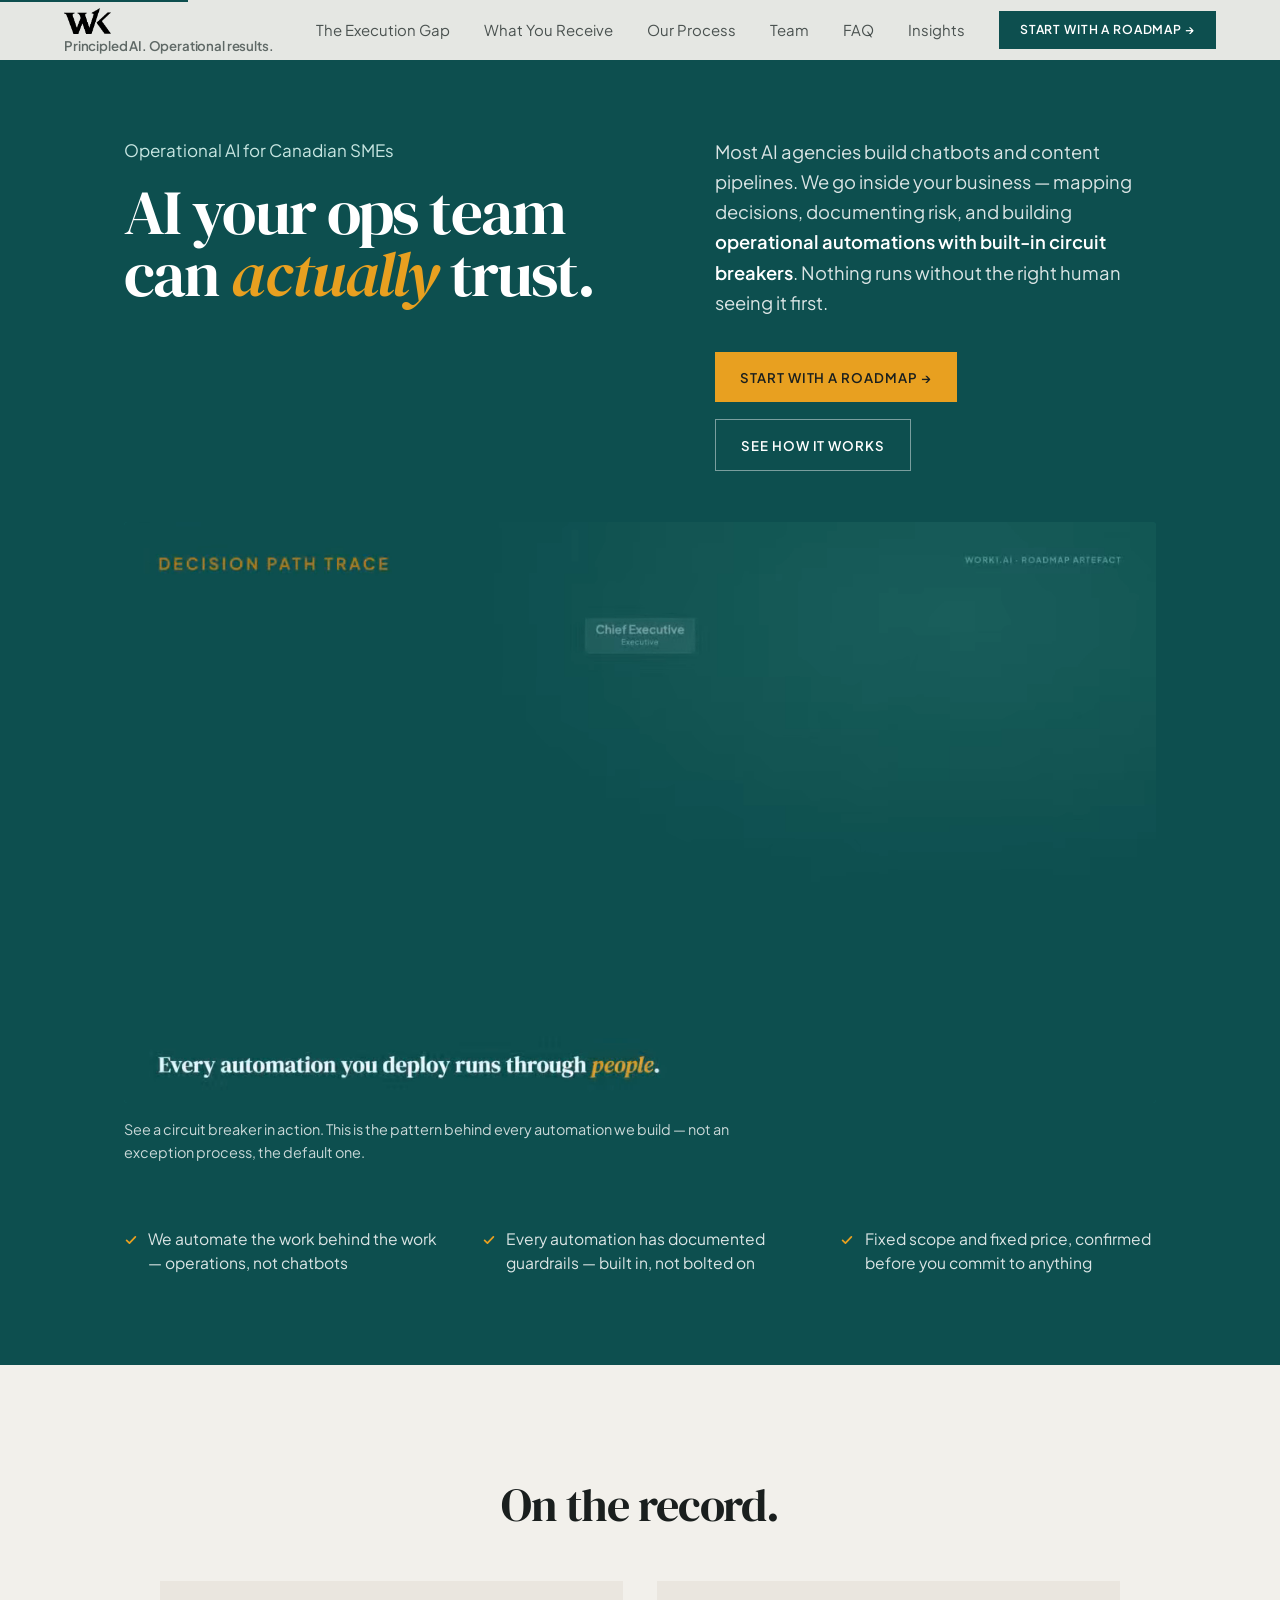
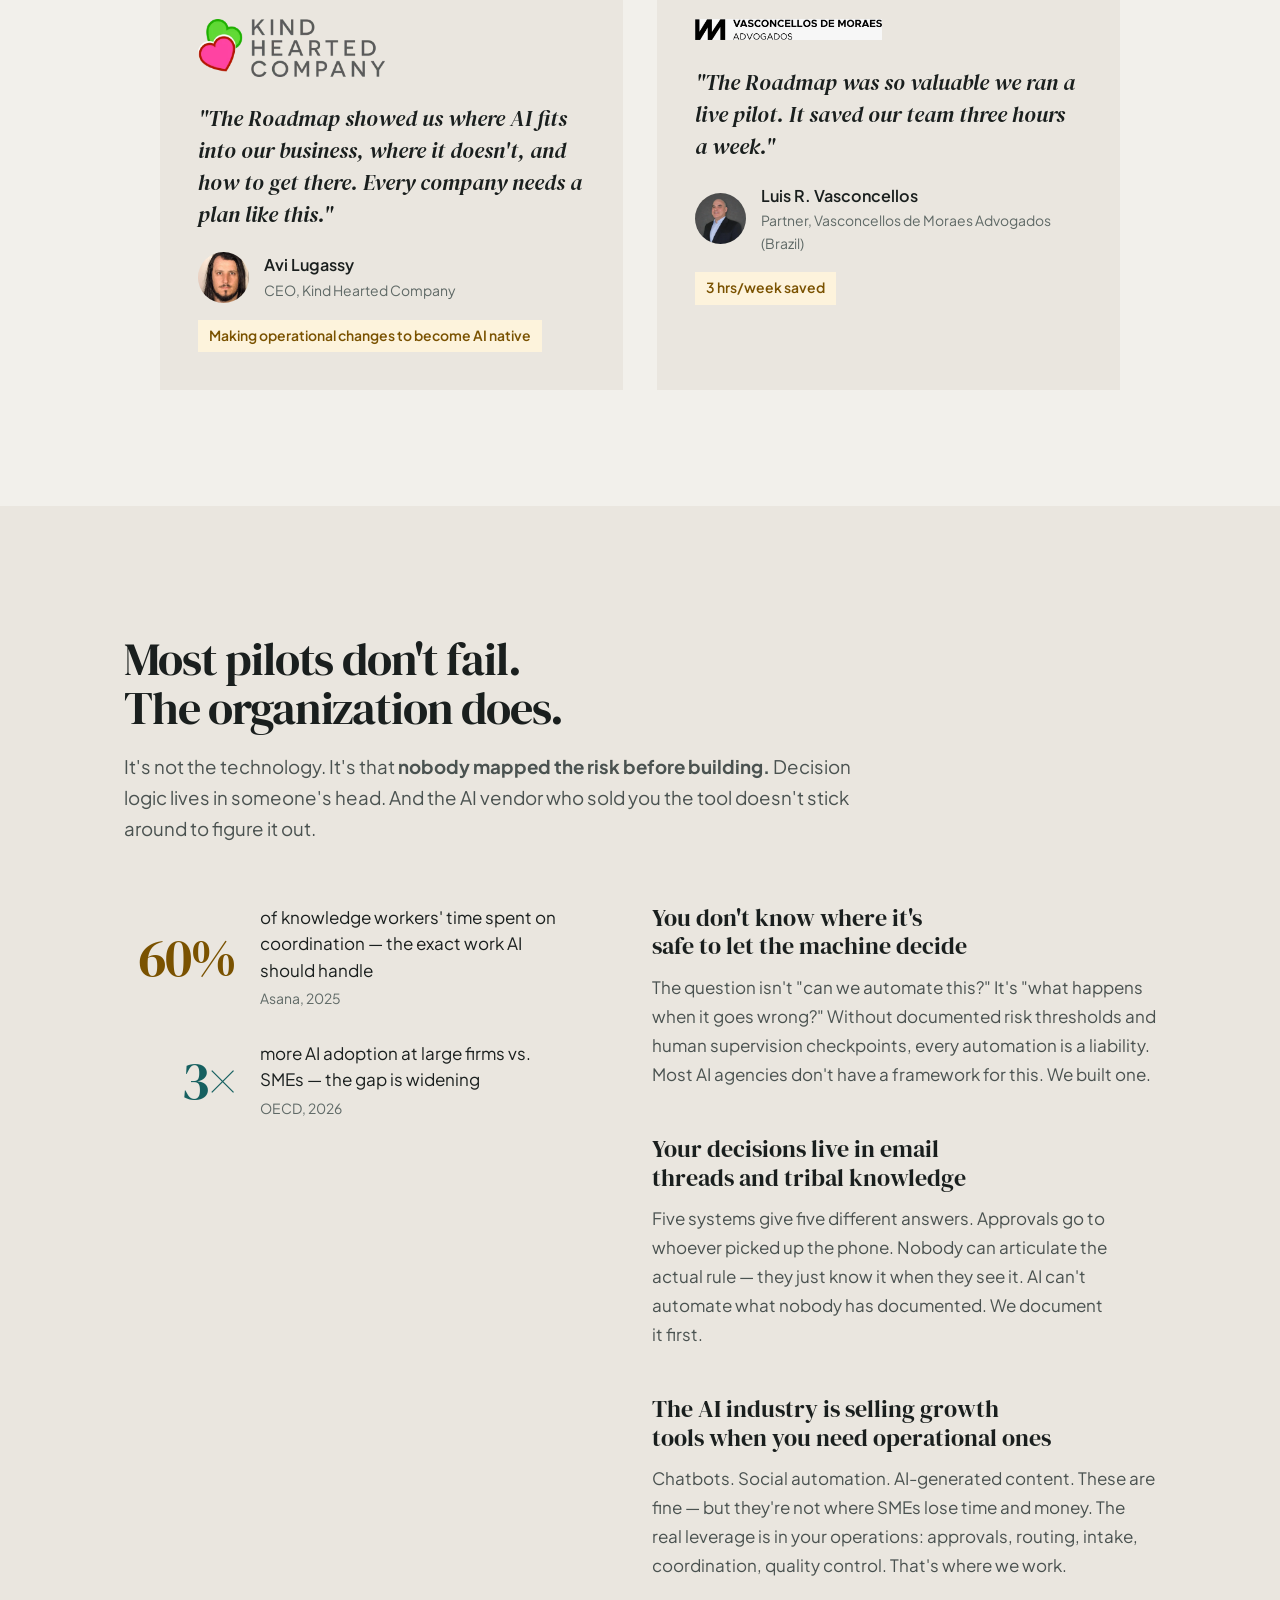
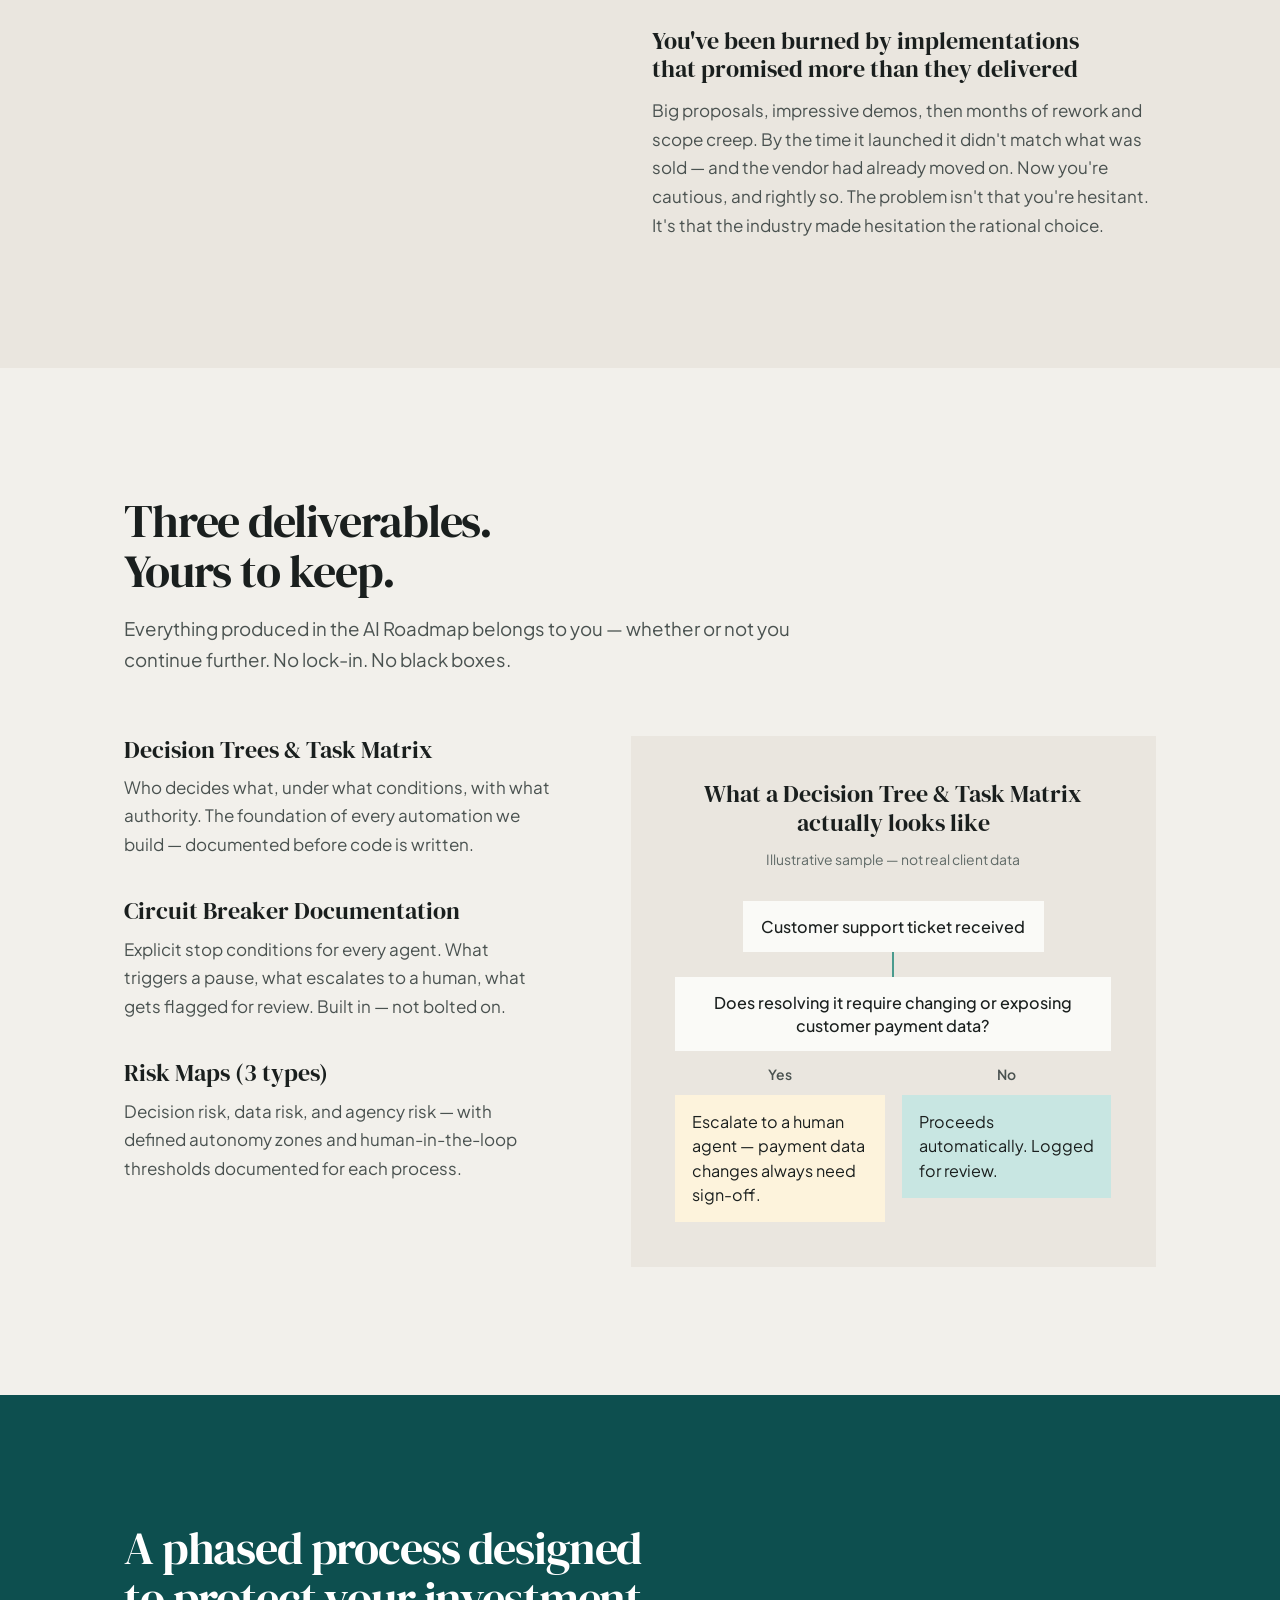
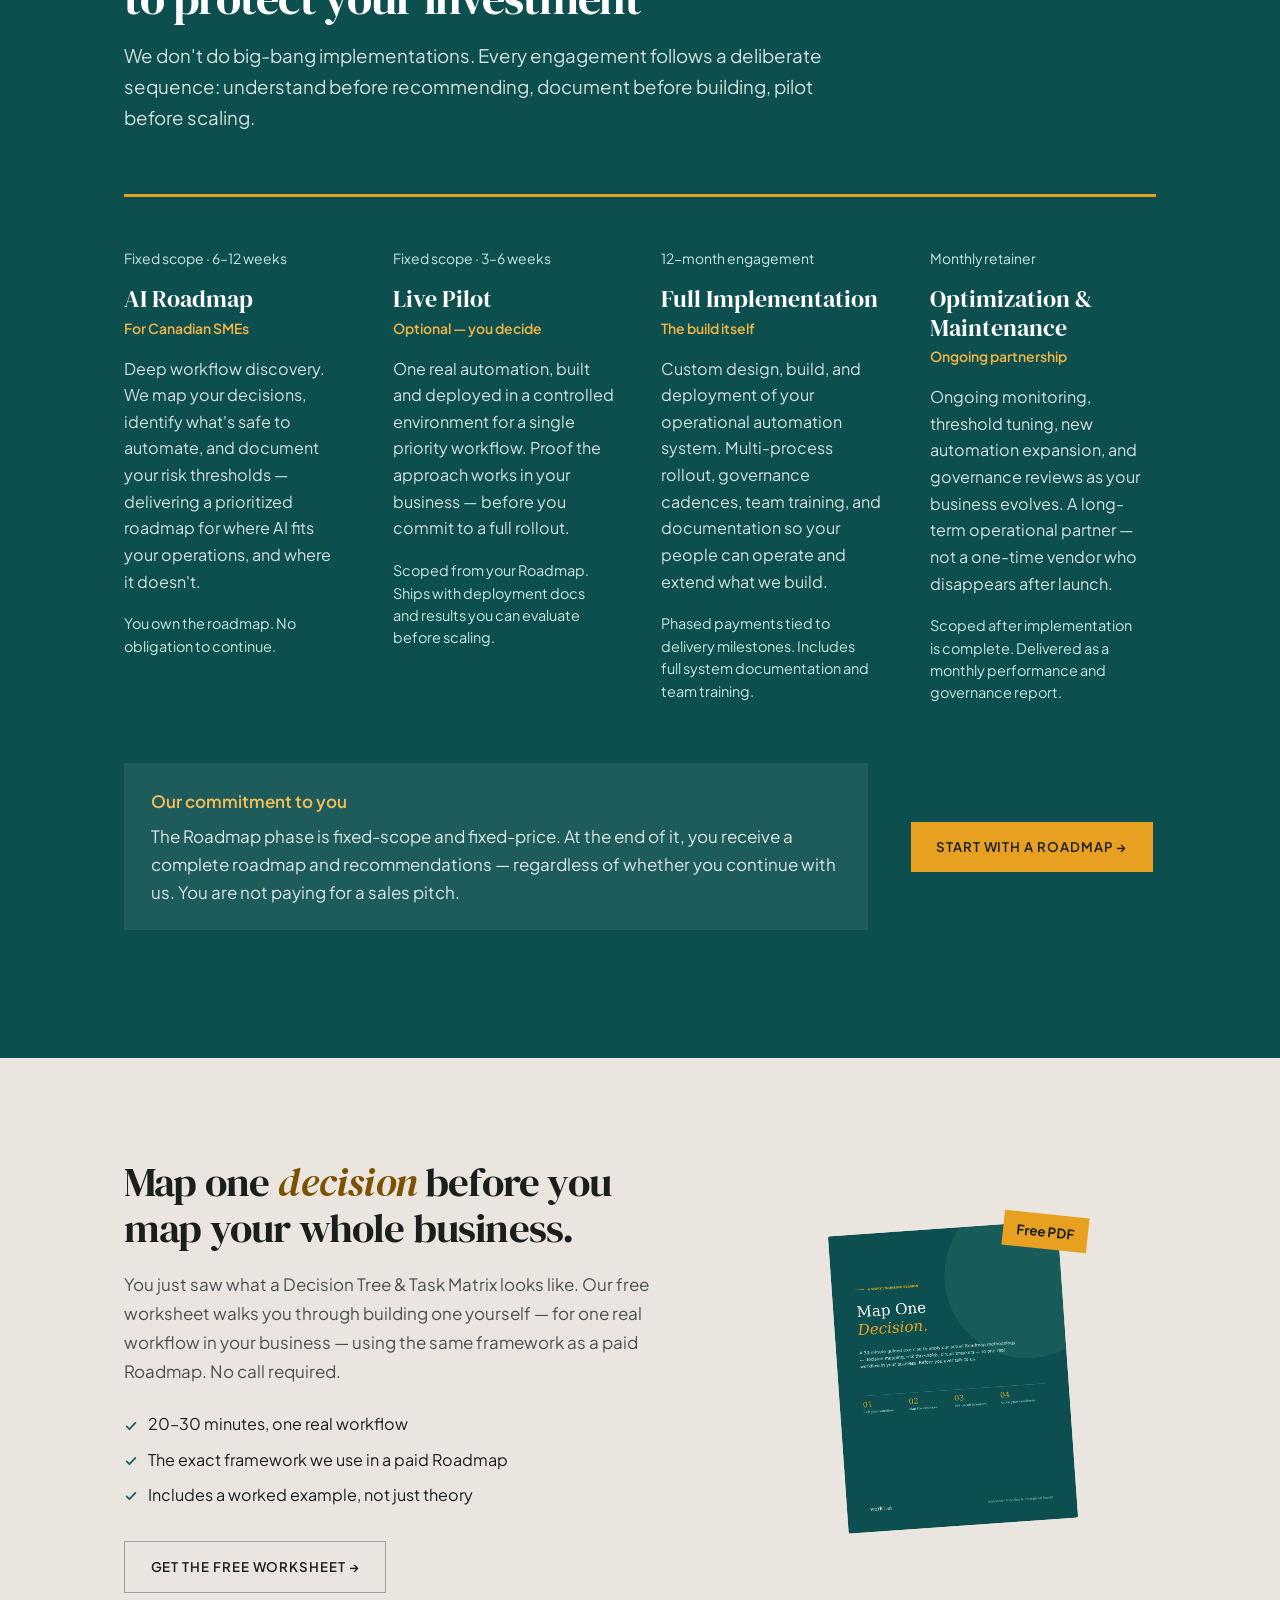
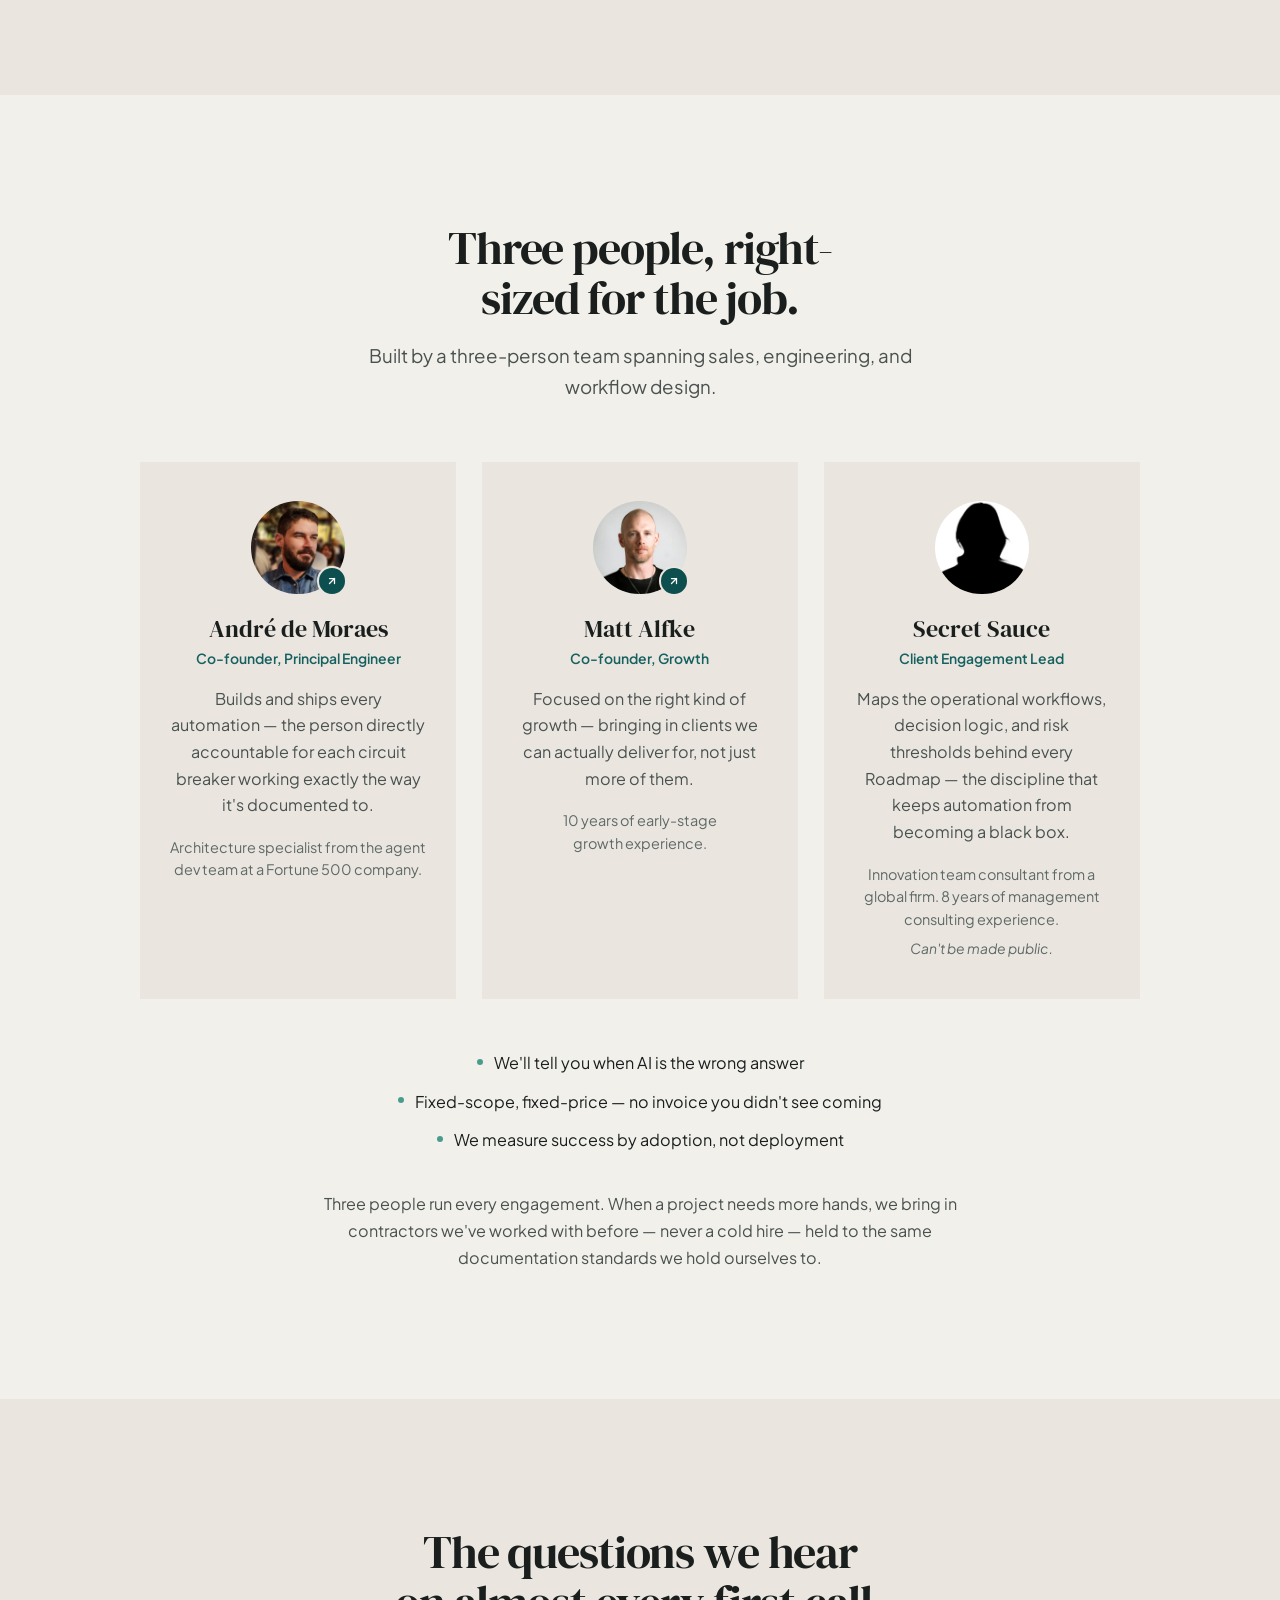
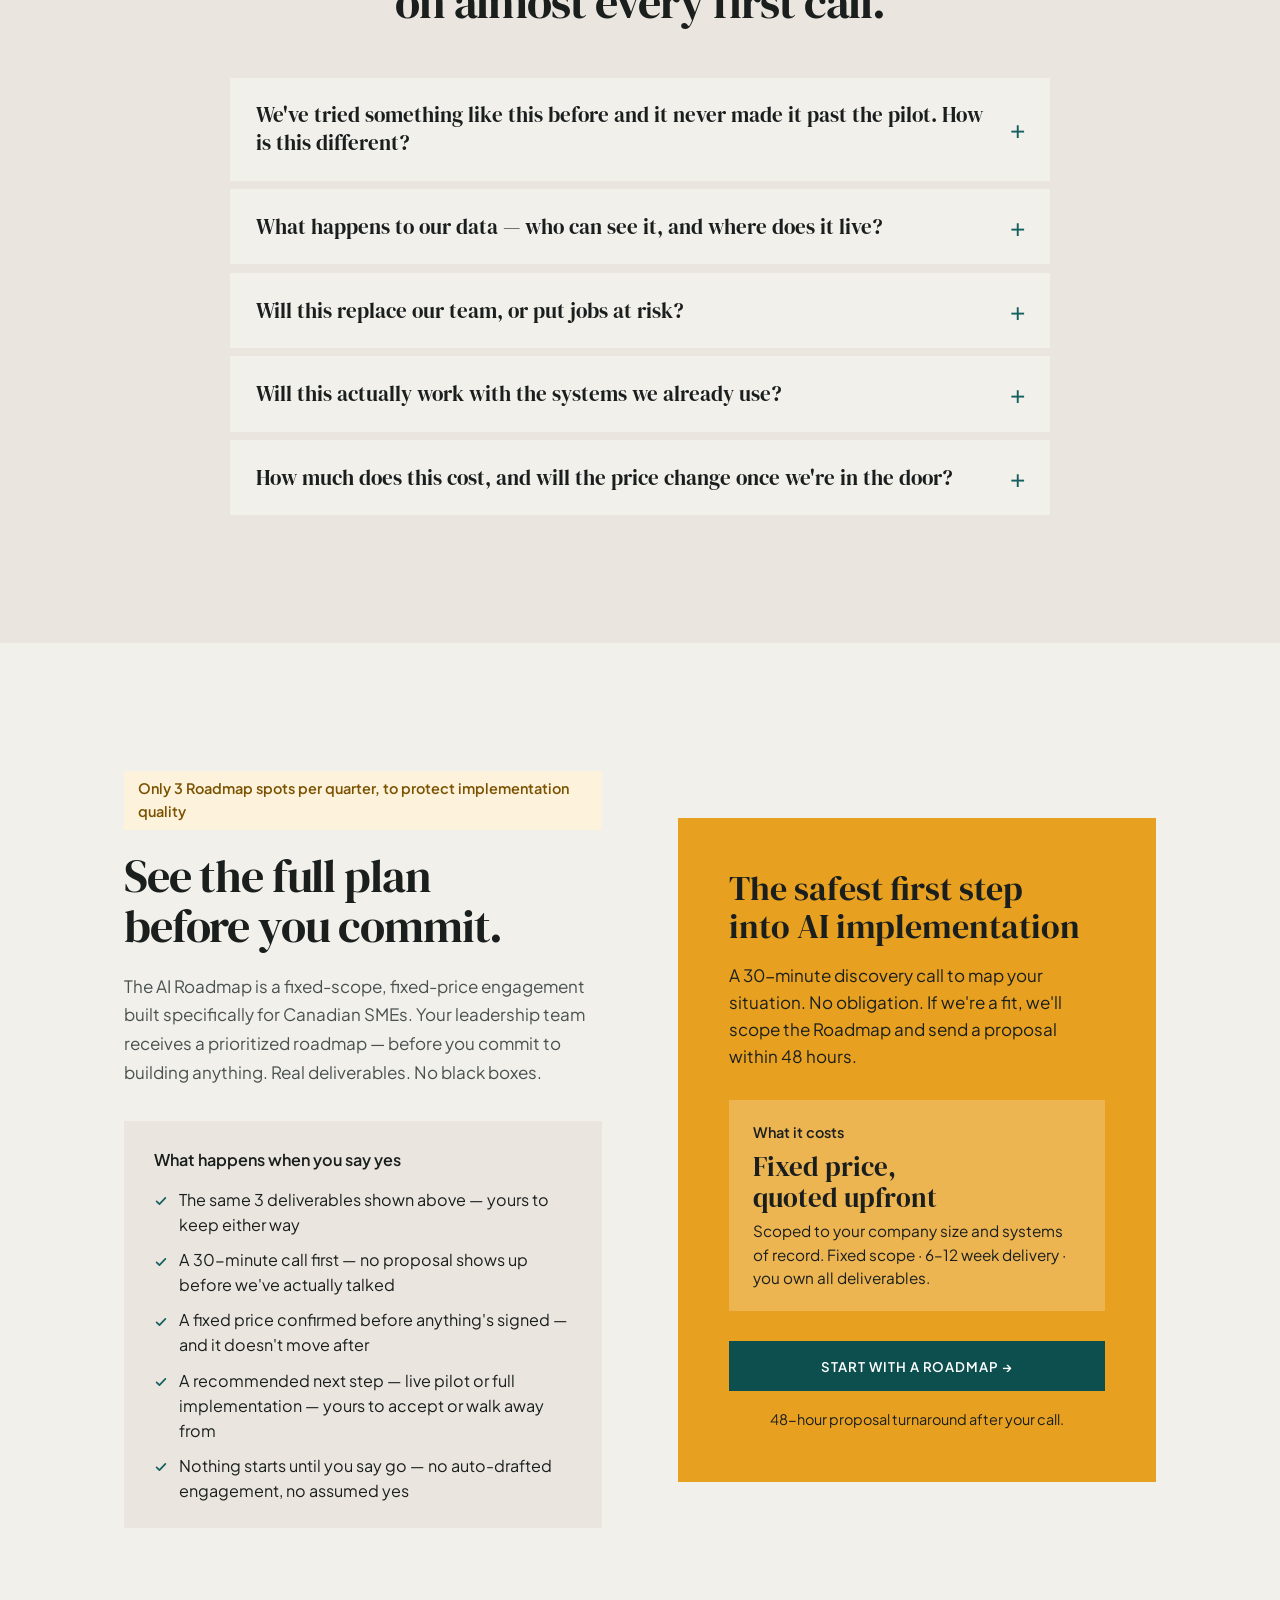
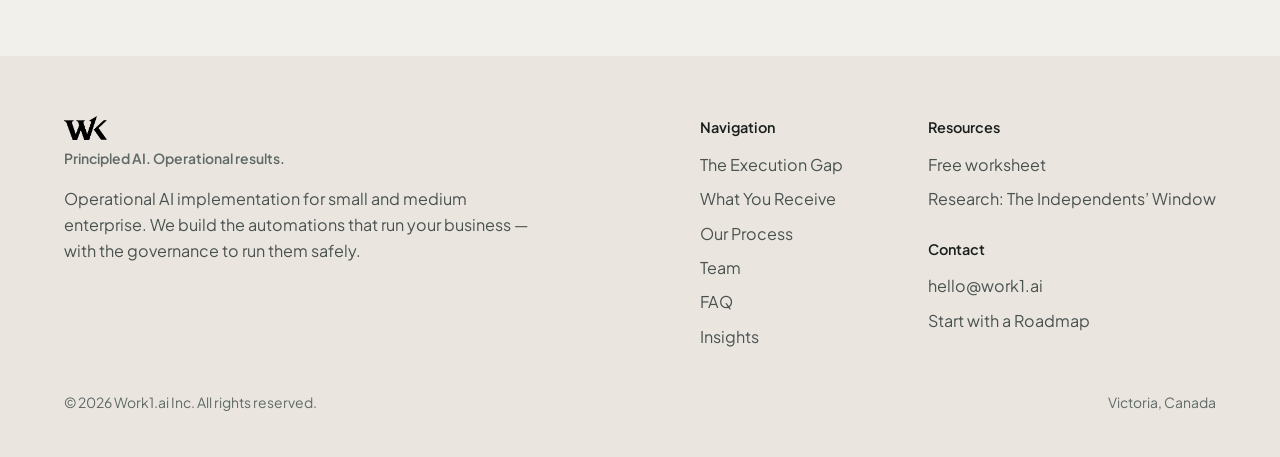
<file: index.html>
<!DOCTYPE html><html lang="en-CA"> <head><meta charset="UTF-8"><meta name="viewport" content="width=device-width, initial-scale=1.0"><title>AI Implementation for Canadian SMEs | Work1.ai</title><meta name="description" content="Work1.ai builds operational AI automations for Canadian small and medium businesses. Fixed-scope AI Roadmap with decision logic, risk mapping, and circuit breakers — before you commit to a pilot or full implementation."><link rel="canonical" href="https://work1.ai/"><!-- Open Graph --><meta property="og:title" content="AI Implementation for Canadian SMEs | Work1.ai"><meta property="og:description" content="Work1.ai builds operational AI automations for Canadian small and medium businesses. Fixed-scope AI Roadmap with decision logic, risk mapping, and circuit breakers — before you commit to a pilot or full implementation."><meta property="og:image" content="https://work1.ai/og-image.png?v=2"><meta property="og:image:width" content="1200"><meta property="og:image:height" content="630"><meta property="og:image:alt" content="Work1.ai — AI your ops team can actually trust. Operational AI for Canadian SMEs."><meta property="og:url" content="https://work1.ai/"><meta property="og:type" content="website"><meta property="og:locale" content="en_CA"><meta property="og:site_name" content="Work1.ai"><!-- Twitter Card --><meta name="twitter:card" content="summary_large_image"><meta name="twitter:title" content="AI Implementation for Canadian SMEs | Work1.ai"><meta name="twitter:description" content="Work1.ai builds operational AI automations for Canadian small and medium businesses. Fixed-scope AI Roadmap with decision logic, risk mapping, and circuit breakers — before you commit to a pilot or full implementation."><meta name="twitter:image" content="https://work1.ai/og-image.png?v=2"><meta name="twitter:image:alt" content="Work1.ai — AI your ops team can actually trust. Operational AI for Canadian SMEs."><!-- Geo-targeting --><link rel="alternate" hreflang="en-CA" href="https://work1.ai/"><meta name="geo.region" content="CA"><meta name="geo.placename" content="Victoria, British Columbia, Canada"><meta name="geo.position" content="48.4284;-123.3656"><meta name="ICBM" content="48.4284, -123.3656"><!-- Favicons --><link rel="icon" href="/favicon.ico?v=2" sizes="any"><link rel="apple-touch-icon" href="/apple-touch-icon.png?v=2" sizes="180x180"><link rel="preconnect" href="https://fonts.googleapis.com"><link rel="preconnect" href="https://fonts.gstatic.com" crossorigin><link href="https://fonts.googleapis.com/css2?family=DM+Serif+Display:ital@0;1&family=Plus+Jakarta+Sans:ital,wght@0,300;0,400;0,500;0,600;1,300&display=swap" rel="stylesheet"><script type="application/ld+json">{"@context":"https://schema.org","@graph":[{"@type":"Organization","@id":"https://work1.ai/#organization","name":"Work1.ai","url":"https://work1.ai","slogan":"Principled AI. Operational results.","logo":{"@type":"ImageObject","url":"https://work1.ai/logo.png","width":153,"height":85},"contactPoint":{"@type":"ContactPoint","email":"hello@work1.ai","contactType":"sales","availableLanguage":"English"},"employee":[{"@type":"Person","name":"André de Moraes","jobTitle":"Co-founder, Principal Engineer","sameAs":["https://www.linkedin.com/in/amancioandre/"]},{"@type":"Person","name":"Matt Alfke","jobTitle":"Co-founder, Growth","sameAs":["https://www.linkedin.com/in/mattalfke/"]}],"sameAs":[]},{"@type":"ProfessionalService","@id":"https://work1.ai/#professionalservice","name":"Work1.ai","url":"https://work1.ai","description":"Operational AI implementation for Canadian small and medium enterprises. Workflow discovery, decision logic documentation, risk mapping, and circuit breaker documentation.","parentOrganization":{"@id":"https://work1.ai/#organization"},"areaServed":{"@type":"Country","name":"Canada","sameAs":"https://en.wikipedia.org/wiki/Canada"},"address":{"@type":"PostalAddress","addressLocality":"Victoria","addressRegion":"BC","addressCountry":"CA"},"geo":{"@type":"GeoCoordinates","latitude":48.4284,"longitude":-123.3656},"priceRange":"$$$$","openingHours":"Mo-Fr 09:00-17:00","email":"hello@work1.ai","hasOfferCatalog":{"@id":"https://work1.ai/#offercatalog"}},{"@type":"OfferCatalog","@id":"https://work1.ai/#offercatalog","name":"Engagement phases","itemListElement":[{"@id":"https://work1.ai/#service-roadmap"},{"@id":"https://work1.ai/#service-pilot"},{"@id":"https://work1.ai/#service-implementation"},{"@id":"https://work1.ai/#service-optimization"}]},{"@type":"FAQPage","@id":"https://work1.ai/#faqpage","mainEntity":[{"@type":"Question","name":"We've tried something like this before and it never made it past the pilot. How is this different?","acceptedAnswer":{"@type":"Answer","text":"That's the norm, not the exception. Usually it's not the technology that stalls, it's that nobody documented the decision logic or risk thresholds before building, so nobody trusts the thing enough to expand it. That's the entire reason the Roadmap phase exists before any build starts: you get the decision logic, risk maps, and escalation rules on paper first. If a Live Pilot makes sense afterward, it's a separately scoped step you can say yes or no to — not a sunk cost you're already inside of."}},{"@type":"Question","name":"What happens to our data — who can see it, and where does it live?","acceptedAnswer":{"@type":"Answer","text":"Data security is consistently the single most-cited concern small businesses raise about AI adoption, ahead of cost or job impact — so we don't leave it implicit. Every workflow we map gets a documented data-risk assessment as part of your Risk Maps deliverable: what data the automation touches, what's sensitive, and where a human needs to see something before it moves. Nothing is assumed safe by default. If a step involves data you'd want a person to review first, that's built in as a circuit breaker, not an afterthought."}},{"@type":"Question","name":"Will this replace our team, or put jobs at risk?","acceptedAnswer":{"@type":"Answer","text":"Most small business owners don't think it will, and we're built around that view: 64% of small businesses don't believe AI will replace jobs in their industry within the next five years. We build toward the same outcome deliberately — we automate coordination and busywork (routing, approvals, status-chasing), not judgment calls, and every automation has a documented point where a named person reviews it. Our own deliverables ship as documentation your team can audit, and we measure our own success by whether your people actually adopt what we build, not just whether it got deployed."}},{"@type":"Question","name":"Will this actually work with the systems we already use?","acceptedAnswer":{"@type":"Answer","text":"This is the single most common technical objection we hear, and it's a fair one — 47% of small businesses run into integration headaches trying to bolt AI onto legacy systems. It's also exactly why the Roadmap starts with mapping your actual systems of record before we recommend anything. We're not selling a platform you have to migrate to; we document what you already run, where the data actually lives, and design around it. If something genuinely won't integrate cleanly, that comes out in the Roadmap — not six weeks into a build."}},{"@type":"Question","name":"How much does this cost, and will the price change once we're in the door?","acceptedAnswer":{"@type":"Answer","text":"Every Roadmap is scoped to your company size and the number of systems of record we need to map, so we quote your exact number on the discovery call — before you commit to anything. The Roadmap itself is fixed-scope and fixed-price: whatever we quote is what you pay, with no scope creep added mid-engagement. If we later scope a Live Pilot or Full Implementation, that's a separate, clearly priced step you decide on with the Roadmap findings already in hand — never a number that moves after you've already said yes. Book a 30-minute call and we'll walk you through the number for your business."}}]},{"@type":"Service","@id":"https://work1.ai/#service-roadmap","name":"AI Roadmap","description":"Deep workflow discovery. We map your decisions, identify what's safe to automate, and document your risk thresholds — delivering a prioritized roadmap for where AI fits your operations, and where it doesn't. Fixed scope, 6–12 weeks.","provider":{"@id":"https://work1.ai/#professionalservice"},"areaServed":{"@type":"Country","name":"Canada"},"serviceType":"AI Consulting","offers":{"@id":"https://work1.ai/#offer-roadmap"}},{"@type":"Offer","@id":"https://work1.ai/#offer-roadmap","name":"AI Roadmap","description":"Fixed-scope AI implementation roadmap for Canadian SMEs. Quoted on a discovery call from company size and number of systems of record.","priceCurrency":"CAD","availability":"https://schema.org/InStock","url":"https://meetings-na3.hubspot.com/matt-alfke","itemOffered":{"@id":"https://work1.ai/#service-roadmap"}},{"@type":"Service","@id":"https://work1.ai/#service-pilot","name":"Live Pilot","description":"One real automation, built and deployed in a controlled environment for a single priority workflow. Fixed scope, 3–6 weeks. Scoped from your Roadmap.","provider":{"@id":"https://work1.ai/#professionalservice"},"areaServed":{"@type":"Country","name":"Canada"},"serviceType":"AI Consulting"},{"@type":"Service","@id":"https://work1.ai/#service-implementation","name":"Full Implementation","description":"Custom design, build, and deployment of your operational automation system. Multi-process rollout, governance cadences, team training, and documentation. 12-month engagement.","provider":{"@id":"https://work1.ai/#professionalservice"},"areaServed":{"@type":"Country","name":"Canada"},"serviceType":"AI Implementation"},{"@type":"Service","@id":"https://work1.ai/#service-optimization","name":"Optimization & Maintenance","description":"Ongoing monitoring, threshold tuning, new automation expansion, and governance reviews as your business evolves. Monthly retainer.","provider":{"@id":"https://work1.ai/#professionalservice"},"areaServed":{"@type":"Country","name":"Canada"},"serviceType":"AI Managed Services"},{"@type":"WebSite","@id":"https://work1.ai/#website","name":"Work1.ai","url":"https://work1.ai","description":"Operational AI implementation for Canadian small and medium enterprises","publisher":{"@id":"https://work1.ai/#organization"}},{"@type":"WebPage","@id":"https://work1.ai/#webpage","url":"https://work1.ai","name":"AI Implementation for Canadian SMEs | Work1.ai","description":"Operational AI implementation for Canadian SMEs","isPartOf":{"@id":"https://work1.ai/#website"},"about":{"@id":"https://work1.ai/#professionalservice"},"dateModified":"2026-11-02","inLanguage":"en-CA","breadcrumb":{"@id":"https://work1.ai/#breadcrumb"}},{"@type":"BreadcrumbList","@id":"https://work1.ai/#breadcrumb","itemListElement":[{"@type":"ListItem","position":1,"name":"Home","item":"https://work1.ai/"}]}]}</script><link rel="stylesheet" href="/_astro/_id_.CWtEp9t9.css"></head> <body> <a href="#main-content" class="skip-link">Skip to main content</a>   <nav aria-label="Main navigation"> <a href="/" class="nav-logo" aria-label="Work1.ai home"> <img src="/_astro/logo-text-black.B_WvGTBp_Z9fixE.webp" alt="Work1.ai" loading="eager" decoding="async" fetchpriority="auto" width="153" height="85" class="nav-logo-img"> <span class="nav-logo-tagline">Principled AI. Operational results.</span> </a> <div class="nav-links"> <a href="/#problem" class="nav-link">The Execution Gap</a><a href="/#deliverables" class="nav-link">What You Receive</a><a href="/#process" class="nav-link">Our Process</a><a href="/#team" class="nav-link">Team</a><a href="/#faq" class="nav-link">FAQ</a><a href="/blog/" class="nav-link">Insights</a> <a href="https://meetings-na3.hubspot.com/matt-alfke" class="nav-cta" rel="noopener"> Start with a Roadmap → </a> </div> <button type="button" class="nav-toggle" aria-label="Open menu" aria-expanded="false" aria-controls="nav-mobile-menu"> <svg width="22" height="22" viewBox="0 0 24 24" fill="none" stroke="#1A1F1E" stroke-width="1.75" stroke-linecap="round" stroke-linejoin="round" aria-hidden="true"> <line x1="3" y1="6" x2="21" y2="6"></line> <line x1="3" y1="12" x2="21" y2="12"></line> <line x1="3" y1="18" x2="21" y2="18"></line> </svg> </button> </nav> <div class="nav-mobile-menu" id="nav-mobile-menu"> <a href="/#problem" class="nav-mobile-link">The Execution Gap</a><a href="/#deliverables" class="nav-mobile-link">What You Receive</a><a href="/#process" class="nav-mobile-link">Our Process</a><a href="/#team" class="nav-mobile-link">Team</a><a href="/#faq" class="nav-mobile-link">FAQ</a><a href="/blog/" class="nav-mobile-link">Insights</a> <a href="https://meetings-na3.hubspot.com/matt-alfke" class="nav-mobile-cta" rel="noopener"> Start with a Roadmap → </a> </div> <script>
  (function () {
    var navToggle = document.querySelector('.nav-toggle');
    var navMobileMenu = document.querySelector('.nav-mobile-menu');
    if (!navToggle || !navMobileMenu) return;

    navToggle.addEventListener('click', function () {
      var isOpen = navMobileMenu.classList.toggle('open');
      navToggle.setAttribute('aria-expanded', isOpen ? 'true' : 'false');
      navToggle.setAttribute('aria-label', isOpen ? 'Close menu' : 'Open menu');
    });

    navMobileMenu.querySelectorAll('a').forEach(function (link) {
      link.addEventListener('click', function () {
        navMobileMenu.classList.remove('open');
        navToggle.setAttribute('aria-expanded', 'false');
        navToggle.setAttribute('aria-label', 'Open menu');
      });
    });

    // Esc closes the menu — it is a fixed overlay, so it needs a keyboard exit.
    document.addEventListener('keydown', function (e) {
      if (e.key === 'Escape' && navMobileMenu.classList.contains('open')) {
        navMobileMenu.classList.remove('open');
        navToggle.setAttribute('aria-expanded', 'false');
        navToggle.setAttribute('aria-label', 'Open menu');
        navToggle.focus();
      }
    });
  })();
</script> <main id="main-content"> <section id="hero" aria-label="Introduction"> <div class="hero-inner"> <div class="hero-split"> <div class="hero-title"> <p class="hero-positioning">Operational AI for Canadian SMEs</p> <h1 class="hero-h1">AI your ops team can <em>actually</em> trust.</h1> </div> <div class="hero-copy"> <p class="hero-sub">
Most AI agencies build chatbots and content pipelines. We go inside your business — mapping decisions, documenting risk, and building <strong>operational automations
          with built-in circuit breakers</strong>. Nothing runs without the right human seeing it first.
</p> <div class="hero-actions"> <a href="https://meetings-na3.hubspot.com/matt-alfke" class="btn btn-primary" rel="noopener"> Start with a Roadmap → </a> <a href="#process" class="btn btn-outline">See how it works</a> </div> </div> </div> <figure class="hero-visual"> <video id="cb-video" class="cb-video" muted loop playsinline preload="metadata" poster="/media/org-workflow-trace-approval.jpg" width="1920" height="1080" aria-label="An automation pausing at a circuit breaker and routing the step to a human for approval"> <source src="/media/org-workflow-trace.webm" type="video/webm"> <source src="/media/org-workflow-trace.mp4" type="video/mp4"> </video> <figcaption class="cb-caption">See a circuit breaker in action. This is the pattern behind every automation we build — not an exception process, the default one.</figcaption> </figure> <ul class="hero-facts"> <li class="hero-fact"><svg class="check-mark" width="14" height="14" viewBox="0 0 16 16" fill="none" stroke="currentColor" stroke-width="2" stroke-linecap="round" stroke-linejoin="round" aria-hidden="true"> <path d="M3 8.5l3.2 3L13 4.5"></path> </svg> We automate the work behind the work — operations, not chatbots</li> <li class="hero-fact"><svg class="check-mark" width="14" height="14" viewBox="0 0 16 16" fill="none" stroke="currentColor" stroke-width="2" stroke-linecap="round" stroke-linejoin="round" aria-hidden="true"> <path d="M3 8.5l3.2 3L13 4.5"></path> </svg> Every automation has documented guardrails — built in, not bolted on</li> <li class="hero-fact"><svg class="check-mark" width="14" height="14" viewBox="0 0 16 16" fill="none" stroke="currentColor" stroke-width="2" stroke-linecap="round" stroke-linejoin="round" aria-hidden="true"> <path d="M3 8.5l3.2 3L13 4.5"></path> </svg> Fixed scope and fixed price, confirmed before you commit to anything</li> </ul> </div> </section> <script>
  (function () {
    // Play only while in view — saves bandwidth and battery versus blind
    // autoplay. Reduced-motion visitors keep the approval-frame poster.
    var cbVideo = document.getElementById('cb-video');
    if (!cbVideo || !('IntersectionObserver' in window)) return;

    if (window.matchMedia && window.matchMedia('(prefers-reduced-motion: reduce)').matches) return;

    var observer = new IntersectionObserver(
      function (entries) {
        entries.forEach(function (entry) {
          if (entry.isIntersecting) {
            cbVideo.play().catch(function () {});
          } else {
            cbVideo.pause();
          }
        });
      },
      { threshold: 0.35 }
    );
    observer.observe(cbVideo);
  })();
</script> <section id="testimonials" class="testimonials-section" aria-label="Client testimonials"> <div class="container"> <div class="testimonials-header reveal"> <h2 class="section-h">On the record.</h2> </div> <div class="testimonials-grid"> <div class="testimonial-card reveal reveal-delay-1"> <div class="proof-placeholder-wrap"> <img src="/_astro/testimonial-kind-hearted-logo.CJtVDebQ_Z20qycU.webp" alt="Kind Hearted Company" loading="lazy" decoding="async" fetchpriority="auto" width="600" height="184" class="proof-client-logo"> </div> <blockquote class="proof-quote">"The Roadmap showed us where AI fits into our business, where it doesn't, and how to get there. Every company needs a plan like this."</blockquote> <div class="proof-attribution"> <div class="proof-avatar-placeholder proof-avatar-photo"> <img src="/_astro/testimonial-avi-lugassy.DozcPjBj_Z2gnRRB.webp" alt="Avi Lugassy" loading="lazy" decoding="async" fetchpriority="auto" width="400" height="400"> </div> <div class="proof-attribution-text"> <div class="proof-client-name">Avi Lugassy</div> <div class="proof-client-role">CEO, Kind Hearted Company</div> </div> </div> <div class="proof-stat proof-stat-real">Making operational changes to become AI native</div> </div> <div class="testimonial-card reveal reveal-delay-2"> <div class="proof-placeholder-wrap"> <img src="/_astro/testimonial-vm-advogados.IMq1Uow9_1Gi0cY.webp" alt="Vasconcellos de Moraes Advogados" loading="lazy" decoding="async" fetchpriority="auto" width="658" height="73" class="proof-client-logo"> </div> <blockquote class="proof-quote">"The Roadmap was so valuable we ran a live pilot. It saved our team three hours a week."</blockquote> <div class="proof-attribution"> <div class="proof-avatar-placeholder proof-avatar-photo"> <img src="/_astro/testimonial-luis-vasconcellos.DY1_76HR_1HYT3t.webp" alt="Luis R. Vasconcellos" loading="lazy" decoding="async" fetchpriority="auto" width="640" height="640"> </div> <div class="proof-attribution-text"> <div class="proof-client-name">Luis R. Vasconcellos</div> <div class="proof-client-role">Partner, Vasconcellos de Moraes Advogados (Brazil)</div> </div> </div> <div class="proof-stat proof-stat-real">3 hrs/week saved</div> </div> </div> </div> </section> <section id="problem" aria-label="The execution gap"> <div class="container"> <div class="problem-header reveal"> <h2 class="section-h">Most pilots don't fail. The organization does.</h2> <p class="section-intro">It's not the technology. It's that <strong>nobody mapped the risk before building.</strong> Decision logic lives in someone's head. And the AI vendor who sold you the tool doesn't stick around to figure it out.</p> </div> <div class="problem-grid"> <div class="problem-sticky reveal"> <div class="stat-row"> <div class="stat-item"> <div class="stat-num">60%</div> <div> <div class="stat-text">of knowledge workers' time spent on coordination — the exact work AI should handle</div> <div class="stat-source">Asana, 2025</div> </div> </div> <div class="stat-item"> <div class="stat-num">3×</div> <div> <div class="stat-text">more AI adoption at large firms vs. SMEs — the gap is widening</div> <div class="stat-source">OECD, 2026</div> </div> </div> </div> </div> <div class="problem-cards"> <div class="problem-card reveal reveal-delay-1"> <h3>You don't know where it's safe to let the machine decide</h3> <p>The question isn't "can we automate this?" It's "what happens when it goes wrong?" Without documented risk thresholds and human supervision checkpoints, every automation is a liability. Most AI agencies don't have a framework for this. We built one.</p> </div> <div class="problem-card reveal reveal-delay-2"> <h3>Your decisions live in email threads and tribal knowledge</h3> <p>Five systems give five different answers. Approvals go to whoever picked up the phone. Nobody can articulate the actual rule — they just know it when they see it. AI can't automate what nobody has documented. We document it first.</p> </div> <div class="problem-card reveal reveal-delay-3"> <h3>The AI industry is selling growth tools when you need operational ones</h3> <p>Chatbots. Social automation. AI-generated content. These are fine — but they're not where SMEs lose time and money. The real leverage is in your operations: approvals, routing, intake, coordination, quality control. That's where we work.</p> </div> <div class="problem-card reveal reveal-delay-4"> <h3>You've been burned by implementations that promised more than they delivered</h3> <p>Big proposals, impressive demos, then months of rework and scope creep. By the time it launched it didn't match what was sold — and the vendor had already moved on. Now you're cautious, and rightly so. The problem isn't that you're hesitant. It's that the industry made hesitation the rational choice.</p> </div> </div> </div> </div> </section> <section id="deliverables" aria-label="What you receive"> <div class="container"> <div class="del-header reveal"> <h2 class="section-h">Three deliverables.<br>Yours to keep.</h2> <p class="section-intro">Everything produced in the AI Roadmap belongs to you — whether or not you continue further. No lock-in. No black boxes.</p> </div> <div class="del-layout"> <ul class="del-list"> <li class="del-item reveal reveal-delay-1"> <h3>Decision Trees &amp; Task Matrix</h3> <p>Who decides what, under what conditions, with what authority. The foundation of every automation we build — documented before code is written.</p> </li> <li class="del-item reveal reveal-delay-2"> <h3>Circuit Breaker Documentation</h3> <p>Explicit stop conditions for every agent. What triggers a pause, what escalates to a human, what gets flagged for review. Built in — not bolted on.</p> </li> <li class="del-item reveal reveal-delay-3"> <h3>Risk Maps (3 types)</h3> <p>Decision risk, data risk, and agency risk — with defined autonomy zones and human-in-the-loop thresholds documented for each process.</p> </li> </ul> <figure class="sample-deliverable reveal reveal-delay-1"> <figcaption> <h3>What a Decision Tree &amp; Task Matrix actually looks like</h3> <span class="sample-badge">Illustrative sample — not real client data</span> </figcaption> <div class="tree-node">Customer support ticket received</div> <div class="tree-connector-v"></div> <div class="tree-decision">Does resolving it require changing or exposing customer payment data?</div> <div class="tree-branches"> <div> <div class="tree-branch-label">Yes</div> <div class="tree-outcome tree-outcome-escalate">Escalate to a human agent — payment data changes always need sign-off.</div> </div> <div> <div class="tree-branch-label">No</div> <div class="tree-outcome tree-outcome-auto">Proceeds automatically. Logged for review.</div> </div> </div> </figure> </div> </div> </section> <section id="process" aria-label="Our process"> <div class="container"> <div class="process-top reveal"> <h2 class="section-h">A phased process designed to protect your investment</h2> <p class="section-intro">We don't do big-bang implementations. Every engagement follows a deliberate sequence: understand before recommending, document before building, pilot before scaling.</p> </div> <div class="phases-progress"><div class="phases-progress-fill"></div></div> <ol class="phases-flow phases-flow-4"> <li class="phase-flow reveal"> <div class="phase-flow-badge">Fixed scope · 6–12 weeks</div> <h3>AI Roadmap</h3> <span class="phase-flow-tag">For Canadian SMEs</span> <p>Deep workflow discovery. We map your decisions, identify what&#39;s safe to automate, and document your risk thresholds — delivering a prioritized roadmap for where AI fits your operations, and where it doesn&#39;t.</p> <div class="phase-flow-note">You own the roadmap. No obligation to continue.</div> </li><li class="phase-flow reveal reveal-delay-1"> <div class="phase-flow-badge">Fixed scope · 3–6 weeks</div> <h3>Live Pilot</h3> <span class="phase-flow-tag">Optional — you decide</span> <p>One real automation, built and deployed in a controlled environment for a single priority workflow. Proof the approach works in your business — before you commit to a full rollout.</p> <div class="phase-flow-note">Scoped from your Roadmap. Ships with deployment docs and results you can evaluate before scaling.</div> </li><li class="phase-flow reveal reveal-delay-2"> <div class="phase-flow-badge">12-month engagement</div> <h3>Full Implementation</h3> <span class="phase-flow-tag">The build itself</span> <p>Custom design, build, and deployment of your operational automation system. Multi-process rollout, governance cadences, team training, and documentation so your people can operate and extend what we build.</p> <div class="phase-flow-note">Phased payments tied to delivery milestones. Includes full system documentation and team training.</div> </li><li class="phase-flow reveal reveal-delay-3"> <div class="phase-flow-badge">Monthly retainer</div> <h3>Optimization &amp; Maintenance</h3> <span class="phase-flow-tag">Ongoing partnership</span> <p>Ongoing monitoring, threshold tuning, new automation expansion, and governance reviews as your business evolves. A long-term operational partner — not a one-time vendor who disappears after launch.</p> <div class="phase-flow-note">Scoped after implementation is complete. Delivered as a monthly performance and governance report.</div> </li> </ol> <div class="process-close reveal"> <div class="process-note"> <strong>Our commitment to you</strong>
The Roadmap phase is fixed-scope and fixed-price. At the end of it, you receive a complete roadmap and recommendations — regardless of whether you continue with us. You are not paying for a sales pitch.
</div> <a href="https://meetings-na3.hubspot.com/matt-alfke" class="btn btn-primary" rel="noopener"> Start with a Roadmap → </a> </div> </div> </section> <script>
  (function () {
    // A trace line fills in behind the phase numbers as each scrolls into
    // view, so the four cards read as one sequence rather than four boxes
    // fading in identically.
    var phaseEls = Array.prototype.slice.call(document.querySelectorAll('.phase-flow'));
    var phasesFill = document.querySelector('.phases-progress-fill');
    if (!phaseEls.length || !phasesFill || !('IntersectionObserver' in window)) return;

    var total = phaseEls.length;
    var maxPct = 0;
    var observer = new IntersectionObserver(
      function (entries) {
        entries.forEach(function (entry) {
          if (!entry.isIntersecting) return;
          var pct = ((phaseEls.indexOf(entry.target) + 1) / total) * 100;
          if (pct > maxPct) {
            maxPct = pct;
            phasesFill.style.width = maxPct + '%';
          }
        });
      },
      { threshold: 0.5 }
    );
    phaseEls.forEach(function (el) {
      observer.observe(el);
    });
  })();
</script> <section id="worksheet" class="lead-magnet-section" aria-label="Free worksheet"> <div class="container lead-magnet-inner"> <div class="lead-magnet-content reveal"> <h2 class="lead-magnet-h">Map one <em>decision</em> before you map your whole business.</h2> <p class="lead-magnet-sub">You just saw what a Decision Tree &amp; Task Matrix looks like. Our free worksheet walks you through building one yourself — for one real workflow in your business — using the same framework as a paid Roadmap. No call required.</p> <ul class="lead-magnet-facts"> <li class="lead-magnet-fact"><svg class="check-mark" width="14" height="14" viewBox="0 0 16 16" fill="none" stroke="currentColor" stroke-width="2" stroke-linecap="round" stroke-linejoin="round" aria-hidden="true"> <path d="M3 8.5l3.2 3L13 4.5"></path> </svg> 20–30 minutes, one real workflow</li> <li class="lead-magnet-fact"><svg class="check-mark" width="14" height="14" viewBox="0 0 16 16" fill="none" stroke="currentColor" stroke-width="2" stroke-linecap="round" stroke-linejoin="round" aria-hidden="true"> <path d="M3 8.5l3.2 3L13 4.5"></path> </svg> The exact framework we use in a paid Roadmap</li> <li class="lead-magnet-fact"><svg class="check-mark" width="14" height="14" viewBox="0 0 16 16" fill="none" stroke="currentColor" stroke-width="2" stroke-linecap="round" stroke-linejoin="round" aria-hidden="true"> <path d="M3 8.5l3.2 3L13 4.5"></path> </svg> Includes a worked example, not just theory</li> </ul> <a href="/map-one-decision/" class="btn btn-ghost">Get the free worksheet →</a> </div> <div class="lead-magnet-visual reveal reveal-delay-1"> <div class="lead-magnet-cover-wrap"> <div class="lead-magnet-badge">Free PDF</div> <img src="/_astro/worksheet-cover.CNw3AZpJ_264dr5.webp" alt="Map One Decision worksheet cover" loading="lazy" decoding="async" fetchpriority="auto" width="900" height="1165" class="lead-magnet-cover-img"> </div> </div> </div> </section> <section id="team" class="team-section" aria-label="Who's behind this"> <div class="container"> <div class="team-header reveal"> <h2 class="section-h">Three people, right-sized for the job.</h2> <p class="section-intro section-intro-centred">Built by a three-person team spanning sales, engineering, and workflow design.</p> </div> <div class="team-grid"> <div class="team-card reveal reveal-delay-1"> <div class="team-photo-wrap"> <div class="team-photo-placeholder team-photo-real"> <img src="/_astro/team-andre-de-moraes.CiIIykZP_Z2g7omw.webp" alt="André de Moraes" loading="lazy" decoding="async" fetchpriority="auto" width="400" height="400"> </div> <a href="https://www.linkedin.com/in/amancioandre/" target="_blank" rel="noopener noreferrer" class="team-linkedin-badge" aria-label="André de Moraes on LinkedIn"> <svg width="12" height="12" viewBox="0 0 24 24" fill="none" stroke="currentColor" stroke-width="2.5" stroke-linecap="round" stroke-linejoin="round" aria-hidden="true"> <path d="M7 17L17 7"></path> <path d="M7 7h10v10"></path> </svg> </a> </div> <h3 class="team-name">André de Moraes</h3> <div class="team-role">Co-founder, Principal Engineer</div> <p class="team-bio">Builds and ships every automation — the person directly accountable for each circuit breaker working exactly the way it&#39;s documented to.</p> <p class="team-credential">Architecture specialist from the agent dev team at a Fortune 500 company.</p>  </div><div class="team-card reveal reveal-delay-2"> <div class="team-photo-wrap"> <div class="team-photo-placeholder team-photo-real"> <img src="/_astro/team-matt-alfke.DKRVoHCf_Z23HBDo.webp" alt="Matt Alfke" loading="lazy" decoding="async" fetchpriority="auto" width="400" height="400"> </div> <a href="https://www.linkedin.com/in/mattalfke/" target="_blank" rel="noopener noreferrer" class="team-linkedin-badge" aria-label="Matt Alfke on LinkedIn"> <svg width="12" height="12" viewBox="0 0 24 24" fill="none" stroke="currentColor" stroke-width="2.5" stroke-linecap="round" stroke-linejoin="round" aria-hidden="true"> <path d="M7 17L17 7"></path> <path d="M7 7h10v10"></path> </svg> </a> </div> <h3 class="team-name">Matt Alfke</h3> <div class="team-role">Co-founder, Growth</div> <p class="team-bio">Focused on the right kind of growth — bringing in clients we can actually deliver for, not just more of them.</p> <p class="team-credential">10 years of early-stage growth experience.</p>  </div><div class="team-card reveal reveal-delay-3"> <div class="team-photo-wrap"> <div class="team-photo-placeholder team-photo-real"> <img src="/_astro/team-secret-sauce.DxvLuw3q_X1XgC.webp" alt="Team member — identity withheld" loading="lazy" decoding="async" fetchpriority="auto" width="400" height="400"> </div>  </div> <h3 class="team-name">Secret Sauce</h3> <div class="team-role">Client Engagement Lead</div> <p class="team-bio">Maps the operational workflows, decision logic, and risk thresholds behind every Roadmap — the discipline that keeps automation from becoming a black box.</p> <p class="team-credential">Innovation team consultant from a global firm. 8 years of management consulting experience.</p> <p class="team-status-note">Can&#39;t be made public.</p> </div> </div> <div class="team-tags reveal"> <span>We'll tell you when AI is the wrong answer</span> <span>Fixed-scope, fixed-price — no invoice you didn't see coming</span> <span>We measure success by adoption, not deployment</span> </div> <p class="team-bench-note reveal">Three people run every engagement. When a project needs more hands, we bring in contractors we've worked with before — never a cold hire — held to the same documentation standards we hold ourselves to.</p> </div> </section> <section id="faq" class="faq-section" aria-label="Common questions"> <div class="container"> <div class="faq-header reveal"> <h2 class="section-h">The questions we hear on almost every first call.</h2> </div> <div class="faq-list reveal"> <details class="faq-item"> <summary>We&#39;ve tried something like this before and it never made it past the pilot. How is this different?<span class="faq-toggle-icon" aria-hidden="true">+</span></summary> <div class="faq-answer"> That's the norm, not the exception. Usually it's not the technology that stalls, it's that nobody documented the decision logic or risk thresholds before building, so nobody trusts the thing enough to expand it. That's the entire reason the Roadmap phase exists before any build starts: you get the decision logic, risk maps, and escalation rules on paper first. If a Live Pilot makes sense afterward, it's a separately scoped step you can say yes or no to — not a sunk cost you're already inside of.  </div> </details><details class="faq-item"> <summary>What happens to our data — who can see it, and where does it live?<span class="faq-toggle-icon" aria-hidden="true">+</span></summary> <div class="faq-answer"> Data security is consistently the single most-cited concern small businesses raise about AI adoption, ahead of cost or job impact — so we don't leave it implicit. Every workflow we map gets a documented data-risk assessment as part of your Risk Maps deliverable: what data the automation touches, what's sensitive, and where a human needs to see something before it moves. Nothing is assumed safe by default. If a step involves data you'd want a person to review first, that's built in as a circuit breaker, not an afterthought. <span class="faq-source">
Source:  Constant Contact / Statista, SMB AI Adoption Survey </span> </div> </details><details class="faq-item"> <summary>Will this replace our team, or put jobs at risk?<span class="faq-toggle-icon" aria-hidden="true">+</span></summary> <div class="faq-answer"> Most small business owners don't think it will, and we're built around that view: <span class="faq-stat">64%</span> of small businesses don't believe AI will replace jobs in their industry within the next five years. We build toward the same outcome deliberately — we automate coordination and busywork (routing, approvals, status-chasing), not judgment calls, and every automation has a documented point where a named person reviews it. Our own deliverables ship as documentation your team can audit, and we measure our own success by whether your people actually adopt what we build, not just whether it got deployed. <span class="faq-source">
Source:  Comerica Small Business Pulse Index, 2025 </span> </div> </details><details class="faq-item"> <summary>Will this actually work with the systems we already use?<span class="faq-toggle-icon" aria-hidden="true">+</span></summary> <div class="faq-answer"> This is the single most common technical objection we hear, and it's a fair one — <span class="faq-stat">47%</span> of small businesses run into integration headaches trying to bolt AI onto legacy systems. It's also exactly why the Roadmap starts with mapping your actual systems of record before we recommend anything. We're not selling a platform you have to migrate to; we document what you already run, where the data actually lives, and design around it. If something genuinely won't integrate cleanly, that comes out in the Roadmap — not six weeks into a build. <span class="faq-source">
Source:  First Movers, AI Consulting for Small Business, 2026 </span> </div> </details><details class="faq-item"> <summary>How much does this cost, and will the price change once we&#39;re in the door?<span class="faq-toggle-icon" aria-hidden="true">+</span></summary> <div class="faq-answer"> Every Roadmap is scoped to your company size and the number of systems of record we need to map, so we quote your exact number on the discovery call — before you commit to anything. The Roadmap itself is fixed-scope and fixed-price: whatever we quote is what you pay, with no scope creep added mid-engagement. If we later scope a Live Pilot or Full Implementation, that's a separate, clearly priced step you decide on with the Roadmap findings already in hand — never a number that moves after you've already said yes. <a href="https://meetings-na3.hubspot.com/matt-alfke" rel="noopener">Book a 30-minute call</a> and we'll walk you through the number for your business.  </div> </details> </div> </div> </section> <section id="cta" aria-label="Get started"> <div class="container"> <div class="cta-grid"> <div class="cta-left reveal"> <div class="cta-scarcity">Only 3 Roadmap spots per quarter, to protect implementation quality</div> <h2>See the full plan<br>before you commit.</h2> <p>The AI Roadmap is a fixed-scope, fixed-price engagement built specifically for Canadian SMEs. Your leadership team receives a prioritized roadmap — before you commit to building anything. Real deliverables. No black boxes.</p> <div class="cta-checklist"> <div class="cta-checklist-title">What happens when you say yes</div> <div class="cta-check"><svg class="check-mark" width="14" height="14" viewBox="0 0 16 16" fill="none" stroke="currentColor" stroke-width="2" stroke-linecap="round" stroke-linejoin="round" aria-hidden="true"> <path d="M3 8.5l3.2 3L13 4.5"></path> </svg> The same 3 deliverables shown above — yours to keep either way</div> <div class="cta-check"><svg class="check-mark" width="14" height="14" viewBox="0 0 16 16" fill="none" stroke="currentColor" stroke-width="2" stroke-linecap="round" stroke-linejoin="round" aria-hidden="true"> <path d="M3 8.5l3.2 3L13 4.5"></path> </svg> A 30-minute call first — no proposal shows up before we've actually talked</div> <div class="cta-check"><svg class="check-mark" width="14" height="14" viewBox="0 0 16 16" fill="none" stroke="currentColor" stroke-width="2" stroke-linecap="round" stroke-linejoin="round" aria-hidden="true"> <path d="M3 8.5l3.2 3L13 4.5"></path> </svg> A fixed price confirmed before anything's signed — and it doesn't move after</div> <div class="cta-check"><svg class="check-mark" width="14" height="14" viewBox="0 0 16 16" fill="none" stroke="currentColor" stroke-width="2" stroke-linecap="round" stroke-linejoin="round" aria-hidden="true"> <path d="M3 8.5l3.2 3L13 4.5"></path> </svg> A recommended next step — live pilot or full implementation — yours to accept or walk away from</div> <div class="cta-check"><svg class="check-mark" width="14" height="14" viewBox="0 0 16 16" fill="none" stroke="currentColor" stroke-width="2" stroke-linecap="round" stroke-linejoin="round" aria-hidden="true"> <path d="M3 8.5l3.2 3L13 4.5"></path> </svg> Nothing starts until you say go — no auto-drafted engagement, no assumed yes</div> </div> </div> <div class="cta-right reveal reveal-delay-2"> <div class="cta-right-inner"> <h3>The safest first step into AI implementation</h3> <p>A 30-minute discovery call to map your situation. No obligation. If we're a fit, we'll scope the Roadmap and send a proposal within 48 hours.</p> <div class="cta-price-block"> <div class="cta-price-eyebrow">What it costs</div> <div class="cta-price">Fixed price,<br>quoted upfront</div> <div class="cta-price-detail">Scoped to your company size and systems of record. Fixed scope · 6–12 week delivery · you own all deliverables.</div> </div> <a href="https://meetings-na3.hubspot.com/matt-alfke" class="btn btn-teal cta-right-btn" rel="noopener"> Start with a Roadmap → </a> <div class="cta-bottom-note">48-hour proposal turnaround after your call.</div> </div> </div> </div> </div> </section> </main> <footer role="contentinfo"> <div class="footer-grid"> <div> <img src="/_astro/logo-text-black.B_WvGTBp_Z9fixE.webp" alt="Work1.ai" loading="lazy" decoding="async" fetchpriority="auto" width="153" height="85" class="footer-brand-logo"> <div class="footer-brand-tagline">Principled AI. Operational results.</div> <div class="footer-tagline">Operational AI implementation for small and medium enterprise. We build the automations that run your business — with the governance to run them safely.</div> </div> <div> <div class="footer-col-title">Navigation</div> <div class="footer-links"> <a href="/#problem">The Execution Gap</a> <a href="/#deliverables">What You Receive</a> <a href="/#process">Our Process</a> <a href="/#team">Team</a> <a href="/#faq">FAQ</a> <a href="/blog/">Insights</a> </div> </div> <div> <div class="footer-col-title">Resources</div> <div class="footer-links"> <a href="/map-one-decision/">Free worksheet</a> <a href="/the-independents-window/">Research: The Independents’ Window</a> </div> <div class="footer-col-title" style="margin-top:1.5rem;">Contact</div> <div class="footer-links"> <a href="mailto:hello@work1.ai">hello@work1.ai</a> <a href="https://meetings-na3.hubspot.com/matt-alfke" rel="noopener">Start with a Roadmap</a> </div> </div> </div> <div class="footer-bottom"> <div class="footer-copy">© 2026 Work1.ai Inc. All rights reserved.</div> <div class="footer-locs">Victoria, Canada</div> </div> </footer> <!-- Phones only: keeps the booking link in thumb reach between the hero and
     the closing section, where the page already offers it in full. --><div class="book-bar" data-book-bar><a href="https://meetings-na3.hubspot.com/matt-alfke" class="btn btn-primary book-bar-btn" rel="noopener"> Start with a Roadmap → </a></div> <script>
  (function () {
    var bar = document.querySelector('[data-book-bar]');
    var hero = document.getElementById('hero');
    var cta = document.getElementById('cta');
    if (!bar || !hero || !cta || !('IntersectionObserver' in window)) return;

    var inView = { hero: true, cta: false };
    var update = function () {
      bar.classList.toggle('is-hidden', inView.hero || inView.cta);
    };
    var observer = new IntersectionObserver(function (entries) {
      entries.forEach(function (entry) {
        inView[entry.target.id] = entry.isIntersecting;
      });
      update();
    });
    observer.observe(hero);
    observer.observe(cta);
    update();
  })();
</script>  <script>
  (function() {
    if (!('IntersectionObserver' in window)) return;

    var observer = new IntersectionObserver(function(entries) {
      entries.forEach(function(entry) {
        if (entry.isIntersecting) {
          entry.target.classList.add('visible');
          observer.unobserve(entry.target);
        }
      });
    }, { threshold: 0.08, rootMargin: '0px 0px -30px 0px' });

    function initObserver() {
      document.querySelectorAll('.reveal').forEach(function(el) {
        el.classList.add('animate-ready');
        observer.observe(el);
      });
    }

    if (document.readyState === 'loading') {
      document.addEventListener('DOMContentLoaded', initObserver);
    } else {
      initObserver();
    }
  })();
  </script>  </body></html>
</file>
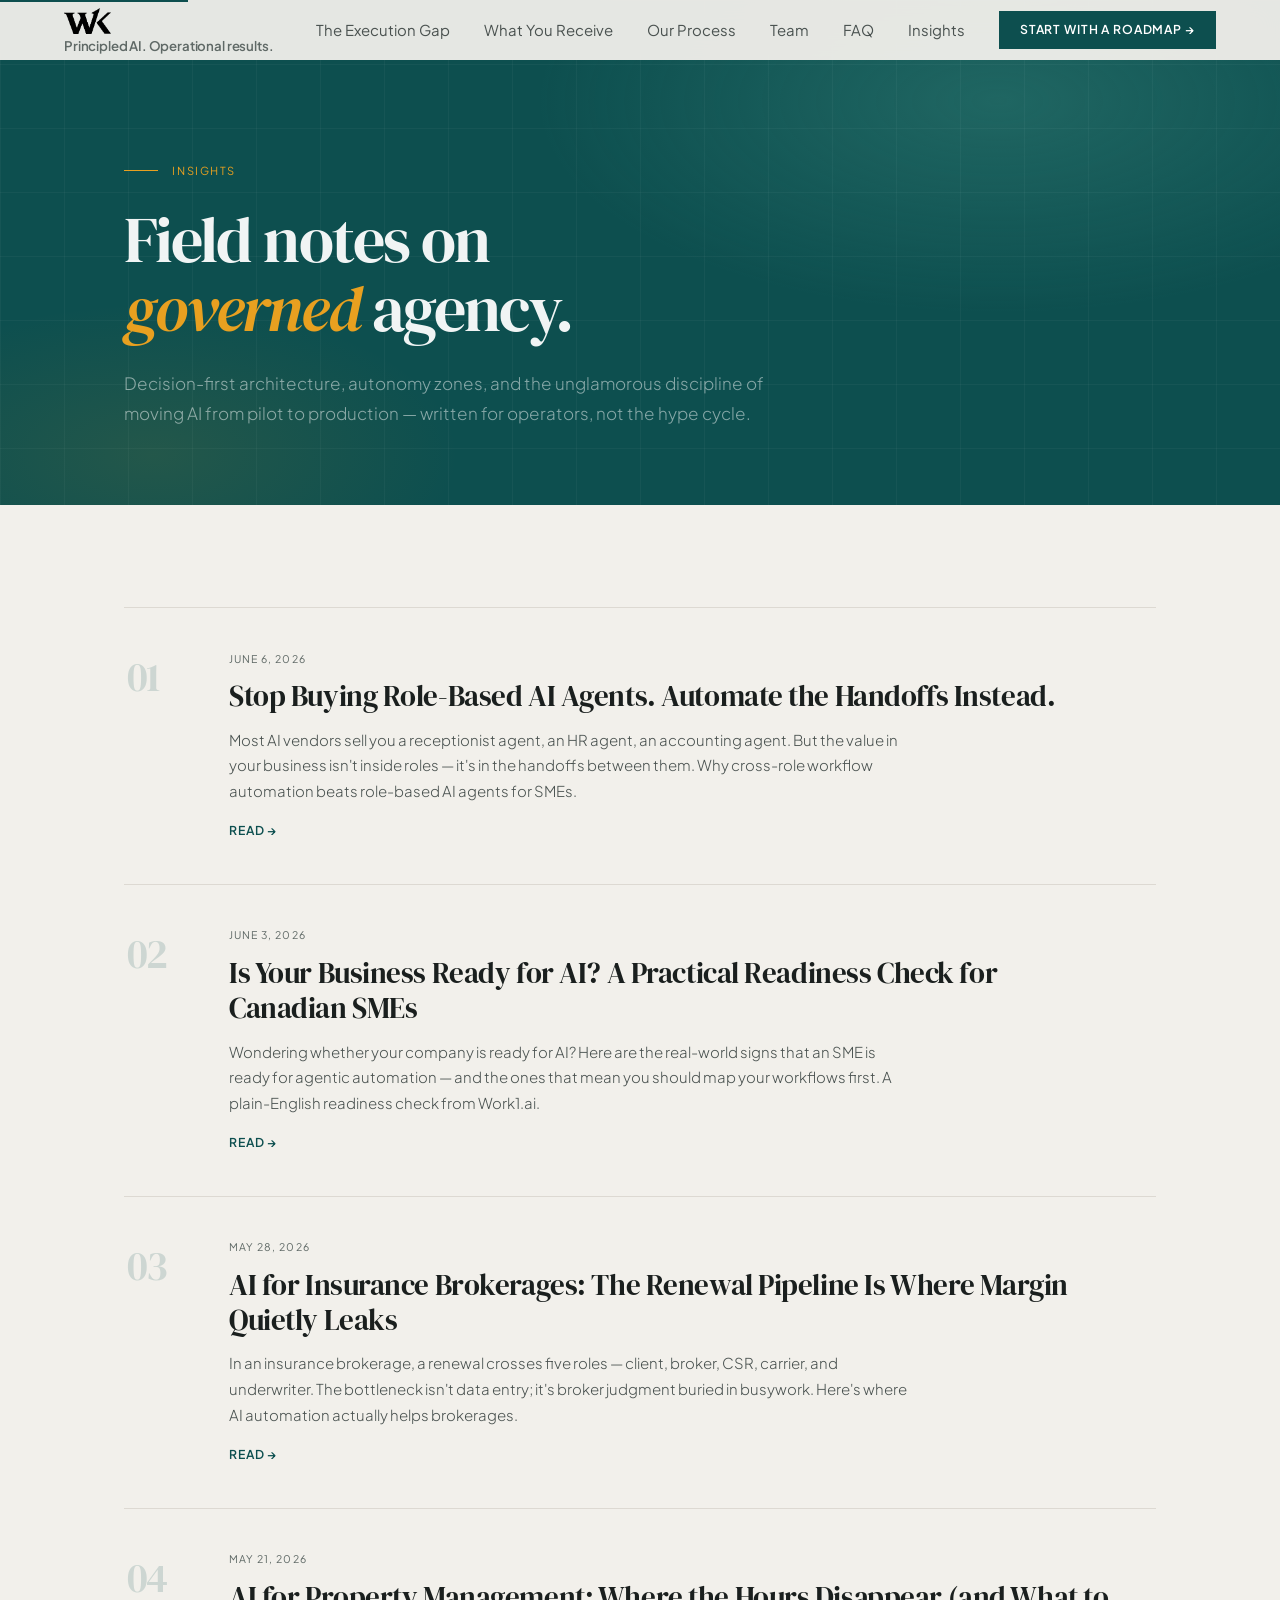
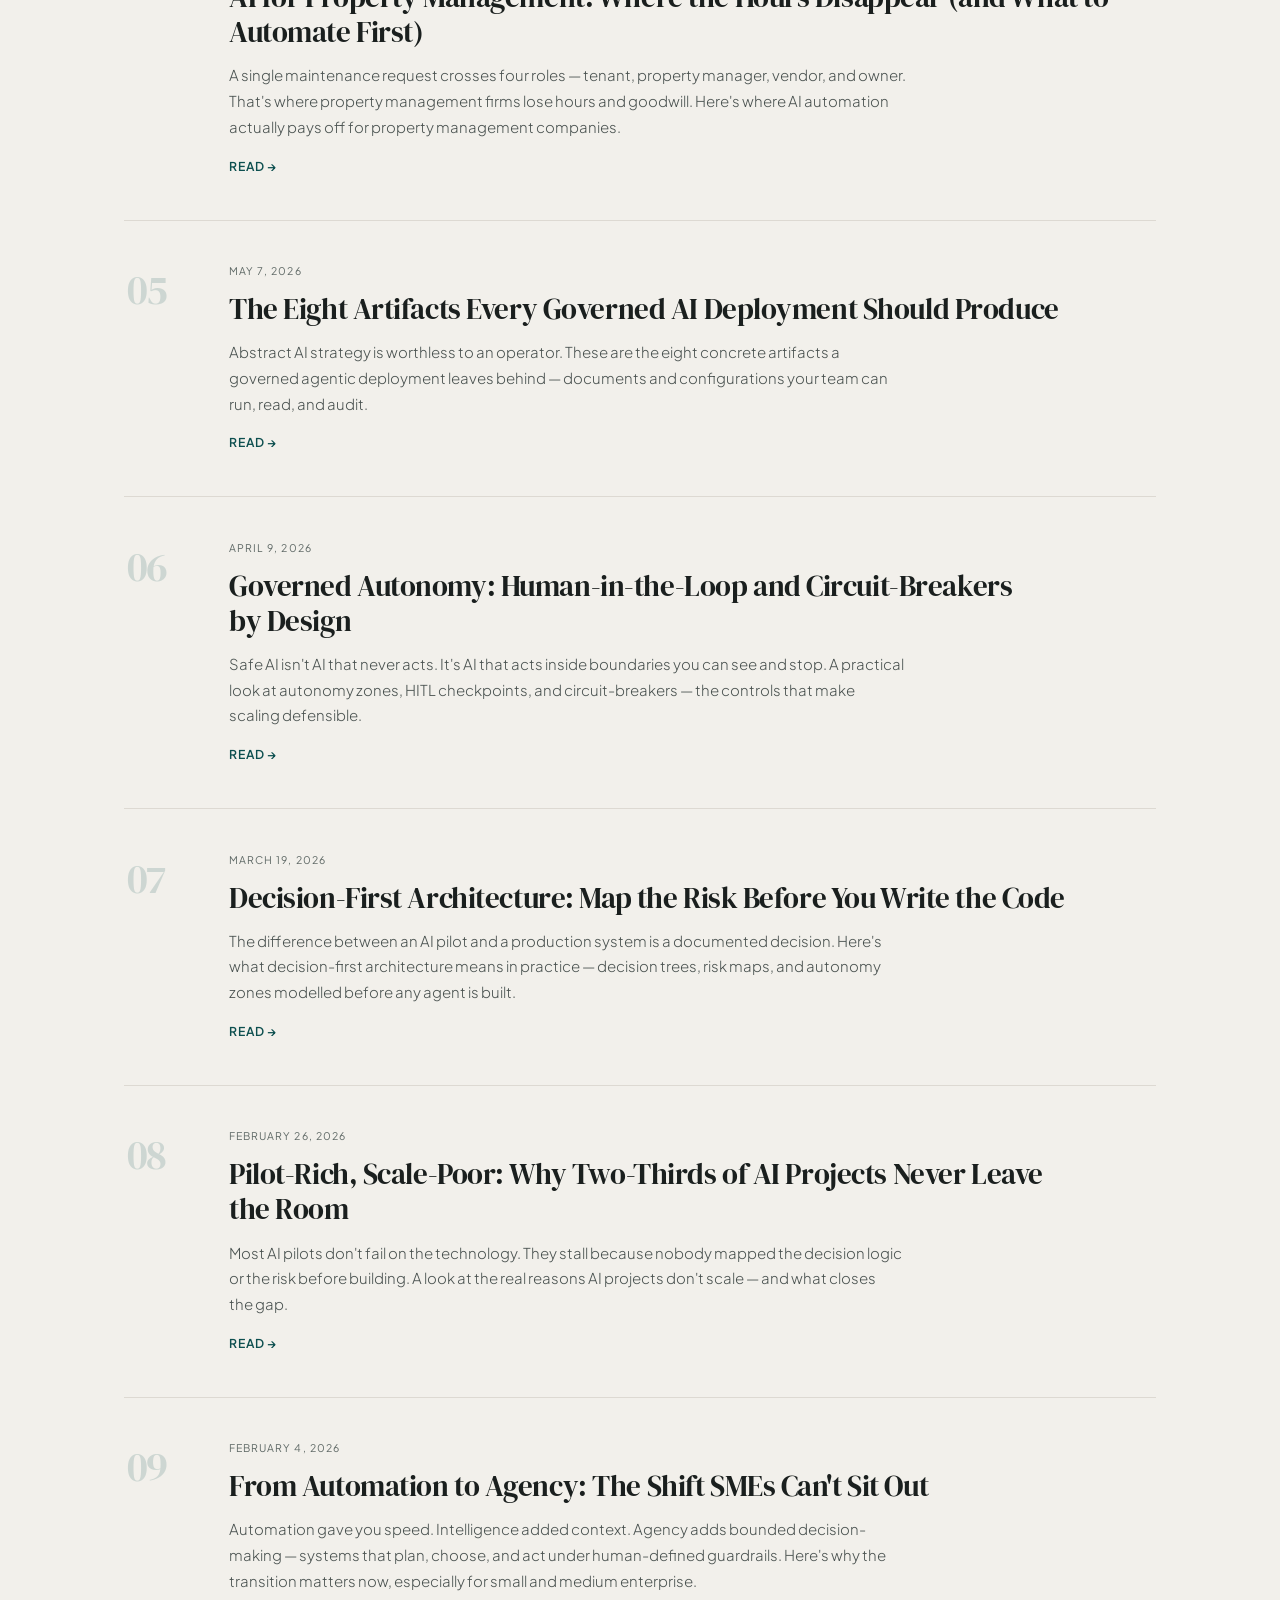
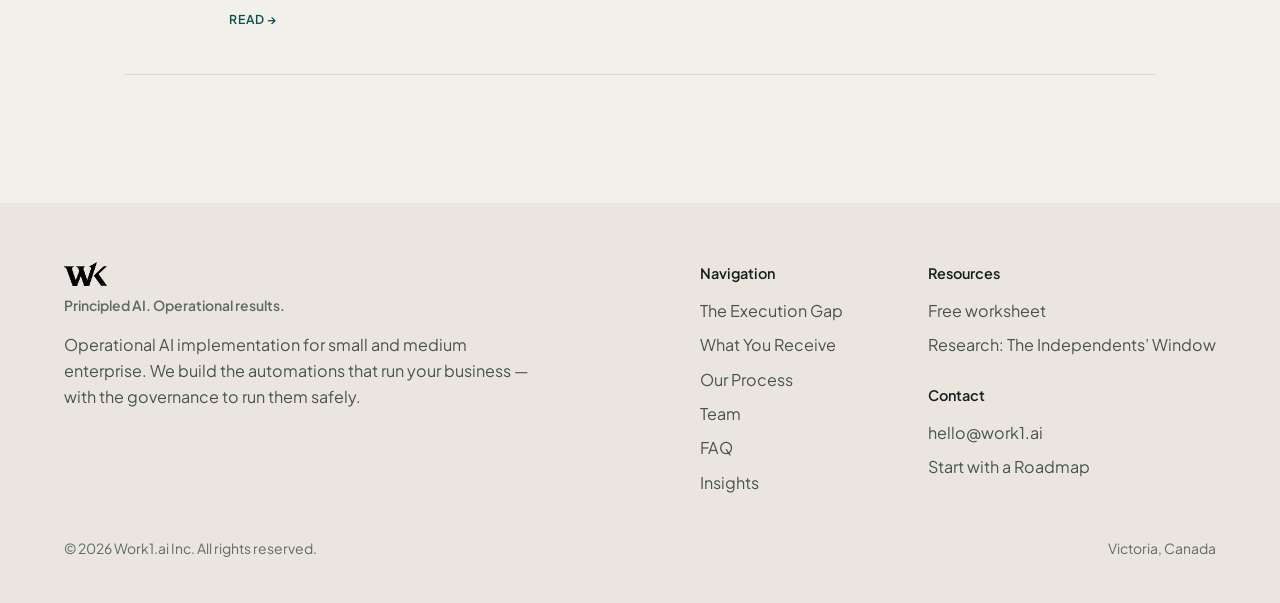
<file: blog/index.html>
<!DOCTYPE html><html lang="en-CA"> <head><meta charset="UTF-8"><meta name="viewport" content="width=device-width, initial-scale=1.0"><title>Insights on Governed AI Adoption | Work1.ai</title><meta name="description" content="Field notes on decision-first AI, governed autonomy, and helping Canadian SMEs move agentic systems from pilot to production."><link rel="canonical" href="https://work1.ai/blog/"><!-- Open Graph --><meta property="og:title" content="Insights on Governed AI Adoption | Work1.ai"><meta property="og:description" content="Field notes on decision-first AI, governed autonomy, and helping Canadian SMEs move agentic systems from pilot to production."><meta property="og:image" content="https://work1.ai/og-image.png?v=2"><meta property="og:image:width" content="1200"><meta property="og:image:height" content="630"><meta property="og:image:alt" content="Work1.ai — AI your ops team can actually trust. Operational AI for Canadian SMEs."><meta property="og:url" content="https://work1.ai/blog/"><meta property="og:type" content="website"><meta property="og:locale" content="en_CA"><meta property="og:site_name" content="Work1.ai"><!-- Twitter Card --><meta name="twitter:card" content="summary_large_image"><meta name="twitter:title" content="Insights on Governed AI Adoption | Work1.ai"><meta name="twitter:description" content="Field notes on decision-first AI, governed autonomy, and helping Canadian SMEs move agentic systems from pilot to production."><meta name="twitter:image" content="https://work1.ai/og-image.png?v=2"><meta name="twitter:image:alt" content="Work1.ai — AI your ops team can actually trust. Operational AI for Canadian SMEs."><!-- Geo-targeting --><link rel="alternate" hreflang="en-CA" href="https://work1.ai/blog/"><meta name="geo.region" content="CA"><meta name="geo.placename" content="Victoria, British Columbia, Canada"><meta name="geo.position" content="48.4284;-123.3656"><meta name="ICBM" content="48.4284, -123.3656"><!-- Favicons --><link rel="icon" href="/favicon.ico?v=2" sizes="any"><link rel="apple-touch-icon" href="/apple-touch-icon.png?v=2" sizes="180x180"><link rel="preconnect" href="https://fonts.googleapis.com"><link rel="preconnect" href="https://fonts.gstatic.com" crossorigin><link href="https://fonts.googleapis.com/css2?family=DM+Serif+Display:ital@0;1&family=Plus+Jakarta+Sans:ital,wght@0,300;0,400;0,500;0,600;1,300&display=swap" rel="stylesheet"><link rel="stylesheet" href="/_astro/_id_.CWtEp9t9.css"></head> <body> <a href="#main-content" class="skip-link">Skip to main content</a>  <nav aria-label="Main navigation"> <a href="/" class="nav-logo" aria-label="Work1.ai home"> <img src="/_astro/logo-text-black.B_WvGTBp_Z9fixE.webp" alt="Work1.ai" loading="eager" decoding="async" fetchpriority="auto" width="153" height="85" class="nav-logo-img"> <span class="nav-logo-tagline">Principled AI. Operational results.</span> </a> <div class="nav-links"> <a href="/#problem" class="nav-link">The Execution Gap</a><a href="/#deliverables" class="nav-link">What You Receive</a><a href="/#process" class="nav-link">Our Process</a><a href="/#team" class="nav-link">Team</a><a href="/#faq" class="nav-link">FAQ</a><a href="/blog/" class="nav-link">Insights</a> <a href="https://meetings-na3.hubspot.com/matt-alfke" class="nav-cta" rel="noopener"> Start with a Roadmap → </a> </div> <button type="button" class="nav-toggle" aria-label="Open menu" aria-expanded="false" aria-controls="nav-mobile-menu"> <svg width="22" height="22" viewBox="0 0 24 24" fill="none" stroke="#1A1F1E" stroke-width="1.75" stroke-linecap="round" stroke-linejoin="round" aria-hidden="true"> <line x1="3" y1="6" x2="21" y2="6"></line> <line x1="3" y1="12" x2="21" y2="12"></line> <line x1="3" y1="18" x2="21" y2="18"></line> </svg> </button> </nav> <div class="nav-mobile-menu" id="nav-mobile-menu"> <a href="/#problem" class="nav-mobile-link">The Execution Gap</a><a href="/#deliverables" class="nav-mobile-link">What You Receive</a><a href="/#process" class="nav-mobile-link">Our Process</a><a href="/#team" class="nav-mobile-link">Team</a><a href="/#faq" class="nav-mobile-link">FAQ</a><a href="/blog/" class="nav-mobile-link">Insights</a> <a href="https://meetings-na3.hubspot.com/matt-alfke" class="nav-mobile-cta" rel="noopener"> Start with a Roadmap → </a> </div> <script>
  (function () {
    var navToggle = document.querySelector('.nav-toggle');
    var navMobileMenu = document.querySelector('.nav-mobile-menu');
    if (!navToggle || !navMobileMenu) return;

    navToggle.addEventListener('click', function () {
      var isOpen = navMobileMenu.classList.toggle('open');
      navToggle.setAttribute('aria-expanded', isOpen ? 'true' : 'false');
      navToggle.setAttribute('aria-label', isOpen ? 'Close menu' : 'Open menu');
    });

    navMobileMenu.querySelectorAll('a').forEach(function (link) {
      link.addEventListener('click', function () {
        navMobileMenu.classList.remove('open');
        navToggle.setAttribute('aria-expanded', 'false');
        navToggle.setAttribute('aria-label', 'Open menu');
      });
    });

    // Esc closes the menu — it is a fixed overlay, so it needs a keyboard exit.
    document.addEventListener('keydown', function (e) {
      if (e.key === 'Escape' && navMobileMenu.classList.contains('open')) {
        navMobileMenu.classList.remove('open');
        navToggle.setAttribute('aria-expanded', 'false');
        navToggle.setAttribute('aria-label', 'Open menu');
        navToggle.focus();
      }
    });
  })();
</script> <main id="main-content"> <section class="blog-hero"> <div class="blog-hero-bg"></div> <div class="blog-hero-grid"></div> <div class="container"> <div class="rule-label"><span>Insights</span></div> <h1 class="blog-hero-h1">Field notes on <em>governed</em> agency.</h1> <p class="blog-hero-sub">Decision-first architecture, autonomy zones, and the unglamorous discipline of moving AI from pilot to production — written for operators, not the hype cycle.</p> </div> </section> <section class="blog-list-section"> <div class="container"> <ul class="blog-list"> <li class="blog-list-item reveal reveal-delay-1"> <a href="/blog/automate-handoffs-not-roles/" class="blog-list-link"> <span class="blog-list-num">01</span> <div class="blog-list-body"> <time class="blog-list-date" datetime="2026-06-06T00:00:00.000Z"> June 6, 2026 </time> <h2 class="blog-list-title">Stop Buying Role-Based AI Agents. Automate the Handoffs Instead.</h2> <p class="blog-list-desc">Most AI vendors sell you a receptionist agent, an HR agent, an accounting agent. But the value in your business isn&#39;t inside roles — it&#39;s in the handoffs between them. Why cross-role workflow automation beats role-based AI agents for SMEs.</p> <span class="blog-list-cta">Read →</span> </div> </a> </li><li class="blog-list-item reveal reveal-delay-2"> <a href="/blog/is-your-business-ready-for-ai/" class="blog-list-link"> <span class="blog-list-num">02</span> <div class="blog-list-body"> <time class="blog-list-date" datetime="2026-06-03T00:00:00.000Z"> June 3, 2026 </time> <h2 class="blog-list-title">Is Your Business Ready for AI? A Practical Readiness Check for Canadian SMEs</h2> <p class="blog-list-desc">Wondering whether your company is ready for AI? Here are the real-world signs that an SME is ready for agentic automation — and the ones that mean you should map your workflows first. A plain-English readiness check from Work1.ai.</p> <span class="blog-list-cta">Read →</span> </div> </a> </li><li class="blog-list-item reveal reveal-delay-3"> <a href="/blog/ai-for-insurance-brokerages/" class="blog-list-link"> <span class="blog-list-num">03</span> <div class="blog-list-body"> <time class="blog-list-date" datetime="2026-05-28T00:00:00.000Z"> May 28, 2026 </time> <h2 class="blog-list-title">AI for Insurance Brokerages: The Renewal Pipeline Is Where Margin Quietly Leaks</h2> <p class="blog-list-desc">In an insurance brokerage, a renewal crosses five roles — client, broker, CSR, carrier, and underwriter. The bottleneck isn&#39;t data entry; it&#39;s broker judgment buried in busywork. Here&#39;s where AI automation actually helps brokerages.</p> <span class="blog-list-cta">Read →</span> </div> </a> </li><li class="blog-list-item reveal reveal-delay-4"> <a href="/blog/ai-for-property-management/" class="blog-list-link"> <span class="blog-list-num">04</span> <div class="blog-list-body"> <time class="blog-list-date" datetime="2026-05-21T00:00:00.000Z"> May 21, 2026 </time> <h2 class="blog-list-title">AI for Property Management: Where the Hours Disappear (and What to Automate First)</h2> <p class="blog-list-desc">A single maintenance request crosses four roles — tenant, property manager, vendor, and owner. That&#39;s where property management firms lose hours and goodwill. Here&#39;s where AI automation actually pays off for property management companies.</p> <span class="blog-list-cta">Read →</span> </div> </a> </li><li class="blog-list-item reveal reveal-delay-4"> <a href="/blog/eight-artifacts-governed-ai/" class="blog-list-link"> <span class="blog-list-num">05</span> <div class="blog-list-body"> <time class="blog-list-date" datetime="2026-05-07T00:00:00.000Z"> May 7, 2026 </time> <h2 class="blog-list-title">The Eight Artifacts Every Governed AI Deployment Should Produce</h2> <p class="blog-list-desc">Abstract AI strategy is worthless to an operator. These are the eight concrete artifacts a governed agentic deployment leaves behind — documents and configurations your team can run, read, and audit.</p> <span class="blog-list-cta">Read →</span> </div> </a> </li><li class="blog-list-item reveal reveal-delay-4"> <a href="/blog/governed-autonomy-hitl-circuit-breakers/" class="blog-list-link"> <span class="blog-list-num">06</span> <div class="blog-list-body"> <time class="blog-list-date" datetime="2026-04-09T00:00:00.000Z"> April 9, 2026 </time> <h2 class="blog-list-title">Governed Autonomy: Human-in-the-Loop and Circuit-Breakers by Design</h2> <p class="blog-list-desc">Safe AI isn&#39;t AI that never acts. It&#39;s AI that acts inside boundaries you can see and stop. A practical look at autonomy zones, HITL checkpoints, and circuit-breakers — the controls that make scaling defensible.</p> <span class="blog-list-cta">Read →</span> </div> </a> </li><li class="blog-list-item reveal reveal-delay-4"> <a href="/blog/decision-first-architecture/" class="blog-list-link"> <span class="blog-list-num">07</span> <div class="blog-list-body"> <time class="blog-list-date" datetime="2026-03-19T00:00:00.000Z"> March 19, 2026 </time> <h2 class="blog-list-title">Decision-First Architecture: Map the Risk Before You Write the Code</h2> <p class="blog-list-desc">The difference between an AI pilot and a production system is a documented decision. Here&#39;s what decision-first architecture means in practice — decision trees, risk maps, and autonomy zones modelled before any agent is built.</p> <span class="blog-list-cta">Read →</span> </div> </a> </li><li class="blog-list-item reveal reveal-delay-4"> <a href="/blog/pilot-rich-scale-poor/" class="blog-list-link"> <span class="blog-list-num">08</span> <div class="blog-list-body"> <time class="blog-list-date" datetime="2026-02-26T00:00:00.000Z"> February 26, 2026 </time> <h2 class="blog-list-title">Pilot-Rich, Scale-Poor: Why Two-Thirds of AI Projects Never Leave the Room</h2> <p class="blog-list-desc">Most AI pilots don&#39;t fail on the technology. They stall because nobody mapped the decision logic or the risk before building. A look at the real reasons AI projects don&#39;t scale — and what closes the gap.</p> <span class="blog-list-cta">Read →</span> </div> </a> </li><li class="blog-list-item reveal reveal-delay-4"> <a href="/blog/automation-intelligence-agency/" class="blog-list-link"> <span class="blog-list-num">09</span> <div class="blog-list-body"> <time class="blog-list-date" datetime="2026-02-04T00:00:00.000Z"> February 4, 2026 </time> <h2 class="blog-list-title">From Automation to Agency: The Shift SMEs Can&#39;t Sit Out</h2> <p class="blog-list-desc">Automation gave you speed. Intelligence added context. Agency adds bounded decision-making — systems that plan, choose, and act under human-defined guardrails. Here&#39;s why the transition matters now, especially for small and medium enterprise.</p> <span class="blog-list-cta">Read →</span> </div> </a> </li> </ul> </div> </section> </main> <footer role="contentinfo"> <div class="footer-grid"> <div> <img src="/_astro/logo-text-black.B_WvGTBp_Z9fixE.webp" alt="Work1.ai" loading="lazy" decoding="async" fetchpriority="auto" width="153" height="85" class="footer-brand-logo"> <div class="footer-brand-tagline">Principled AI. Operational results.</div> <div class="footer-tagline">Operational AI implementation for small and medium enterprise. We build the automations that run your business — with the governance to run them safely.</div> </div> <div> <div class="footer-col-title">Navigation</div> <div class="footer-links"> <a href="/#problem">The Execution Gap</a> <a href="/#deliverables">What You Receive</a> <a href="/#process">Our Process</a> <a href="/#team">Team</a> <a href="/#faq">FAQ</a> <a href="/blog/">Insights</a> </div> </div> <div> <div class="footer-col-title">Resources</div> <div class="footer-links"> <a href="/map-one-decision/">Free worksheet</a> <a href="/the-independents-window/">Research: The Independents’ Window</a> </div> <div class="footer-col-title" style="margin-top:1.5rem;">Contact</div> <div class="footer-links"> <a href="mailto:hello@work1.ai">hello@work1.ai</a> <a href="https://meetings-na3.hubspot.com/matt-alfke" rel="noopener">Start with a Roadmap</a> </div> </div> </div> <div class="footer-bottom"> <div class="footer-copy">© 2026 Work1.ai Inc. All rights reserved.</div> <div class="footer-locs">Victoria, Canada</div> </div> </footer>  <script>
  (function() {
    if (!('IntersectionObserver' in window)) return;

    var observer = new IntersectionObserver(function(entries) {
      entries.forEach(function(entry) {
        if (entry.isIntersecting) {
          entry.target.classList.add('visible');
          observer.unobserve(entry.target);
        }
      });
    }, { threshold: 0.08, rootMargin: '0px 0px -30px 0px' });

    function initObserver() {
      document.querySelectorAll('.reveal').forEach(function(el) {
        el.classList.add('animate-ready');
        observer.observe(el);
      });
    }

    if (document.readyState === 'loading') {
      document.addEventListener('DOMContentLoaded', initObserver);
    } else {
      initObserver();
    }
  })();
  </script>  </body></html>
</file>
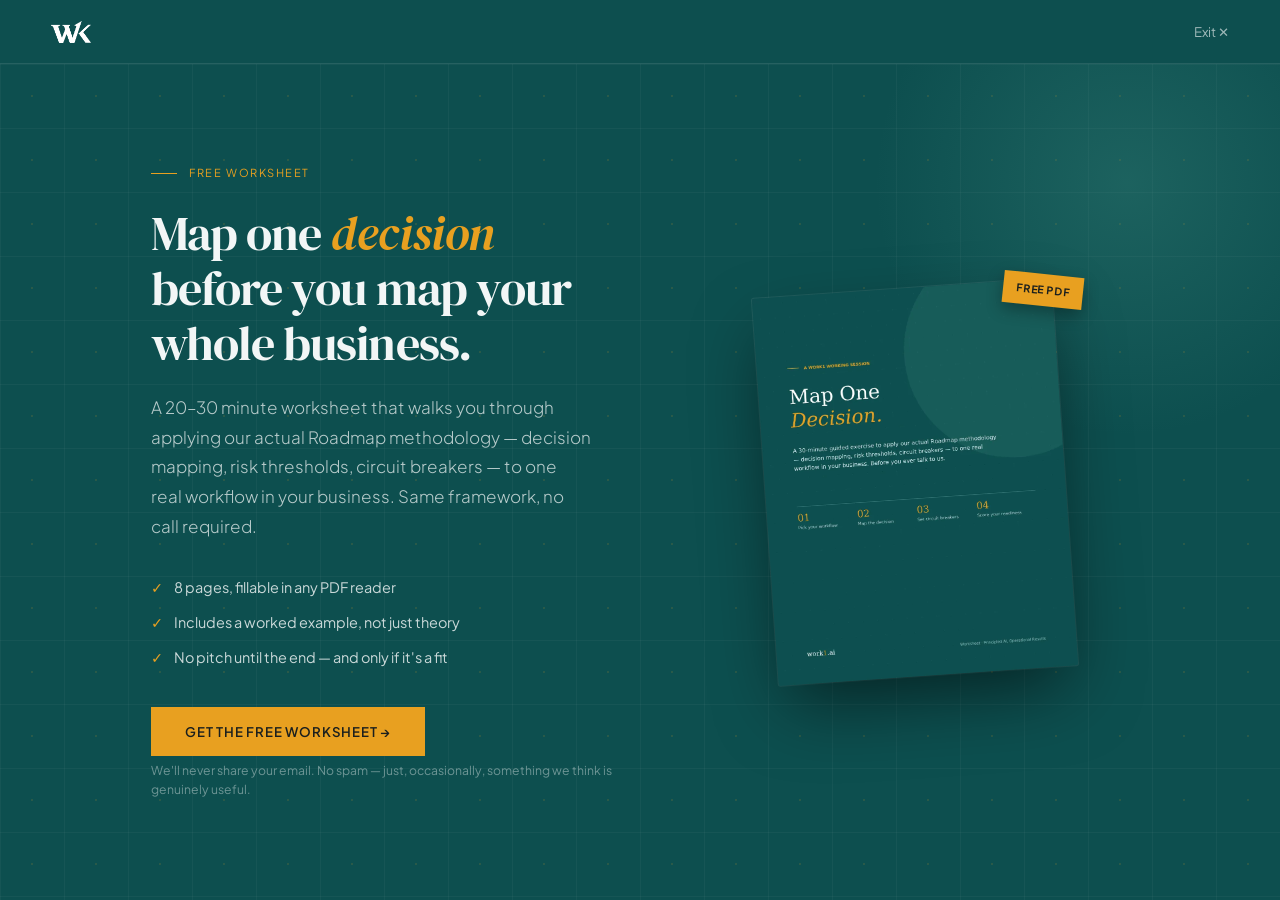
<file: map-one-decision/index.html>
<!DOCTYPE html><html lang="en-CA"> <head><meta charset="UTF-8"><meta name="viewport" content="width=device-width, initial-scale=1.0"><title>Map One Decision — Free Worksheet | Work1.ai</title><meta name="description" content="A free 20–30 minute worksheet that walks you through mapping the decision logic, risk thresholds, and circuit breakers for one real workflow — the same framework we use in a paid AI Roadmap."><link rel="canonical" href="https://work1.ai/map-one-decision/"><!-- Open Graph --><meta property="og:title" content="Map One Decision — Free Worksheet | Work1.ai"><meta property="og:description" content="A free 20–30 minute worksheet that walks you through mapping the decision logic, risk thresholds, and circuit breakers for one real workflow — the same framework we use in a paid AI Roadmap."><meta property="og:image" content="https://work1.ai/og-image.png?v=2"><meta property="og:image:width" content="1200"><meta property="og:image:height" content="630"><meta property="og:image:alt" content="Work1.ai — AI your ops team can actually trust. Operational AI for Canadian SMEs."><meta property="og:url" content="https://work1.ai/map-one-decision/"><meta property="og:type" content="website"><meta property="og:locale" content="en_CA"><meta property="og:site_name" content="Work1.ai"><!-- Twitter Card --><meta name="twitter:card" content="summary_large_image"><meta name="twitter:title" content="Map One Decision — Free Worksheet | Work1.ai"><meta name="twitter:description" content="A free 20–30 minute worksheet that walks you through mapping the decision logic, risk thresholds, and circuit breakers for one real workflow — the same framework we use in a paid AI Roadmap."><meta name="twitter:image" content="https://work1.ai/og-image.png?v=2"><meta name="twitter:image:alt" content="Work1.ai — AI your ops team can actually trust. Operational AI for Canadian SMEs."><!-- Geo-targeting --><link rel="alternate" hreflang="en-CA" href="https://work1.ai/map-one-decision/"><meta name="geo.region" content="CA"><meta name="geo.placename" content="Victoria, British Columbia, Canada"><meta name="geo.position" content="48.4284;-123.3656"><meta name="ICBM" content="48.4284, -123.3656"><!-- Favicons --><link rel="icon" href="/favicon.ico?v=2" sizes="any"><link rel="apple-touch-icon" href="/apple-touch-icon.png?v=2" sizes="180x180"><link rel="preconnect" href="https://fonts.googleapis.com"><link rel="preconnect" href="https://fonts.gstatic.com" crossorigin><link href="https://fonts.googleapis.com/css2?family=DM+Serif+Display:ital@0;1&family=Plus+Jakarta+Sans:ital,wght@0,300;0,400;0,500;0,600;1,300&display=swap" rel="stylesheet"><link rel="stylesheet" href="/_astro/_id_.CWtEp9t9.css">
<link rel="stylesheet" href="/_astro/map-one-decision.dVk67zoX.css"></head> <body class="worksheet-page"> <a href="#main-content" class="skip-link">Skip to main content</a>  <header class="worksheet-header" data-astro-cid-ibejc5xi> <a href="/" class="site-logo-wrap" aria-label="Work1.ai home" data-astro-cid-ibejc5xi> <img src="/_astro/logo-text-white.hNOnhwE1_Zu85jg.webp" alt="Work1.ai" loading="eager" data-astro-cid-ibejc5xi="true" decoding="async" fetchpriority="auto" width="153" height="85" class="site-logo"> </a> <a href="/" class="exit-link" data-astro-cid-ibejc5xi>Exit ✕</a> </header> <main id="main-content" data-astro-cid-ibejc5xi> <div class="bg-texture" data-astro-cid-ibejc5xi></div> <div class="bg-glow" data-astro-cid-ibejc5xi></div> <div class="container" data-astro-cid-ibejc5xi> <div class="grid" data-astro-cid-ibejc5xi> <div data-astro-cid-ibejc5xi> <!-- SCREEN 1: GATE --> <div class="screen active" id="screen-gate" data-astro-cid-ibejc5xi> <div class="rule-label" data-astro-cid-ibejc5xi><span data-astro-cid-ibejc5xi>Free worksheet</span></div> <h1 data-astro-cid-ibejc5xi>Map one <em data-astro-cid-ibejc5xi>decision</em> before you map your whole business.</h1> <p class="sub" data-astro-cid-ibejc5xi>A 20–30 minute worksheet that walks you through applying our actual Roadmap methodology — decision mapping, risk thresholds, circuit breakers — to one real workflow in your business. Same framework, no call required.</p> <div class="facts" data-astro-cid-ibejc5xi> <div class="fact" data-astro-cid-ibejc5xi><span class="fact-mark" data-astro-cid-ibejc5xi>✓</span> 8 pages, fillable in any PDF reader</div> <div class="fact" data-astro-cid-ibejc5xi><span class="fact-mark" data-astro-cid-ibejc5xi>✓</span> Includes a worked example, not just theory</div> <div class="fact" data-astro-cid-ibejc5xi><span class="fact-mark" data-astro-cid-ibejc5xi>✓</span> No pitch until the end — and only if it's a fit</div> </div> <div class="gate-cta" id="gate-cta" data-astro-cid-ibejc5xi> <button type="button" class="btn btn-primary" id="reveal-form-btn" data-astro-cid-ibejc5xi>Get the free worksheet →</button> <div class="gate-note" data-astro-cid-ibejc5xi>We'll never share your email. No spam — just, occasionally, something we think is genuinely useful.</div> </div> <div id="hubspot-form-mount" class="hubspot-form-mount" data-astro-cid-ibejc5xi></div> <div class="gate-error" id="gate-error" role="alert" data-astro-cid-ibejc5xi>Something went wrong loading the form — refresh and try again, or <a href="mailto:hello@work1.ai" style="color:inherit;" data-astro-cid-ibejc5xi>email us directly</a>.</div> </div> <!-- SCREEN 2: DOWNLOAD --> <div class="screen" id="screen-download" data-astro-cid-ibejc5xi> <div class="download-icon" data-astro-cid-ibejc5xi> <svg width="26" height="26" viewBox="0 0 24 24" fill="none" stroke="#E8A020" stroke-width="1.75" stroke-linecap="round" stroke-linejoin="round" aria-hidden="true" data-astro-cid-ibejc5xi> <path d="M21 15v4a2 2 0 0 1-2 2H5a2 2 0 0 1-2-2v-4" data-astro-cid-ibejc5xi></path> <polyline points="7 10 12 15 17 10" data-astro-cid-ibejc5xi></polyline> <line x1="12" y1="15" x2="12" y2="3" data-astro-cid-ibejc5xi></line> </svg> </div> <div class="rule-label" data-astro-cid-ibejc5xi><span data-astro-cid-ibejc5xi>You're in</span></div> <h1 style="font-size:clamp(1.8rem,3.5vw,2.4rem);" data-astro-cid-ibejc5xi>Your worksheet is ready.</h1> <p class="sub" data-astro-cid-ibejc5xi>Download it below, set aside 20–30 minutes, and pick one real workflow before you start.</p> <a href="/Work1-Map-One-Decision-Worksheet.pdf" download="Work1-Map-One-Decision-Worksheet.pdf" class="btn btn-primary" data-astro-cid-ibejc5xi>Download the PDF →</a> </div> </div> <div class="cover-visual" data-astro-cid-ibejc5xi> <div class="cover-wrap" data-astro-cid-ibejc5xi> <div class="cover-badge" data-astro-cid-ibejc5xi>Free PDF</div> <img src="/_astro/worksheet-cover.CNw3AZpJ_264dr5.webp" alt="Map One Decision worksheet cover" loading="eager" data-astro-cid-ibejc5xi="true" decoding="async" fetchpriority="auto" width="900" height="1165" class="cover-img"> </div> </div> </div> </div> </main>  <script>
  (function() {
    if (!('IntersectionObserver' in window)) return;

    var observer = new IntersectionObserver(function(entries) {
      entries.forEach(function(entry) {
        if (entry.isIntersecting) {
          entry.target.classList.add('visible');
          observer.unobserve(entry.target);
        }
      });
    }, { threshold: 0.08, rootMargin: '0px 0px -30px 0px' });

    function initObserver() {
      document.querySelectorAll('.reveal').forEach(function(el) {
        el.classList.add('animate-ready');
        observer.observe(el);
      });
    }

    if (document.readyState === 'loading') {
      document.addEventListener('DOMContentLoaded', initObserver);
    } else {
      initObserver();
    }
  })();
  </script>  </body></html> <script>(function(){const hubspot = {"portalId":"343099781","formGuid":"366658d8-f891-49b6-b4b6-59ea1f363d29","region":"na3"};

  (function () {
    // HubSpot "New Editor" form embed. This is a different system from the
    // older v2.js / hbspt.forms.create() API — HubSpot's own support notes
    // that mixing the two breaks the form, so this uses only the new method.
    //
    // The new embed announces a successful submit with the window event
    // "hs-form-event:on-submission:success" (seen on the live page,
    // 2026-11-01). The old embed's hsFormCallback postMessage never arrives,
    // but stays as a fallback. The manual "already submitted" link still
    // appears after a wait as a last safety net.
    var scriptLoaded = false;
    var scriptLoading = false;
    var fallbackTimer = null;

    function showScreen(name) {
      document.getElementById('screen-gate').classList.toggle('active', name === 'gate');
      document.getElementById('screen-download').classList.toggle('active', name === 'download');
    }

    function loadHubspotScript(callback) {
      if (scriptLoaded) {
        callback();
        return;
      }
      if (scriptLoading) {
        var check = setInterval(function () {
          if (scriptLoaded) {
            clearInterval(check);
            callback();
          }
        }, 100);
        return;
      }
      scriptLoading = true;
      var script = document.createElement('script');
      script.src = 'https://js-' + hubspot.region + '.hsforms.net/forms/embed/' + hubspot.portalId + '.js';
      script.defer = true;
      script.onload = function () {
        scriptLoaded = true;
        callback();
      };
      script.onerror = function () {
        scriptLoading = false;
        document.getElementById('gate-error').style.display = 'block';
        document.getElementById('gate-cta').style.display = '';
        var btn = document.getElementById('reveal-form-btn');
        if (btn) {
          btn.textContent = 'Get the free worksheet →';
          btn.disabled = false;
        }
      };
      document.body.appendChild(script);
    }

    function handOverWorksheet() {
      if (fallbackTimer) clearTimeout(fallbackTimer);
      showScreen('download');
    }

    window.addEventListener('hs-form-event:on-submission:success', handOverWorksheet);

    window.addEventListener('message', function (event) {
      if (
        event.data &&
        event.data.type === 'hsFormCallback' &&
        event.data.eventName === 'onFormSubmitted'
      ) {
        handOverWorksheet();
      }
    });

    function revealForm() {
      var btn = document.getElementById('reveal-form-btn');
      btn.textContent = 'Loading…';
      btn.disabled = true;

      document.getElementById('gate-cta').style.display = 'none';
      var mount = document.getElementById('hubspot-form-mount');
      mount.classList.add('visible');

      var frame = document.createElement('div');
      frame.className = 'hs-form-frame';
      frame.setAttribute('data-region', hubspot.region);
      frame.setAttribute('data-form-id', hubspot.formGuid);
      frame.setAttribute('data-portal-id', hubspot.portalId);
      mount.appendChild(frame);

      loadHubspotScript(function () {
        // Safety net for the postMessage event never arriving, once the
        // visitor has had time to actually fill the form out.
        fallbackTimer = setTimeout(function () {
          var note = document.createElement('div');
          note.className = 'gate-note';
          note.style.marginTop = '1rem';
          var link = document.createElement('a');
          link.href = '#';
          link.textContent = 'Get your worksheet →';
          link.style.color = 'var(--amber)';
          link.style.textDecoration = 'underline';
          link.addEventListener('click', function (e) {
            e.preventDefault();
            showScreen('download');
          });
          note.appendChild(document.createTextNode('Already submitted? '));
          note.appendChild(link);
          mount.parentNode.insertBefore(note, mount.nextSibling);
        }, 15000);
      });
    }

    document.getElementById('reveal-form-btn').addEventListener('click', revealForm);
  })();
})();</script>
</file>
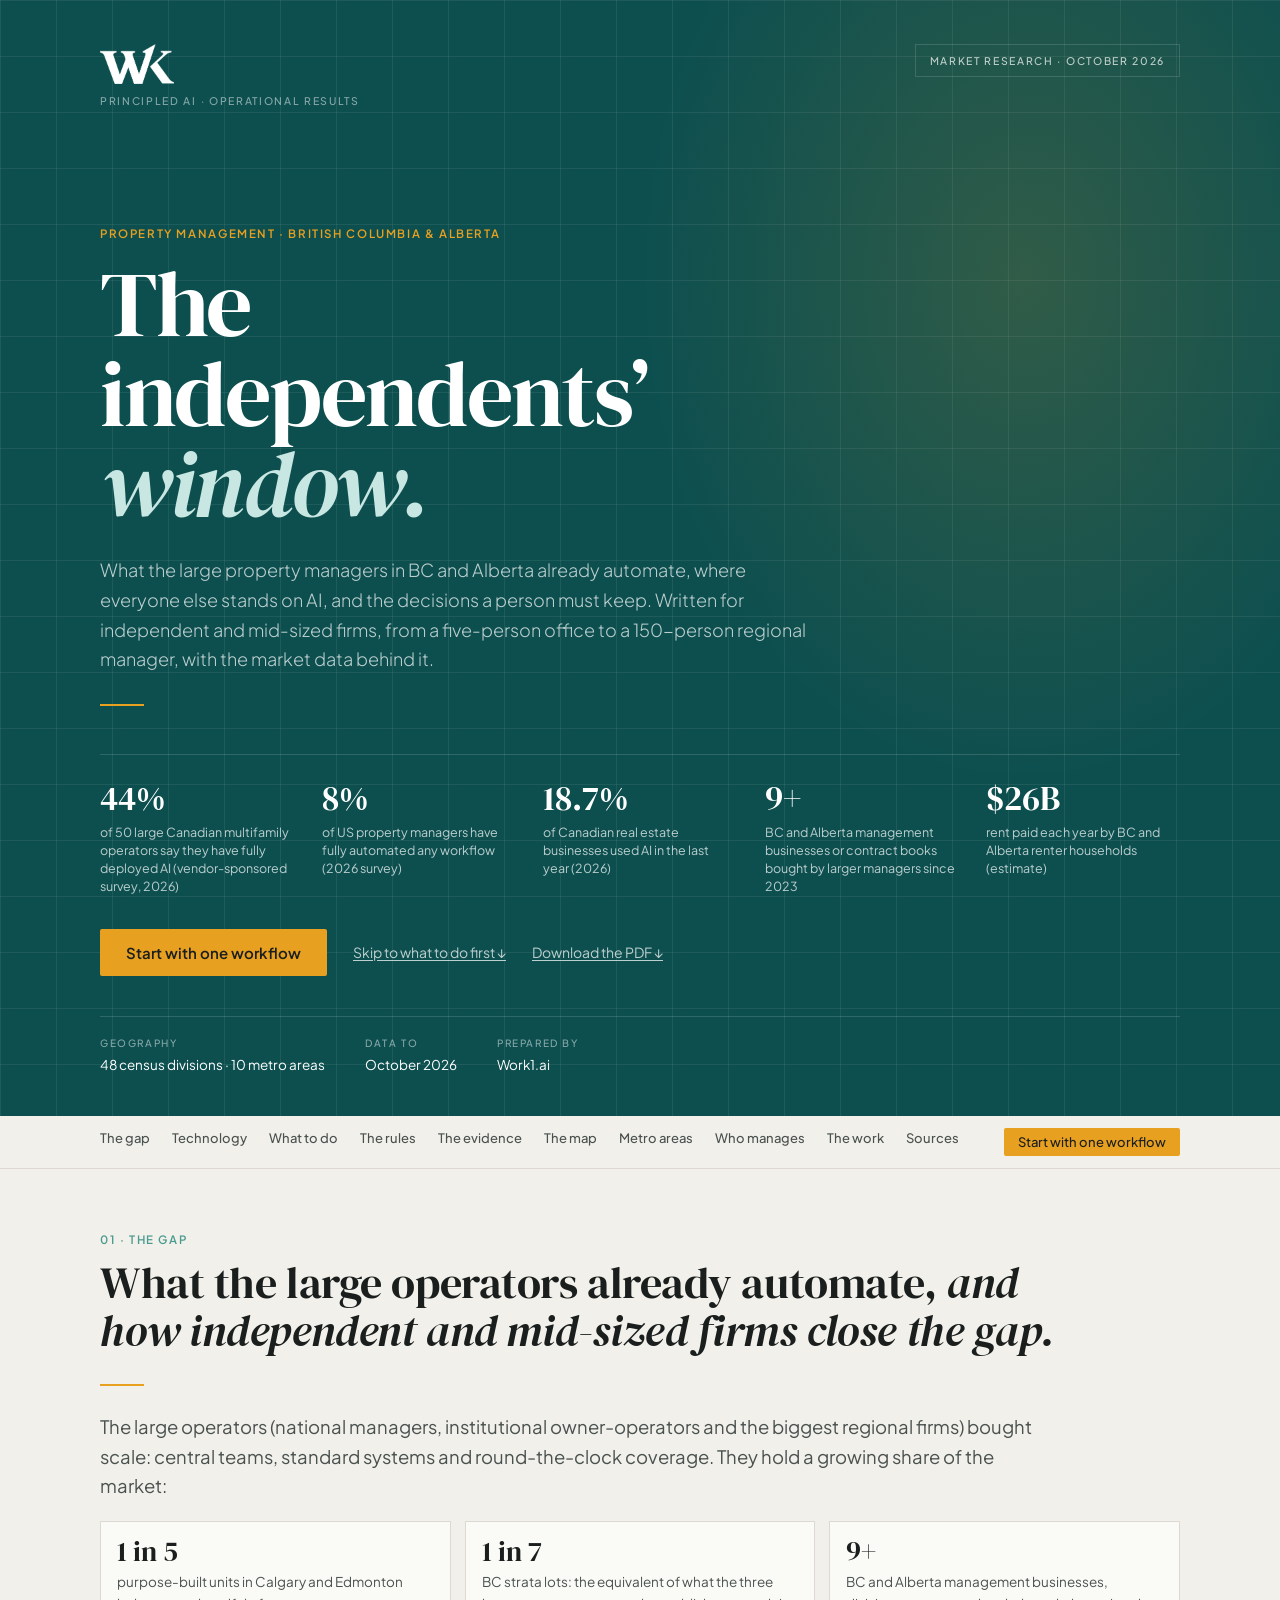
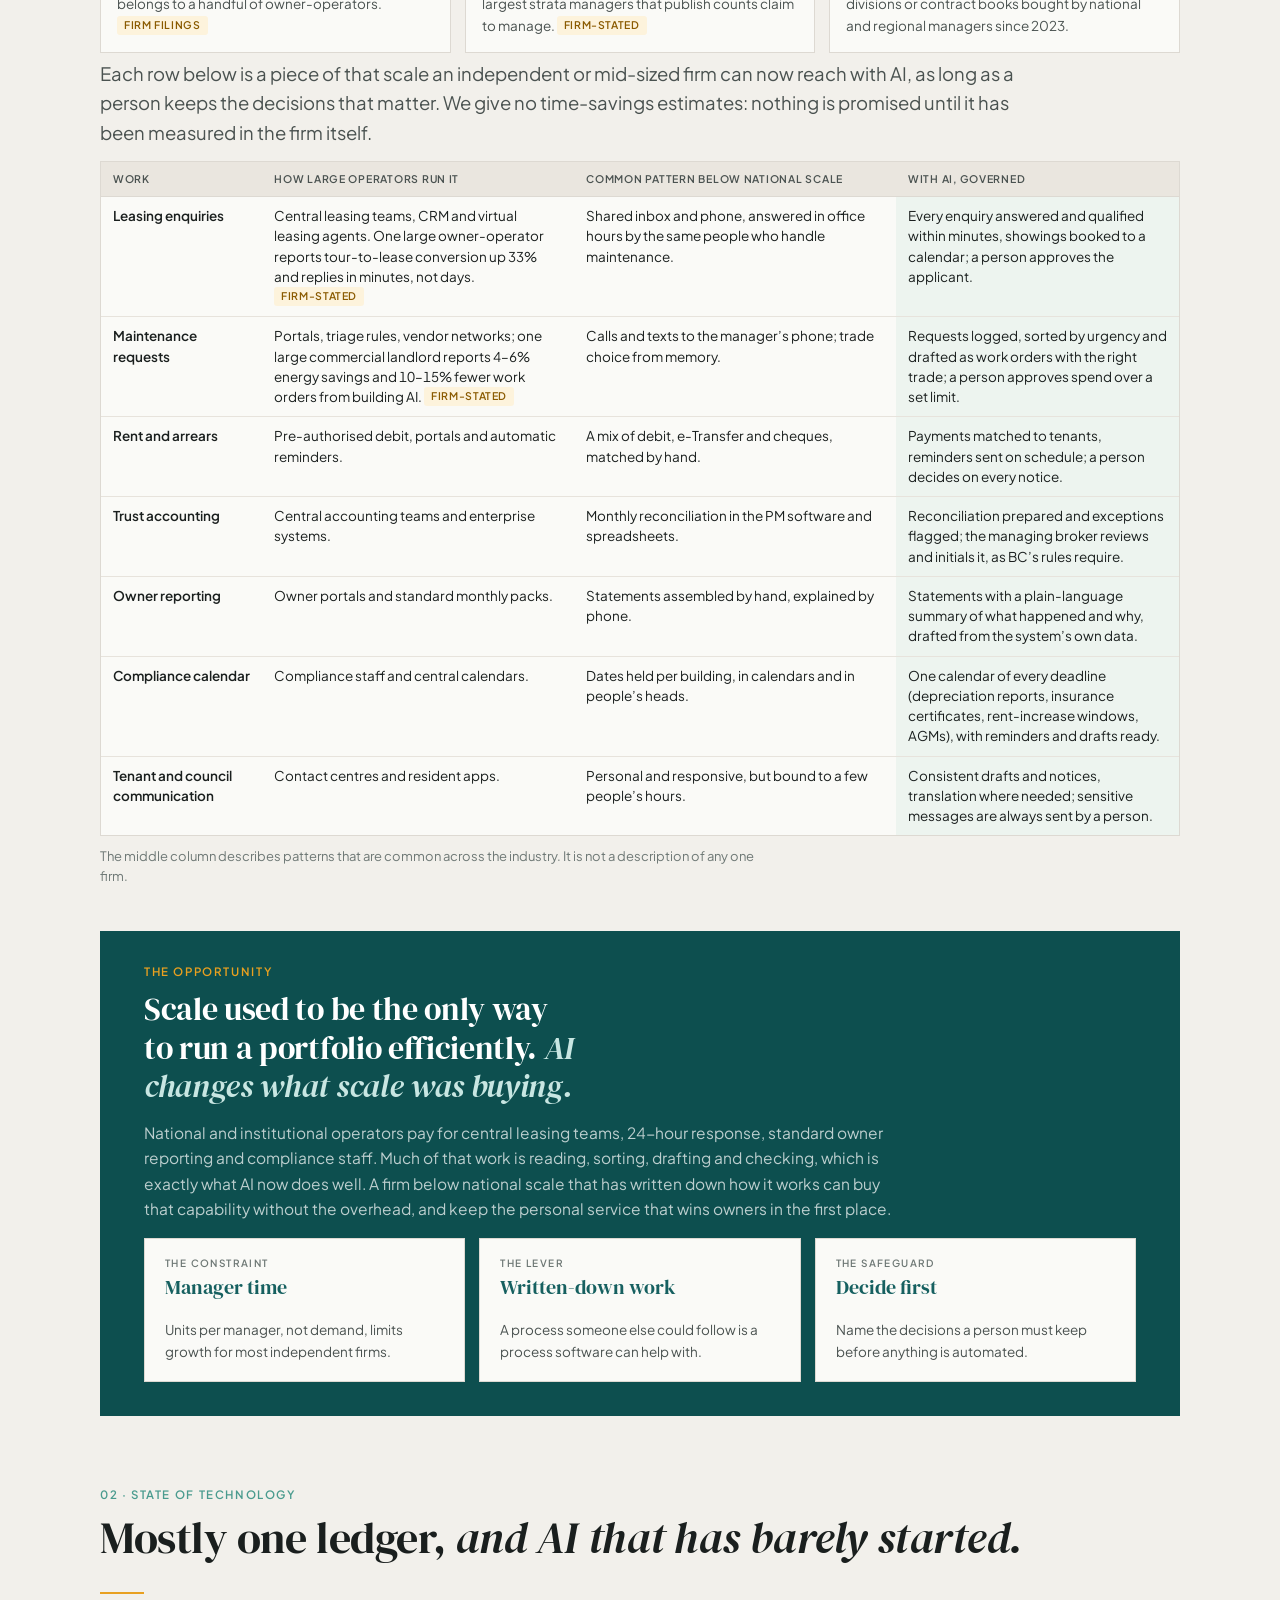
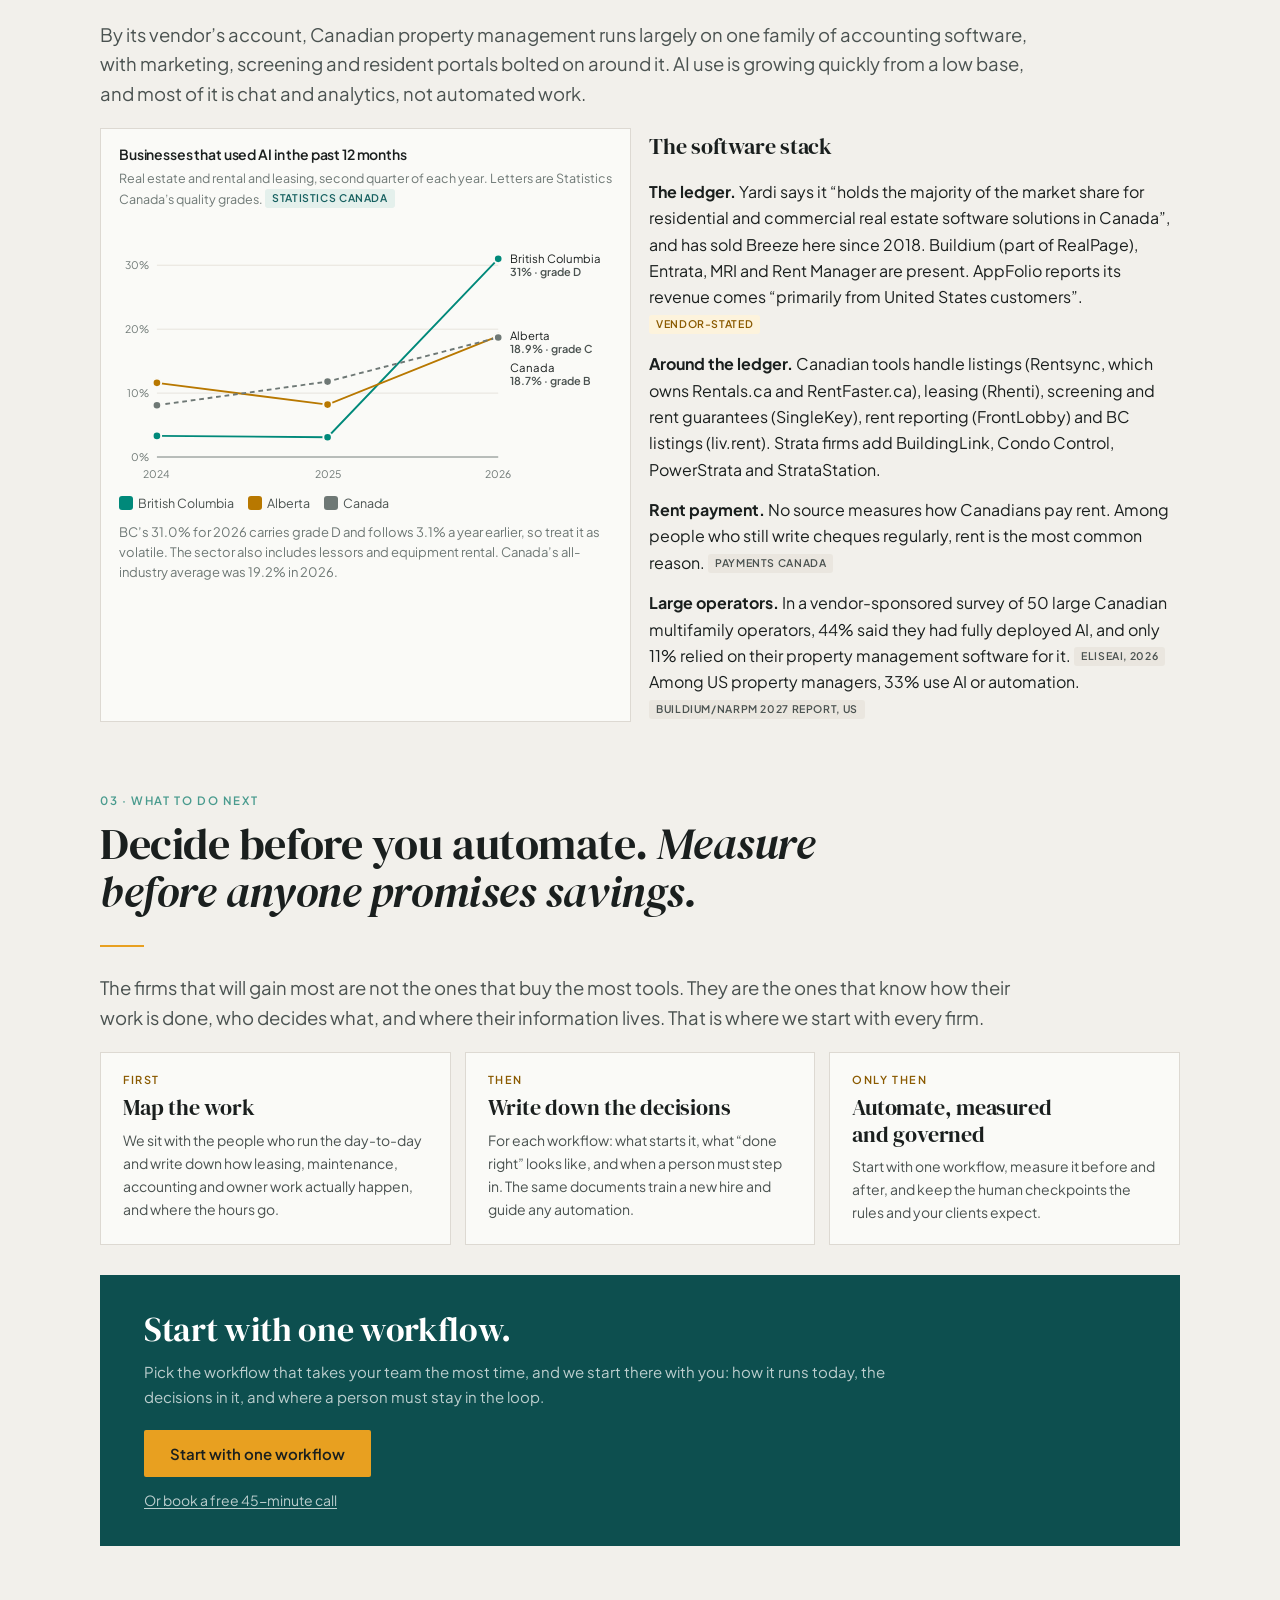
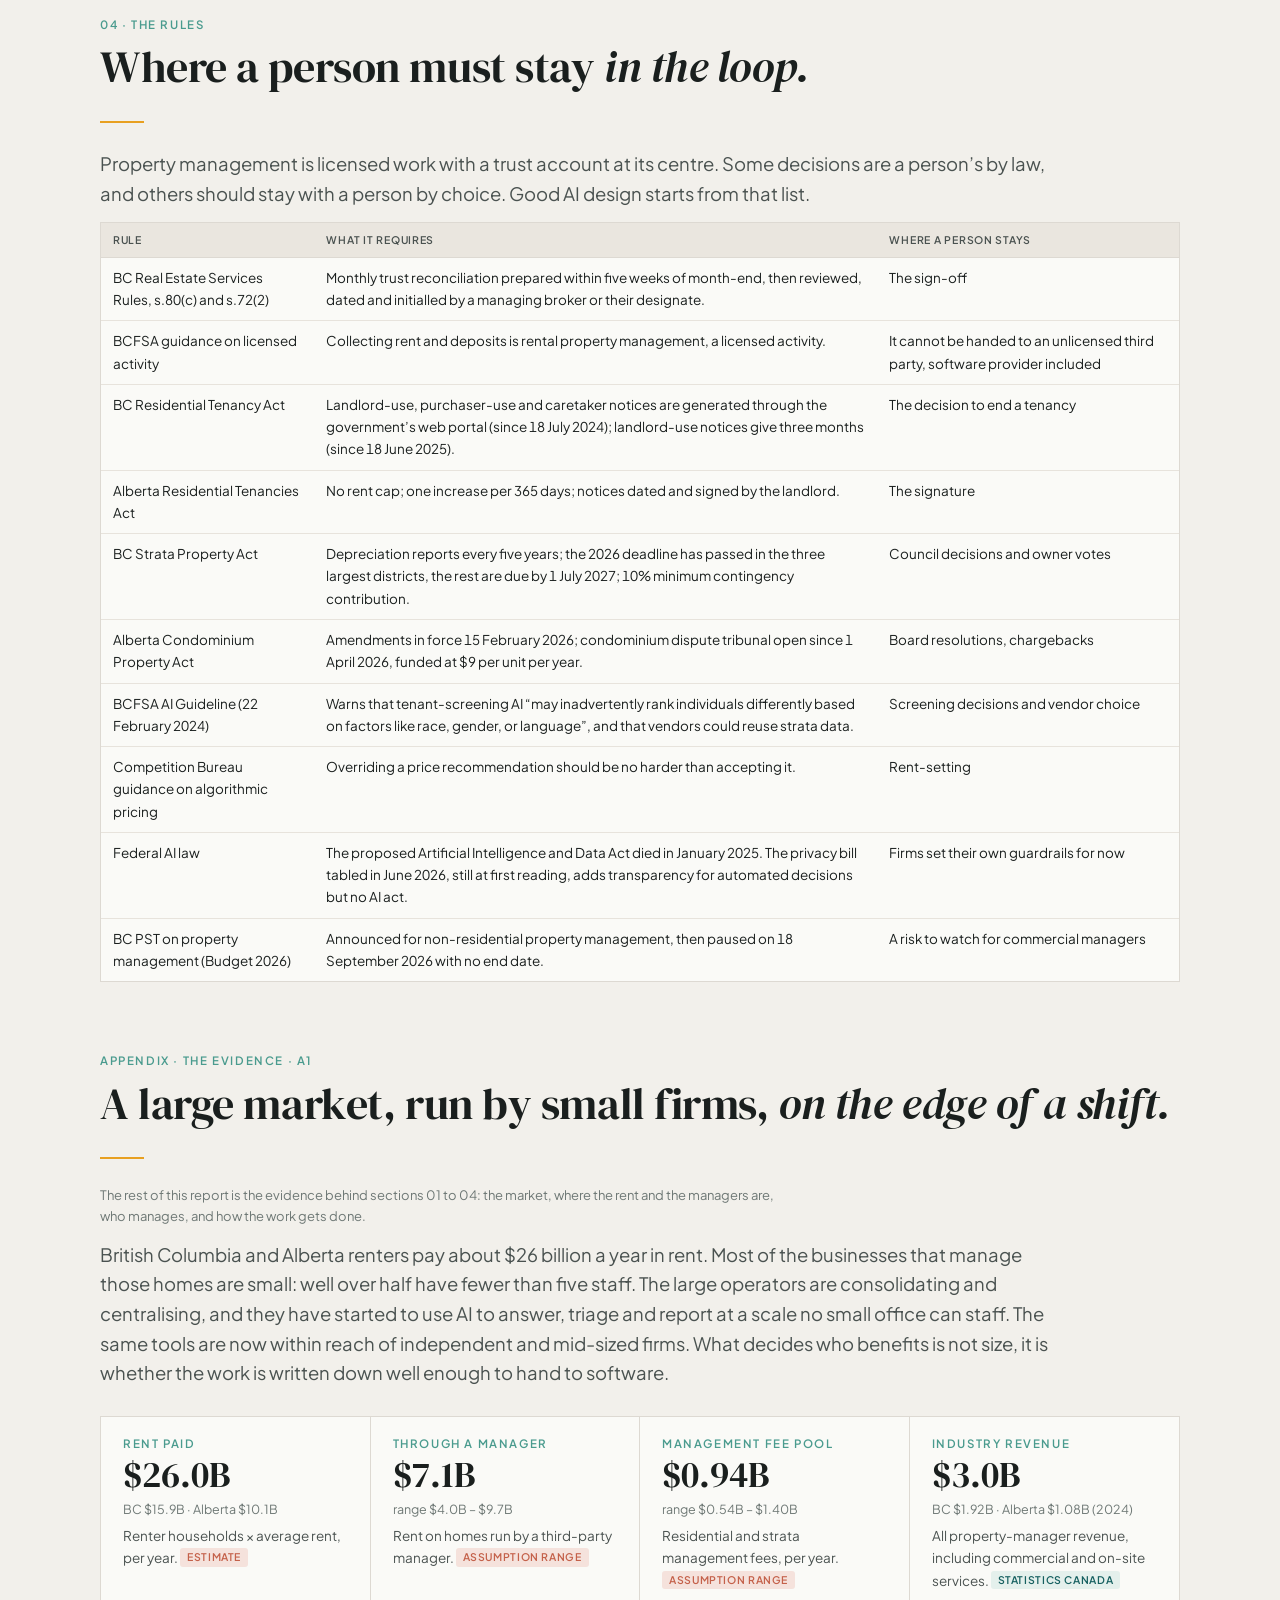
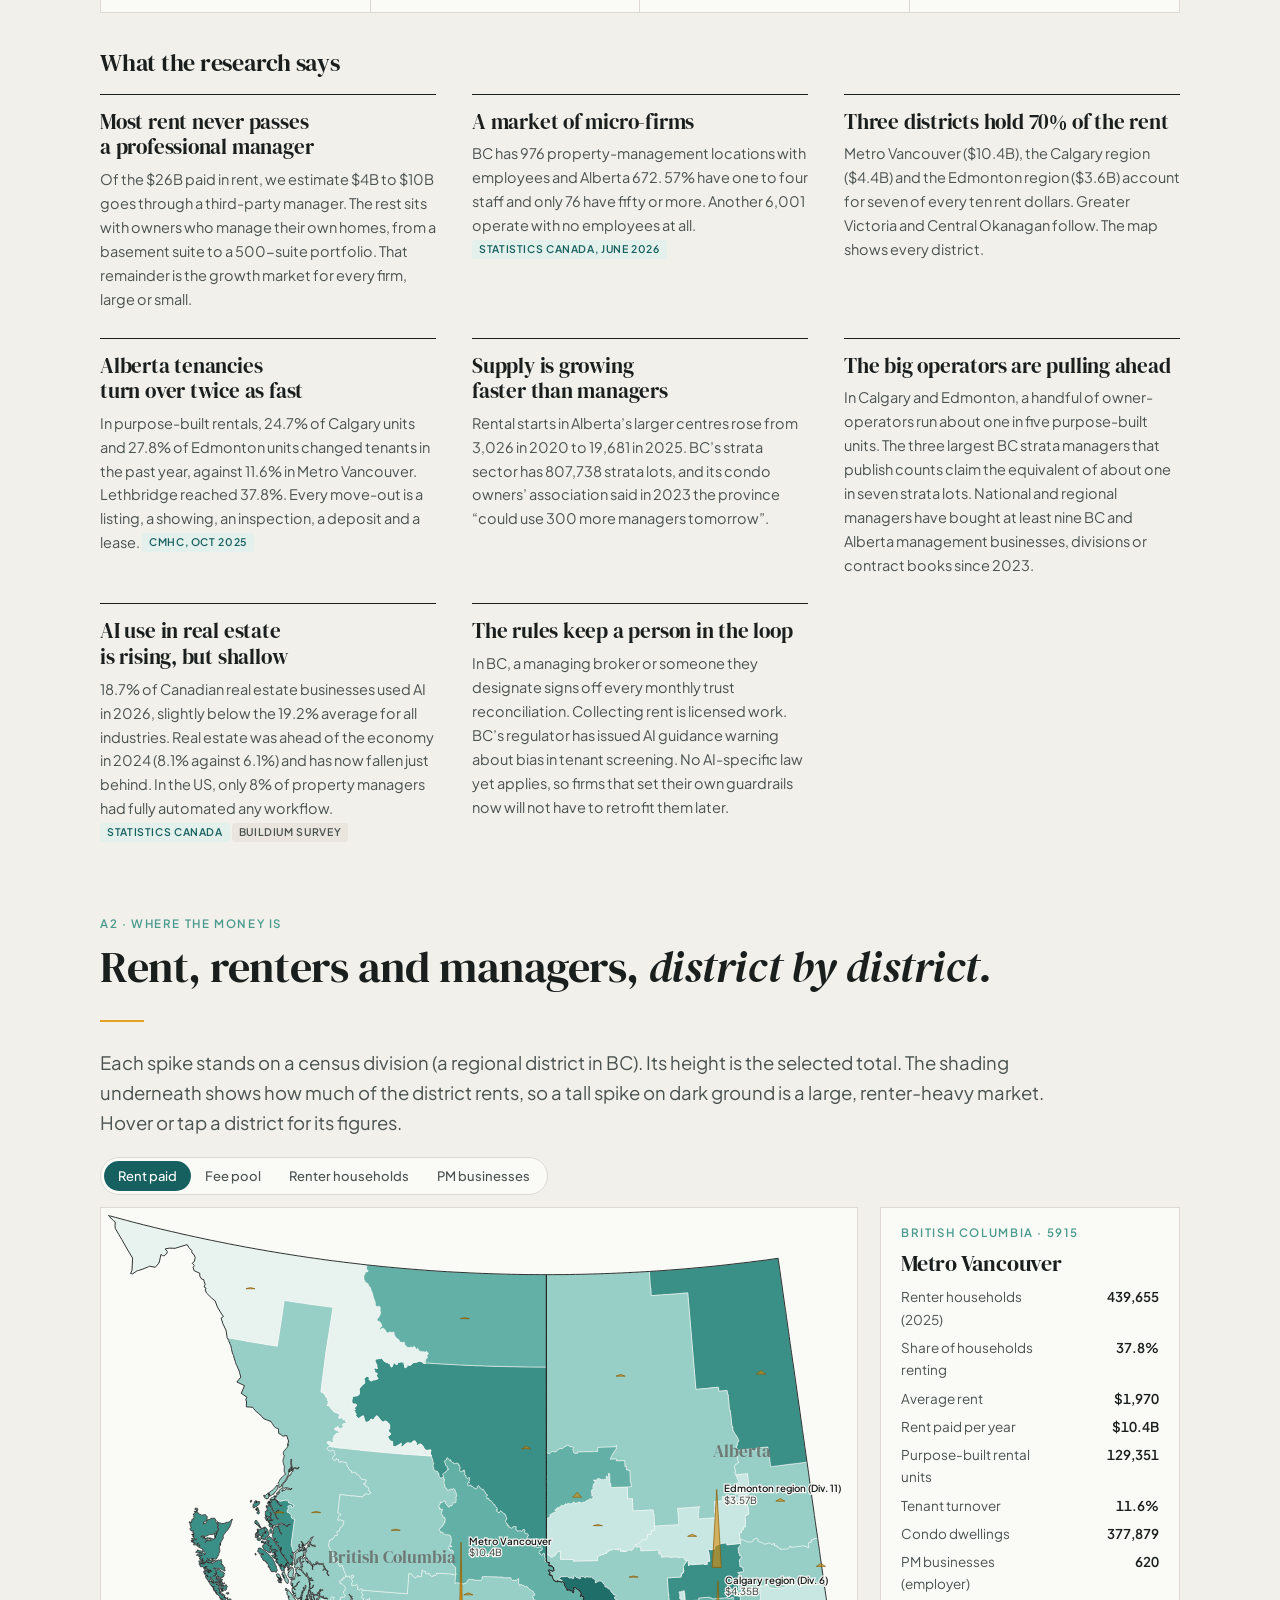
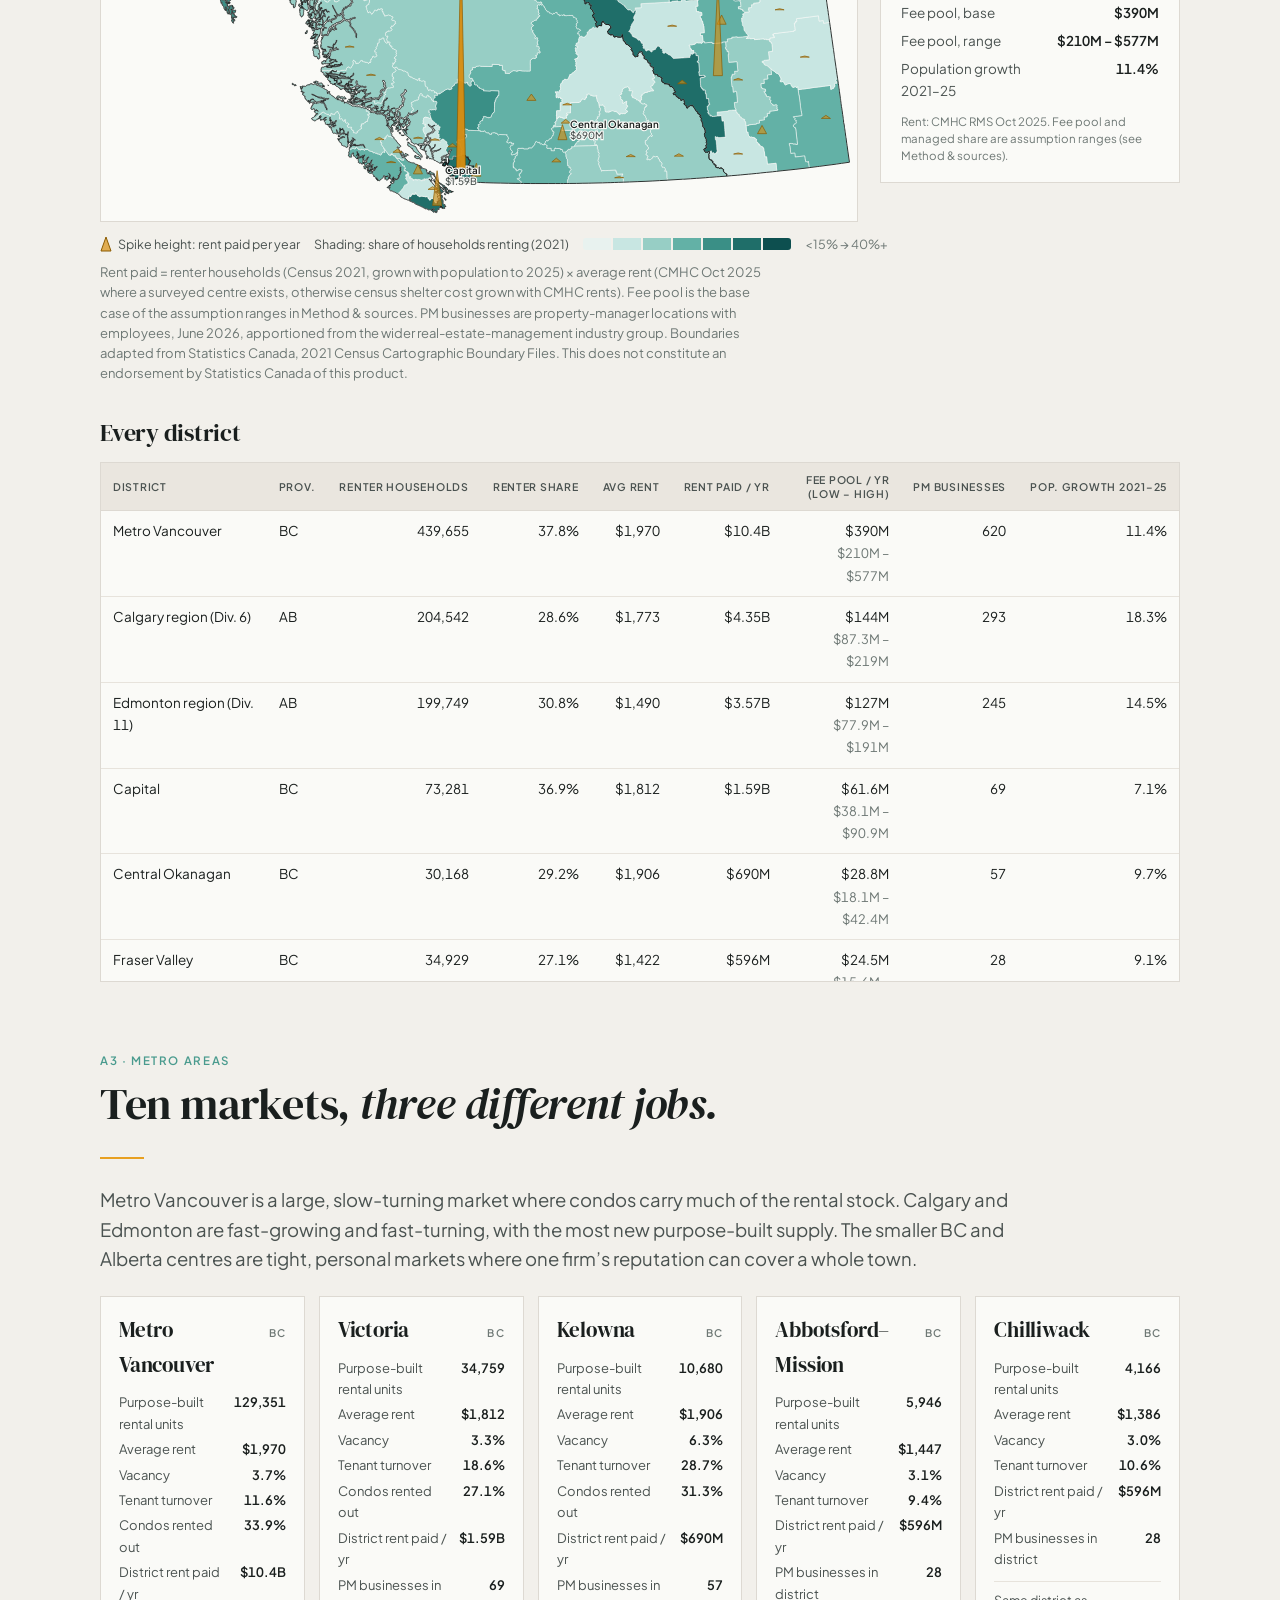
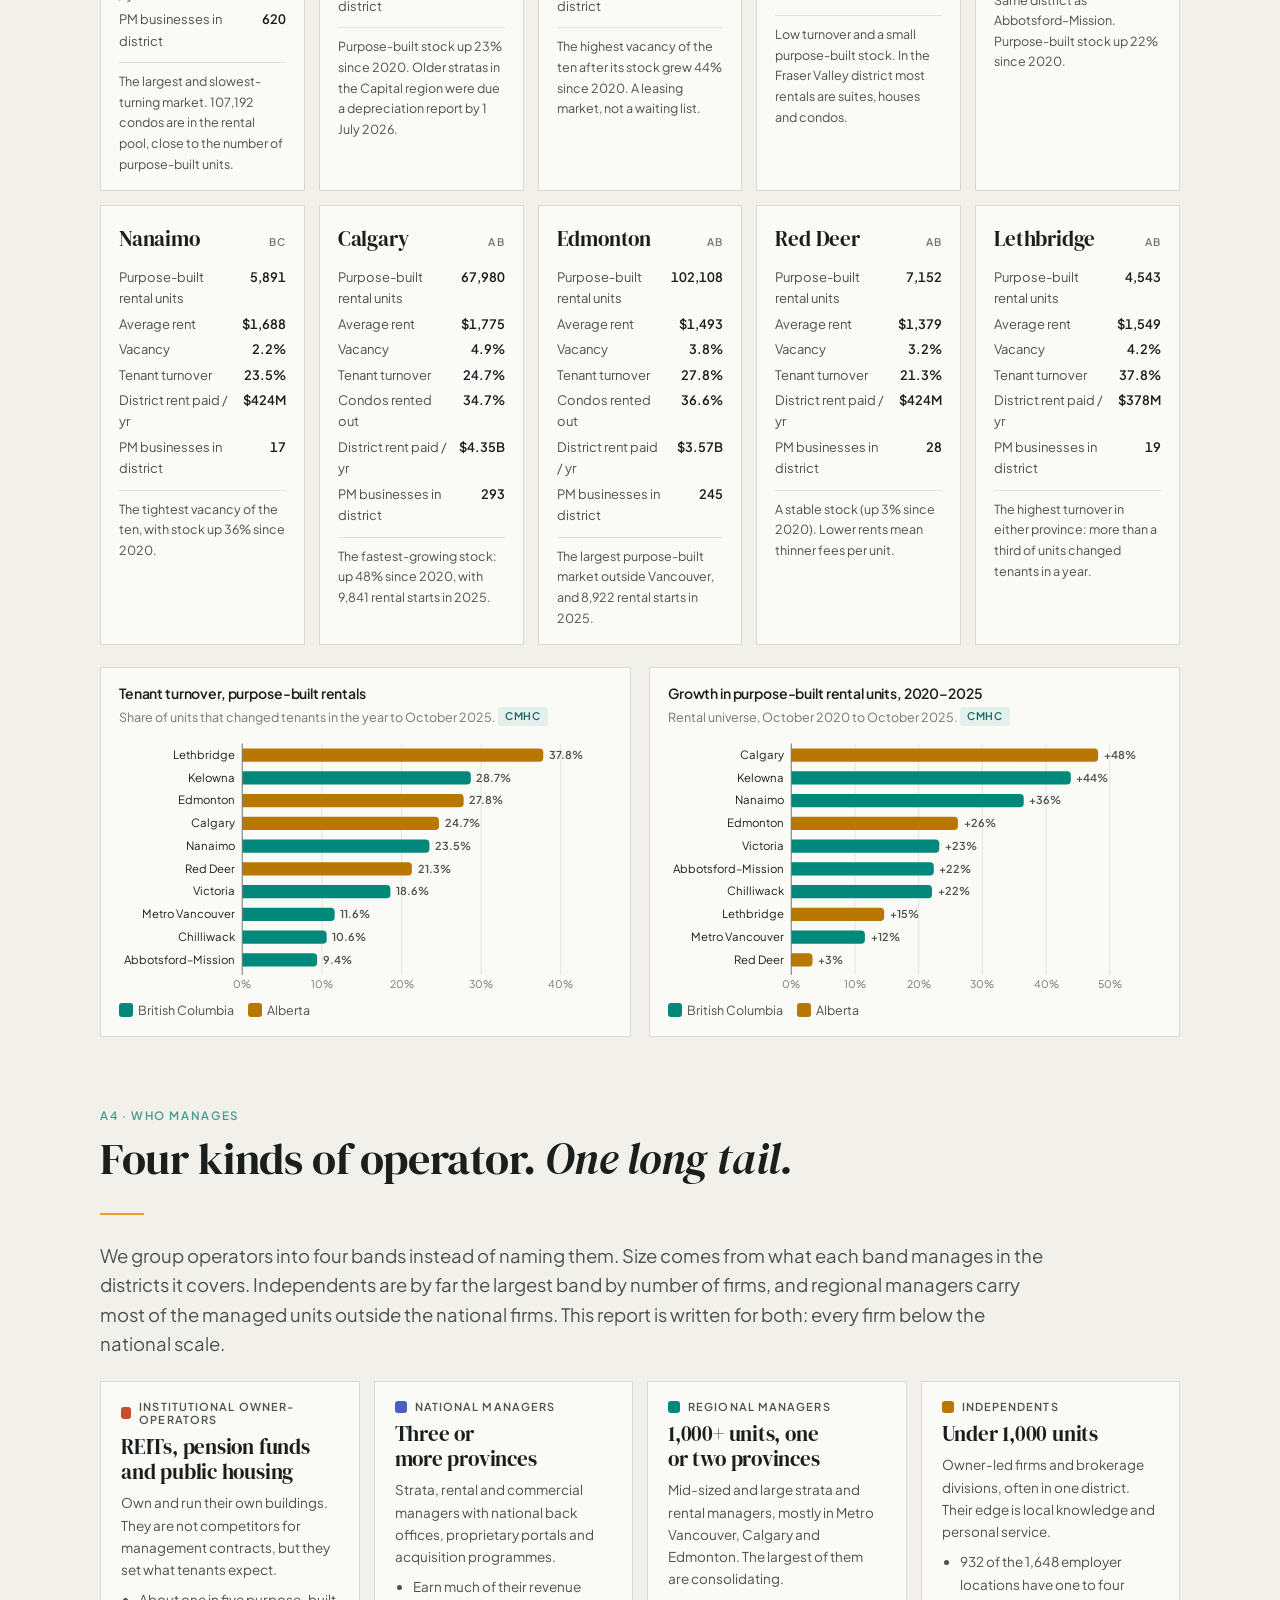
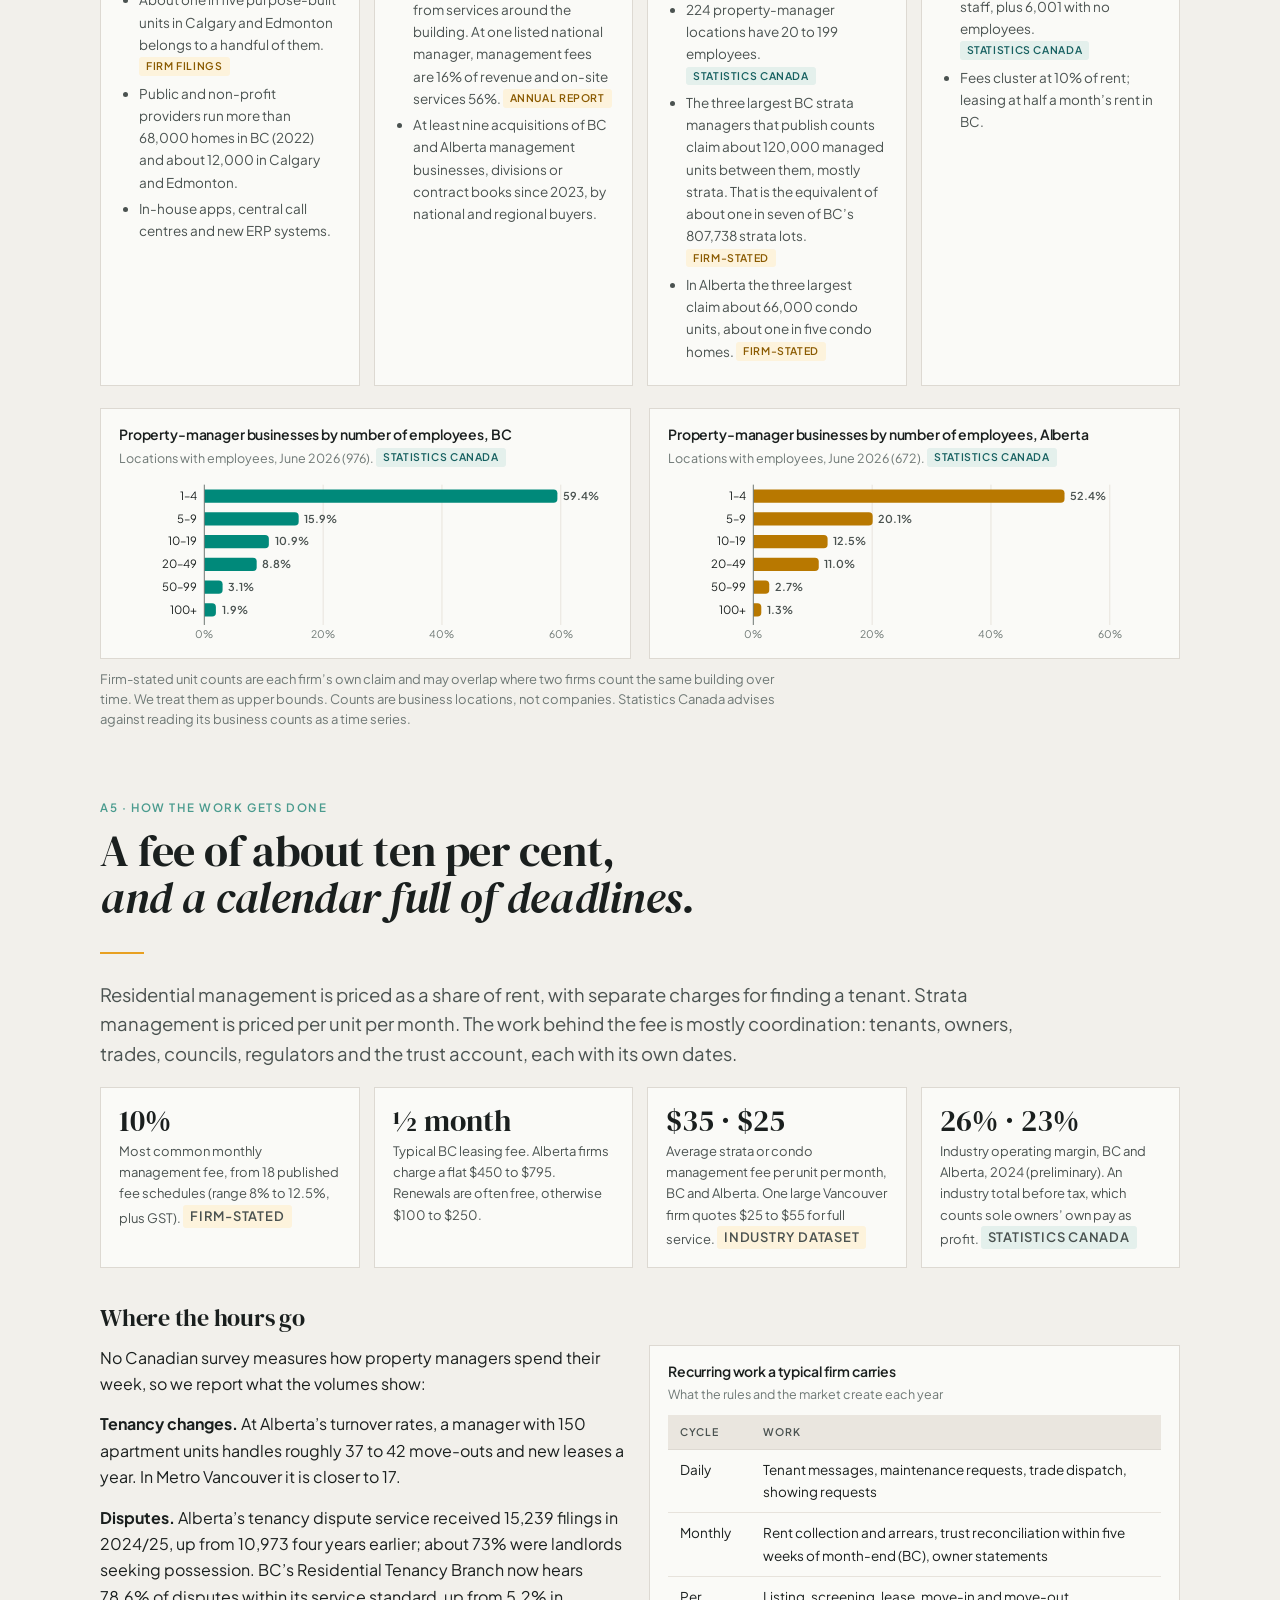
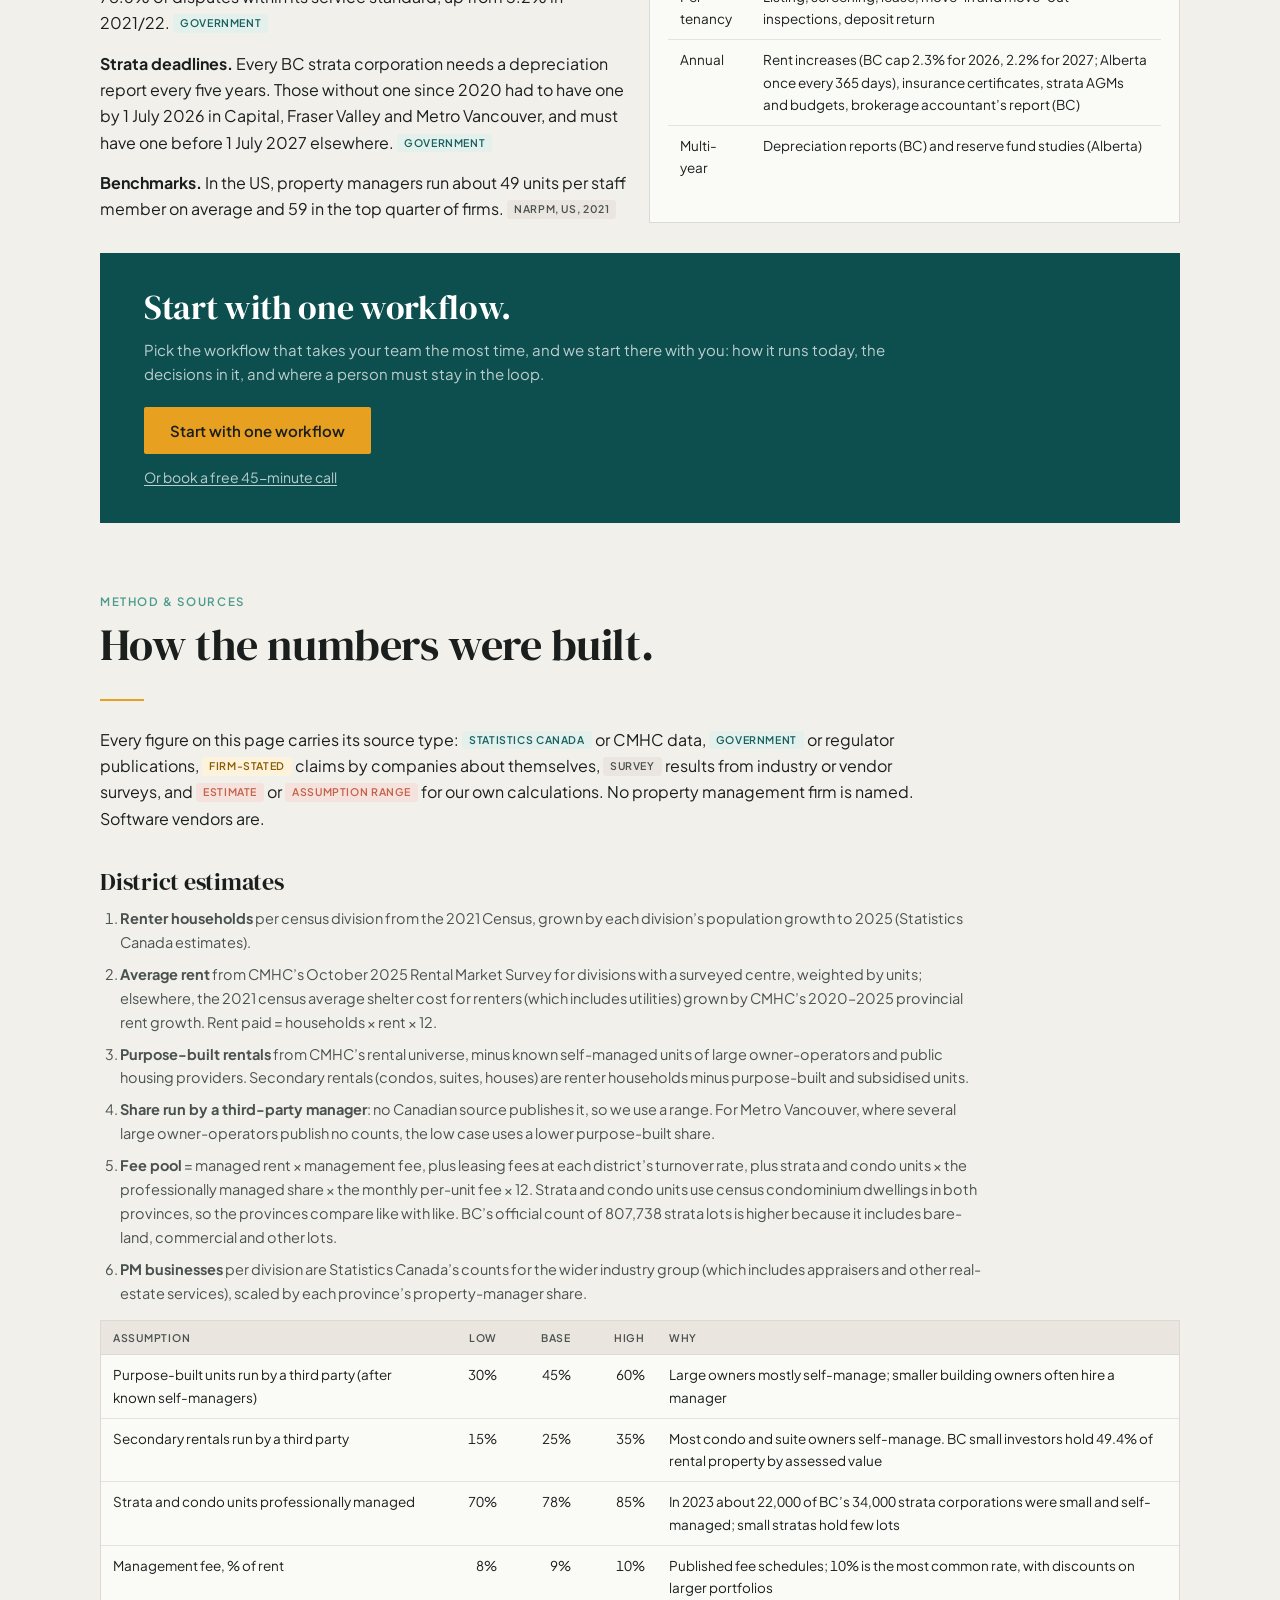
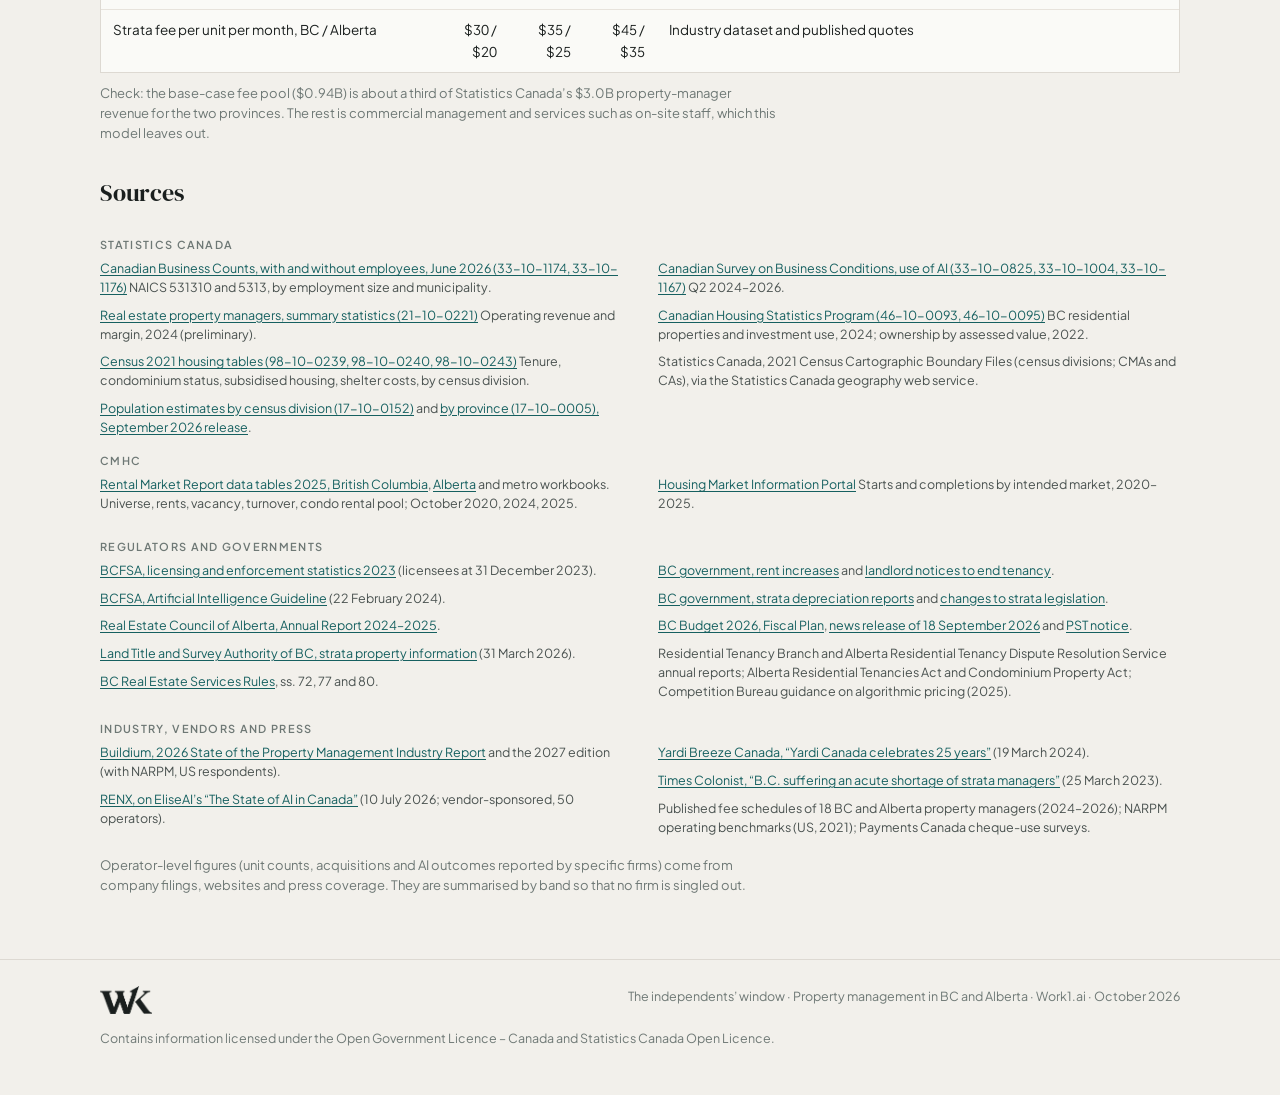
<file: the-independents-window/index.html>
<!DOCTYPE html><html lang="en-CA"> <head><meta charset="UTF-8"><meta name="viewport" content="width=device-width, initial-scale=1.0, viewport-fit=cover"><title>The Independents’ Window: Property Management and AI in BC and Alberta | Work1.ai</title><meta name="description" content="What the large property managers in British Columbia and Alberta already automate, where independent and mid-sized firms stand on AI, the decisions a person must keep, and the market data behind it."><link rel="canonical" href="https://work1.ai/the-independents-window/"><!-- Open Graph --><meta property="og:title" content="The Independents’ Window: Property Management and AI in BC and Alberta | Work1.ai"><meta property="og:description" content="What the large property managers in British Columbia and Alberta already automate, where independent and mid-sized firms stand on AI, the decisions a person must keep, and the market data behind it."><meta property="og:image" content="https://work1.ai/the-independents-window/og.png"><meta property="og:image:width" content="1200"><meta property="og:image:height" content="630"><meta property="og:image:alt" content="The Independents’ Window: Work1.ai market research on property management in British Columbia and Alberta."><meta property="og:url" content="https://work1.ai/the-independents-window/"><meta property="og:type" content="article"><meta property="og:locale" content="en_CA"><meta property="og:site_name" content="Work1.ai"><!-- Twitter Card --><meta name="twitter:card" content="summary_large_image"><meta name="twitter:title" content="The Independents’ Window: Property Management and AI in BC and Alberta | Work1.ai"><meta name="twitter:description" content="What the large property managers in British Columbia and Alberta already automate, where independent and mid-sized firms stand on AI, the decisions a person must keep, and the market data behind it."><meta name="twitter:image" content="https://work1.ai/the-independents-window/og.png"><meta name="twitter:image:alt" content="The Independents’ Window: Work1.ai market research on property management in British Columbia and Alberta."><!-- Geo-targeting --><link rel="alternate" hreflang="en-CA" href="https://work1.ai/the-independents-window/"><meta name="geo.region" content="CA"><meta name="geo.placename" content="Victoria, British Columbia, Canada"><meta name="geo.position" content="48.4284;-123.3656"><meta name="ICBM" content="48.4284, -123.3656"><!-- Favicons --><link rel="icon" href="/favicon.ico?v=2" sizes="any"><link rel="apple-touch-icon" href="/apple-touch-icon.png?v=2" sizes="180x180"><link rel="preconnect" href="https://fonts.googleapis.com"><link rel="preconnect" href="https://fonts.gstatic.com" crossorigin><link rel="stylesheet" href="https://fonts.googleapis.com/css2?family=DM+Serif+Display:ital@0;1&family=Plus+Jakarta+Sans:ital,wght@0,300;0,400;0,500;0,600;0,700;1,400&display=swap"> <meta property="article:published_time" content="2026-11-01"> <meta property="article:publisher" content="https://work1.ai/"> <link rel="alternate" type="text/markdown" href="/the-independents-window/index.html.md" title="Markdown edition"> <link rel="alternate" type="application/pdf" href="/the-independents-window/the-independents-window.pdf" title="PDF edition"> <script type="application/ld+json">{"@context":"https://schema.org","@graph":[{"@type":"Report","@id":"https://work1.ai/the-independents-window/#report","headline":"The Independents’ Window","alternativeHeadline":"What the large operators already automate, and how independent and mid-sized firms close the gap","description":"What the large property managers in British Columbia and Alberta already automate, where independent and mid-sized firms stand on AI, the decisions a person must keep, and the market data behind it.","url":"https://work1.ai/the-independents-window/","mainEntityOfPage":"https://work1.ai/the-independents-window/","image":"https://work1.ai/the-independents-window/og.png","inLanguage":"en-CA","datePublished":"2026-11-01","dateModified":"2026-11-01","temporalCoverage":"2020/2026","author":{"@id":"https://work1.ai/#organization"},"publisher":{"@id":"https://work1.ai/#organization"},"isAccessibleForFree":true,"about":[{"@type":"Thing","name":"Property management"},{"@type":"Thing","name":"Artificial intelligence in property management"},{"@type":"Thing","name":"Rental housing market"}],"audience":{"@type":"BusinessAudience","audienceType":"Independent and mid-sized property management firms"},"spatialCoverage":[{"@type":"AdministrativeArea","name":"British Columbia","containedInPlace":{"@type":"Country","name":"Canada"}},{"@type":"AdministrativeArea","name":"Alberta","containedInPlace":{"@type":"Country","name":"Canada"}}],"isBasedOn":[{"@type":"CreativeWork","name":"Canadian Business Counts, with and without employees, June 2026 (33-10-1174, 33-10-1176)","url":"https://www150.statcan.gc.ca/t1/tbl1/en/tv.action?pid=3310117401"},{"@type":"CreativeWork","name":"Real estate property managers, summary statistics (21-10-0221)","url":"https://www150.statcan.gc.ca/t1/tbl1/en/tv.action?pid=2110022101"},{"@type":"CreativeWork","name":"Census 2021 housing tables (98-10-0239, 98-10-0240, 98-10-0243)","url":"https://www150.statcan.gc.ca/t1/tbl1/en/tv.action?pid=9810023901"},{"@type":"CreativeWork","name":"Population estimates by census division (17-10-0152)","url":"https://www150.statcan.gc.ca/t1/tbl1/en/tv.action?pid=1710015201"},{"@type":"CreativeWork","name":"by province (17-10-0005), September 2026 release","url":"https://www150.statcan.gc.ca/t1/tbl1/en/tv.action?pid=1710000501"},{"@type":"CreativeWork","name":"Canadian Survey on Business Conditions, use of AI (33-10-0825, 33-10-1004, 33-10-1167)","url":"https://www150.statcan.gc.ca/t1/tbl1/en/tv.action?pid=3310116701"},{"@type":"CreativeWork","name":"Canadian Housing Statistics Program (46-10-0093, 46-10-0095)","url":"https://www150.statcan.gc.ca/t1/tbl1/en/tv.action?pid=4610009501"},{"@type":"CreativeWork","name":"Rental Market Report data tables 2025, British Columbia","url":"https://assets.cmhc-schl.gc.ca/sites/cmhc/professional/housing-markets-data-and-research/housing-data-tables/rental-market/rental-market-report-data-tables/2025/rmr-british-columbia-2025-en.xlsx"},{"@type":"CreativeWork","name":"Alberta","url":"https://assets.cmhc-schl.gc.ca/sites/cmhc/professional/housing-markets-data-and-research/housing-data-tables/rental-market/rental-market-report-data-tables/2025/rmr-alberta-2025-en.xlsx"},{"@type":"CreativeWork","name":"Housing Market Information Portal","url":"https://www03.cmhc-schl.gc.ca/hmip-pimh/en"},{"@type":"CreativeWork","name":"BCFSA, licensing and enforcement statistics 2023","url":"https://www.bcfsa.ca/about-us/news/blog/licensing-and-enforcement-statistics-2023"},{"@type":"CreativeWork","name":"BCFSA, Artificial Intelligence Guideline","url":"https://www.bcfsa.ca/industry-resources/real-estate-professional-resources/knowledge-base/guidelines/artificial-intelligence-guideline"},{"@type":"CreativeWork","name":"Real Estate Council of Alberta, Annual Report 2024–2025","url":"https://www.reca.ca/wp-content/uploads/2024-2025-RECA-Annual-Report.pdf"},{"@type":"CreativeWork","name":"Land Title and Survey Authority of BC, strata property information","url":"https://ltsa.ca/property-owners/how-can-i/find-strata-property-information/"},{"@type":"CreativeWork","name":"BC Real Estate Services Rules","url":"https://www.bclaws.gov.bc.ca/civix/document/id/complete/statreg/209_2021"},{"@type":"CreativeWork","name":"BC government, rent increases","url":"https://www2.gov.bc.ca/gov/content/housing-tenancy/residential-tenancies/rent-rtb/rent-increases"},{"@type":"CreativeWork","name":"landlord notices to end tenancy","url":"https://www2.gov.bc.ca/gov/content/housing-tenancy/residential-tenancies/ending-a-tenancy/landlord-notice"},{"@type":"CreativeWork","name":"BC government, strata depreciation reports","url":"https://www2.gov.bc.ca/gov/content/housing-tenancy/strata-housing/operating-a-strata/repairs-and-maintenance/depreciation-reports"},{"@type":"CreativeWork","name":"changes to strata legislation","url":"https://www2.gov.bc.ca/gov/content/housing-tenancy/strata-housing/legislation-and-changes/changes-to-legislation"},{"@type":"CreativeWork","name":"BC Budget 2026, Fiscal Plan","url":"https://www.bcbudget.gov.bc.ca/2026/pdf/2026_Budget_and_Fiscal_Plan.pdf"},{"@type":"CreativeWork","name":"news release of 18 September 2026","url":"https://news.gov.bc.ca/releases/2026PREM0034-001089"},{"@type":"CreativeWork","name":"PST notice","url":"https://www2.gov.bc.ca/gov/content/taxes/sales-taxes/pst/publications/notice-professional-services"},{"@type":"CreativeWork","name":"Buildium, 2026 State of the Property Management Industry Report","url":"https://www.buildium.com/resource/2026-property-management-industry-report/"},{"@type":"CreativeWork","name":"RENX, on EliseAI’s “The State of AI in Canada”","url":"https://renx.ca/report-illustrates-multifamily-artificial-intelligence-deployment"},{"@type":"CreativeWork","name":"Yardi Breeze Canada, “Yardi Canada celebrates 25 years”","url":"https://www.yardibreeze.ca/blog/2024/03/yardi-canada-celebrates-25-years/"},{"@type":"CreativeWork","name":"Times Colonist, “B.C. suffering an acute shortage of strata managers”","url":"https://www.timescolonist.com/homes/bc-suffering-an-acute-shortage-of-strata-managers-6758406"}],"encoding":{"@type":"MediaObject","encodingFormat":"application/pdf","contentUrl":"https://work1.ai/the-independents-window/the-independents-window.pdf","name":"The Independents’ Window (PDF edition)"}},{"@type":"BreadcrumbList","itemListElement":[{"@type":"ListItem","position":1,"name":"Work1.ai","item":"https://work1.ai/"},{"@type":"ListItem","position":2,"name":"The Independents’ Window","item":"https://work1.ai/the-independents-window/"}]}]}</script> <link rel="stylesheet" href="/_astro/index.CECCPD64.css"></head> <body> <a href="#main-content" class="skip-link">Skip to main content</a>   <header class="cover" id="top">
  <div class="wrap">
    <div class="cover-top">
      <div><a href="/" aria-label="Work1.ai home" style="color:inherit"><span class="mark" role="img" aria-label="Work1"></span></a><div class="tagline">Principled AI · Operational results</div></div>
      <div class="badge">Market research · October 2026</div>
    </div>
    <div class="eyebrow">Property management · British Columbia &amp; Alberta</div>
    <h1>The independents’ <em>window.</em></h1>
    <p class="sub">What the large property managers in BC and Alberta already automate, where everyone else stands on AI, and the decisions a person must keep. Written for independent and mid-sized firms, from a five-person office to a 150-person regional manager, with the market data behind it.</p>
    <hr class="rule">
    <div class="facts">
      <div class="fact"><b>44%</b><span>of 50 large Canadian multifamily operators say they have fully deployed AI (vendor-sponsored survey, 2026)</span></div>
      <div class="fact"><b>8%</b><span>of US property managers have fully automated any workflow (2026 survey)</span></div>
      <div class="fact"><b>18.7%</b><span>of Canadian real estate businesses used AI in the last year (2026)</span></div>
      <div class="fact"><b>9+</b><span>BC and Alberta management businesses or contract books bought by larger managers since 2023</span></div>
      <div class="fact"><b>$26B</b><span>rent paid each year by BC and Alberta renter households (estimate)</span></div>
    </div>
    <div class="cover-cta">
      <a class="btn" href="/map-one-decision/">Start with one workflow</a>
      <a class="skip" href="#next">Skip to what to do first ↓</a>
      <a class="skip" href="/the-independents-window/the-independents-window.pdf" download>Download the PDF ↓</a>
    </div>
    <div class="meta">
      <div><small>Geography</small>48 census divisions · 10 metro areas</div>
      <div><small>Data to</small>October 2026</div>
      <div><small>Prepared by</small>Work1.ai</div>
    </div>
  </div>
</header>

<nav class="toc" aria-label="Contents"><div class="wrap">
  <a href="#gap">The gap</a><a href="#technology">Technology</a><a href="#next">What to do</a><a href="#rules">The rules</a><a href="#findings">The evidence</a><a href="#map">The map</a><a href="#metros">Metro areas</a><a href="#operators">Who manages</a><a href="#work">The work</a><a href="#method">Sources</a><a class="btn" href="/map-one-decision/">Start with one workflow</a>
</div></nav>

<main id="main-content">
<section class="part" id="gap"><div class="wrap">
  <header><div class="eyebrow">01 · The gap</div><h2>What the large operators already automate, <em>and how independent and mid-sized firms close the gap.</em></h2><hr class="rule"></header>
  <p class="lede">The large operators (national managers, institutional owner-operators and the biggest regional firms) bought scale: central teams, standard systems and round-the-clock coverage. They hold a growing share of the market:</p>
  <div class="evidence">
    <div><b>1 in 5</b>purpose-built units in Calgary and Edmonton belongs to a handful of owner-operators. <span class="label l-firm">Firm filings</span></div>
    <div><b>1 in 7</b>BC strata lots: the equivalent of what the three largest strata managers that publish counts claim to manage. <span class="label l-firm">Firm-stated</span></div>
    <div><b>9+</b>BC and Alberta management businesses, divisions or contract books bought by national and regional managers since 2023.</div>
  </div>
  <p class="lede">Each row below is a piece of that scale an independent or mid-sized firm can now reach with AI, as long as a person keeps the decisions that matter. We give no time-savings estimates: nothing is promised until it has been measured in the firm itself.</p>
  <div class="scroll"><table class="data gap"><thead><tr><th>Work</th><th>How large operators run it</th><th>Common pattern below national scale</th><th>With AI, governed</th></tr></thead><tbody>
    <tr><td>Leasing enquiries</td><td>Central leasing teams, CRM and virtual leasing agents. One large owner-operator reports tour-to-lease conversion up 33% and replies in minutes, not days. <span class="label l-firm">Firm-stated</span></td><td>Shared inbox and phone, answered in office hours by the same people who handle maintenance.</td><td class="ai">Every enquiry answered and qualified within minutes, showings booked to a calendar; a person approves the applicant.</td></tr>
    <tr><td>Maintenance requests</td><td>Portals, triage rules, vendor networks; one large commercial landlord reports 4–6% energy savings and 10–15% fewer work orders from building AI. <span class="label l-firm">Firm-stated</span></td><td>Calls and texts to the manager’s phone; trade choice from memory.</td><td class="ai">Requests logged, sorted by urgency and drafted as work orders with the right trade; a person approves spend over a set limit.</td></tr>
    <tr><td>Rent and arrears</td><td>Pre-authorised debit, portals and automatic reminders.</td><td>A mix of debit, e-Transfer and cheques, matched by hand.</td><td class="ai">Payments matched to tenants, reminders sent on schedule; a person decides on every notice.</td></tr>
    <tr><td>Trust accounting</td><td>Central accounting teams and enterprise systems.</td><td>Monthly reconciliation in the PM software and spreadsheets.</td><td class="ai">Reconciliation prepared and exceptions flagged; the managing broker reviews and initials it, as BC’s rules require.</td></tr>
    <tr><td>Owner reporting</td><td>Owner portals and standard monthly packs.</td><td>Statements assembled by hand, explained by phone.</td><td class="ai">Statements with a plain-language summary of what happened and why, drafted from the system’s own data.</td></tr>
    <tr><td>Compliance calendar</td><td>Compliance staff and central calendars.</td><td>Dates held per building, in calendars and in people’s heads.</td><td class="ai">One calendar of every deadline (depreciation reports, insurance certificates, rent-increase windows, AGMs), with reminders and drafts ready.</td></tr>
    <tr><td>Tenant and council communication</td><td>Contact centres and resident apps.</td><td>Personal and responsive, but bound to a few people’s hours.</td><td class="ai">Consistent drafts and notices, translation where needed; sensitive messages are always sent by a person.</td></tr>
  </tbody></table></div>
  <p class="small muted" style="margin-top:10px">The middle column describes patterns that are common across the industry. It is not a description of any one firm.</p>
  <div class="callout">
    <div class="eyebrow">The opportunity</div>
    <h3>Scale used to be the only way to run a portfolio efficiently. <em>AI changes what scale was buying.</em></h3>
    <p>National and institutional operators pay for central leasing teams, 24-hour response, standard owner reporting and compliance staff. Much of that work is reading, sorting, drafting and checking, which is exactly what AI now does well. A firm below national scale that has written down how it works can buy that capability without the overhead, and keep the personal service that wins owners in the first place.</p>
    <div class="trio">
      <div class="tile"><span class="eyebrow">The constraint</span><h5>Manager time</h5><p>Units per manager, not demand, limits growth for most independent firms.</p></div>
      <div class="tile"><span class="eyebrow">The lever</span><h5>Written-down work</h5><p>A process someone else could follow is a process software can help with.</p></div>
      <div class="tile"><span class="eyebrow">The safeguard</span><h5>Decide first</h5><p>Name the decisions a person must keep before anything is automated.</p></div>
    </div>
  </div>
</div></section>

<section class="part" id="technology"><div class="wrap">
  <header><div class="eyebrow">02 · State of technology</div><h2>Mostly one ledger, <em>and AI that has barely started.</em></h2><hr class="rule"></header>
  <p class="lede">By its vendor’s account, Canadian property management runs largely on one family of accounting software, with marketing, screening and resident portals bolted on around it. AI use is growing quickly from a low base, and most of it is chat and analytics, not automated work.</p>
  <div class="two" style="margin-top:20px">
    <div class="chart"><h4>Businesses that used AI in the past 12 months</h4><div class="sub">Real estate and rental and leasing, second quarter of each year. Letters are Statistics Canada’s quality grades. <span class="label l-stat">Statistics Canada</span></div><svg id="aiChart" role="img" aria-label="AI use by real estate businesses, BC, Alberta and Canada, 2024 to 2026"></svg><div class="legend" id="aiLegend" style="margin-top:8px"></div><p class="small muted" style="margin-top:8px">BC’s 31.0% for 2026 carries grade D and follows 3.1% a year earlier, so treat it as volatile. The sector also includes lessors and equipment rental. Canada’s all-industry average was 19.2% in 2026.</p></div>
    <div class="stack">
      <h4 style="font-size:22px">The software stack</h4>
      <p><b>The ledger.</b> Yardi says it “holds the majority of the market share for residential and commercial real estate software solutions in Canada”, and has sold Breeze here since 2018. Buildium (part of RealPage), Entrata, MRI and Rent Manager are present. AppFolio reports its revenue comes “primarily from United States customers”. <span class="label l-firm">Vendor-stated</span></p>
      <p><b>Around the ledger.</b> Canadian tools handle listings (Rentsync, which owns Rentals.ca and RentFaster.ca), leasing (Rhenti), screening and rent guarantees (SingleKey), rent reporting (FrontLobby) and BC listings (liv.rent). Strata firms add BuildingLink, Condo Control, PowerStrata and StrataStation.</p>
      <p><b>Rent payment.</b> No source measures how Canadians pay rent. Among people who still write cheques regularly, rent is the most common reason. <span class="label l-survey">Payments Canada</span></p>
      <p><b>Large operators.</b> In a vendor-sponsored survey of 50 large Canadian multifamily operators, 44% said they had fully deployed AI, and only 11% relied on their property management software for it. <span class="label l-survey">EliseAI, 2026</span> Among US property managers, 33% use AI or automation. <span class="label l-survey">Buildium/NARPM 2027 report, US</span></p>
    </div>
  </div>
</div></section>

<section class="part" id="next"><div class="wrap">
  <header><div class="eyebrow">03 · What to do next</div><h2>Decide before you automate. <em>Measure before anyone promises savings.</em></h2><hr class="rule"></header>
  <p class="lede">The firms that will gain most are not the ones that buy the most tools. They are the ones that know how their work is done, who decides what, and where their information lives. That is where we start with every firm.</p>
  <div class="steps">
    <div class="step"><span class="k">First</span><h4>Map the work</h4><p>We sit with the people who run the day-to-day and write down how leasing, maintenance, accounting and owner work actually happen, and where the hours go.</p></div>
    <div class="step"><span class="k">Then</span><h4>Write down the decisions</h4><p>For each workflow: what starts it, what “done right” looks like, and when a person must step in. The same documents train a new hire and guide any automation.</p></div>
    <div class="step"><span class="k">Only then</span><h4>Automate, measured and governed</h4><p>Start with one workflow, measure it before and after, and keep the human checkpoints the rules and your clients expect.</p></div>
  </div>
  <div class="cta">
    <div><h3>Start with one workflow.</h3><p>Pick the workflow that takes your team the most time, and we start there with you: how it runs today, the decisions in it, and where a person must stay in the loop.</p><p class="print-only">work1.ai</p></div>
    <div class="cta-actions"><a class="btn" href="/map-one-decision/">Start with one workflow</a><a class="cta-alt" href="https://meetings-na3.hubspot.com/matt-alfke" target="_blank" rel="noopener">Or book a free 45-minute call</a></div>
  </div>
</div></section>

<section class="part" id="rules"><div class="wrap">
  <header><div class="eyebrow">04 · The rules</div><h2>Where a person must stay <em>in the loop.</em></h2><hr class="rule"></header>
  <p class="lede">Property management is licensed work with a trust account at its centre. Some decisions are a person’s by law, and others should stay with a person by choice. Good AI design starts from that list.</p>
  <div class="scroll"><table class="data"><thead><tr><th>Rule</th><th>What it requires</th><th>Where a person stays</th></tr></thead><tbody>
    <tr><td>BC Real Estate Services Rules, s.80(c) and s.72(2)</td><td>Monthly trust reconciliation prepared within five weeks of month-end, then reviewed, dated and initialled by a managing broker or their designate.</td><td>The sign-off</td></tr>
    <tr><td>BCFSA guidance on licensed activity</td><td>Collecting rent and deposits is rental property management, a licensed activity.</td><td>It cannot be handed to an unlicensed third party, software provider included</td></tr>
    <tr><td>BC Residential Tenancy Act</td><td>Landlord-use, purchaser-use and caretaker notices are generated through the government’s web portal (since 18 July 2024); landlord-use notices give three months (since 18 June 2025).</td><td>The decision to end a tenancy</td></tr>
    <tr><td>Alberta Residential Tenancies Act</td><td>No rent cap; one increase per 365 days; notices dated and signed by the landlord.</td><td>The signature</td></tr>
    <tr><td>BC Strata Property Act</td><td>Depreciation reports every five years; the 2026 deadline has passed in the three largest districts, the rest are due by 1 July 2027; 10% minimum contingency contribution.</td><td>Council decisions and owner votes</td></tr>
    <tr><td>Alberta Condominium Property Act</td><td>Amendments in force 15 February 2026; condominium dispute tribunal open since 1 April 2026, funded at $9 per unit per year.</td><td>Board resolutions, chargebacks</td></tr>
    <tr><td>BCFSA AI Guideline (22 February 2024)</td><td>Warns that tenant-screening AI “may inadvertently rank individuals differently based on factors like race, gender, or language”, and that vendors could reuse strata data.</td><td>Screening decisions and vendor choice</td></tr>
    <tr><td>Competition Bureau guidance on algorithmic pricing</td><td>Overriding a price recommendation should be no harder than accepting it.</td><td>Rent-setting</td></tr>
    <tr><td>Federal AI law</td><td>The proposed Artificial Intelligence and Data Act died in January 2025. The privacy bill tabled in June 2026, still at first reading, adds transparency for automated decisions but no AI act.</td><td>Firms set their own guardrails for now</td></tr>
    <tr><td>BC PST on property management (Budget 2026)</td><td>Announced for non-residential property management, then paused on 18 September 2026 with no end date.</td><td>A risk to watch for commercial managers</td></tr>
  </tbody></table></div>
</div></section>

<section class="part" id="findings"><div class="wrap">
  <header><div class="eyebrow">Appendix · The evidence · A1</div><h2>A large market, run by small firms, <em>on the edge of a shift.</em></h2><hr class="rule"></header>
  <p class="small muted" style="margin-bottom:14px">The rest of this report is the evidence behind sections 01 to 04: the market, where the rent and the managers are, who manages, and how the work gets done.</p>
  <p class="lede">British Columbia and Alberta renters pay about $26 billion a year in rent. Most of the businesses that manage those homes are small: well over half have fewer than five staff. The large operators are consolidating and centralising, and they have started to use AI to answer, triage and report at a scale no small office can staff. The same tools are now within reach of independent and mid-sized firms. What decides who benefits is not size, it is whether the work is written down well enough to hand to software.</p>

  <div class="ladder" aria-label="From rent paid to the management fee pool">
    <div class="rung"><span class="eyebrow">Rent paid</span><b>$26.0B</b><span class="range">BC $15.9B · Alberta $10.1B</span><p>Renter households × average rent, per year. <span class="label l-est">Estimate</span></p></div>
    <div class="rung"><span class="eyebrow">Through a manager</span><b>$7.1B</b><span class="range">range $4.0B – $9.7B</span><p>Rent on homes run by a third-party manager. <span class="label l-est">Assumption range</span></p></div>
    <div class="rung"><span class="eyebrow">Management fee pool</span><b>$0.94B</b><span class="range">range $0.54B – $1.40B</span><p>Residential and strata management fees, per year. <span class="label l-est">Assumption range</span></p></div>
    <div class="rung"><span class="eyebrow">Industry revenue</span><b>$3.0B</b><span class="range">BC $1.92B · Alberta $1.08B (2024)</span><p>All property-manager revenue, including commercial and on-site services. <span class="label l-stat">Statistics Canada</span></p></div>
  </div>

  <h3>What the research says</h3>
  <div class="findings" style="margin-top:16px">
    <div class="finding"><h4>Most rent never passes a professional manager</h4><p>Of the $26B paid in rent, we estimate $4B to $10B goes through a third-party manager. The rest sits with owners who manage their own homes, from a basement suite to a 500-suite portfolio. That remainder is the growth market for every firm, large or small.</p></div>
    <div class="finding"><h4>A market of micro-firms</h4><p>BC has 976 property-management locations with employees and Alberta 672. 57% have one to four staff and only 76 have fifty or more. Another 6,001 operate with no employees at all. <span class="label l-stat">Statistics Canada, June 2026</span></p></div>
    <div class="finding"><h4>Three districts hold 70% of the rent</h4><p>Metro Vancouver ($10.4B), the Calgary region ($4.4B) and the Edmonton region ($3.6B) account for seven of every ten rent dollars. Greater Victoria and Central Okanagan follow. The map shows every district.</p></div>
    <div class="finding"><h4>Alberta tenancies turn over twice as fast</h4><p>In purpose-built rentals, 24.7% of Calgary units and 27.8% of Edmonton units changed tenants in the past year, against 11.6% in Metro Vancouver. Lethbridge reached 37.8%. Every move-out is a listing, a showing, an inspection, a deposit and a lease. <span class="label l-stat">CMHC, Oct 2025</span></p></div>
    <div class="finding"><h4>Supply is growing faster than managers</h4><p>Rental starts in Alberta’s larger centres rose from 3,026 in 2020 to 19,681 in 2025. BC’s strata sector has 807,738 strata lots, and its condo owners’ association said in 2023 the province “could use 300 more managers tomorrow”.</p></div>
    <div class="finding"><h4>The big operators are pulling ahead</h4><p>In Calgary and Edmonton, a handful of owner-operators run about one in five purpose-built units. The three largest BC strata managers that publish counts claim the equivalent of about one in seven strata lots. National and regional managers have bought at least nine BC and Alberta management businesses, divisions or contract books since 2023.</p></div>
    <div class="finding"><h4>AI use in real estate is rising, but shallow</h4><p>18.7% of Canadian real estate businesses used AI in 2026, slightly below the 19.2% average for all industries. Real estate was ahead of the economy in 2024 (8.1% against 6.1%) and has now fallen just behind. In the US, only 8% of property managers had fully automated any workflow. <span class="label l-stat">Statistics Canada</span> <span class="label l-survey">Buildium survey</span></p></div>
    <div class="finding"><h4>The rules keep a person in the loop</h4><p>In BC, a managing broker or someone they designate signs off every monthly trust reconciliation. Collecting rent is licensed work. BC’s regulator has issued AI guidance warning about bias in tenant screening. No AI-specific law yet applies, so firms that set their own guardrails now will not have to retrofit them later.</p></div>
  </div>
</div></section>

<section class="part" id="map"><div class="wrap">
  <header><div class="eyebrow">A2 · Where the money is</div><h2>Rent, renters and managers, <em>district by district.</em></h2><hr class="rule"></header>
  <p class="lede">Each spike stands on a census division (a regional district in BC). Its height is the selected total. The shading underneath shows how much of the district rents, so a tall spike on dark ground is a large, renter-heavy market. Hover or tap a district for its figures.</p>
  <div class="controls" style="margin-top:20px">
    <div class="seg" role="group" aria-label="Spike measure" id="metricSeg">
      <button type="button" data-m="rent_paid" aria-pressed="true">Rent paid</button>
      <button type="button" data-m="fee_pool_base" aria-pressed="false">Fee pool</button>
      <button type="button" data-m="renter_hh_2025" aria-pressed="false">Renter households</button>
      <button type="button" data-m="pm_firms_employer" aria-pressed="false">PM businesses</button>
    </div>
  </div>
  <div class="mapgrid">
    <div class="mapbox" id="mapbox"><svg id="mapsvg" viewBox="0 0 1000 810" role="img" aria-labelledby="mapTitle"><title id="mapTitle">Map of British Columbia and Alberta census divisions</title></svg><div class="tip" id="tip" hidden></div></div>
    <aside class="panel" id="dpanel" aria-live="polite"></aside>
  </div>
  <div class="legend" style="margin-top:12px" id="mapLegend"></div>
  <p class="small muted" style="margin-top:8px">Rent paid = renter households (Census 2021, grown with population to 2025) × average rent (CMHC Oct 2025 where a surveyed centre exists, otherwise census shelter cost grown with CMHC rents). Fee pool is the base case of the assumption ranges in Method &amp; sources. PM businesses are property-manager locations with employees, June 2026, apportioned from the wider real-estate-management industry group. Boundaries adapted from Statistics Canada, 2021 Census Cartographic Boundary Files. This does not constitute an endorsement by Statistics Canada of this product.</p>
  <h3>Every district</h3>
  <div class="scroll dist"><table class="data" id="distTable"><thead><tr><th>District</th><th>Prov.</th><th class="r">Renter households</th><th class="r">Renter share</th><th class="r">Avg rent</th><th class="r">Rent paid / yr</th><th class="r">Fee pool / yr<br>(low – high)</th><th class="r">PM businesses</th><th class="r">Pop. growth 2021–25</th></tr></thead><tbody>
<tr><td>Metro Vancouver</td><td>BC</td><td class="r">439,655</td><td class="r">37.8%</td><td class="r">$1,970</td><td class="r">$10.4B</td><td class="r">$390M<br><span class="muted small">$210M – $577M</span></td><td class="r">620</td><td class="r">11.4%</td></tr>
<tr><td>Calgary region (Div. 6)</td><td>AB</td><td class="r">204,542</td><td class="r">28.6%</td><td class="r">$1,773</td><td class="r">$4.35B</td><td class="r">$144M<br><span class="muted small">$87.3M – $219M</span></td><td class="r">293</td><td class="r">18.3%</td></tr>
<tr><td>Edmonton region (Div. 11)</td><td>AB</td><td class="r">199,749</td><td class="r">30.8%</td><td class="r">$1,490</td><td class="r">$3.57B</td><td class="r">$127M<br><span class="muted small">$77.9M – $191M</span></td><td class="r">245</td><td class="r">14.5%</td></tr>
<tr><td>Capital</td><td>BC</td><td class="r">73,281</td><td class="r">36.9%</td><td class="r">$1,812</td><td class="r">$1.59B</td><td class="r">$61.6M<br><span class="muted small">$38.1M – $90.9M</span></td><td class="r">69</td><td class="r">7.1%</td></tr>
<tr><td>Central Okanagan</td><td>BC</td><td class="r">30,168</td><td class="r">29.2%</td><td class="r">$1,906</td><td class="r">$690M</td><td class="r">$28.8M<br><span class="muted small">$18.1M – $42.4M</span></td><td class="r">57</td><td class="r">9.7%</td></tr>
<tr><td>Fraser Valley</td><td>BC</td><td class="r">34,929</td><td class="r">27.1%</td><td class="r">$1,422</td><td class="r">$596M</td><td class="r">$24.5M<br><span class="muted small">$15.6M – $36.1M</span></td><td class="r">28</td><td class="r">9.1%</td></tr>
<tr><td>Red Deer region (Div. 8)</td><td>AB</td><td class="r">25,514</td><td class="r">28.0%</td><td class="r">$1,386</td><td class="r">$424M</td><td class="r">$14.5M<br><span class="muted small">$8.6M – $21.9M</span></td><td class="r">28</td><td class="r">8.4%</td></tr>
<tr><td>Nanaimo</td><td>BC</td><td class="r">21,153</td><td class="r">26.4%</td><td class="r">$1,668</td><td class="r">$424M</td><td class="r">$15.6M<br><span class="muted small">$9.6M – $23.2M</span></td><td class="r">17</td><td class="r">6.3%</td></tr>
<tr><td>Lethbridge region (Div. 2)</td><td>AB</td><td class="r">20,660</td><td class="r">28.3%</td><td class="r">$1,525</td><td class="r">$378M</td><td class="r">$12.0M<br><span class="muted small">$7.0M – $18.1M</span></td><td class="r">19</td><td class="r">9.7%</td></tr>
<tr><td>Thompson-Nicola</td><td>BC</td><td class="r">16,099</td><td class="r">25.5%</td><td class="r">$1,503</td><td class="r">$290M</td><td class="r">$10.9M<br><span class="muted small">$6.8M – $16.1M</span></td><td class="r">26</td><td class="r">5.6%</td></tr>
<tr><td>Grande Prairie region (Div. 19)</td><td>AB</td><td class="r">13,162</td><td class="r">27.1%</td><td class="r">$1,392</td><td class="r">$220M</td><td class="r">$7.2M<br><span class="muted small">$4.2M – $10.8M</span></td><td class="r">16</td><td class="r">5.3%</td></tr>
<tr><td>Fraser-Fort George</td><td>BC</td><td class="r">11,967</td><td class="r">28.0%</td><td class="r">$1,354</td><td class="r">$194M</td><td class="r">$6.3M<br><span class="muted small">$3.8M – $9.4M</span></td><td class="r">13</td><td class="r">6.3%</td></tr>
<tr><td>Okanagan-Similkameen</td><td>BC</td><td class="r">10,447</td><td class="r">25.1%</td><td class="r">$1,387</td><td class="r">$174M</td><td class="r">$6.5M<br><span class="muted small">$4.1M – $9.7M</span></td><td class="r">10</td><td class="r">1.4%</td></tr>
<tr><td>North Okanagan</td><td>BC</td><td class="r">10,095</td><td class="r">24.6%</td><td class="r">$1,406</td><td class="r">$170M</td><td class="r">$6.1M<br><span class="muted small">$3.8M – $9.1M</span></td><td class="r">16</td><td class="r">5.5%</td></tr>
<tr><td>Canmore region (Div. 15)</td><td>AB</td><td class="r">6,009</td><td class="r">36.7%</td><td class="r">$2,319</td><td class="r">$167M</td><td class="r">$4.9M<br><span class="muted small">$2.9M – $7.5M</span></td><td class="r">15</td><td class="r">8.6%</td></tr>
<tr><td>Squamish-Lillooet</td><td>BC</td><td class="r">6,699</td><td class="r">31.5%</td><td class="r">$2,001</td><td class="r">$161M</td><td class="r">$5.5M<br><span class="muted small">$3.4M – $8.1M</span></td><td class="r">25</td><td class="r">6.4%</td></tr>
<tr><td>Wood Buffalo region (Div. 16)</td><td>AB</td><td class="r">9,375</td><td class="r">32.5%</td><td class="r">$1,426</td><td class="r">$160M</td><td class="r">$6.5M<br><span class="muted small">$4.0M – $9.8M</span></td><td class="r">8</td><td class="r">8.3%</td></tr>
<tr><td>Comox Valley</td><td>BC</td><td class="r">7,718</td><td class="r">22.6%</td><td class="r">$1,622</td><td class="r">$150M</td><td class="r">$5.8M<br><span class="muted small">$3.6M – $8.5M</span></td><td class="r">9</td><td class="r">6.8%</td></tr>
<tr><td>Medicine Hat region (Div. 1)</td><td>AB</td><td class="r">9,601</td><td class="r">27.1%</td><td class="r">$1,224</td><td class="r">$141M</td><td class="r">$5.2M<br><span class="muted small">$3.1M – $7.8M</span></td><td class="r">12</td><td class="r">4.9%</td></tr>
<tr><td>Lloydminster region (Div. 10)</td><td>AB</td><td class="r">8,880</td><td class="r">22.4%</td><td class="r">$1,280</td><td class="r">$136M</td><td class="r">$4.3M<br><span class="muted small">$2.5M – $6.5M</span></td><td class="r">10</td><td class="r">4.0%</td></tr>
<tr><td>Cowichan Valley</td><td>BC</td><td class="r">7,682</td><td class="r">19.8%</td><td class="r">$1,377</td><td class="r">$127M</td><td class="r">$4.4M<br><span class="muted small">$2.7M – $6.5M</span></td><td class="r">5</td><td class="r">4.1%</td></tr>
<tr><td>Division No. 12</td><td>AB</td><td class="r">6,188</td><td class="r">23.3%</td><td class="r">$1,590</td><td class="r">$118M</td><td class="r">$2.8M<br><span class="muted small">$1.6M – $4.3M</span></td><td class="r">3</td><td class="r">3.7%</td></tr>
<tr><td>East Kootenay</td><td>BC</td><td class="r">6,459</td><td class="r">21.5%</td><td class="r">$1,434</td><td class="r">$111M</td><td class="r">$3.7M<br><span class="muted small">$2.3M – $5.6M</span></td><td class="r">18</td><td class="r">6.1%</td></tr>
<tr><td>Peace River</td><td>BC</td><td class="r">8,235</td><td class="r">31.5%</td><td class="r">$1,108</td><td class="r">$109M</td><td class="r">$4.0M<br><span class="muted small">$2.4M – $5.9M</span></td><td class="r">11</td><td class="r">5.0%</td></tr>
<tr><td>Strathcona</td><td>BC</td><td class="r">5,465</td><td class="r">24.8%</td><td class="r">$1,556</td><td class="r">$102M</td><td class="r">$3.5M<br><span class="muted small">$2.2M – $5.3M</span></td><td class="r">5</td><td class="r">3.9%</td></tr>
<tr><td>Central Kootenay</td><td>BC</td><td class="r">6,546</td><td class="r">22.0%</td><td class="r">$1,253</td><td class="r">$98.4M</td><td class="r">$2.6M<br><span class="muted small">$1.5M – $4.0M</span></td><td class="r">6</td><td class="r">6.0%</td></tr>
<tr><td>Division No. 13</td><td>AB</td><td class="r">5,327</td><td class="r">18.7%</td><td class="r">$1,514</td><td class="r">$96.8M</td><td class="r">$2.5M<br><span class="muted small">$1.4M – $3.8M</span></td><td class="r">6</td><td class="r">3.8%</td></tr>
<tr><td>Cariboo</td><td>BC</td><td class="r">6,158</td><td class="r">21.9%</td><td class="r">$1,266</td><td class="r">$93.5M</td><td class="r">$2.5M<br><span class="muted small">$1.5M – $3.8M</span></td><td class="r">6</td><td class="r">2.0%</td></tr>
<tr><td>Strathmore region (Div. 5)</td><td>AB</td><td class="r">4,477</td><td class="r">20.5%</td><td class="r">$1,467</td><td class="r">$78.8M</td><td class="r">$2.2M<br><span class="muted small">$1.3M – $3.4M</span></td><td class="r">3</td><td class="r">7.0%</td></tr>
<tr><td>Division No. 17</td><td>AB</td><td class="r">4,450</td><td class="r">20.9%</td><td class="r">$1,475</td><td class="r">$78.8M</td><td class="r">$1.8M<br><span class="muted small">$1.0M – $2.8M</span></td><td class="r">2</td><td class="r">3.7%</td></tr>
<tr><td>Columbia-Shuswap</td><td>BC</td><td class="r">5,187</td><td class="r">19.9%</td><td class="r">$1,235</td><td class="r">$76.9M</td><td class="r">$2.4M<br><span class="muted small">$1.4M – $3.6M</span></td><td class="r">10</td><td class="r">6.1%</td></tr>
<tr><td>Sunshine Coast</td><td>BC</td><td class="r">3,083</td><td class="r">19.8%</td><td class="r">$1,846</td><td class="r">$68.3M</td><td class="r">$2.0M<br><span class="muted small">$1.2M – $3.0M</span></td><td class="r">6</td><td class="r">4.3%</td></tr>
<tr><td>Alberni-Clayoquot</td><td>BC</td><td class="r">4,143</td><td class="r">27.3%</td><td class="r">$1,184</td><td class="r">$58.9M</td><td class="r">$1.8M<br><span class="muted small">$1.1M – $2.8M</span></td><td class="r">4</td><td class="r">4.0%</td></tr>
<tr><td>Kitimat-Stikine</td><td>BC</td><td class="r">3,642</td><td class="r">22.1%</td><td class="r">$1,274</td><td class="r">$55.7M</td><td class="r">$1.5M<br><span class="muted small">$886k – $2.3M</span></td><td class="r">1</td><td class="r">7.4%</td></tr>
<tr><td>Division No. 14</td><td>AB</td><td class="r">2,767</td><td class="r">23.8%</td><td class="r">$1,594</td><td class="r">$52.9M</td><td class="r">$1.3M<br><span class="muted small">$761k – $2.1M</span></td><td class="r">3</td><td class="r">0.8%</td></tr>
<tr><td>Division No. 7</td><td>AB</td><td class="r">3,073</td><td class="r">18.9%</td><td class="r">$1,415</td><td class="r">$52.2M</td><td class="r">$1.3M<br><span class="muted small">$709k – $2.0M</span></td><td class="r">1</td><td class="r">0.8%</td></tr>
<tr><td>Bulkley-Nechako</td><td>BC</td><td class="r">3,279</td><td class="r">21.2%</td><td class="r">$1,261</td><td class="r">$49.6M</td><td class="r">$1.2M<br><span class="muted small">$711k – $1.9M</span></td><td class="r">4</td><td class="r">0.4%</td></tr>
<tr><td>Division No. 3</td><td>AB</td><td class="r">2,661</td><td class="r">18.4%</td><td class="r">$1,364</td><td class="r">$43.5M</td><td class="r">$1.1M<br><span class="muted small">$585k – $1.6M</span></td><td class="r">3</td><td class="r">1.9%</td></tr>
<tr><td>Kootenay Boundary</td><td>BC</td><td class="r">3,113</td><td class="r">20.0%</td><td class="r">$951</td><td class="r">$35.5M</td><td class="r">$1.2M<br><span class="muted small">$704k – $1.7M</span></td><td class="r">5</td><td class="r">2.6%</td></tr>
<tr><td>Skeena-Queen Charlotte</td><td>BC</td><td class="r">2,437</td><td class="r">31.7%</td><td class="r">$1,064</td><td class="r">$31.1M</td><td class="r">$949k<br><span class="muted small">$558k – $1.4M</span></td><td class="r">3</td><td class="r">0.3%</td></tr>
<tr><td>Powell River</td><td>BC</td><td class="r">2,297</td><td class="r">22.0%</td><td class="r">$1,098</td><td class="r">$30.3M</td><td class="r">$940k<br><span class="muted small">$564k – $1.4M</span></td><td class="r">1</td><td class="r">3.9%</td></tr>
<tr><td>Division No. 9</td><td>AB</td><td class="r">1,514</td><td class="r">17.9%</td><td class="r">$1,406</td><td class="r">$25.5M</td><td class="r">$645k<br><span class="muted small">$357k – $992k</span></td><td class="r">3</td><td class="r">3.7%</td></tr>
<tr><td>Division No. 18</td><td>AB</td><td class="r">979</td><td class="r">19.1%</td><td class="r">$1,529</td><td class="r">$18.0M</td><td class="r">$478k<br><span class="muted small">$269k – $735k</span></td><td class="r">0</td><td class="r">2.6%</td></tr>
<tr><td>Mount Waddington</td><td>BC</td><td class="r">1,209</td><td class="r">24.6%</td><td class="r">$1,095</td><td class="r">$15.9M</td><td class="r">$507k<br><span class="muted small">$308k – $761k</span></td><td class="r">1</td><td class="r">0.8%</td></tr>
<tr><td>Division No. 4</td><td>AB</td><td class="r">694</td><td class="r">19.2%</td><td class="r">$1,182</td><td class="r">$9.8M</td><td class="r">$262k<br><span class="muted small">$144k – $403k</span></td><td class="r">1</td><td class="r">-0.1%</td></tr>
<tr><td>Northern Rockies</td><td>BC</td><td class="r">549</td><td class="r">28.4%</td><td class="r">$1,074</td><td class="r">$7.1M</td><td class="r">$185k<br><span class="muted small">$107k – $281k</span></td><td class="r">1</td><td class="r">0.7%</td></tr>
<tr><td>Central Coast</td><td>BC</td><td class="r">307</td><td class="r">20.8%</td><td class="r">$948</td><td class="r">$3.5M</td><td class="r">$66k<br><span class="muted small">$37k – $101k</span></td><td class="r">0</td><td class="r">6.0%</td></tr>
<tr><td>Stikine</td><td>BC</td><td class="r">50</td><td class="r">12.2%</td><td class="r">$801</td><td class="r">$483k</td><td class="r">$12k<br><span class="muted small">$6k – $18k</span></td><td class="r">0</td><td class="r">11.6%</td></tr>
</tbody></table></div>
</div></section>

<section class="part" id="metros"><div class="wrap">
  <header><div class="eyebrow">A3 · Metro areas</div><h2>Ten markets, <em>three different jobs.</em></h2><hr class="rule"></header>
  <p class="lede">Metro Vancouver is a large, slow-turning market where condos carry much of the rental stock. Calgary and Edmonton are fast-growing and fast-turning, with the most new purpose-built supply. The smaller BC and Alberta centres are tight, personal markets where one firm’s reputation can cover a whole town.</p>
  <div class="metros" id="metroCards" style="margin-top:22px">
<article class="metro"><header><h4>Metro Vancouver</h4><span class="prov">BC</span></header>
  <dl><dt>Purpose-built rental units</dt><dd>129,351</dd>
  <dt>Average rent</dt><dd>$1,970</dd>
  <dt>Vacancy</dt><dd>3.7%</dd>
  <dt>Tenant turnover</dt><dd>11.6%</dd>
  <dt>Condos rented out</dt><dd>33.9%</dd>
  <dt>District rent paid / yr</dt><dd>$10.4B</dd>
  <dt>PM businesses in district</dt><dd>620</dd></dl>
  <p class="note">The largest and slowest-turning market. 107,192 condos are in the rental pool, close to the number of purpose-built units.</p></article>
<article class="metro"><header><h4>Victoria</h4><span class="prov">BC</span></header>
  <dl><dt>Purpose-built rental units</dt><dd>34,759</dd>
  <dt>Average rent</dt><dd>$1,812</dd>
  <dt>Vacancy</dt><dd>3.3%</dd>
  <dt>Tenant turnover</dt><dd>18.6%</dd>
  <dt>Condos rented out</dt><dd>27.1%</dd>
  <dt>District rent paid / yr</dt><dd>$1.59B</dd>
  <dt>PM businesses in district</dt><dd>69</dd></dl>
  <p class="note">Purpose-built stock up 23% since 2020. Older stratas in the Capital region were due a depreciation report by 1 July 2026.</p></article>
<article class="metro"><header><h4>Kelowna</h4><span class="prov">BC</span></header>
  <dl><dt>Purpose-built rental units</dt><dd>10,680</dd>
  <dt>Average rent</dt><dd>$1,906</dd>
  <dt>Vacancy</dt><dd>6.3%</dd>
  <dt>Tenant turnover</dt><dd>28.7%</dd>
  <dt>Condos rented out</dt><dd>31.3%</dd>
  <dt>District rent paid / yr</dt><dd>$690M</dd>
  <dt>PM businesses in district</dt><dd>57</dd></dl>
  <p class="note">The highest vacancy of the ten after its stock grew 44% since 2020. A leasing market, not a waiting list.</p></article>
<article class="metro"><header><h4>Abbotsford–Mission</h4><span class="prov">BC</span></header>
  <dl><dt>Purpose-built rental units</dt><dd>5,946</dd>
  <dt>Average rent</dt><dd>$1,447</dd>
  <dt>Vacancy</dt><dd>3.1%</dd>
  <dt>Tenant turnover</dt><dd>9.4%</dd>
  
  <dt>District rent paid / yr</dt><dd>$596M</dd>
  <dt>PM businesses in district</dt><dd>28</dd></dl>
  <p class="note">Low turnover and a small purpose-built stock. In the Fraser Valley district most rentals are suites, houses and condos.</p></article>
<article class="metro"><header><h4>Chilliwack</h4><span class="prov">BC</span></header>
  <dl><dt>Purpose-built rental units</dt><dd>4,166</dd>
  <dt>Average rent</dt><dd>$1,386</dd>
  <dt>Vacancy</dt><dd>3.0%</dd>
  <dt>Tenant turnover</dt><dd>10.6%</dd>
  
  <dt>District rent paid / yr</dt><dd>$596M</dd>
  <dt>PM businesses in district</dt><dd>28</dd></dl>
  <p class="note">Same district as Abbotsford–Mission. Purpose-built stock up 22% since 2020.</p></article>
<article class="metro"><header><h4>Nanaimo</h4><span class="prov">BC</span></header>
  <dl><dt>Purpose-built rental units</dt><dd>5,891</dd>
  <dt>Average rent</dt><dd>$1,688</dd>
  <dt>Vacancy</dt><dd>2.2%</dd>
  <dt>Tenant turnover</dt><dd>23.5%</dd>
  
  <dt>District rent paid / yr</dt><dd>$424M</dd>
  <dt>PM businesses in district</dt><dd>17</dd></dl>
  <p class="note">The tightest vacancy of the ten, with stock up 36% since 2020.</p></article>
<article class="metro"><header><h4>Calgary</h4><span class="prov">AB</span></header>
  <dl><dt>Purpose-built rental units</dt><dd>67,980</dd>
  <dt>Average rent</dt><dd>$1,775</dd>
  <dt>Vacancy</dt><dd>4.9%</dd>
  <dt>Tenant turnover</dt><dd>24.7%</dd>
  <dt>Condos rented out</dt><dd>34.7%</dd>
  <dt>District rent paid / yr</dt><dd>$4.35B</dd>
  <dt>PM businesses in district</dt><dd>293</dd></dl>
  <p class="note">The fastest-growing stock: up 48% since 2020, with 9,841 rental starts in 2025.</p></article>
<article class="metro"><header><h4>Edmonton</h4><span class="prov">AB</span></header>
  <dl><dt>Purpose-built rental units</dt><dd>102,108</dd>
  <dt>Average rent</dt><dd>$1,493</dd>
  <dt>Vacancy</dt><dd>3.8%</dd>
  <dt>Tenant turnover</dt><dd>27.8%</dd>
  <dt>Condos rented out</dt><dd>36.6%</dd>
  <dt>District rent paid / yr</dt><dd>$3.57B</dd>
  <dt>PM businesses in district</dt><dd>245</dd></dl>
  <p class="note">The largest purpose-built market outside Vancouver, and 8,922 rental starts in 2025.</p></article>
<article class="metro"><header><h4>Red Deer</h4><span class="prov">AB</span></header>
  <dl><dt>Purpose-built rental units</dt><dd>7,152</dd>
  <dt>Average rent</dt><dd>$1,379</dd>
  <dt>Vacancy</dt><dd>3.2%</dd>
  <dt>Tenant turnover</dt><dd>21.3%</dd>
  
  <dt>District rent paid / yr</dt><dd>$424M</dd>
  <dt>PM businesses in district</dt><dd>28</dd></dl>
  <p class="note">A stable stock (up 3% since 2020). Lower rents mean thinner fees per unit.</p></article>
<article class="metro"><header><h4>Lethbridge</h4><span class="prov">AB</span></header>
  <dl><dt>Purpose-built rental units</dt><dd>4,543</dd>
  <dt>Average rent</dt><dd>$1,549</dd>
  <dt>Vacancy</dt><dd>4.2%</dd>
  <dt>Tenant turnover</dt><dd>37.8%</dd>
  
  <dt>District rent paid / yr</dt><dd>$378M</dd>
  <dt>PM businesses in district</dt><dd>19</dd></dl>
  <p class="note">The highest turnover in either province: more than a third of units changed tenants in a year.</p></article>
</div>
  <div class="two" style="margin-top:22px">
    <div class="chart"><h4>Tenant turnover, purpose-built rentals</h4><div class="sub">Share of units that changed tenants in the year to October 2025. <span class="label l-stat">CMHC</span></div><svg id="turnChart" role="img" aria-label="Tenant turnover by metro area"></svg></div>
    <div class="chart"><h4>Growth in purpose-built rental units, 2020–2025</h4><div class="sub">Rental universe, October 2020 to October 2025. <span class="label l-stat">CMHC</span></div><svg id="growChart" role="img" aria-label="Rental universe growth by metro area"></svg></div>
  </div>
</div></section>

<section class="part" id="operators"><div class="wrap">
  <header><div class="eyebrow">A4 · Who manages</div><h2>Four kinds of operator. <em>One long tail.</em></h2><hr class="rule"></header>
  <p class="lede">We group operators into four bands instead of naming them. Size comes from what each band manages in the districts it covers. Independents are by far the largest band by number of firms, and regional managers carry most of the managed units outside the national firms. This report is written for both: every firm below the national scale.</p>
  <div class="bands" style="margin-top:22px">
    <div class="band"><span class="chip"><i style="background:var(--b-inst)"></i>Institutional owner-operators</span><h4>REITs, pension funds and public housing</h4><p>Own and run their own buildings. They are not competitors for management contracts, but they set what tenants expect.</p><ul><li>About one in five purpose-built units in Calgary and Edmonton belongs to a handful of them. <span class="label l-firm">Firm filings</span></li><li>Public and non-profit providers run more than 68,000 homes in BC (2022) and about 12,000 in Calgary and Edmonton.</li><li>In-house apps, central call centres and new ERP systems.</li></ul></div>
    <div class="band"><span class="chip"><i style="background:var(--b-nat)"></i>National managers</span><h4>Three or more provinces</h4><p>Strata, rental and commercial managers with national back offices, proprietary portals and acquisition programmes.</p><ul><li>Earn much of their revenue from services around the building. At one listed national manager, management fees are 16% of revenue and on-site services 56%. <span class="label l-firm">Annual report</span></li><li>At least nine acquisitions of BC and Alberta management businesses, divisions or contract books since 2023, by national and regional buyers.</li></ul></div>
    <div class="band"><span class="chip"><i style="background:var(--b-reg)"></i>Regional managers</span><h4>1,000+ units, one or two provinces</h4><p>Mid-sized and large strata and rental managers, mostly in Metro Vancouver, Calgary and Edmonton. The largest of them are consolidating.</p><ul><li>224 property-manager locations have 20 to 199 employees. <span class="label l-stat">Statistics Canada</span></li><li>The three largest BC strata managers that publish counts claim about 120,000 managed units between them, mostly strata. That is the equivalent of about one in seven of BC’s 807,738 strata lots. <span class="label l-firm">Firm-stated</span></li><li>In Alberta the three largest claim about 66,000 condo units, about one in five condo homes. <span class="label l-firm">Firm-stated</span></li></ul></div>
    <div class="band"><span class="chip"><i style="background:var(--b-ind)"></i>Independents</span><h4>Under 1,000 units</h4><p>Owner-led firms and brokerage divisions, often in one district. Their edge is local knowledge and personal service.</p><ul><li>932 of the 1,648 employer locations have one to four staff, plus 6,001 with no employees. <span class="label l-stat">Statistics Canada</span></li><li>Fees cluster at 10% of rent; leasing at half a month’s rent in BC.</li></ul></div>
  </div>
  <div class="two" style="margin-top:22px">
    <div class="chart"><h4>Property-manager businesses by number of employees, BC</h4><div class="sub">Locations with employees, June 2026 (976). <span class="label l-stat">Statistics Canada</span></div><svg id="sizeBC" role="img" aria-label="BC property-manager businesses by employee size"></svg></div>
    <div class="chart"><h4>Property-manager businesses by number of employees, Alberta</h4><div class="sub">Locations with employees, June 2026 (672). <span class="label l-stat">Statistics Canada</span></div><svg id="sizeAB" role="img" aria-label="Alberta property-manager businesses by employee size"></svg></div>
  </div>
  <p class="small muted" style="margin-top:10px">Firm-stated unit counts are each firm’s own claim and may overlap where two firms count the same building over time. We treat them as upper bounds. Counts are business locations, not companies. Statistics Canada advises against reading its business counts as a time series.</p>
</div></section>

<section class="part" id="work"><div class="wrap">
  <header><div class="eyebrow">A5 · How the work gets done</div><h2>A fee of about ten per cent, <em>and a calendar full of deadlines.</em></h2><hr class="rule"></header>
  <p class="lede">Residential management is priced as a share of rent, with separate charges for finding a tenant. Strata management is priced per unit per month. The work behind the fee is mostly coordination: tenants, owners, trades, councils, regulators and the trust account, each with its own dates.</p>
  <div class="fees">
    <div class="fee"><b>10%</b><span>Most common monthly management fee, from 18 published fee schedules (range 8% to 12.5%, plus GST). <span class="label l-firm">Firm-stated</span></span></div>
    <div class="fee"><b>½ month</b><span>Typical BC leasing fee. Alberta firms charge a flat $450 to $795. Renewals are often free, otherwise $100 to $250.</span></div>
    <div class="fee"><b>$35 · $25</b><span>Average strata or condo management fee per unit per month, BC and Alberta. One large Vancouver firm quotes $25 to $55 for full service. <span class="label l-firm">Industry dataset</span></span></div>
    <div class="fee"><b>26% · 23%</b><span>Industry operating margin, BC and Alberta, 2024 (preliminary). An industry total before tax, which counts sole owners’ own pay as profit. <span class="label l-stat">Statistics Canada</span></span></div>
  </div>
  <h3>Where the hours go</h3>
  <div class="two" style="margin-top:12px">
    <div class="stack">
      <p>No Canadian survey measures how property managers spend their week, so we report what the volumes show:</p>
      <p><b>Tenancy changes.</b> At Alberta’s turnover rates, a manager with 150 apartment units handles roughly 37 to 42 move-outs and new leases a year. In Metro Vancouver it is closer to 17.</p>
      <p><b>Disputes.</b> Alberta’s tenancy dispute service received 15,239 filings in 2024/25, up from 10,973 four years earlier; about 73% were landlords seeking possession. BC’s Residential Tenancy Branch now hears 78.6% of disputes within its service standard, up from 5.2% in 2021/22. <span class="label l-reg">Government</span></p>
      <p><b>Strata deadlines.</b> Every BC strata corporation needs a depreciation report every five years. Those without one since 2020 had to have one by 1 July 2026 in Capital, Fraser Valley and Metro Vancouver, and must have one before 1 July 2027 elsewhere. <span class="label l-reg">Government</span></p>
      <p><b>Benchmarks.</b> In the US, property managers run about 49 units per staff member on average and 59 in the top quarter of firms. <span class="label l-survey">NARPM, US, 2021</span></p>
    </div>
    <div class="chart"><h4>Recurring work a typical firm carries</h4><div class="sub">What the rules and the market create each year</div>
      <table class="data" style="margin-top:6px"><thead><tr><th>Cycle</th><th>Work</th></tr></thead><tbody>
        <tr><td>Daily</td><td>Tenant messages, maintenance requests, trade dispatch, showing requests</td></tr>
        <tr><td>Monthly</td><td>Rent collection and arrears, trust reconciliation within five weeks of month-end (BC), owner statements</td></tr>
        <tr><td>Per tenancy</td><td>Listing, screening, lease, move-in and move-out inspections, deposit return</td></tr>
        <tr><td>Annual</td><td>Rent increases (BC cap 2.3% for 2026, 2.2% for 2027; Alberta once every 365 days), insurance certificates, strata AGMs and budgets, brokerage accountant’s report (BC)</td></tr>
        <tr><td>Multi-year</td><td>Depreciation reports (BC) and reserve fund studies (Alberta)</td></tr>
      </tbody></table>
    </div>
  </div>
  <div class="cta">
    <div><h3>Start with one workflow.</h3><p>Pick the workflow that takes your team the most time, and we start there with you: how it runs today, the decisions in it, and where a person must stay in the loop.</p><p class="print-only">work1.ai</p></div>
    <div class="cta-actions"><a class="btn" href="/map-one-decision/">Start with one workflow</a><a class="cta-alt" href="https://meetings-na3.hubspot.com/matt-alfke" target="_blank" rel="noopener">Or book a free 45-minute call</a></div>
  </div>
</div></section>

<section class="part method" id="method"><div class="wrap">
  <header><div class="eyebrow">Method &amp; sources</div><h2>How the numbers were built.</h2><hr class="rule"></header>
  <p>Every figure on this page carries its source type: <span class="label l-stat">Statistics Canada</span> or CMHC data, <span class="label l-reg">Government</span> or regulator publications, <span class="label l-firm">Firm-stated</span> claims by companies about themselves, <span class="label l-survey">Survey</span> results from industry or vendor surveys, and <span class="label l-est">Estimate</span> or <span class="label l-est">Assumption range</span> for our own calculations. No property management firm is named. Software vendors are.</p>
  <h3>District estimates</h3>
  <ol>
    <li><b>Renter households</b> per census division from the 2021 Census, grown by each division’s population growth to 2025 (Statistics Canada estimates).</li>
    <li><b>Average rent</b> from CMHC’s October 2025 Rental Market Survey for divisions with a surveyed centre, weighted by units; elsewhere, the 2021 census average shelter cost for renters (which includes utilities) grown by CMHC’s 2020–2025 provincial rent growth. Rent paid = households × rent × 12.</li>
    <li><b>Purpose-built rentals</b> from CMHC’s rental universe, minus known self-managed units of large owner-operators and public housing providers. Secondary rentals (condos, suites, houses) are renter households minus purpose-built and subsidised units.</li>
    <li><b>Share run by a third-party manager</b>: no Canadian source publishes it, so we use a range. For Metro Vancouver, where several large owner-operators publish no counts, the low case uses a lower purpose-built share.</li>
    <li><b>Fee pool</b> = managed rent × management fee, plus leasing fees at each district’s turnover rate, plus strata and condo units × the professionally managed share × the monthly per-unit fee × 12. Strata and condo units use census condominium dwellings in both provinces, so the provinces compare like with like. BC’s official count of 807,738 strata lots is higher because it includes bare-land, commercial and other lots.</li>
    <li><b>PM businesses</b> per division are Statistics Canada’s counts for the wider industry group (which includes appraisers and other real-estate services), scaled by each province’s property-manager share.</li>
  </ol>
  <div class="scroll"><table class="data"><thead><tr><th>Assumption</th><th class="r">Low</th><th class="r">Base</th><th class="r">High</th><th>Why</th></tr></thead><tbody>
    <tr><td>Purpose-built units run by a third party (after known self-managers)</td><td class="r">30%</td><td class="r">45%</td><td class="r">60%</td><td>Large owners mostly self-manage; smaller building owners often hire a manager</td></tr>
    <tr><td>Secondary rentals run by a third party</td><td class="r">15%</td><td class="r">25%</td><td class="r">35%</td><td>Most condo and suite owners self-manage. BC small investors hold 49.4% of rental property by assessed value</td></tr>
    <tr><td>Strata and condo units professionally managed</td><td class="r">70%</td><td class="r">78%</td><td class="r">85%</td><td>In 2023 about 22,000 of BC’s 34,000 strata corporations were small and self-managed; small stratas hold few lots</td></tr>
    <tr><td>Management fee, % of rent</td><td class="r">8%</td><td class="r">9%</td><td class="r">10%</td><td>Published fee schedules; 10% is the most common rate, with discounts on larger portfolios</td></tr>
    <tr><td>Strata fee per unit per month, BC / Alberta</td><td class="r">$30 / $20</td><td class="r">$35 / $25</td><td class="r">$45 / $35</td><td>Industry dataset and published quotes</td></tr>
  </tbody></table></div>
  <p class="small muted" style="margin-top:10px">Check: the base-case fee pool ($0.94B) is about a third of Statistics Canada’s $3.0B property-manager revenue for the two provinces. The rest is commercial management and services such as on-site staff, which this model leaves out.</p>
  <h3>Sources</h3>
  <div class="sources" id="sources"><h4>Statistics Canada</h4><p><a href="https://www150.statcan.gc.ca/t1/tbl1/en/tv.action?pid=3310117401" target="_blank" rel="noopener">Canadian Business Counts, with and without employees, June 2026 (33-10-1174, 33-10-1176)</a> NAICS 531310 and 5313, by employment size and municipality.</p><p><a href="https://www150.statcan.gc.ca/t1/tbl1/en/tv.action?pid=2110022101" target="_blank" rel="noopener">Real estate property managers, summary statistics (21-10-0221)</a> Operating revenue and margin, 2024 (preliminary).</p><p><a href="https://www150.statcan.gc.ca/t1/tbl1/en/tv.action?pid=9810023901" target="_blank" rel="noopener">Census 2021 housing tables (98-10-0239, 98-10-0240, 98-10-0243)</a> Tenure, condominium status, subsidised housing, shelter costs, by census division.</p><p><a href="https://www150.statcan.gc.ca/t1/tbl1/en/tv.action?pid=1710015201" target="_blank" rel="noopener">Population estimates by census division (17-10-0152)</a> and <a href="https://www150.statcan.gc.ca/t1/tbl1/en/tv.action?pid=1710000501" target="_blank" rel="noopener">by province (17-10-0005), September 2026 release</a>.</p><p><a href="https://www150.statcan.gc.ca/t1/tbl1/en/tv.action?pid=3310116701" target="_blank" rel="noopener">Canadian Survey on Business Conditions, use of AI (33-10-0825, 33-10-1004, 33-10-1167)</a> Q2 2024–2026.</p><p><a href="https://www150.statcan.gc.ca/t1/tbl1/en/tv.action?pid=4610009501" target="_blank" rel="noopener">Canadian Housing Statistics Program (46-10-0093, 46-10-0095)</a> BC residential properties and investment use, 2024; ownership by assessed value, 2022.</p><p>Statistics Canada, 2021 Census Cartographic Boundary Files (census divisions; CMAs and CAs), via the Statistics Canada geography web service.</p><h4>CMHC</h4><p><a href="https://assets.cmhc-schl.gc.ca/sites/cmhc/professional/housing-markets-data-and-research/housing-data-tables/rental-market/rental-market-report-data-tables/2025/rmr-british-columbia-2025-en.xlsx" target="_blank" rel="noopener">Rental Market Report data tables 2025, British Columbia</a>, <a href="https://assets.cmhc-schl.gc.ca/sites/cmhc/professional/housing-markets-data-and-research/housing-data-tables/rental-market/rental-market-report-data-tables/2025/rmr-alberta-2025-en.xlsx" target="_blank" rel="noopener">Alberta</a> and metro workbooks. Universe, rents, vacancy, turnover, condo rental pool; October 2020, 2024, 2025.</p><p><a href="https://www03.cmhc-schl.gc.ca/hmip-pimh/en" target="_blank" rel="noopener">Housing Market Information Portal</a> Starts and completions by intended market, 2020–2025.</p><h4>Regulators and governments</h4><p><a href="https://www.bcfsa.ca/about-us/news/blog/licensing-and-enforcement-statistics-2023" target="_blank" rel="noopener">BCFSA, licensing and enforcement statistics 2023</a> (licensees at 31 December 2023).</p><p><a href="https://www.bcfsa.ca/industry-resources/real-estate-professional-resources/knowledge-base/guidelines/artificial-intelligence-guideline" target="_blank" rel="noopener">BCFSA, Artificial Intelligence Guideline</a> (22 February 2024).</p><p><a href="https://www.reca.ca/wp-content/uploads/2024-2025-RECA-Annual-Report.pdf" target="_blank" rel="noopener">Real Estate Council of Alberta, Annual Report 2024–2025</a>.</p><p><a href="https://ltsa.ca/property-owners/how-can-i/find-strata-property-information/" target="_blank" rel="noopener">Land Title and Survey Authority of BC, strata property information</a> (31 March 2026).</p><p><a href="https://www.bclaws.gov.bc.ca/civix/document/id/complete/statreg/209_2021" target="_blank" rel="noopener">BC Real Estate Services Rules</a>, ss. 72, 77 and 80.</p><p><a href="https://www2.gov.bc.ca/gov/content/housing-tenancy/residential-tenancies/rent-rtb/rent-increases" target="_blank" rel="noopener">BC government, rent increases</a> and <a href="https://www2.gov.bc.ca/gov/content/housing-tenancy/residential-tenancies/ending-a-tenancy/landlord-notice" target="_blank" rel="noopener">landlord notices to end tenancy</a>.</p><p><a href="https://www2.gov.bc.ca/gov/content/housing-tenancy/strata-housing/operating-a-strata/repairs-and-maintenance/depreciation-reports" target="_blank" rel="noopener">BC government, strata depreciation reports</a> and <a href="https://www2.gov.bc.ca/gov/content/housing-tenancy/strata-housing/legislation-and-changes/changes-to-legislation" target="_blank" rel="noopener">changes to strata legislation</a>.</p><p><a href="https://www.bcbudget.gov.bc.ca/2026/pdf/2026_Budget_and_Fiscal_Plan.pdf" target="_blank" rel="noopener">BC Budget 2026, Fiscal Plan</a>, <a href="https://news.gov.bc.ca/releases/2026PREM0034-001089" target="_blank" rel="noopener">news release of 18 September 2026</a> and <a href="https://www2.gov.bc.ca/gov/content/taxes/sales-taxes/pst/publications/notice-professional-services" target="_blank" rel="noopener">PST notice</a>.</p><p>Residential Tenancy Branch and Alberta Residential Tenancy Dispute Resolution Service annual reports; Alberta Residential Tenancies Act and Condominium Property Act; Competition Bureau guidance on algorithmic pricing (2025).</p><h4>Industry, vendors and press</h4><p><a href="https://www.buildium.com/resource/2026-property-management-industry-report/" target="_blank" rel="noopener">Buildium, 2026 State of the Property Management Industry Report</a> and the 2027 edition (with NARPM, US respondents).</p><p><a href="https://renx.ca/report-illustrates-multifamily-artificial-intelligence-deployment" target="_blank" rel="noopener">RENX, on EliseAI’s “The State of AI in Canada”</a> (10 July 2026; vendor-sponsored, 50 operators).</p><p><a href="https://www.yardibreeze.ca/blog/2024/03/yardi-canada-celebrates-25-years/" target="_blank" rel="noopener">Yardi Breeze Canada, “Yardi Canada celebrates 25 years”</a> (19 March 2024).</p><p><a href="https://www.timescolonist.com/homes/bc-suffering-an-acute-shortage-of-strata-managers-6758406" target="_blank" rel="noopener">Times Colonist, “B.C. suffering an acute shortage of strata managers”</a> (25 March 2023).</p><p>Published fee schedules of 18 BC and Alberta property managers (2024–2026); NARPM operating benchmarks (US, 2021); Payments Canada cheque-use surveys.</p></div>
  <p class="small muted" style="margin-top:14px">Operator-level figures (unit counts, acquisitions and AI outcomes reported by specific firms) come from company filings, websites and press coverage. They are summarised by band so that no firm is singled out.</p>
</div></section>
</main>

<footer class="foot"><div class="wrap"><span class="mark" role="img" aria-label="Work1"></span><span>The independents’ window · Property management in BC and Alberta · Work1.ai · October 2026</span><span>Contains information licensed under the Open Government Licence – Canada and Statistics Canada Open Licence.</span></div></footer>
 <script src="/the-independents-window/atlas.js" defer></script>   </body></html>
</file>
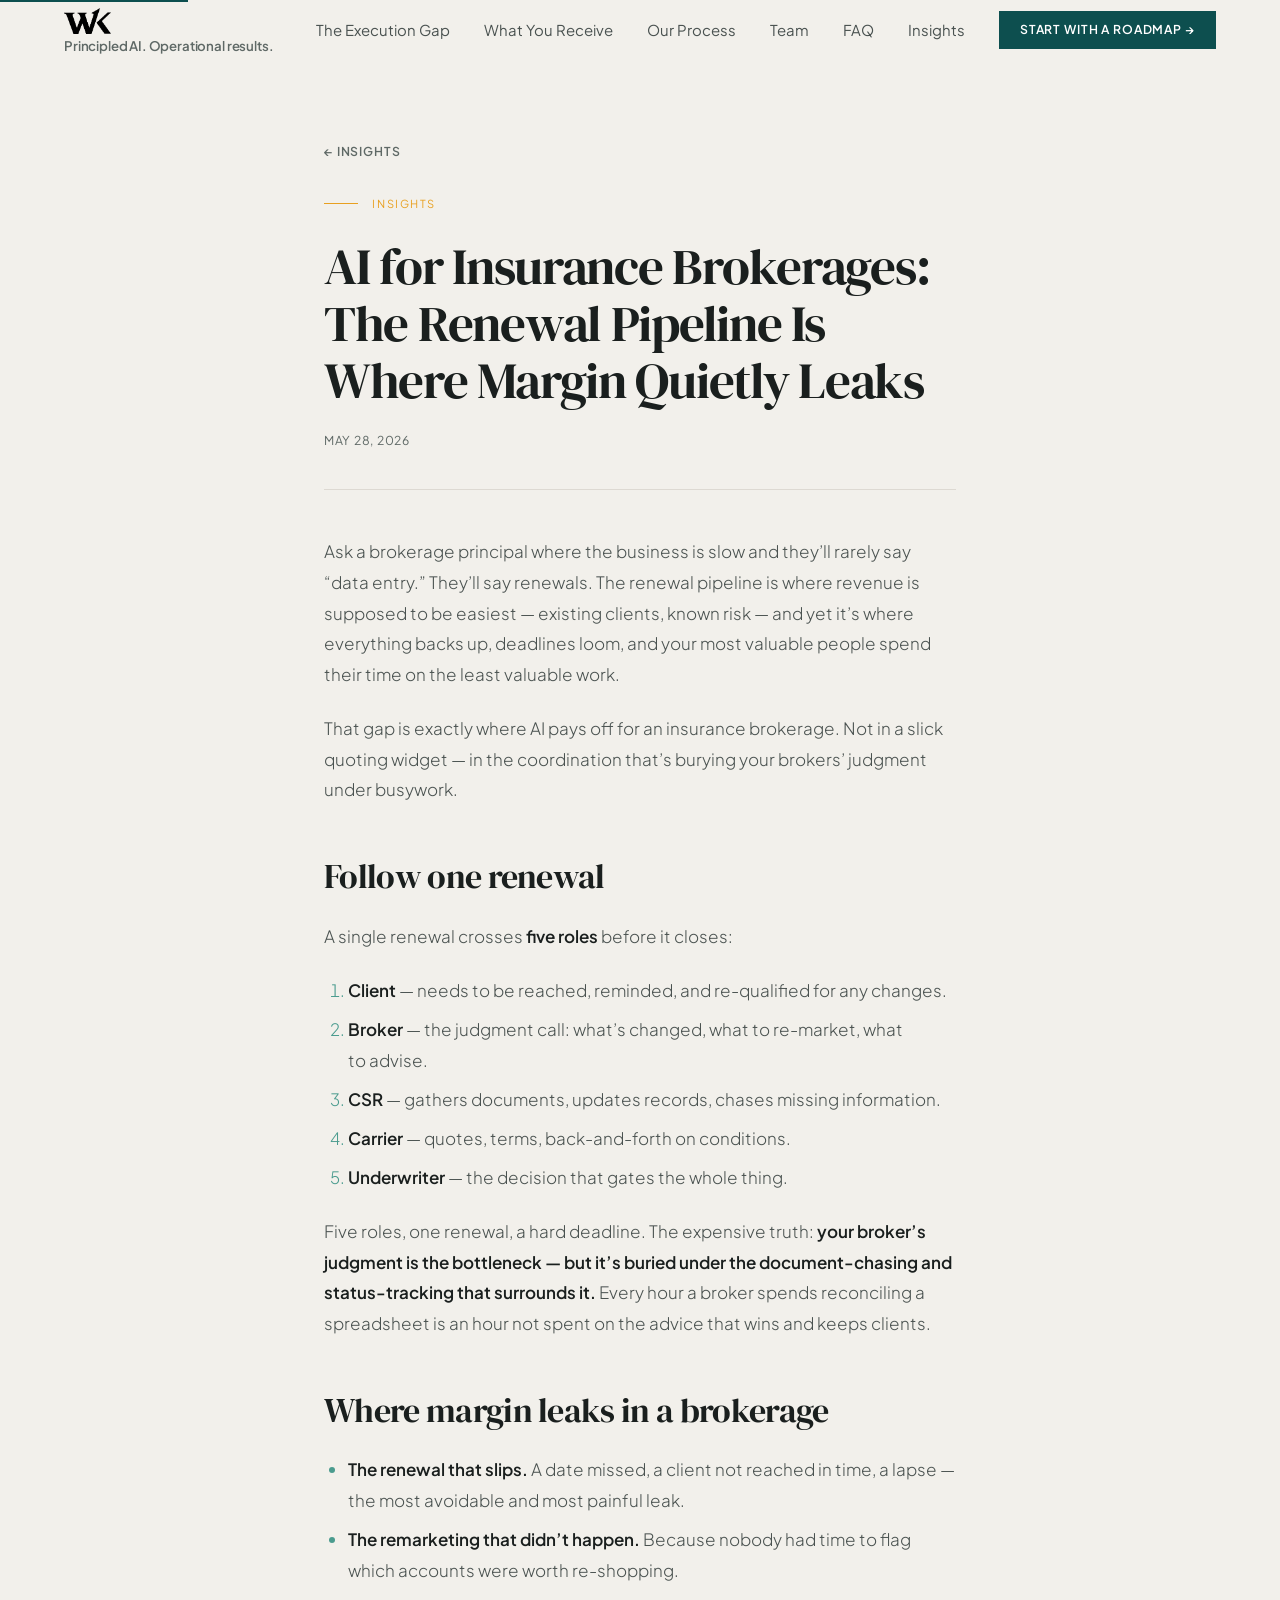
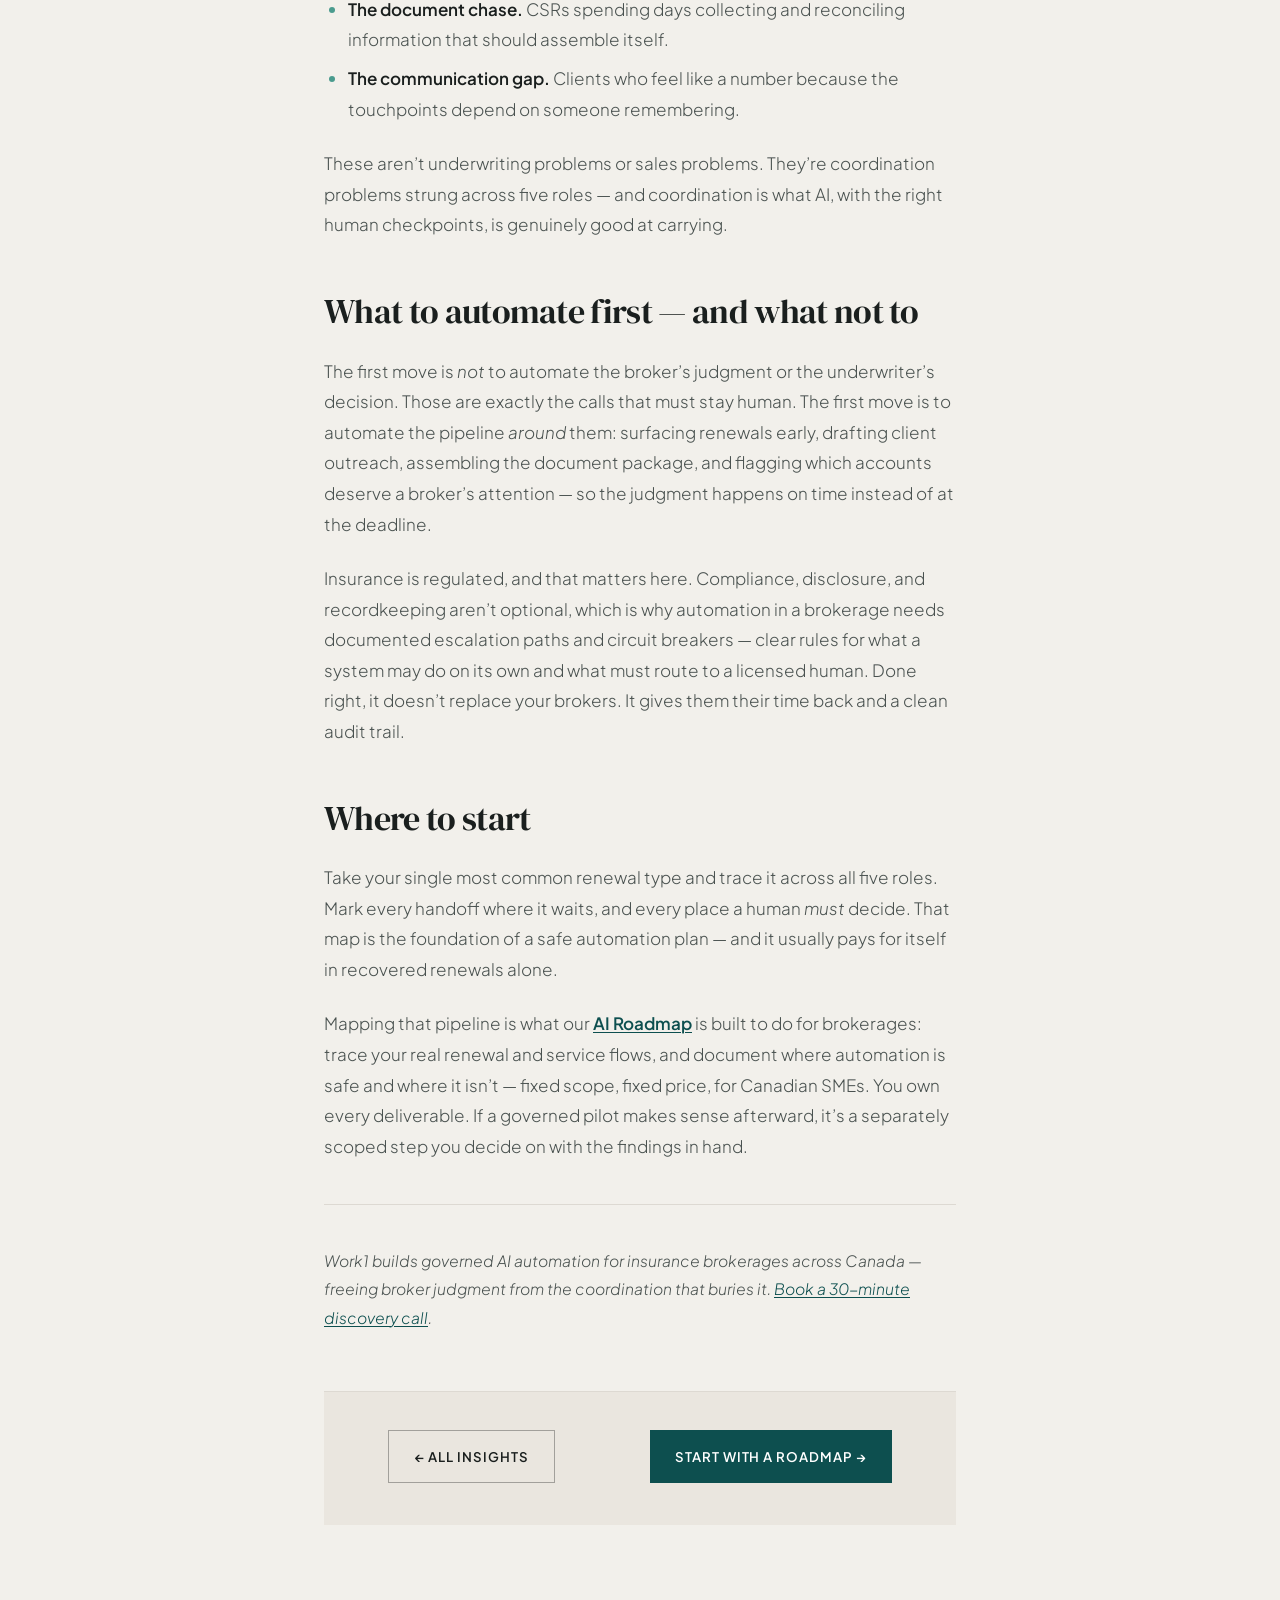
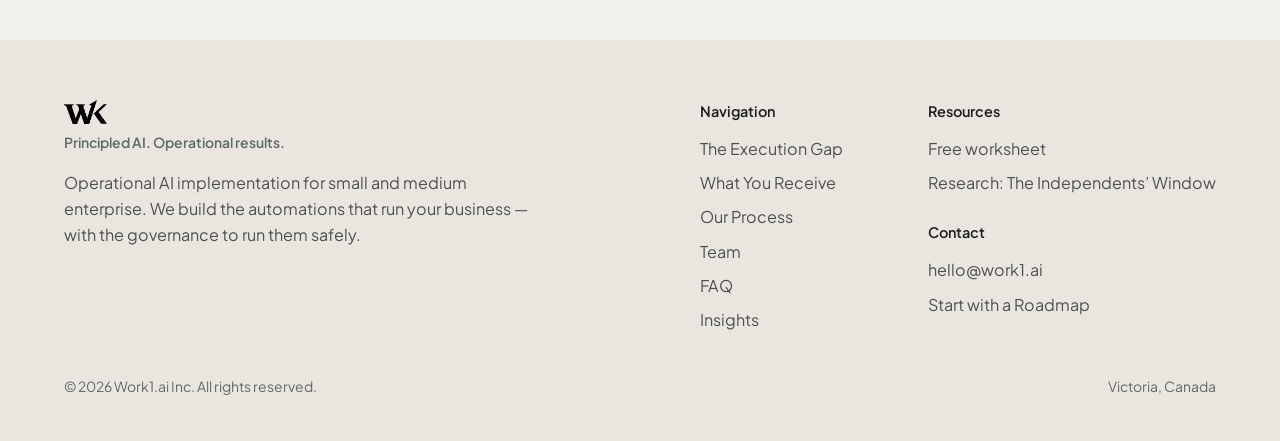
<file: blog/ai-for-insurance-brokerages/index.html>
<!DOCTYPE html><html lang="en-CA"> <head><meta charset="UTF-8"><meta name="viewport" content="width=device-width, initial-scale=1.0"><title>AI for Insurance Brokerages: The Renewal Pipeline Is Where Margin Quietly Leaks | Work1.ai</title><meta name="description" content="In an insurance brokerage, a renewal crosses five roles — client, broker, CSR, carrier, and underwriter. The bottleneck isn't data entry; it's broker judgment buried in busywork. Here's where AI automation actually helps brokerages."><link rel="canonical" href="https://work1.ai/blog/ai-for-insurance-brokerages/"><!-- Open Graph --><meta property="og:title" content="AI for Insurance Brokerages: The Renewal Pipeline Is Where Margin Quietly Leaks | Work1.ai"><meta property="og:description" content="In an insurance brokerage, a renewal crosses five roles — client, broker, CSR, carrier, and underwriter. The bottleneck isn't data entry; it's broker judgment buried in busywork. Here's where AI automation actually helps brokerages."><meta property="og:image" content="https://work1.ai/og-image.png?v=2"><meta property="og:image:width" content="1200"><meta property="og:image:height" content="630"><meta property="og:image:alt" content="Work1.ai — AI your ops team can actually trust. Operational AI for Canadian SMEs."><meta property="og:url" content="https://work1.ai/blog/ai-for-insurance-brokerages/"><meta property="og:type" content="website"><meta property="og:locale" content="en_CA"><meta property="og:site_name" content="Work1.ai"><!-- Twitter Card --><meta name="twitter:card" content="summary_large_image"><meta name="twitter:title" content="AI for Insurance Brokerages: The Renewal Pipeline Is Where Margin Quietly Leaks | Work1.ai"><meta name="twitter:description" content="In an insurance brokerage, a renewal crosses five roles — client, broker, CSR, carrier, and underwriter. The bottleneck isn't data entry; it's broker judgment buried in busywork. Here's where AI automation actually helps brokerages."><meta name="twitter:image" content="https://work1.ai/og-image.png?v=2"><meta name="twitter:image:alt" content="Work1.ai — AI your ops team can actually trust. Operational AI for Canadian SMEs."><!-- Geo-targeting --><link rel="alternate" hreflang="en-CA" href="https://work1.ai/blog/ai-for-insurance-brokerages/"><meta name="geo.region" content="CA"><meta name="geo.placename" content="Victoria, British Columbia, Canada"><meta name="geo.position" content="48.4284;-123.3656"><meta name="ICBM" content="48.4284, -123.3656"><!-- Favicons --><link rel="icon" href="/favicon.ico?v=2" sizes="any"><link rel="apple-touch-icon" href="/apple-touch-icon.png?v=2" sizes="180x180"><link rel="preconnect" href="https://fonts.googleapis.com"><link rel="preconnect" href="https://fonts.gstatic.com" crossorigin><link href="https://fonts.googleapis.com/css2?family=DM+Serif+Display:ital@0;1&family=Plus+Jakarta+Sans:ital,wght@0,300;0,400;0,500;0,600;1,300&display=swap" rel="stylesheet"><link rel="stylesheet" href="/_astro/_id_.CWtEp9t9.css"></head> <body> <a href="#main-content" class="skip-link">Skip to main content</a>  <nav aria-label="Main navigation"> <a href="/" class="nav-logo" aria-label="Work1.ai home"> <img src="/_astro/logo-text-black.B_WvGTBp_Z9fixE.webp" alt="Work1.ai" loading="eager" decoding="async" fetchpriority="auto" width="153" height="85" class="nav-logo-img"> <span class="nav-logo-tagline">Principled AI. Operational results.</span> </a> <div class="nav-links"> <a href="/#problem" class="nav-link">The Execution Gap</a><a href="/#deliverables" class="nav-link">What You Receive</a><a href="/#process" class="nav-link">Our Process</a><a href="/#team" class="nav-link">Team</a><a href="/#faq" class="nav-link">FAQ</a><a href="/blog/" class="nav-link">Insights</a> <a href="https://meetings-na3.hubspot.com/matt-alfke" class="nav-cta" rel="noopener"> Start with a Roadmap → </a> </div> <button type="button" class="nav-toggle" aria-label="Open menu" aria-expanded="false" aria-controls="nav-mobile-menu"> <svg width="22" height="22" viewBox="0 0 24 24" fill="none" stroke="#1A1F1E" stroke-width="1.75" stroke-linecap="round" stroke-linejoin="round" aria-hidden="true"> <line x1="3" y1="6" x2="21" y2="6"></line> <line x1="3" y1="12" x2="21" y2="12"></line> <line x1="3" y1="18" x2="21" y2="18"></line> </svg> </button> </nav> <div class="nav-mobile-menu" id="nav-mobile-menu"> <a href="/#problem" class="nav-mobile-link">The Execution Gap</a><a href="/#deliverables" class="nav-mobile-link">What You Receive</a><a href="/#process" class="nav-mobile-link">Our Process</a><a href="/#team" class="nav-mobile-link">Team</a><a href="/#faq" class="nav-mobile-link">FAQ</a><a href="/blog/" class="nav-mobile-link">Insights</a> <a href="https://meetings-na3.hubspot.com/matt-alfke" class="nav-mobile-cta" rel="noopener"> Start with a Roadmap → </a> </div> <script>
  (function () {
    var navToggle = document.querySelector('.nav-toggle');
    var navMobileMenu = document.querySelector('.nav-mobile-menu');
    if (!navToggle || !navMobileMenu) return;

    navToggle.addEventListener('click', function () {
      var isOpen = navMobileMenu.classList.toggle('open');
      navToggle.setAttribute('aria-expanded', isOpen ? 'true' : 'false');
      navToggle.setAttribute('aria-label', isOpen ? 'Close menu' : 'Open menu');
    });

    navMobileMenu.querySelectorAll('a').forEach(function (link) {
      link.addEventListener('click', function () {
        navMobileMenu.classList.remove('open');
        navToggle.setAttribute('aria-expanded', 'false');
        navToggle.setAttribute('aria-label', 'Open menu');
      });
    });

    // Esc closes the menu — it is a fixed overlay, so it needs a keyboard exit.
    document.addEventListener('keydown', function (e) {
      if (e.key === 'Escape' && navMobileMenu.classList.contains('open')) {
        navMobileMenu.classList.remove('open');
        navToggle.setAttribute('aria-expanded', 'false');
        navToggle.setAttribute('aria-label', 'Open menu');
        navToggle.focus();
      }
    });
  })();
</script> <main id="main-content"> <article class="post"> <div class="container post-container"> <header class="post-header"> <a href="/blog/" class="post-back">← Insights</a> <div class="rule-label"><span>Insights</span></div> <h1 class="post-title">AI for Insurance Brokerages: The Renewal Pipeline Is Where Margin Quietly Leaks</h1> <div class="post-meta"> <time datetime="2026-05-28T00:00:00.000Z">May 28, 2026</time>  </div> </header> <div class="prose"> <p>Ask a brokerage principal where the business is slow and they’ll rarely say “data entry.” They’ll say renewals. The renewal pipeline is where revenue is supposed to be easiest — existing clients, known risk — and yet it’s where everything backs up, deadlines loom, and your most valuable people spend their time on the least valuable work.</p>
<p>That gap is exactly where AI pays off for an insurance brokerage. Not in a slick quoting widget — in the coordination that’s burying your brokers’ judgment under busywork.</p>
<h2 id="follow-one-renewal">Follow one renewal</h2>
<p>A single renewal crosses <strong>five roles</strong> before it closes:</p>
<ol>
<li><strong>Client</strong> — needs to be reached, reminded, and re-qualified for any changes.</li>
<li><strong>Broker</strong> — the judgment call: what’s changed, what to re-market, what to advise.</li>
<li><strong>CSR</strong> — gathers documents, updates records, chases missing information.</li>
<li><strong>Carrier</strong> — quotes, terms, back-and-forth on conditions.</li>
<li><strong>Underwriter</strong> — the decision that gates the whole thing.</li>
</ol>
<p>Five roles, one renewal, a hard deadline. The expensive truth: <strong>your broker’s judgment is the bottleneck — but it’s buried under the document-chasing and status-tracking that surrounds it.</strong> Every hour a broker spends reconciling a spreadsheet is an hour not spent on the advice that wins and keeps clients.</p>
<h2 id="where-margin-leaks-in-a-brokerage">Where margin leaks in a brokerage</h2>
<ul>
<li><strong>The renewal that slips.</strong> A date missed, a client not reached in time, a lapse — the most avoidable and most painful leak.</li>
<li><strong>The remarketing that didn’t happen.</strong> Because nobody had time to flag which accounts were worth re-shopping.</li>
<li><strong>The document chase.</strong> CSRs spending days collecting and reconciling information that should assemble itself.</li>
<li><strong>The communication gap.</strong> Clients who feel like a number because the touchpoints depend on someone remembering.</li>
</ul>
<p>These aren’t underwriting problems or sales problems. They’re coordination problems strung across five roles — and coordination is what AI, with the right human checkpoints, is genuinely good at carrying.</p>
<h2 id="what-to-automate-first--and-what-not-to">What to automate first — and what not to</h2>
<p>The first move is <em>not</em> to automate the broker’s judgment or the underwriter’s decision. Those are exactly the calls that must stay human. The first move is to automate the pipeline <em>around</em> them: surfacing renewals early, drafting client outreach, assembling the document package, and flagging which accounts deserve a broker’s attention — so the judgment happens on time instead of at the deadline.</p>
<p>Insurance is regulated, and that matters here. Compliance, disclosure, and recordkeeping aren’t optional, which is why automation in a brokerage needs documented escalation paths and circuit breakers — clear rules for what a system may do on its own and what must route to a licensed human. Done right, it doesn’t replace your brokers. It gives them their time back and a clean audit trail.</p>
<h2 id="where-to-start">Where to start</h2>
<p>Take your single most common renewal type and trace it across all five roles. Mark every handoff where it waits, and every place a human <em>must</em> decide. That map is the foundation of a safe automation plan — and it usually pays for itself in recovered renewals alone.</p>
<p>Mapping that pipeline is what our <strong><a href="/#cta">AI Roadmap</a></strong> is built to do for brokerages: trace your real renewal and service flows, and document where automation is safe and where it isn’t — fixed scope, fixed price, for Canadian SMEs. You own every deliverable. If a governed pilot makes sense afterward, it’s a separately scoped step you decide on with the findings in hand.</p>
<hr>
<p><em>Work1 builds governed AI automation for insurance brokerages across Canada — freeing broker judgment from the coordination that buries it. <a href="/#cta">Book a 30-minute discovery call</a>.</em></p> </div> <footer class="post-footer"> <a href="/blog/" class="btn btn-ghost">← All insights</a> <a href="/#cta" class="btn btn-teal">Start with a roadmap →</a> </footer> </div> </article> </main> <footer role="contentinfo"> <div class="footer-grid"> <div> <img src="/_astro/logo-text-black.B_WvGTBp_Z9fixE.webp" alt="Work1.ai" loading="lazy" decoding="async" fetchpriority="auto" width="153" height="85" class="footer-brand-logo"> <div class="footer-brand-tagline">Principled AI. Operational results.</div> <div class="footer-tagline">Operational AI implementation for small and medium enterprise. We build the automations that run your business — with the governance to run them safely.</div> </div> <div> <div class="footer-col-title">Navigation</div> <div class="footer-links"> <a href="/#problem">The Execution Gap</a> <a href="/#deliverables">What You Receive</a> <a href="/#process">Our Process</a> <a href="/#team">Team</a> <a href="/#faq">FAQ</a> <a href="/blog/">Insights</a> </div> </div> <div> <div class="footer-col-title">Resources</div> <div class="footer-links"> <a href="/map-one-decision/">Free worksheet</a> <a href="/the-independents-window/">Research: The Independents’ Window</a> </div> <div class="footer-col-title" style="margin-top:1.5rem;">Contact</div> <div class="footer-links"> <a href="mailto:hello@work1.ai">hello@work1.ai</a> <a href="https://meetings-na3.hubspot.com/matt-alfke" rel="noopener">Start with a Roadmap</a> </div> </div> </div> <div class="footer-bottom"> <div class="footer-copy">© 2026 Work1.ai Inc. All rights reserved.</div> <div class="footer-locs">Victoria, Canada</div> </div> </footer>  <script>
  (function() {
    if (!('IntersectionObserver' in window)) return;

    var observer = new IntersectionObserver(function(entries) {
      entries.forEach(function(entry) {
        if (entry.isIntersecting) {
          entry.target.classList.add('visible');
          observer.unobserve(entry.target);
        }
      });
    }, { threshold: 0.08, rootMargin: '0px 0px -30px 0px' });

    function initObserver() {
      document.querySelectorAll('.reveal').forEach(function(el) {
        el.classList.add('animate-ready');
        observer.observe(el);
      });
    }

    if (document.readyState === 'loading') {
      document.addEventListener('DOMContentLoaded', initObserver);
    } else {
      initObserver();
    }
  })();
  </script>  </body></html>
</file>
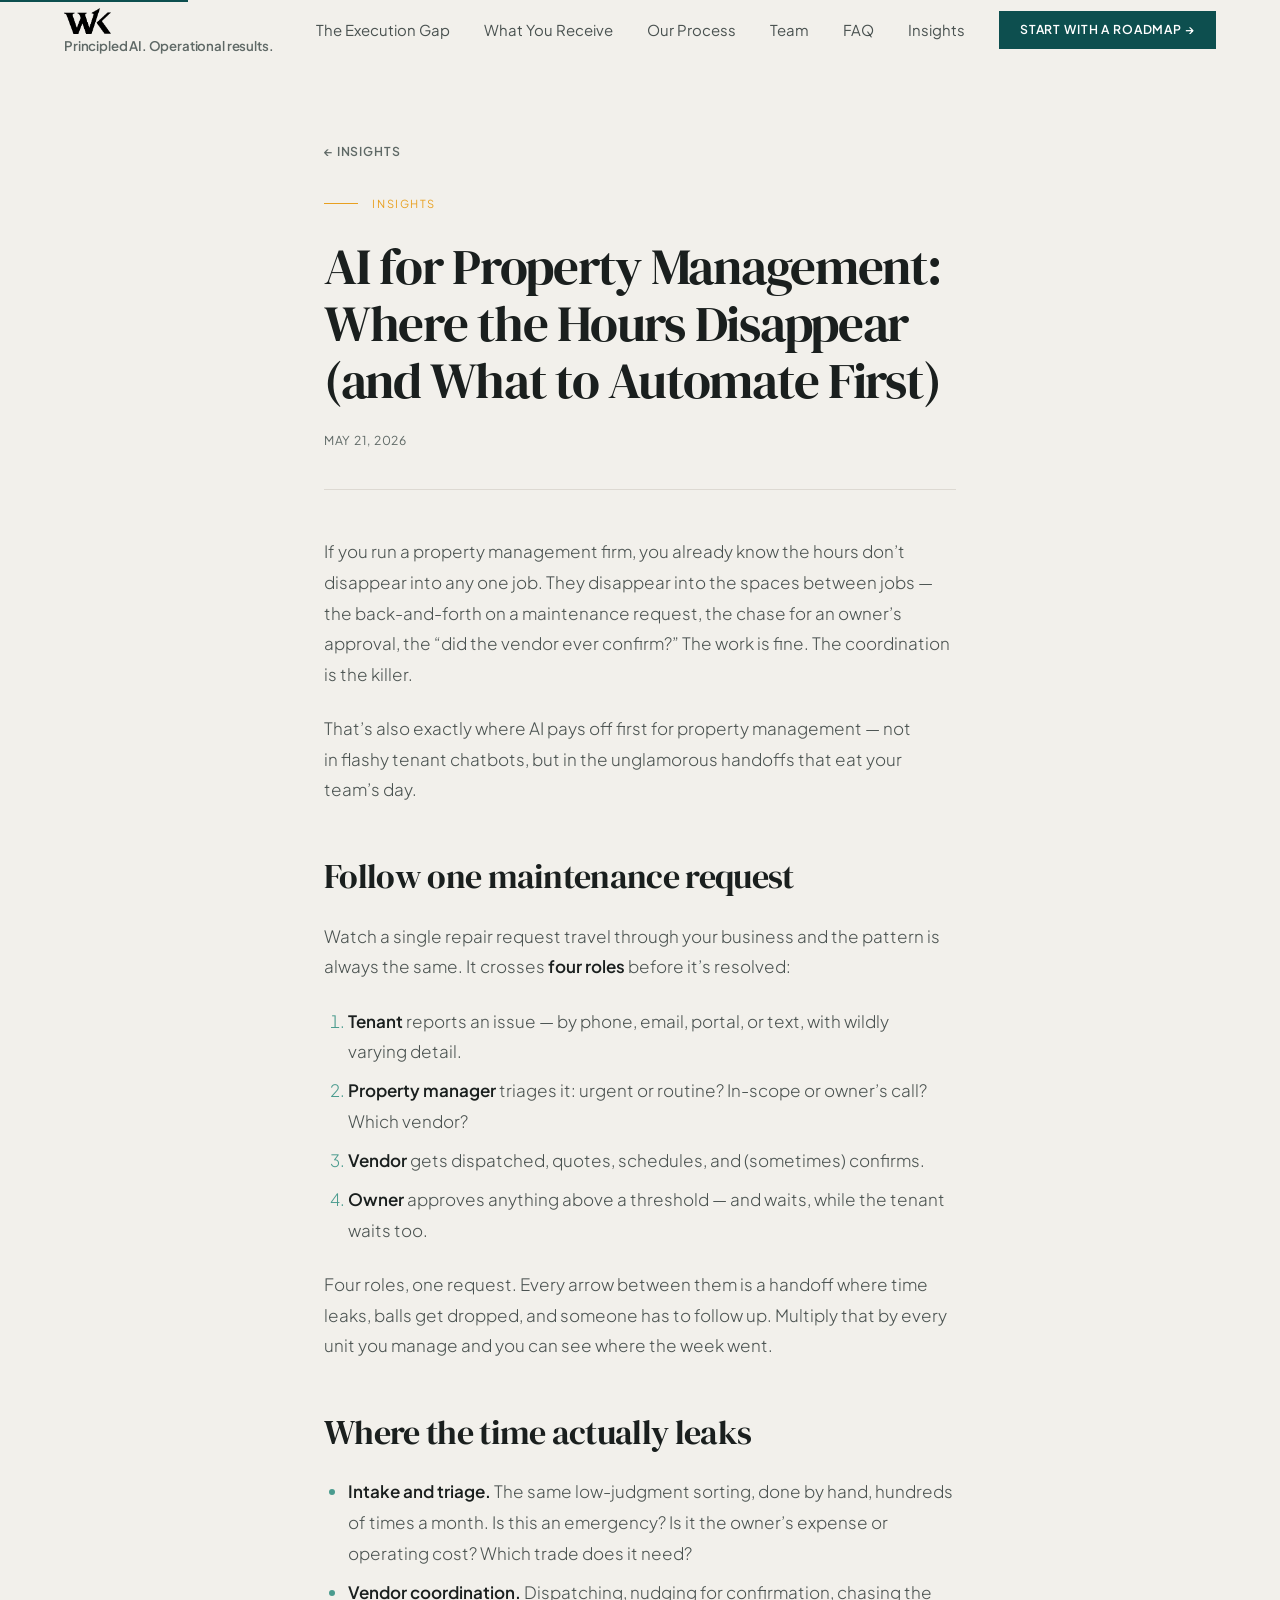
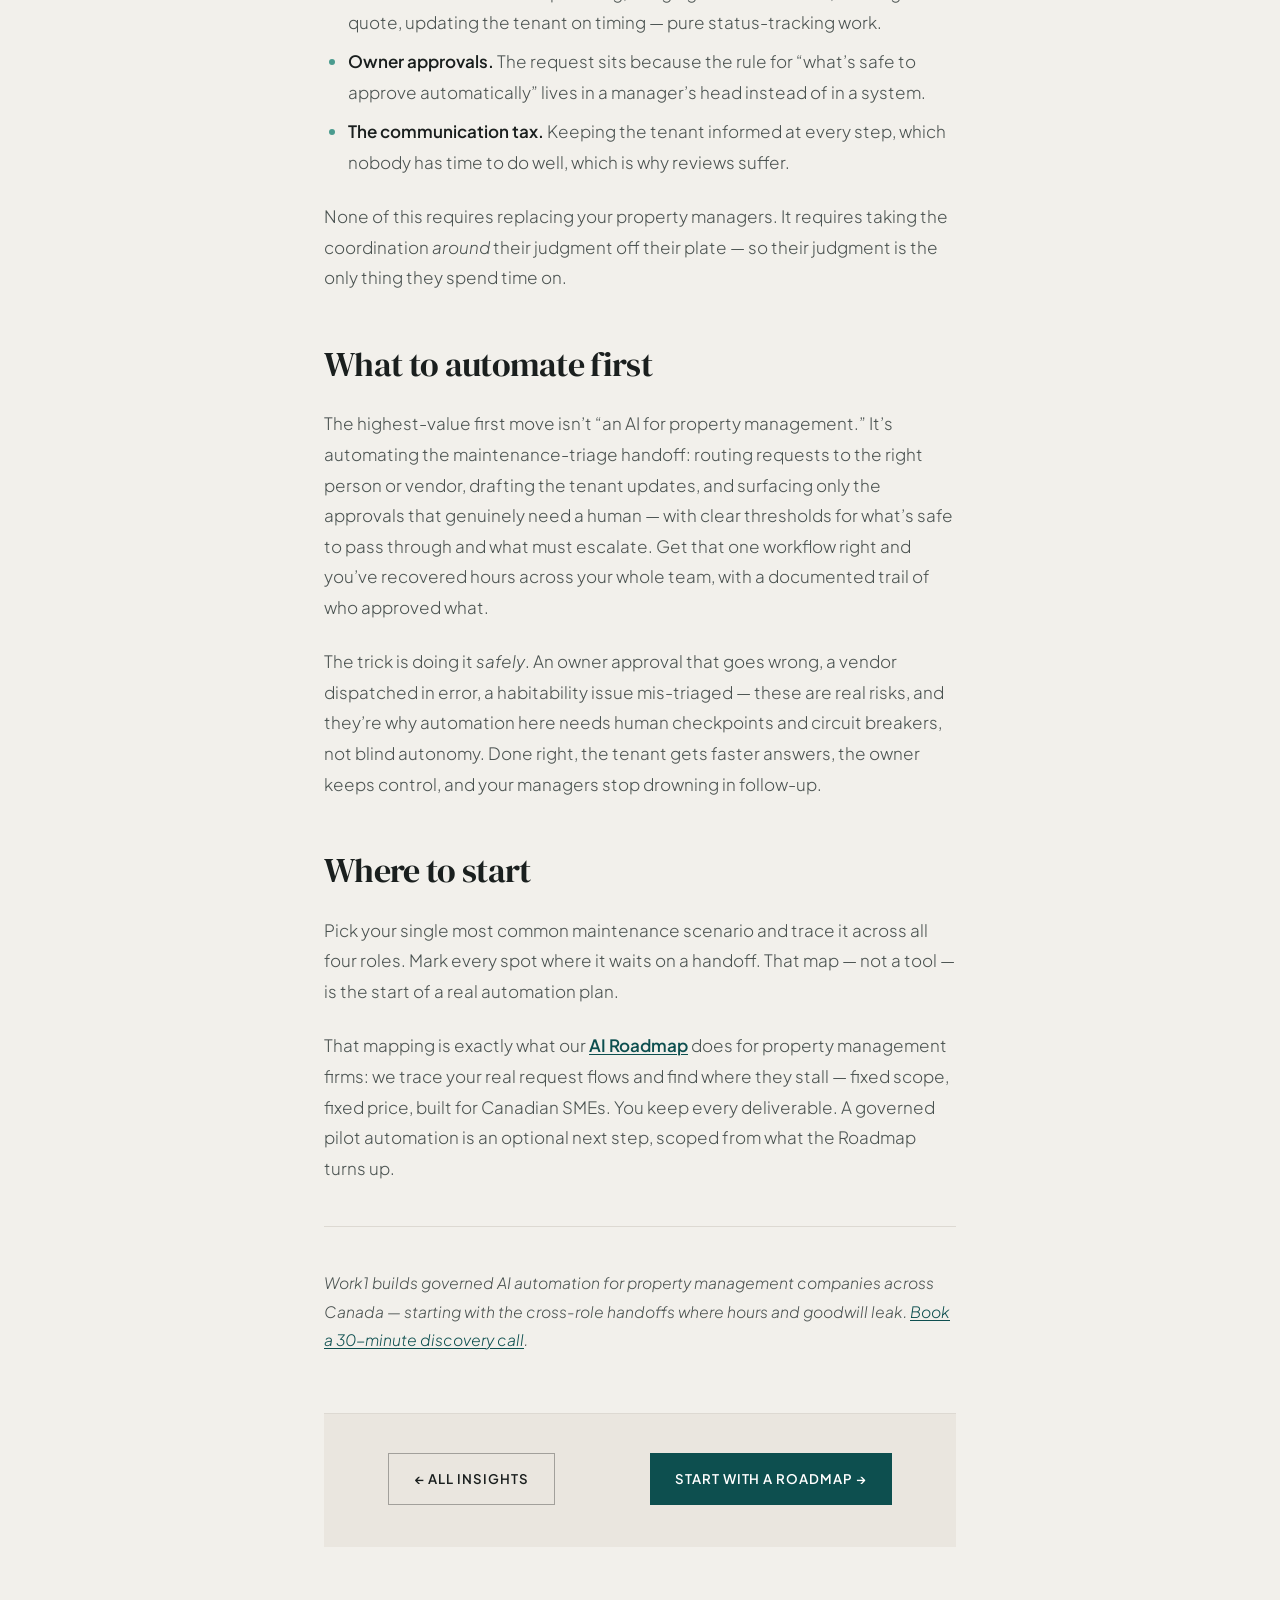
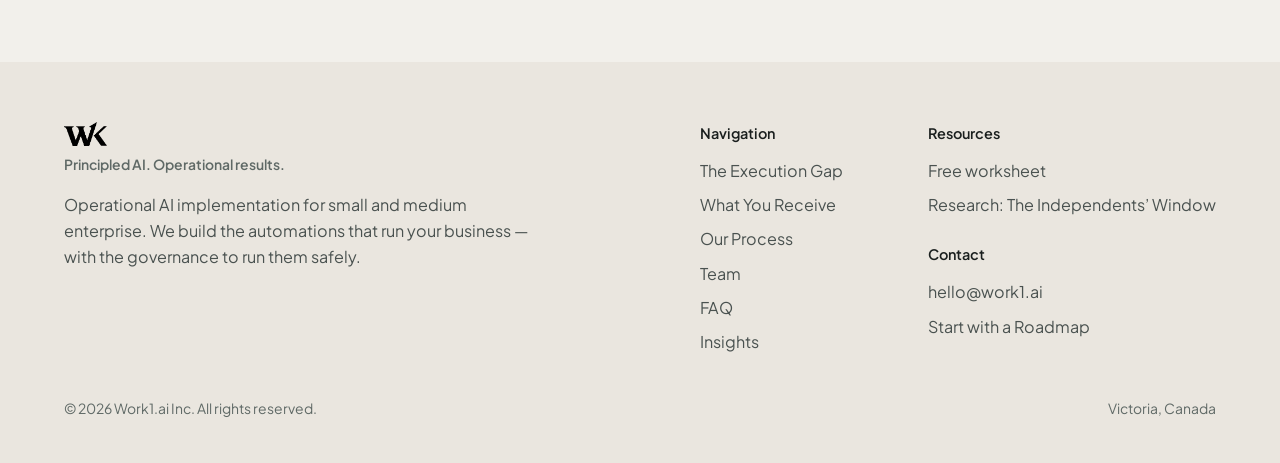
<file: blog/ai-for-property-management/index.html>
<!DOCTYPE html><html lang="en-CA"> <head><meta charset="UTF-8"><meta name="viewport" content="width=device-width, initial-scale=1.0"><title>AI for Property Management: Where the Hours Disappear (and What to Automate First) | Work1.ai</title><meta name="description" content="A single maintenance request crosses four roles — tenant, property manager, vendor, and owner. That's where property management firms lose hours and goodwill. Here's where AI automation actually pays off for property management companies."><link rel="canonical" href="https://work1.ai/blog/ai-for-property-management/"><!-- Open Graph --><meta property="og:title" content="AI for Property Management: Where the Hours Disappear (and What to Automate First) | Work1.ai"><meta property="og:description" content="A single maintenance request crosses four roles — tenant, property manager, vendor, and owner. That's where property management firms lose hours and goodwill. Here's where AI automation actually pays off for property management companies."><meta property="og:image" content="https://work1.ai/og-image.png?v=2"><meta property="og:image:width" content="1200"><meta property="og:image:height" content="630"><meta property="og:image:alt" content="Work1.ai — AI your ops team can actually trust. Operational AI for Canadian SMEs."><meta property="og:url" content="https://work1.ai/blog/ai-for-property-management/"><meta property="og:type" content="website"><meta property="og:locale" content="en_CA"><meta property="og:site_name" content="Work1.ai"><!-- Twitter Card --><meta name="twitter:card" content="summary_large_image"><meta name="twitter:title" content="AI for Property Management: Where the Hours Disappear (and What to Automate First) | Work1.ai"><meta name="twitter:description" content="A single maintenance request crosses four roles — tenant, property manager, vendor, and owner. That's where property management firms lose hours and goodwill. Here's where AI automation actually pays off for property management companies."><meta name="twitter:image" content="https://work1.ai/og-image.png?v=2"><meta name="twitter:image:alt" content="Work1.ai — AI your ops team can actually trust. Operational AI for Canadian SMEs."><!-- Geo-targeting --><link rel="alternate" hreflang="en-CA" href="https://work1.ai/blog/ai-for-property-management/"><meta name="geo.region" content="CA"><meta name="geo.placename" content="Victoria, British Columbia, Canada"><meta name="geo.position" content="48.4284;-123.3656"><meta name="ICBM" content="48.4284, -123.3656"><!-- Favicons --><link rel="icon" href="/favicon.ico?v=2" sizes="any"><link rel="apple-touch-icon" href="/apple-touch-icon.png?v=2" sizes="180x180"><link rel="preconnect" href="https://fonts.googleapis.com"><link rel="preconnect" href="https://fonts.gstatic.com" crossorigin><link href="https://fonts.googleapis.com/css2?family=DM+Serif+Display:ital@0;1&family=Plus+Jakarta+Sans:ital,wght@0,300;0,400;0,500;0,600;1,300&display=swap" rel="stylesheet"><link rel="stylesheet" href="/_astro/_id_.CWtEp9t9.css"></head> <body> <a href="#main-content" class="skip-link">Skip to main content</a>  <nav aria-label="Main navigation"> <a href="/" class="nav-logo" aria-label="Work1.ai home"> <img src="/_astro/logo-text-black.B_WvGTBp_Z9fixE.webp" alt="Work1.ai" loading="eager" decoding="async" fetchpriority="auto" width="153" height="85" class="nav-logo-img"> <span class="nav-logo-tagline">Principled AI. Operational results.</span> </a> <div class="nav-links"> <a href="/#problem" class="nav-link">The Execution Gap</a><a href="/#deliverables" class="nav-link">What You Receive</a><a href="/#process" class="nav-link">Our Process</a><a href="/#team" class="nav-link">Team</a><a href="/#faq" class="nav-link">FAQ</a><a href="/blog/" class="nav-link">Insights</a> <a href="https://meetings-na3.hubspot.com/matt-alfke" class="nav-cta" rel="noopener"> Start with a Roadmap → </a> </div> <button type="button" class="nav-toggle" aria-label="Open menu" aria-expanded="false" aria-controls="nav-mobile-menu"> <svg width="22" height="22" viewBox="0 0 24 24" fill="none" stroke="#1A1F1E" stroke-width="1.75" stroke-linecap="round" stroke-linejoin="round" aria-hidden="true"> <line x1="3" y1="6" x2="21" y2="6"></line> <line x1="3" y1="12" x2="21" y2="12"></line> <line x1="3" y1="18" x2="21" y2="18"></line> </svg> </button> </nav> <div class="nav-mobile-menu" id="nav-mobile-menu"> <a href="/#problem" class="nav-mobile-link">The Execution Gap</a><a href="/#deliverables" class="nav-mobile-link">What You Receive</a><a href="/#process" class="nav-mobile-link">Our Process</a><a href="/#team" class="nav-mobile-link">Team</a><a href="/#faq" class="nav-mobile-link">FAQ</a><a href="/blog/" class="nav-mobile-link">Insights</a> <a href="https://meetings-na3.hubspot.com/matt-alfke" class="nav-mobile-cta" rel="noopener"> Start with a Roadmap → </a> </div> <script>
  (function () {
    var navToggle = document.querySelector('.nav-toggle');
    var navMobileMenu = document.querySelector('.nav-mobile-menu');
    if (!navToggle || !navMobileMenu) return;

    navToggle.addEventListener('click', function () {
      var isOpen = navMobileMenu.classList.toggle('open');
      navToggle.setAttribute('aria-expanded', isOpen ? 'true' : 'false');
      navToggle.setAttribute('aria-label', isOpen ? 'Close menu' : 'Open menu');
    });

    navMobileMenu.querySelectorAll('a').forEach(function (link) {
      link.addEventListener('click', function () {
        navMobileMenu.classList.remove('open');
        navToggle.setAttribute('aria-expanded', 'false');
        navToggle.setAttribute('aria-label', 'Open menu');
      });
    });

    // Esc closes the menu — it is a fixed overlay, so it needs a keyboard exit.
    document.addEventListener('keydown', function (e) {
      if (e.key === 'Escape' && navMobileMenu.classList.contains('open')) {
        navMobileMenu.classList.remove('open');
        navToggle.setAttribute('aria-expanded', 'false');
        navToggle.setAttribute('aria-label', 'Open menu');
        navToggle.focus();
      }
    });
  })();
</script> <main id="main-content"> <article class="post"> <div class="container post-container"> <header class="post-header"> <a href="/blog/" class="post-back">← Insights</a> <div class="rule-label"><span>Insights</span></div> <h1 class="post-title">AI for Property Management: Where the Hours Disappear (and What to Automate First)</h1> <div class="post-meta"> <time datetime="2026-05-21T00:00:00.000Z">May 21, 2026</time>  </div> </header> <div class="prose"> <p>If you run a property management firm, you already know the hours don’t disappear into any one job. They disappear into the spaces between jobs — the back-and-forth on a maintenance request, the chase for an owner’s approval, the “did the vendor ever confirm?” The work is fine. The coordination is the killer.</p>
<p>That’s also exactly where AI pays off first for property management — not in flashy tenant chatbots, but in the unglamorous handoffs that eat your team’s day.</p>
<h2 id="follow-one-maintenance-request">Follow one maintenance request</h2>
<p>Watch a single repair request travel through your business and the pattern is always the same. It crosses <strong>four roles</strong> before it’s resolved:</p>
<ol>
<li><strong>Tenant</strong> reports an issue — by phone, email, portal, or text, with wildly varying detail.</li>
<li><strong>Property manager</strong> triages it: urgent or routine? In-scope or owner’s call? Which vendor?</li>
<li><strong>Vendor</strong> gets dispatched, quotes, schedules, and (sometimes) confirms.</li>
<li><strong>Owner</strong> approves anything above a threshold — and waits, while the tenant waits too.</li>
</ol>
<p>Four roles, one request. Every arrow between them is a handoff where time leaks, balls get dropped, and someone has to follow up. Multiply that by every unit you manage and you can see where the week went.</p>
<h2 id="where-the-time-actually-leaks">Where the time actually leaks</h2>
<ul>
<li><strong>Intake and triage.</strong> The same low-judgment sorting, done by hand, hundreds of times a month. Is this an emergency? Is it the owner’s expense or operating cost? Which trade does it need?</li>
<li><strong>Vendor coordination.</strong> Dispatching, nudging for confirmation, chasing the quote, updating the tenant on timing — pure status-tracking work.</li>
<li><strong>Owner approvals.</strong> The request sits because the rule for “what’s safe to approve automatically” lives in a manager’s head instead of in a system.</li>
<li><strong>The communication tax.</strong> Keeping the tenant informed at every step, which nobody has time to do well, which is why reviews suffer.</li>
</ul>
<p>None of this requires replacing your property managers. It requires taking the coordination <em>around</em> their judgment off their plate — so their judgment is the only thing they spend time on.</p>
<h2 id="what-to-automate-first">What to automate first</h2>
<p>The highest-value first move isn’t “an AI for property management.” It’s automating the maintenance-triage handoff: routing requests to the right person or vendor, drafting the tenant updates, and surfacing only the approvals that genuinely need a human — with clear thresholds for what’s safe to pass through and what must escalate. Get that one workflow right and you’ve recovered hours across your whole team, with a documented trail of who approved what.</p>
<p>The trick is doing it <em>safely</em>. An owner approval that goes wrong, a vendor dispatched in error, a habitability issue mis-triaged — these are real risks, and they’re why automation here needs human checkpoints and circuit breakers, not blind autonomy. Done right, the tenant gets faster answers, the owner keeps control, and your managers stop drowning in follow-up.</p>
<h2 id="where-to-start">Where to start</h2>
<p>Pick your single most common maintenance scenario and trace it across all four roles. Mark every spot where it waits on a handoff. That map — not a tool — is the start of a real automation plan.</p>
<p>That mapping is exactly what our <strong><a href="/#cta">AI Roadmap</a></strong> does for property management firms: we trace your real request flows and find where they stall — fixed scope, fixed price, built for Canadian SMEs. You keep every deliverable. A governed pilot automation is an optional next step, scoped from what the Roadmap turns up.</p>
<hr>
<p><em>Work1 builds governed AI automation for property management companies across Canada — starting with the cross-role handoffs where hours and goodwill leak. <a href="/#cta">Book a 30-minute discovery call</a>.</em></p> </div> <footer class="post-footer"> <a href="/blog/" class="btn btn-ghost">← All insights</a> <a href="/#cta" class="btn btn-teal">Start with a roadmap →</a> </footer> </div> </article> </main> <footer role="contentinfo"> <div class="footer-grid"> <div> <img src="/_astro/logo-text-black.B_WvGTBp_Z9fixE.webp" alt="Work1.ai" loading="lazy" decoding="async" fetchpriority="auto" width="153" height="85" class="footer-brand-logo"> <div class="footer-brand-tagline">Principled AI. Operational results.</div> <div class="footer-tagline">Operational AI implementation for small and medium enterprise. We build the automations that run your business — with the governance to run them safely.</div> </div> <div> <div class="footer-col-title">Navigation</div> <div class="footer-links"> <a href="/#problem">The Execution Gap</a> <a href="/#deliverables">What You Receive</a> <a href="/#process">Our Process</a> <a href="/#team">Team</a> <a href="/#faq">FAQ</a> <a href="/blog/">Insights</a> </div> </div> <div> <div class="footer-col-title">Resources</div> <div class="footer-links"> <a href="/map-one-decision/">Free worksheet</a> <a href="/the-independents-window/">Research: The Independents’ Window</a> </div> <div class="footer-col-title" style="margin-top:1.5rem;">Contact</div> <div class="footer-links"> <a href="mailto:hello@work1.ai">hello@work1.ai</a> <a href="https://meetings-na3.hubspot.com/matt-alfke" rel="noopener">Start with a Roadmap</a> </div> </div> </div> <div class="footer-bottom"> <div class="footer-copy">© 2026 Work1.ai Inc. All rights reserved.</div> <div class="footer-locs">Victoria, Canada</div> </div> </footer>  <script>
  (function() {
    if (!('IntersectionObserver' in window)) return;

    var observer = new IntersectionObserver(function(entries) {
      entries.forEach(function(entry) {
        if (entry.isIntersecting) {
          entry.target.classList.add('visible');
          observer.unobserve(entry.target);
        }
      });
    }, { threshold: 0.08, rootMargin: '0px 0px -30px 0px' });

    function initObserver() {
      document.querySelectorAll('.reveal').forEach(function(el) {
        el.classList.add('animate-ready');
        observer.observe(el);
      });
    }

    if (document.readyState === 'loading') {
      document.addEventListener('DOMContentLoaded', initObserver);
    } else {
      initObserver();
    }
  })();
  </script>  </body></html>
</file>
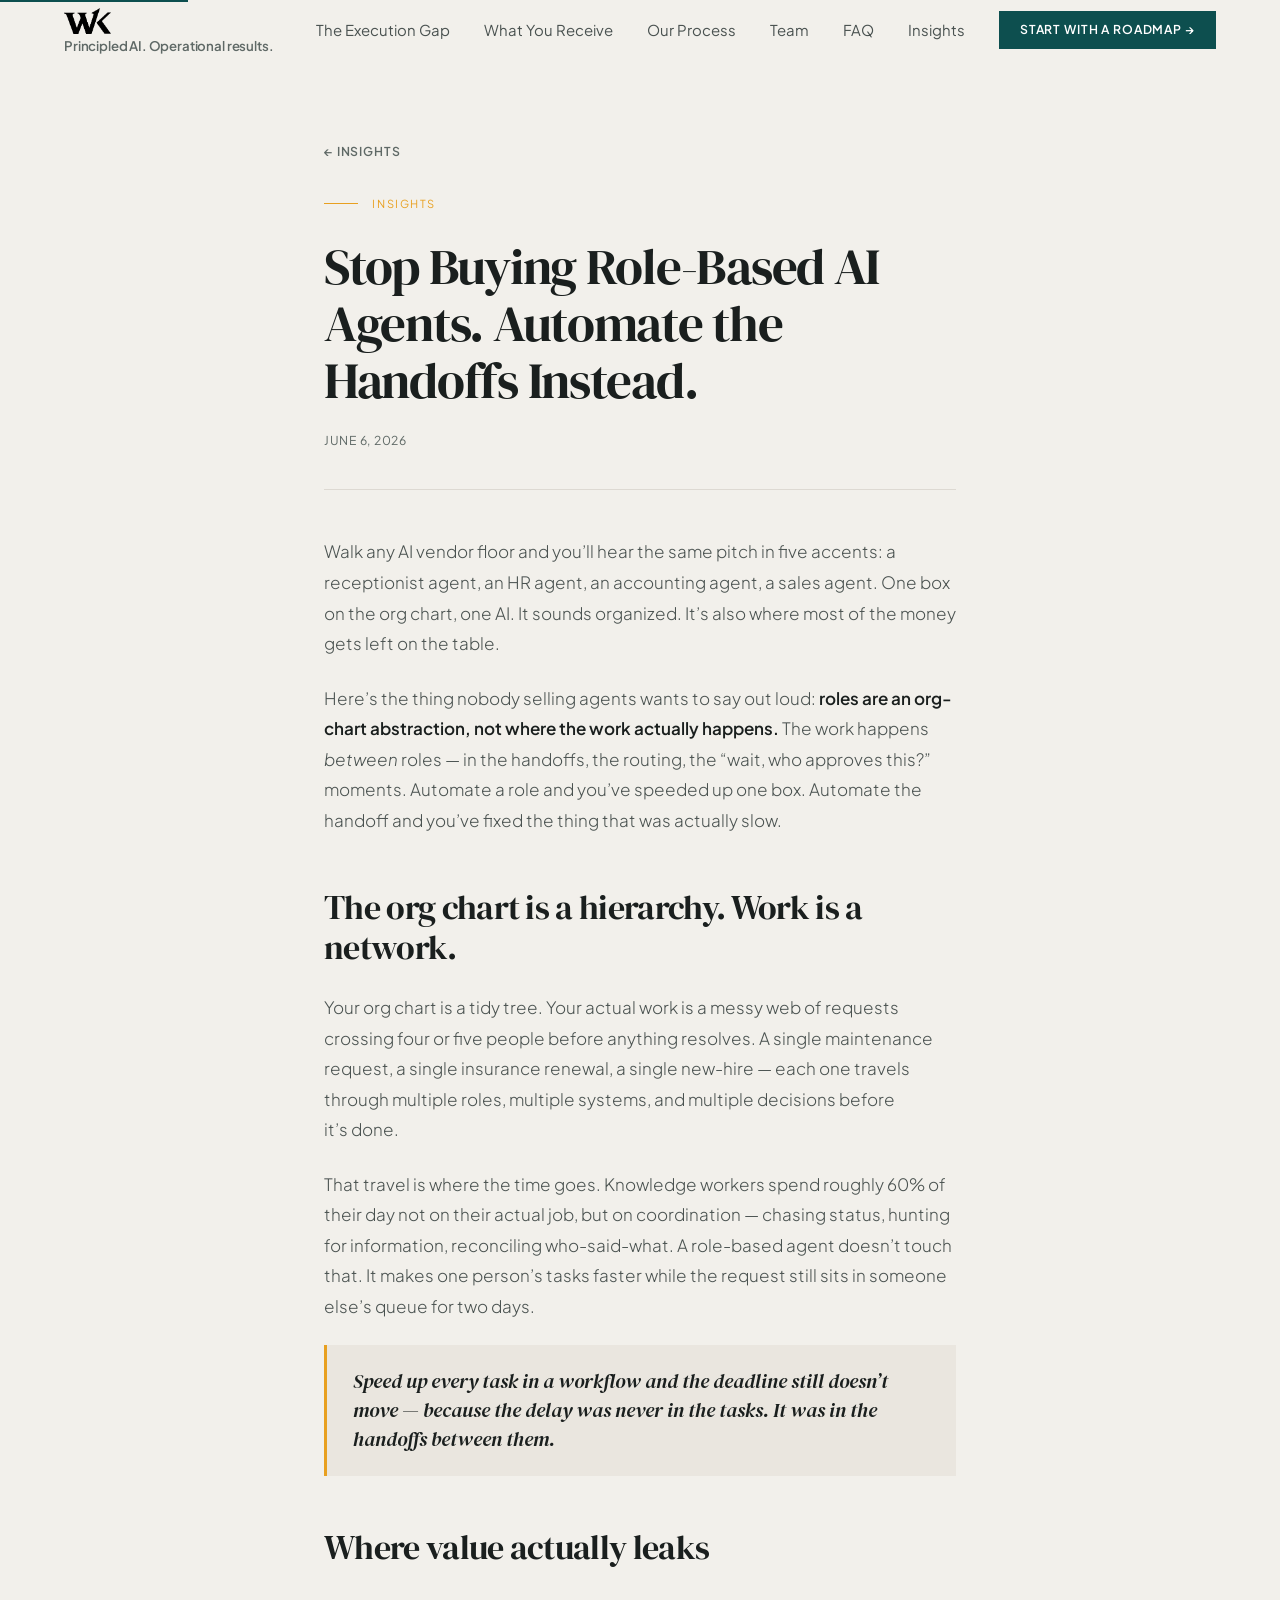
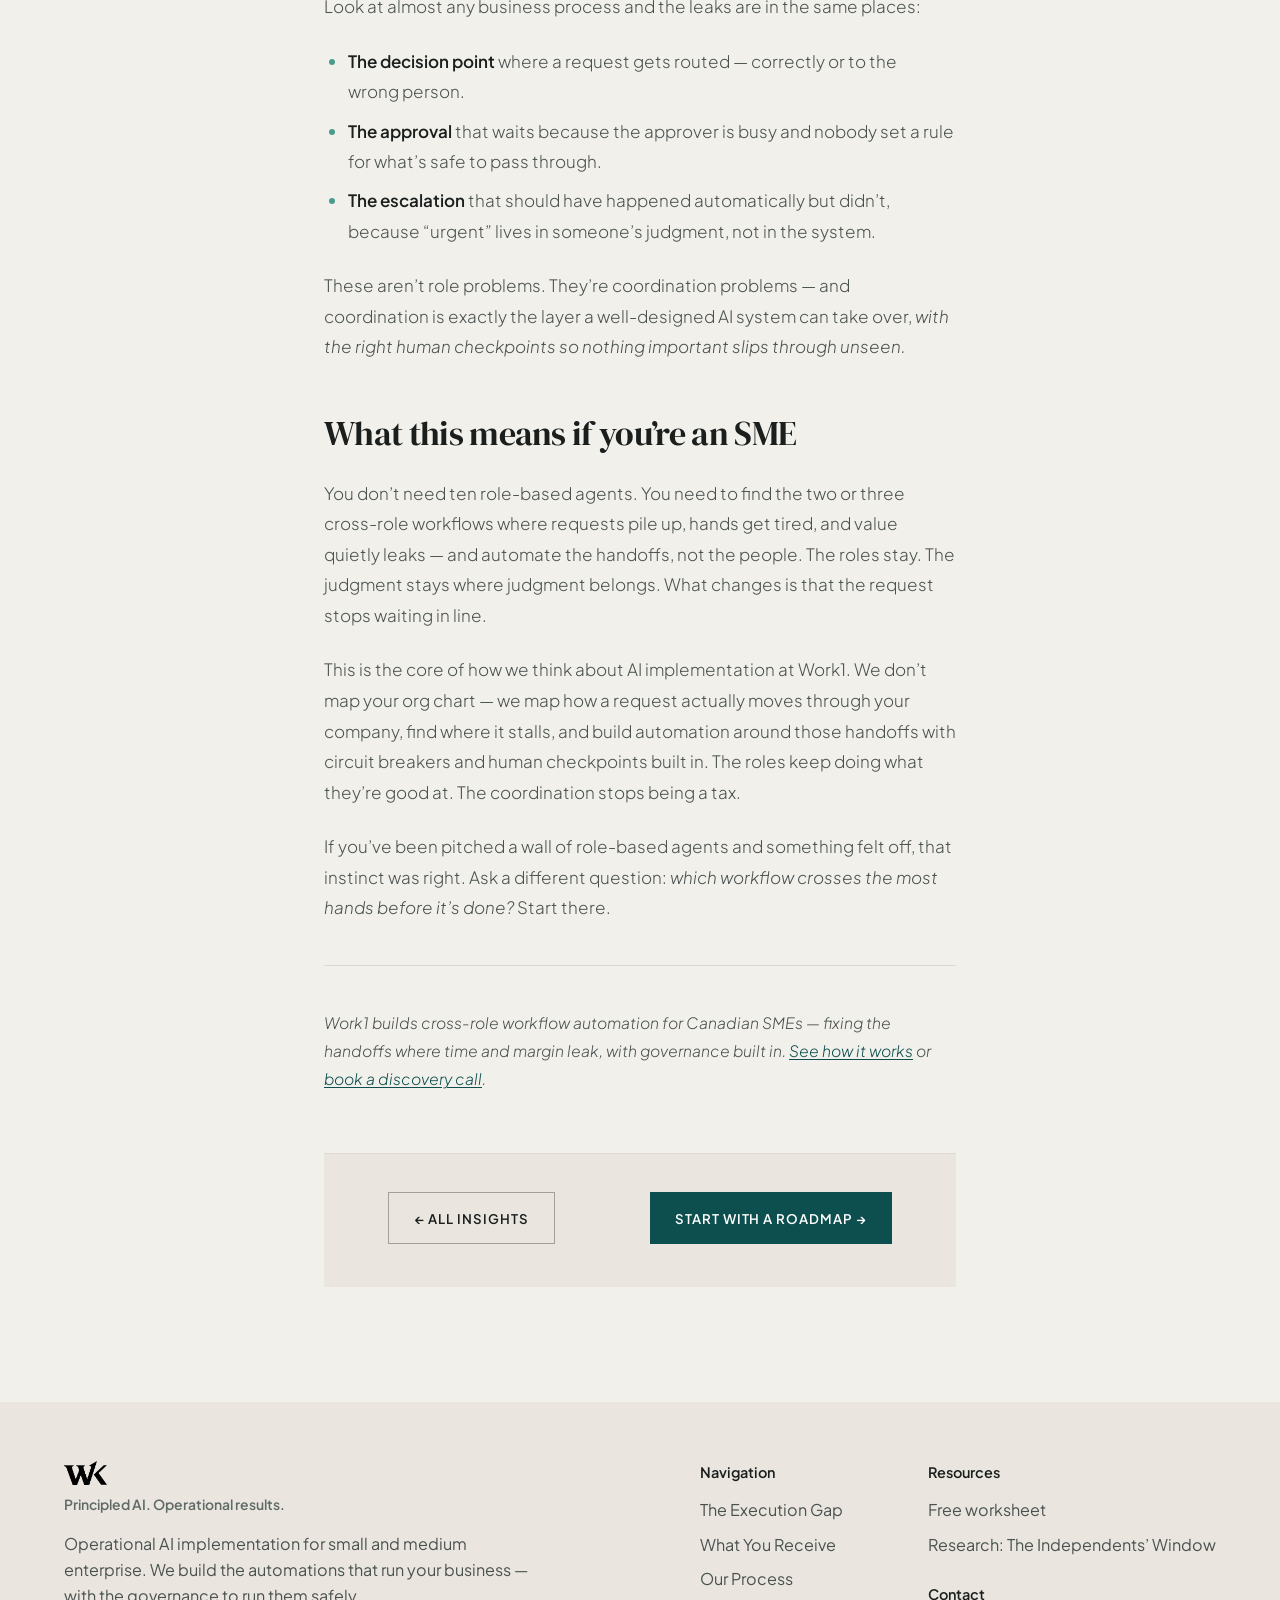
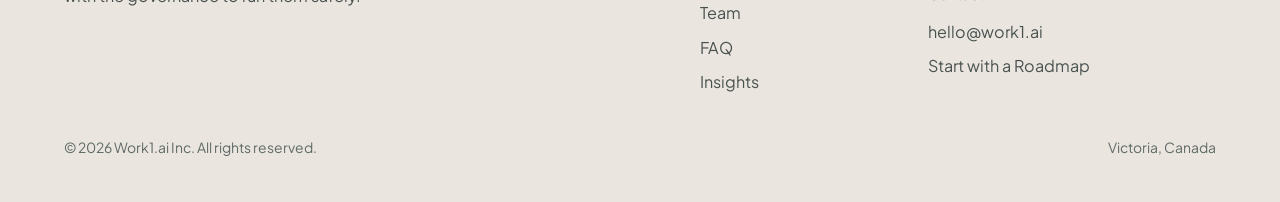
<file: blog/automate-handoffs-not-roles/index.html>
<!DOCTYPE html><html lang="en-CA"> <head><meta charset="UTF-8"><meta name="viewport" content="width=device-width, initial-scale=1.0"><title>Stop Buying Role-Based AI Agents. Automate the Handoffs Instead. | Work1.ai</title><meta name="description" content="Most AI vendors sell you a receptionist agent, an HR agent, an accounting agent. But the value in your business isn't inside roles — it's in the handoffs between them. Why cross-role workflow automation beats role-based AI agents for SMEs."><link rel="canonical" href="https://work1.ai/blog/automate-handoffs-not-roles/"><!-- Open Graph --><meta property="og:title" content="Stop Buying Role-Based AI Agents. Automate the Handoffs Instead. | Work1.ai"><meta property="og:description" content="Most AI vendors sell you a receptionist agent, an HR agent, an accounting agent. But the value in your business isn't inside roles — it's in the handoffs between them. Why cross-role workflow automation beats role-based AI agents for SMEs."><meta property="og:image" content="https://work1.ai/og-image.png?v=2"><meta property="og:image:width" content="1200"><meta property="og:image:height" content="630"><meta property="og:image:alt" content="Work1.ai — AI your ops team can actually trust. Operational AI for Canadian SMEs."><meta property="og:url" content="https://work1.ai/blog/automate-handoffs-not-roles/"><meta property="og:type" content="website"><meta property="og:locale" content="en_CA"><meta property="og:site_name" content="Work1.ai"><!-- Twitter Card --><meta name="twitter:card" content="summary_large_image"><meta name="twitter:title" content="Stop Buying Role-Based AI Agents. Automate the Handoffs Instead. | Work1.ai"><meta name="twitter:description" content="Most AI vendors sell you a receptionist agent, an HR agent, an accounting agent. But the value in your business isn't inside roles — it's in the handoffs between them. Why cross-role workflow automation beats role-based AI agents for SMEs."><meta name="twitter:image" content="https://work1.ai/og-image.png?v=2"><meta name="twitter:image:alt" content="Work1.ai — AI your ops team can actually trust. Operational AI for Canadian SMEs."><!-- Geo-targeting --><link rel="alternate" hreflang="en-CA" href="https://work1.ai/blog/automate-handoffs-not-roles/"><meta name="geo.region" content="CA"><meta name="geo.placename" content="Victoria, British Columbia, Canada"><meta name="geo.position" content="48.4284;-123.3656"><meta name="ICBM" content="48.4284, -123.3656"><!-- Favicons --><link rel="icon" href="/favicon.ico?v=2" sizes="any"><link rel="apple-touch-icon" href="/apple-touch-icon.png?v=2" sizes="180x180"><link rel="preconnect" href="https://fonts.googleapis.com"><link rel="preconnect" href="https://fonts.gstatic.com" crossorigin><link href="https://fonts.googleapis.com/css2?family=DM+Serif+Display:ital@0;1&family=Plus+Jakarta+Sans:ital,wght@0,300;0,400;0,500;0,600;1,300&display=swap" rel="stylesheet"><link rel="stylesheet" href="/_astro/_id_.CWtEp9t9.css"></head> <body> <a href="#main-content" class="skip-link">Skip to main content</a>  <nav aria-label="Main navigation"> <a href="/" class="nav-logo" aria-label="Work1.ai home"> <img src="/_astro/logo-text-black.B_WvGTBp_Z9fixE.webp" alt="Work1.ai" loading="eager" decoding="async" fetchpriority="auto" width="153" height="85" class="nav-logo-img"> <span class="nav-logo-tagline">Principled AI. Operational results.</span> </a> <div class="nav-links"> <a href="/#problem" class="nav-link">The Execution Gap</a><a href="/#deliverables" class="nav-link">What You Receive</a><a href="/#process" class="nav-link">Our Process</a><a href="/#team" class="nav-link">Team</a><a href="/#faq" class="nav-link">FAQ</a><a href="/blog/" class="nav-link">Insights</a> <a href="https://meetings-na3.hubspot.com/matt-alfke" class="nav-cta" rel="noopener"> Start with a Roadmap → </a> </div> <button type="button" class="nav-toggle" aria-label="Open menu" aria-expanded="false" aria-controls="nav-mobile-menu"> <svg width="22" height="22" viewBox="0 0 24 24" fill="none" stroke="#1A1F1E" stroke-width="1.75" stroke-linecap="round" stroke-linejoin="round" aria-hidden="true"> <line x1="3" y1="6" x2="21" y2="6"></line> <line x1="3" y1="12" x2="21" y2="12"></line> <line x1="3" y1="18" x2="21" y2="18"></line> </svg> </button> </nav> <div class="nav-mobile-menu" id="nav-mobile-menu"> <a href="/#problem" class="nav-mobile-link">The Execution Gap</a><a href="/#deliverables" class="nav-mobile-link">What You Receive</a><a href="/#process" class="nav-mobile-link">Our Process</a><a href="/#team" class="nav-mobile-link">Team</a><a href="/#faq" class="nav-mobile-link">FAQ</a><a href="/blog/" class="nav-mobile-link">Insights</a> <a href="https://meetings-na3.hubspot.com/matt-alfke" class="nav-mobile-cta" rel="noopener"> Start with a Roadmap → </a> </div> <script>
  (function () {
    var navToggle = document.querySelector('.nav-toggle');
    var navMobileMenu = document.querySelector('.nav-mobile-menu');
    if (!navToggle || !navMobileMenu) return;

    navToggle.addEventListener('click', function () {
      var isOpen = navMobileMenu.classList.toggle('open');
      navToggle.setAttribute('aria-expanded', isOpen ? 'true' : 'false');
      navToggle.setAttribute('aria-label', isOpen ? 'Close menu' : 'Open menu');
    });

    navMobileMenu.querySelectorAll('a').forEach(function (link) {
      link.addEventListener('click', function () {
        navMobileMenu.classList.remove('open');
        navToggle.setAttribute('aria-expanded', 'false');
        navToggle.setAttribute('aria-label', 'Open menu');
      });
    });

    // Esc closes the menu — it is a fixed overlay, so it needs a keyboard exit.
    document.addEventListener('keydown', function (e) {
      if (e.key === 'Escape' && navMobileMenu.classList.contains('open')) {
        navMobileMenu.classList.remove('open');
        navToggle.setAttribute('aria-expanded', 'false');
        navToggle.setAttribute('aria-label', 'Open menu');
        navToggle.focus();
      }
    });
  })();
</script> <main id="main-content"> <article class="post"> <div class="container post-container"> <header class="post-header"> <a href="/blog/" class="post-back">← Insights</a> <div class="rule-label"><span>Insights</span></div> <h1 class="post-title">Stop Buying Role-Based AI Agents. Automate the Handoffs Instead.</h1> <div class="post-meta"> <time datetime="2026-06-06T00:00:00.000Z">June 6, 2026</time>  </div> </header> <div class="prose"> <p>Walk any AI vendor floor and you’ll hear the same pitch in five accents: a receptionist agent, an HR agent, an accounting agent, a sales agent. One box on the org chart, one AI. It sounds organized. It’s also where most of the money gets left on the table.</p>
<p>Here’s the thing nobody selling agents wants to say out loud: <strong>roles are an org-chart abstraction, not where the work actually happens.</strong> The work happens <em>between</em> roles — in the handoffs, the routing, the “wait, who approves this?” moments. Automate a role and you’ve speeded up one box. Automate the handoff and you’ve fixed the thing that was actually slow.</p>
<h2 id="the-org-chart-is-a-hierarchy-work-is-a-network">The org chart is a hierarchy. Work is a network.</h2>
<p>Your org chart is a tidy tree. Your actual work is a messy web of requests crossing four or five people before anything resolves. A single maintenance request, a single insurance renewal, a single new-hire — each one travels through multiple roles, multiple systems, and multiple decisions before it’s done.</p>
<p>That travel is where the time goes. Knowledge workers spend roughly 60% of their day not on their actual job, but on coordination — chasing status, hunting for information, reconciling who-said-what. A role-based agent doesn’t touch that. It makes one person’s tasks faster while the request still sits in someone else’s queue for two days.</p>
<blockquote>
<p>Speed up every task in a workflow and the deadline still doesn’t move — because the delay was never in the tasks. It was in the handoffs between them.</p>
</blockquote>
<h2 id="where-value-actually-leaks">Where value actually leaks</h2>
<p>Look at almost any business process and the leaks are in the same places:</p>
<ul>
<li><strong>The decision point</strong> where a request gets routed — correctly or to the wrong person.</li>
<li><strong>The approval</strong> that waits because the approver is busy and nobody set a rule for what’s safe to pass through.</li>
<li><strong>The escalation</strong> that should have happened automatically but didn’t, because “urgent” lives in someone’s judgment, not in the system.</li>
</ul>
<p>These aren’t role problems. They’re coordination problems — and coordination is exactly the layer a well-designed AI system can take over, <em>with the right human checkpoints so nothing important slips through unseen.</em></p>
<h2 id="what-this-means-if-youre-an-sme">What this means if you’re an SME</h2>
<p>You don’t need ten role-based agents. You need to find the two or three cross-role workflows where requests pile up, hands get tired, and value quietly leaks — and automate the handoffs, not the people. The roles stay. The judgment stays where judgment belongs. What changes is that the request stops waiting in line.</p>
<p>This is the core of how we think about AI implementation at Work1. We don’t map your org chart — we map how a request actually moves through your company, find where it stalls, and build automation around those handoffs with circuit breakers and human checkpoints built in. The roles keep doing what they’re good at. The coordination stops being a tax.</p>
<p>If you’ve been pitched a wall of role-based agents and something felt off, that instinct was right. Ask a different question: <em>which workflow crosses the most hands before it’s done?</em> Start there.</p>
<hr>
<p><em>Work1 builds cross-role workflow automation for Canadian SMEs — fixing the handoffs where time and margin leak, with governance built in. <a href="/#process">See how it works</a> or <a href="/#cta">book a discovery call</a>.</em></p> </div> <footer class="post-footer"> <a href="/blog/" class="btn btn-ghost">← All insights</a> <a href="/#cta" class="btn btn-teal">Start with a roadmap →</a> </footer> </div> </article> </main> <footer role="contentinfo"> <div class="footer-grid"> <div> <img src="/_astro/logo-text-black.B_WvGTBp_Z9fixE.webp" alt="Work1.ai" loading="lazy" decoding="async" fetchpriority="auto" width="153" height="85" class="footer-brand-logo"> <div class="footer-brand-tagline">Principled AI. Operational results.</div> <div class="footer-tagline">Operational AI implementation for small and medium enterprise. We build the automations that run your business — with the governance to run them safely.</div> </div> <div> <div class="footer-col-title">Navigation</div> <div class="footer-links"> <a href="/#problem">The Execution Gap</a> <a href="/#deliverables">What You Receive</a> <a href="/#process">Our Process</a> <a href="/#team">Team</a> <a href="/#faq">FAQ</a> <a href="/blog/">Insights</a> </div> </div> <div> <div class="footer-col-title">Resources</div> <div class="footer-links"> <a href="/map-one-decision/">Free worksheet</a> <a href="/the-independents-window/">Research: The Independents’ Window</a> </div> <div class="footer-col-title" style="margin-top:1.5rem;">Contact</div> <div class="footer-links"> <a href="mailto:hello@work1.ai">hello@work1.ai</a> <a href="https://meetings-na3.hubspot.com/matt-alfke" rel="noopener">Start with a Roadmap</a> </div> </div> </div> <div class="footer-bottom"> <div class="footer-copy">© 2026 Work1.ai Inc. All rights reserved.</div> <div class="footer-locs">Victoria, Canada</div> </div> </footer>  <script>
  (function() {
    if (!('IntersectionObserver' in window)) return;

    var observer = new IntersectionObserver(function(entries) {
      entries.forEach(function(entry) {
        if (entry.isIntersecting) {
          entry.target.classList.add('visible');
          observer.unobserve(entry.target);
        }
      });
    }, { threshold: 0.08, rootMargin: '0px 0px -30px 0px' });

    function initObserver() {
      document.querySelectorAll('.reveal').forEach(function(el) {
        el.classList.add('animate-ready');
        observer.observe(el);
      });
    }

    if (document.readyState === 'loading') {
      document.addEventListener('DOMContentLoaded', initObserver);
    } else {
      initObserver();
    }
  })();
  </script>  </body></html>
</file>
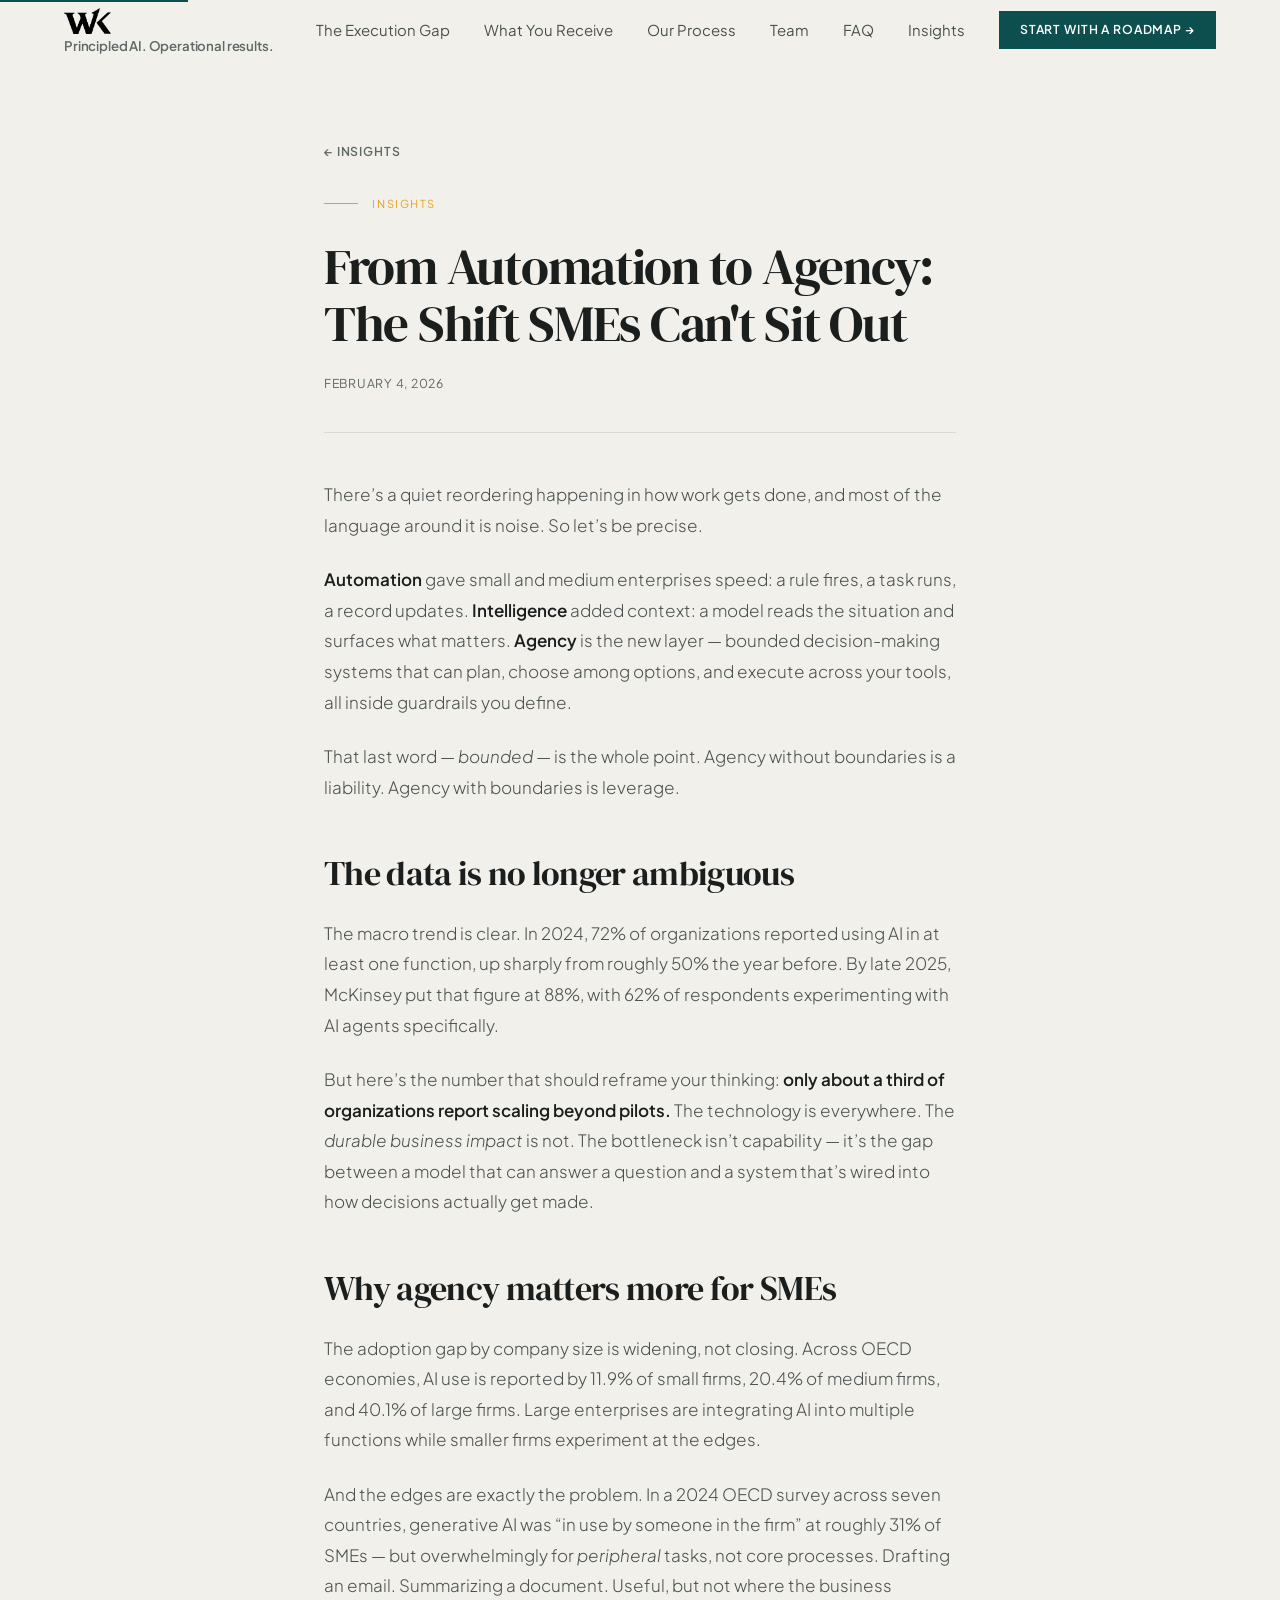
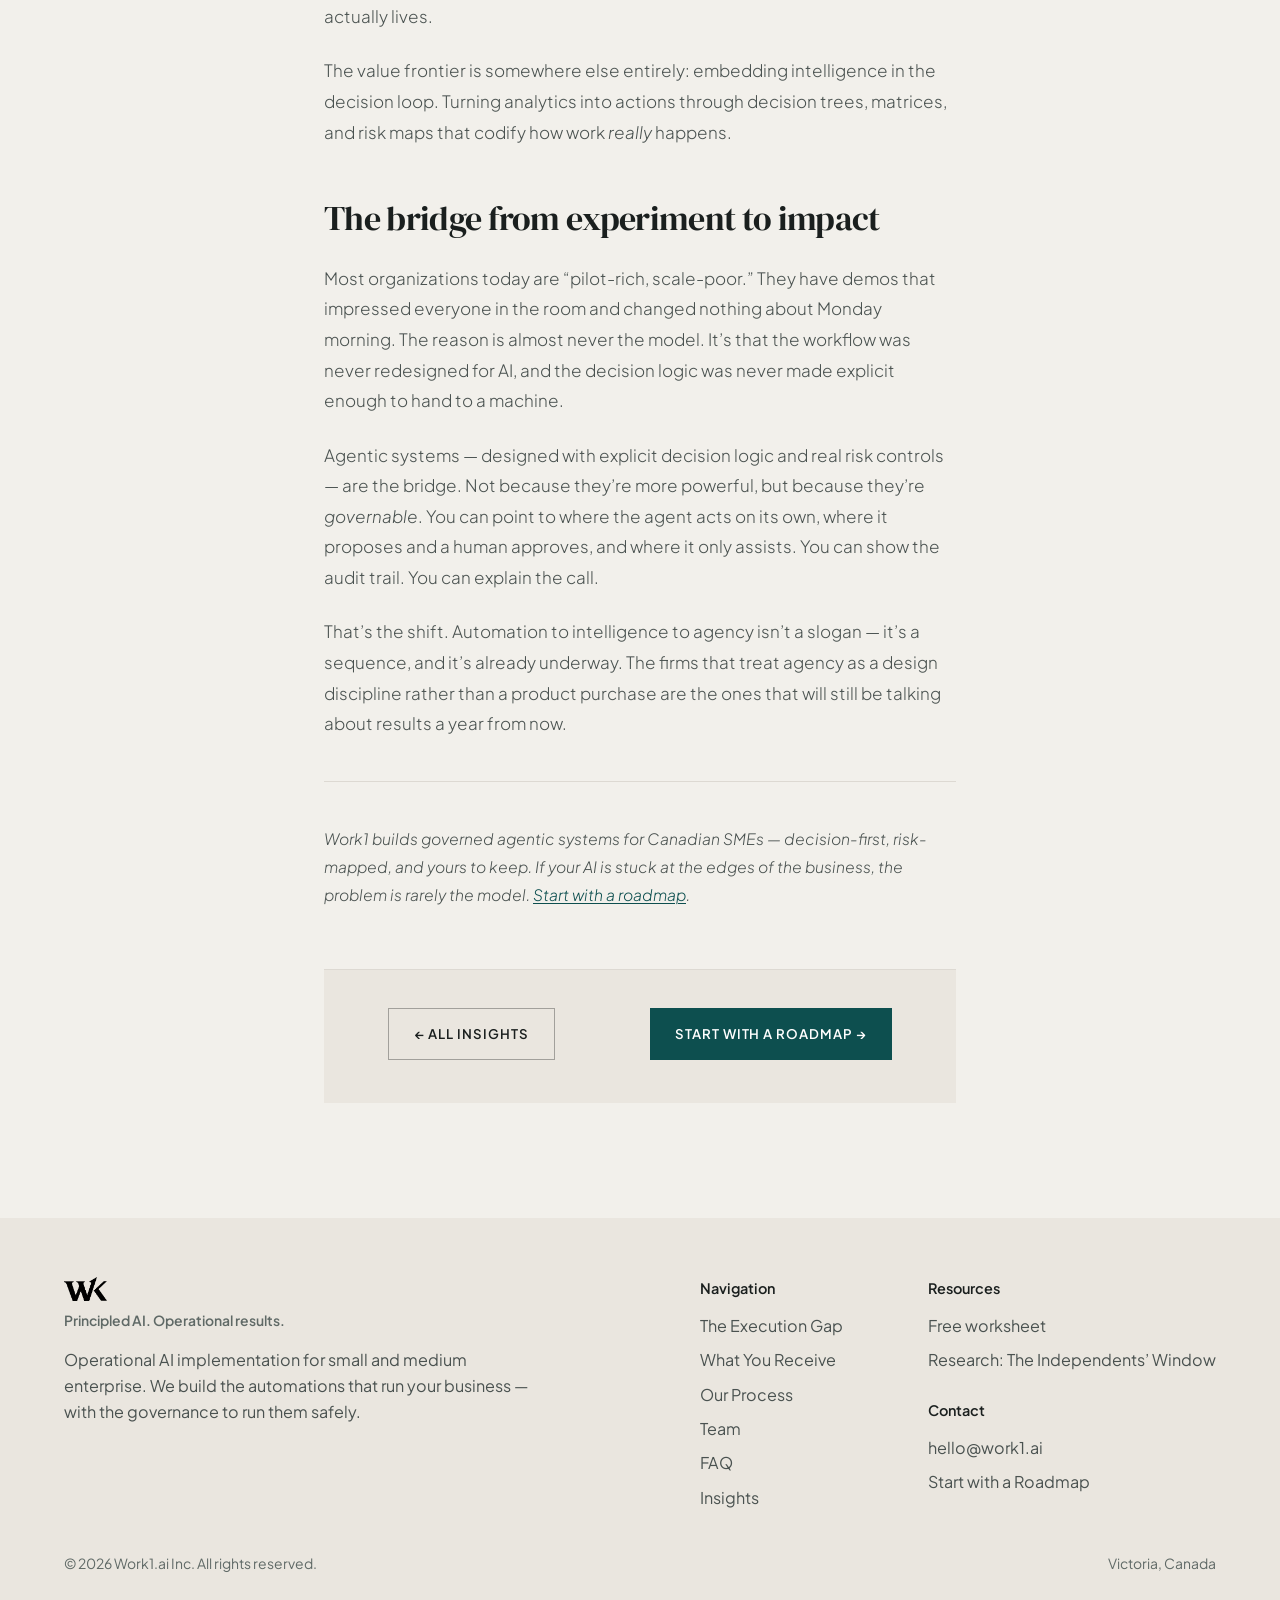
<file: blog/automation-intelligence-agency/index.html>
<!DOCTYPE html><html lang="en-CA"> <head><meta charset="UTF-8"><meta name="viewport" content="width=device-width, initial-scale=1.0"><title>From Automation to Agency: The Shift SMEs Can&#39;t Sit Out | Work1.ai</title><meta name="description" content="Automation gave you speed. Intelligence added context. Agency adds bounded decision-making — systems that plan, choose, and act under human-defined guardrails. Here's why the transition matters now, especially for small and medium enterprise."><link rel="canonical" href="https://work1.ai/blog/automation-intelligence-agency/"><!-- Open Graph --><meta property="og:title" content="From Automation to Agency: The Shift SMEs Can't Sit Out | Work1.ai"><meta property="og:description" content="Automation gave you speed. Intelligence added context. Agency adds bounded decision-making — systems that plan, choose, and act under human-defined guardrails. Here's why the transition matters now, especially for small and medium enterprise."><meta property="og:image" content="https://work1.ai/og-image.png?v=2"><meta property="og:image:width" content="1200"><meta property="og:image:height" content="630"><meta property="og:image:alt" content="Work1.ai — AI your ops team can actually trust. Operational AI for Canadian SMEs."><meta property="og:url" content="https://work1.ai/blog/automation-intelligence-agency/"><meta property="og:type" content="website"><meta property="og:locale" content="en_CA"><meta property="og:site_name" content="Work1.ai"><!-- Twitter Card --><meta name="twitter:card" content="summary_large_image"><meta name="twitter:title" content="From Automation to Agency: The Shift SMEs Can't Sit Out | Work1.ai"><meta name="twitter:description" content="Automation gave you speed. Intelligence added context. Agency adds bounded decision-making — systems that plan, choose, and act under human-defined guardrails. Here's why the transition matters now, especially for small and medium enterprise."><meta name="twitter:image" content="https://work1.ai/og-image.png?v=2"><meta name="twitter:image:alt" content="Work1.ai — AI your ops team can actually trust. Operational AI for Canadian SMEs."><!-- Geo-targeting --><link rel="alternate" hreflang="en-CA" href="https://work1.ai/blog/automation-intelligence-agency/"><meta name="geo.region" content="CA"><meta name="geo.placename" content="Victoria, British Columbia, Canada"><meta name="geo.position" content="48.4284;-123.3656"><meta name="ICBM" content="48.4284, -123.3656"><!-- Favicons --><link rel="icon" href="/favicon.ico?v=2" sizes="any"><link rel="apple-touch-icon" href="/apple-touch-icon.png?v=2" sizes="180x180"><link rel="preconnect" href="https://fonts.googleapis.com"><link rel="preconnect" href="https://fonts.gstatic.com" crossorigin><link href="https://fonts.googleapis.com/css2?family=DM+Serif+Display:ital@0;1&family=Plus+Jakarta+Sans:ital,wght@0,300;0,400;0,500;0,600;1,300&display=swap" rel="stylesheet"><link rel="stylesheet" href="/_astro/_id_.CWtEp9t9.css"></head> <body> <a href="#main-content" class="skip-link">Skip to main content</a>  <nav aria-label="Main navigation"> <a href="/" class="nav-logo" aria-label="Work1.ai home"> <img src="/_astro/logo-text-black.B_WvGTBp_Z9fixE.webp" alt="Work1.ai" loading="eager" decoding="async" fetchpriority="auto" width="153" height="85" class="nav-logo-img"> <span class="nav-logo-tagline">Principled AI. Operational results.</span> </a> <div class="nav-links"> <a href="/#problem" class="nav-link">The Execution Gap</a><a href="/#deliverables" class="nav-link">What You Receive</a><a href="/#process" class="nav-link">Our Process</a><a href="/#team" class="nav-link">Team</a><a href="/#faq" class="nav-link">FAQ</a><a href="/blog/" class="nav-link">Insights</a> <a href="https://meetings-na3.hubspot.com/matt-alfke" class="nav-cta" rel="noopener"> Start with a Roadmap → </a> </div> <button type="button" class="nav-toggle" aria-label="Open menu" aria-expanded="false" aria-controls="nav-mobile-menu"> <svg width="22" height="22" viewBox="0 0 24 24" fill="none" stroke="#1A1F1E" stroke-width="1.75" stroke-linecap="round" stroke-linejoin="round" aria-hidden="true"> <line x1="3" y1="6" x2="21" y2="6"></line> <line x1="3" y1="12" x2="21" y2="12"></line> <line x1="3" y1="18" x2="21" y2="18"></line> </svg> </button> </nav> <div class="nav-mobile-menu" id="nav-mobile-menu"> <a href="/#problem" class="nav-mobile-link">The Execution Gap</a><a href="/#deliverables" class="nav-mobile-link">What You Receive</a><a href="/#process" class="nav-mobile-link">Our Process</a><a href="/#team" class="nav-mobile-link">Team</a><a href="/#faq" class="nav-mobile-link">FAQ</a><a href="/blog/" class="nav-mobile-link">Insights</a> <a href="https://meetings-na3.hubspot.com/matt-alfke" class="nav-mobile-cta" rel="noopener"> Start with a Roadmap → </a> </div> <script>
  (function () {
    var navToggle = document.querySelector('.nav-toggle');
    var navMobileMenu = document.querySelector('.nav-mobile-menu');
    if (!navToggle || !navMobileMenu) return;

    navToggle.addEventListener('click', function () {
      var isOpen = navMobileMenu.classList.toggle('open');
      navToggle.setAttribute('aria-expanded', isOpen ? 'true' : 'false');
      navToggle.setAttribute('aria-label', isOpen ? 'Close menu' : 'Open menu');
    });

    navMobileMenu.querySelectorAll('a').forEach(function (link) {
      link.addEventListener('click', function () {
        navMobileMenu.classList.remove('open');
        navToggle.setAttribute('aria-expanded', 'false');
        navToggle.setAttribute('aria-label', 'Open menu');
      });
    });

    // Esc closes the menu — it is a fixed overlay, so it needs a keyboard exit.
    document.addEventListener('keydown', function (e) {
      if (e.key === 'Escape' && navMobileMenu.classList.contains('open')) {
        navMobileMenu.classList.remove('open');
        navToggle.setAttribute('aria-expanded', 'false');
        navToggle.setAttribute('aria-label', 'Open menu');
        navToggle.focus();
      }
    });
  })();
</script> <main id="main-content"> <article class="post"> <div class="container post-container"> <header class="post-header"> <a href="/blog/" class="post-back">← Insights</a> <div class="rule-label"><span>Insights</span></div> <h1 class="post-title">From Automation to Agency: The Shift SMEs Can&#39;t Sit Out</h1> <div class="post-meta"> <time datetime="2026-02-04T00:00:00.000Z">February 4, 2026</time>  </div> </header> <div class="prose"> <p>There’s a quiet reordering happening in how work gets done, and most of the language around it is noise. So let’s be precise.</p>
<p><strong>Automation</strong> gave small and medium enterprises speed: a rule fires, a task runs, a record updates. <strong>Intelligence</strong> added context: a model reads the situation and surfaces what matters. <strong>Agency</strong> is the new layer — bounded decision-making systems that can plan, choose among options, and execute across your tools, all inside guardrails you define.</p>
<p>That last word — <em>bounded</em> — is the whole point. Agency without boundaries is a liability. Agency with boundaries is leverage.</p>
<h2 id="the-data-is-no-longer-ambiguous">The data is no longer ambiguous</h2>
<p>The macro trend is clear. In 2024, 72% of organizations reported using AI in at least one function, up sharply from roughly 50% the year before. By late 2025, McKinsey put that figure at 88%, with 62% of respondents experimenting with AI agents specifically.</p>
<p>But here’s the number that should reframe your thinking: <strong>only about a third of organizations report scaling beyond pilots.</strong> The technology is everywhere. The <em>durable business impact</em> is not. The bottleneck isn’t capability — it’s the gap between a model that can answer a question and a system that’s wired into how decisions actually get made.</p>
<h2 id="why-agency-matters-more-for-smes">Why agency matters more for SMEs</h2>
<p>The adoption gap by company size is widening, not closing. Across OECD economies, AI use is reported by 11.9% of small firms, 20.4% of medium firms, and 40.1% of large firms. Large enterprises are integrating AI into multiple functions while smaller firms experiment at the edges.</p>
<p>And the edges are exactly the problem. In a 2024 OECD survey across seven countries, generative AI was “in use by someone in the firm” at roughly 31% of SMEs — but overwhelmingly for <em>peripheral</em> tasks, not core processes. Drafting an email. Summarizing a document. Useful, but not where the business actually lives.</p>
<p>The value frontier is somewhere else entirely: embedding intelligence in the decision loop. Turning analytics into actions through decision trees, matrices, and risk maps that codify how work <em>really</em> happens.</p>
<h2 id="the-bridge-from-experiment-to-impact">The bridge from experiment to impact</h2>
<p>Most organizations today are “pilot-rich, scale-poor.” They have demos that impressed everyone in the room and changed nothing about Monday morning. The reason is almost never the model. It’s that the workflow was never redesigned for AI, and the decision logic was never made explicit enough to hand to a machine.</p>
<p>Agentic systems — designed with explicit decision logic and real risk controls — are the bridge. Not because they’re more powerful, but because they’re <em>governable</em>. You can point to where the agent acts on its own, where it proposes and a human approves, and where it only assists. You can show the audit trail. You can explain the call.</p>
<p>That’s the shift. Automation to intelligence to agency isn’t a slogan — it’s a sequence, and it’s already underway. The firms that treat agency as a design discipline rather than a product purchase are the ones that will still be talking about results a year from now.</p>
<hr>
<p><em>Work1 builds governed agentic systems for Canadian SMEs — decision-first, risk-mapped, and yours to keep. If your AI is stuck at the edges of the business, the problem is rarely the model. <a href="/#cta">Start with a roadmap</a>.</em></p> </div> <footer class="post-footer"> <a href="/blog/" class="btn btn-ghost">← All insights</a> <a href="/#cta" class="btn btn-teal">Start with a roadmap →</a> </footer> </div> </article> </main> <footer role="contentinfo"> <div class="footer-grid"> <div> <img src="/_astro/logo-text-black.B_WvGTBp_Z9fixE.webp" alt="Work1.ai" loading="lazy" decoding="async" fetchpriority="auto" width="153" height="85" class="footer-brand-logo"> <div class="footer-brand-tagline">Principled AI. Operational results.</div> <div class="footer-tagline">Operational AI implementation for small and medium enterprise. We build the automations that run your business — with the governance to run them safely.</div> </div> <div> <div class="footer-col-title">Navigation</div> <div class="footer-links"> <a href="/#problem">The Execution Gap</a> <a href="/#deliverables">What You Receive</a> <a href="/#process">Our Process</a> <a href="/#team">Team</a> <a href="/#faq">FAQ</a> <a href="/blog/">Insights</a> </div> </div> <div> <div class="footer-col-title">Resources</div> <div class="footer-links"> <a href="/map-one-decision/">Free worksheet</a> <a href="/the-independents-window/">Research: The Independents’ Window</a> </div> <div class="footer-col-title" style="margin-top:1.5rem;">Contact</div> <div class="footer-links"> <a href="mailto:hello@work1.ai">hello@work1.ai</a> <a href="https://meetings-na3.hubspot.com/matt-alfke" rel="noopener">Start with a Roadmap</a> </div> </div> </div> <div class="footer-bottom"> <div class="footer-copy">© 2026 Work1.ai Inc. All rights reserved.</div> <div class="footer-locs">Victoria, Canada</div> </div> </footer>  <script>
  (function() {
    if (!('IntersectionObserver' in window)) return;

    var observer = new IntersectionObserver(function(entries) {
      entries.forEach(function(entry) {
        if (entry.isIntersecting) {
          entry.target.classList.add('visible');
          observer.unobserve(entry.target);
        }
      });
    }, { threshold: 0.08, rootMargin: '0px 0px -30px 0px' });

    function initObserver() {
      document.querySelectorAll('.reveal').forEach(function(el) {
        el.classList.add('animate-ready');
        observer.observe(el);
      });
    }

    if (document.readyState === 'loading') {
      document.addEventListener('DOMContentLoaded', initObserver);
    } else {
      initObserver();
    }
  })();
  </script>  </body></html>
</file>
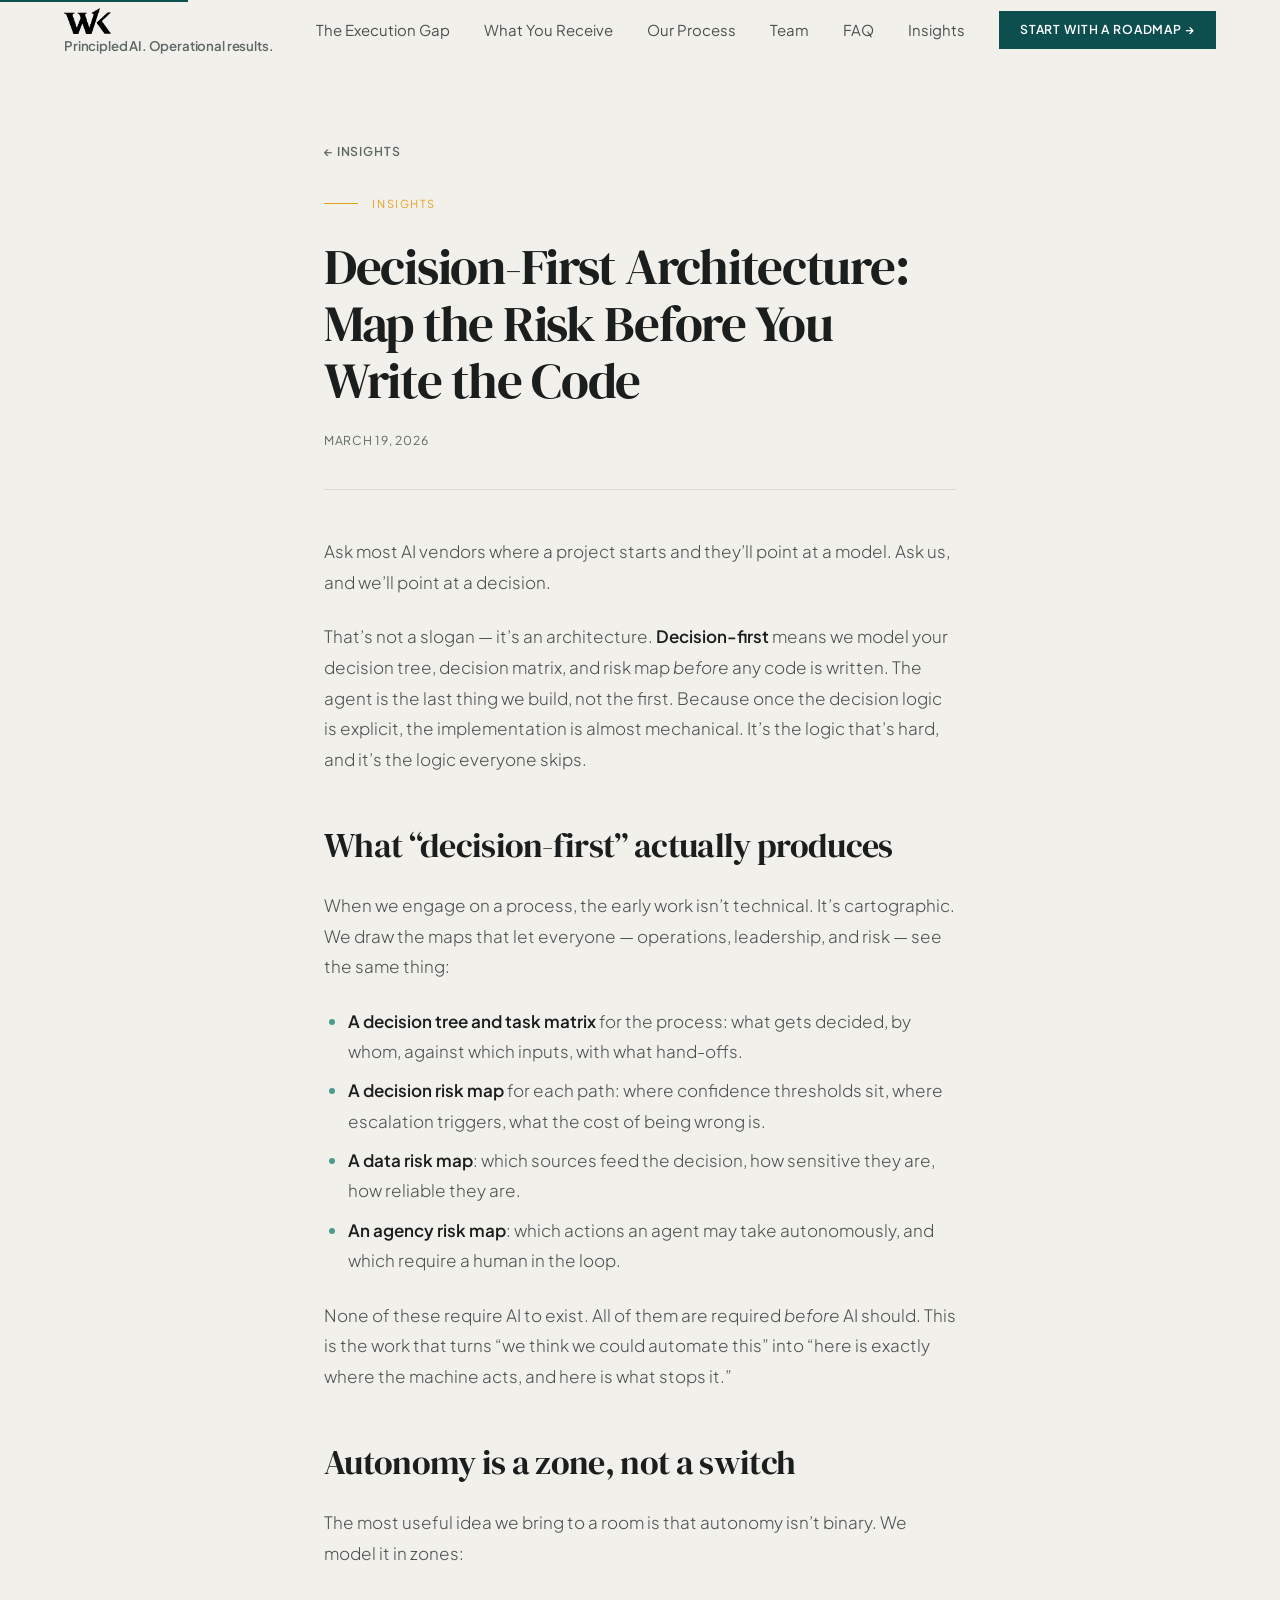
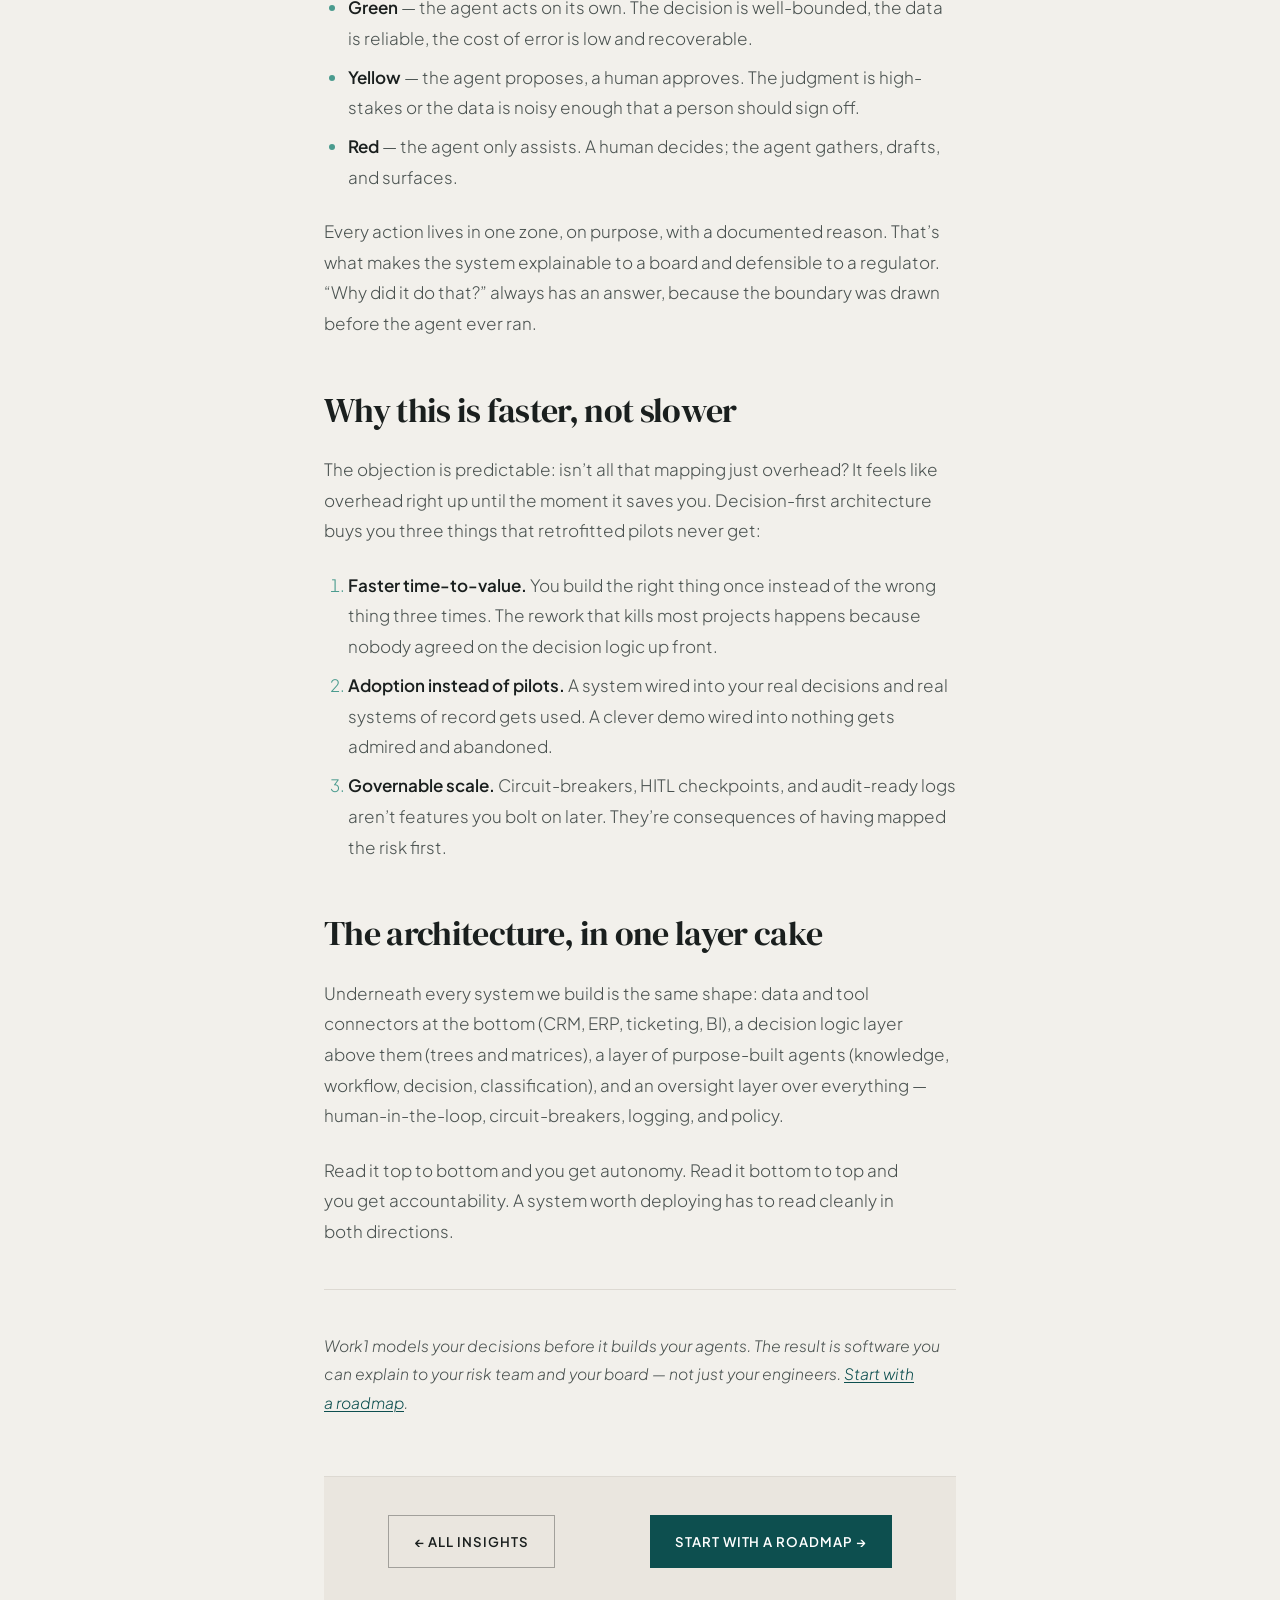
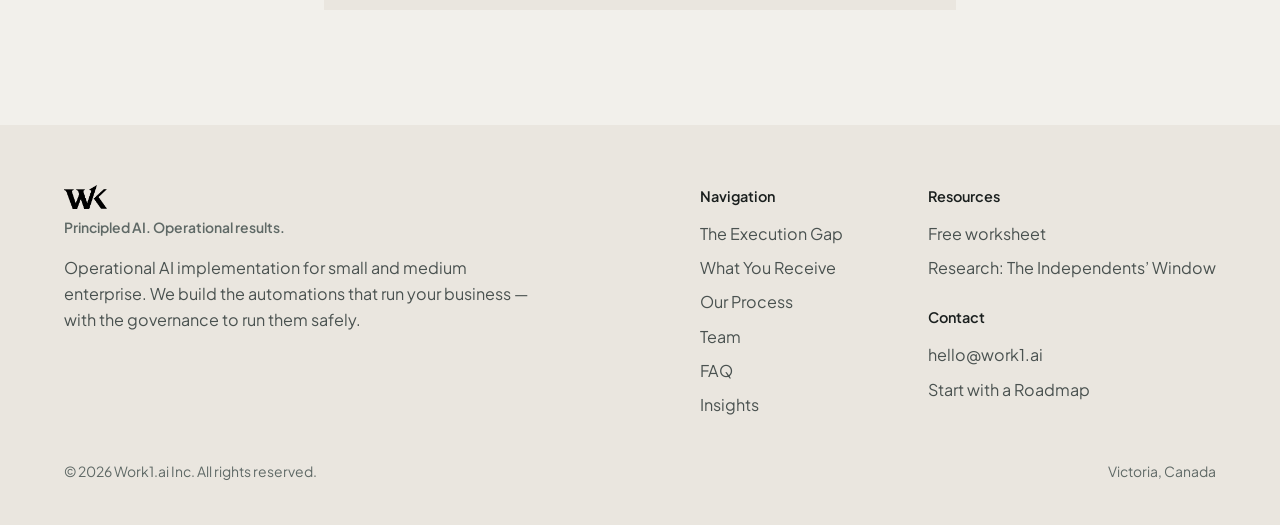
<file: blog/decision-first-architecture/index.html>
<!DOCTYPE html><html lang="en-CA"> <head><meta charset="UTF-8"><meta name="viewport" content="width=device-width, initial-scale=1.0"><title>Decision-First Architecture: Map the Risk Before You Write the Code | Work1.ai</title><meta name="description" content="The difference between an AI pilot and a production system is a documented decision. Here's what decision-first architecture means in practice — decision trees, risk maps, and autonomy zones modelled before any agent is built."><link rel="canonical" href="https://work1.ai/blog/decision-first-architecture/"><!-- Open Graph --><meta property="og:title" content="Decision-First Architecture: Map the Risk Before You Write the Code | Work1.ai"><meta property="og:description" content="The difference between an AI pilot and a production system is a documented decision. Here's what decision-first architecture means in practice — decision trees, risk maps, and autonomy zones modelled before any agent is built."><meta property="og:image" content="https://work1.ai/og-image.png?v=2"><meta property="og:image:width" content="1200"><meta property="og:image:height" content="630"><meta property="og:image:alt" content="Work1.ai — AI your ops team can actually trust. Operational AI for Canadian SMEs."><meta property="og:url" content="https://work1.ai/blog/decision-first-architecture/"><meta property="og:type" content="website"><meta property="og:locale" content="en_CA"><meta property="og:site_name" content="Work1.ai"><!-- Twitter Card --><meta name="twitter:card" content="summary_large_image"><meta name="twitter:title" content="Decision-First Architecture: Map the Risk Before You Write the Code | Work1.ai"><meta name="twitter:description" content="The difference between an AI pilot and a production system is a documented decision. Here's what decision-first architecture means in practice — decision trees, risk maps, and autonomy zones modelled before any agent is built."><meta name="twitter:image" content="https://work1.ai/og-image.png?v=2"><meta name="twitter:image:alt" content="Work1.ai — AI your ops team can actually trust. Operational AI for Canadian SMEs."><!-- Geo-targeting --><link rel="alternate" hreflang="en-CA" href="https://work1.ai/blog/decision-first-architecture/"><meta name="geo.region" content="CA"><meta name="geo.placename" content="Victoria, British Columbia, Canada"><meta name="geo.position" content="48.4284;-123.3656"><meta name="ICBM" content="48.4284, -123.3656"><!-- Favicons --><link rel="icon" href="/favicon.ico?v=2" sizes="any"><link rel="apple-touch-icon" href="/apple-touch-icon.png?v=2" sizes="180x180"><link rel="preconnect" href="https://fonts.googleapis.com"><link rel="preconnect" href="https://fonts.gstatic.com" crossorigin><link href="https://fonts.googleapis.com/css2?family=DM+Serif+Display:ital@0;1&family=Plus+Jakarta+Sans:ital,wght@0,300;0,400;0,500;0,600;1,300&display=swap" rel="stylesheet"><link rel="stylesheet" href="/_astro/_id_.CWtEp9t9.css"></head> <body> <a href="#main-content" class="skip-link">Skip to main content</a>  <nav aria-label="Main navigation"> <a href="/" class="nav-logo" aria-label="Work1.ai home"> <img src="/_astro/logo-text-black.B_WvGTBp_Z9fixE.webp" alt="Work1.ai" loading="eager" decoding="async" fetchpriority="auto" width="153" height="85" class="nav-logo-img"> <span class="nav-logo-tagline">Principled AI. Operational results.</span> </a> <div class="nav-links"> <a href="/#problem" class="nav-link">The Execution Gap</a><a href="/#deliverables" class="nav-link">What You Receive</a><a href="/#process" class="nav-link">Our Process</a><a href="/#team" class="nav-link">Team</a><a href="/#faq" class="nav-link">FAQ</a><a href="/blog/" class="nav-link">Insights</a> <a href="https://meetings-na3.hubspot.com/matt-alfke" class="nav-cta" rel="noopener"> Start with a Roadmap → </a> </div> <button type="button" class="nav-toggle" aria-label="Open menu" aria-expanded="false" aria-controls="nav-mobile-menu"> <svg width="22" height="22" viewBox="0 0 24 24" fill="none" stroke="#1A1F1E" stroke-width="1.75" stroke-linecap="round" stroke-linejoin="round" aria-hidden="true"> <line x1="3" y1="6" x2="21" y2="6"></line> <line x1="3" y1="12" x2="21" y2="12"></line> <line x1="3" y1="18" x2="21" y2="18"></line> </svg> </button> </nav> <div class="nav-mobile-menu" id="nav-mobile-menu"> <a href="/#problem" class="nav-mobile-link">The Execution Gap</a><a href="/#deliverables" class="nav-mobile-link">What You Receive</a><a href="/#process" class="nav-mobile-link">Our Process</a><a href="/#team" class="nav-mobile-link">Team</a><a href="/#faq" class="nav-mobile-link">FAQ</a><a href="/blog/" class="nav-mobile-link">Insights</a> <a href="https://meetings-na3.hubspot.com/matt-alfke" class="nav-mobile-cta" rel="noopener"> Start with a Roadmap → </a> </div> <script>
  (function () {
    var navToggle = document.querySelector('.nav-toggle');
    var navMobileMenu = document.querySelector('.nav-mobile-menu');
    if (!navToggle || !navMobileMenu) return;

    navToggle.addEventListener('click', function () {
      var isOpen = navMobileMenu.classList.toggle('open');
      navToggle.setAttribute('aria-expanded', isOpen ? 'true' : 'false');
      navToggle.setAttribute('aria-label', isOpen ? 'Close menu' : 'Open menu');
    });

    navMobileMenu.querySelectorAll('a').forEach(function (link) {
      link.addEventListener('click', function () {
        navMobileMenu.classList.remove('open');
        navToggle.setAttribute('aria-expanded', 'false');
        navToggle.setAttribute('aria-label', 'Open menu');
      });
    });

    // Esc closes the menu — it is a fixed overlay, so it needs a keyboard exit.
    document.addEventListener('keydown', function (e) {
      if (e.key === 'Escape' && navMobileMenu.classList.contains('open')) {
        navMobileMenu.classList.remove('open');
        navToggle.setAttribute('aria-expanded', 'false');
        navToggle.setAttribute('aria-label', 'Open menu');
        navToggle.focus();
      }
    });
  })();
</script> <main id="main-content"> <article class="post"> <div class="container post-container"> <header class="post-header"> <a href="/blog/" class="post-back">← Insights</a> <div class="rule-label"><span>Insights</span></div> <h1 class="post-title">Decision-First Architecture: Map the Risk Before You Write the Code</h1> <div class="post-meta"> <time datetime="2026-03-19T00:00:00.000Z">March 19, 2026</time>  </div> </header> <div class="prose"> <p>Ask most AI vendors where a project starts and they’ll point at a model. Ask us, and we’ll point at a decision.</p>
<p>That’s not a slogan — it’s an architecture. <strong>Decision-first</strong> means we model your decision tree, decision matrix, and risk map <em>before</em> any code is written. The agent is the last thing we build, not the first. Because once the decision logic is explicit, the implementation is almost mechanical. It’s the logic that’s hard, and it’s the logic everyone skips.</p>
<h2 id="what-decision-first-actually-produces">What “decision-first” actually produces</h2>
<p>When we engage on a process, the early work isn’t technical. It’s cartographic. We draw the maps that let everyone — operations, leadership, and risk — see the same thing:</p>
<ul>
<li><strong>A decision tree and task matrix</strong> for the process: what gets decided, by whom, against which inputs, with what hand-offs.</li>
<li><strong>A decision risk map</strong> for each path: where confidence thresholds sit, where escalation triggers, what the cost of being wrong is.</li>
<li><strong>A data risk map</strong>: which sources feed the decision, how sensitive they are, how reliable they are.</li>
<li><strong>An agency risk map</strong>: which actions an agent may take autonomously, and which require a human in the loop.</li>
</ul>
<p>None of these require AI to exist. All of them are required <em>before</em> AI should. This is the work that turns “we think we could automate this” into “here is exactly where the machine acts, and here is what stops it.”</p>
<h2 id="autonomy-is-a-zone-not-a-switch">Autonomy is a zone, not a switch</h2>
<p>The most useful idea we bring to a room is that autonomy isn’t binary. We model it in zones:</p>
<ul>
<li><strong>Green</strong> — the agent acts on its own. The decision is well-bounded, the data is reliable, the cost of error is low and recoverable.</li>
<li><strong>Yellow</strong> — the agent proposes, a human approves. The judgment is high-stakes or the data is noisy enough that a person should sign off.</li>
<li><strong>Red</strong> — the agent only assists. A human decides; the agent gathers, drafts, and surfaces.</li>
</ul>
<p>Every action lives in one zone, on purpose, with a documented reason. That’s what makes the system explainable to a board and defensible to a regulator. “Why did it do that?” always has an answer, because the boundary was drawn before the agent ever ran.</p>
<h2 id="why-this-is-faster-not-slower">Why this is faster, not slower</h2>
<p>The objection is predictable: isn’t all that mapping just overhead? It feels like overhead right up until the moment it saves you. Decision-first architecture buys you three things that retrofitted pilots never get:</p>
<ol>
<li><strong>Faster time-to-value.</strong> You build the right thing once instead of the wrong thing three times. The rework that kills most projects happens because nobody agreed on the decision logic up front.</li>
<li><strong>Adoption instead of pilots.</strong> A system wired into your real decisions and real systems of record gets used. A clever demo wired into nothing gets admired and abandoned.</li>
<li><strong>Governable scale.</strong> Circuit-breakers, HITL checkpoints, and audit-ready logs aren’t features you bolt on later. They’re consequences of having mapped the risk first.</li>
</ol>
<h2 id="the-architecture-in-one-layer-cake">The architecture, in one layer cake</h2>
<p>Underneath every system we build is the same shape: data and tool connectors at the bottom (CRM, ERP, ticketing, BI), a decision logic layer above them (trees and matrices), a layer of purpose-built agents (knowledge, workflow, decision, classification), and an oversight layer over everything — human-in-the-loop, circuit-breakers, logging, and policy.</p>
<p>Read it top to bottom and you get autonomy. Read it bottom to top and you get accountability. A system worth deploying has to read cleanly in both directions.</p>
<hr>
<p><em>Work1 models your decisions before it builds your agents. The result is software you can explain to your risk team and your board — not just your engineers. <a href="/#cta">Start with a roadmap</a>.</em></p> </div> <footer class="post-footer"> <a href="/blog/" class="btn btn-ghost">← All insights</a> <a href="/#cta" class="btn btn-teal">Start with a roadmap →</a> </footer> </div> </article> </main> <footer role="contentinfo"> <div class="footer-grid"> <div> <img src="/_astro/logo-text-black.B_WvGTBp_Z9fixE.webp" alt="Work1.ai" loading="lazy" decoding="async" fetchpriority="auto" width="153" height="85" class="footer-brand-logo"> <div class="footer-brand-tagline">Principled AI. Operational results.</div> <div class="footer-tagline">Operational AI implementation for small and medium enterprise. We build the automations that run your business — with the governance to run them safely.</div> </div> <div> <div class="footer-col-title">Navigation</div> <div class="footer-links"> <a href="/#problem">The Execution Gap</a> <a href="/#deliverables">What You Receive</a> <a href="/#process">Our Process</a> <a href="/#team">Team</a> <a href="/#faq">FAQ</a> <a href="/blog/">Insights</a> </div> </div> <div> <div class="footer-col-title">Resources</div> <div class="footer-links"> <a href="/map-one-decision/">Free worksheet</a> <a href="/the-independents-window/">Research: The Independents’ Window</a> </div> <div class="footer-col-title" style="margin-top:1.5rem;">Contact</div> <div class="footer-links"> <a href="mailto:hello@work1.ai">hello@work1.ai</a> <a href="https://meetings-na3.hubspot.com/matt-alfke" rel="noopener">Start with a Roadmap</a> </div> </div> </div> <div class="footer-bottom"> <div class="footer-copy">© 2026 Work1.ai Inc. All rights reserved.</div> <div class="footer-locs">Victoria, Canada</div> </div> </footer>  <script>
  (function() {
    if (!('IntersectionObserver' in window)) return;

    var observer = new IntersectionObserver(function(entries) {
      entries.forEach(function(entry) {
        if (entry.isIntersecting) {
          entry.target.classList.add('visible');
          observer.unobserve(entry.target);
        }
      });
    }, { threshold: 0.08, rootMargin: '0px 0px -30px 0px' });

    function initObserver() {
      document.querySelectorAll('.reveal').forEach(function(el) {
        el.classList.add('animate-ready');
        observer.observe(el);
      });
    }

    if (document.readyState === 'loading') {
      document.addEventListener('DOMContentLoaded', initObserver);
    } else {
      initObserver();
    }
  })();
  </script>  </body></html>
</file>
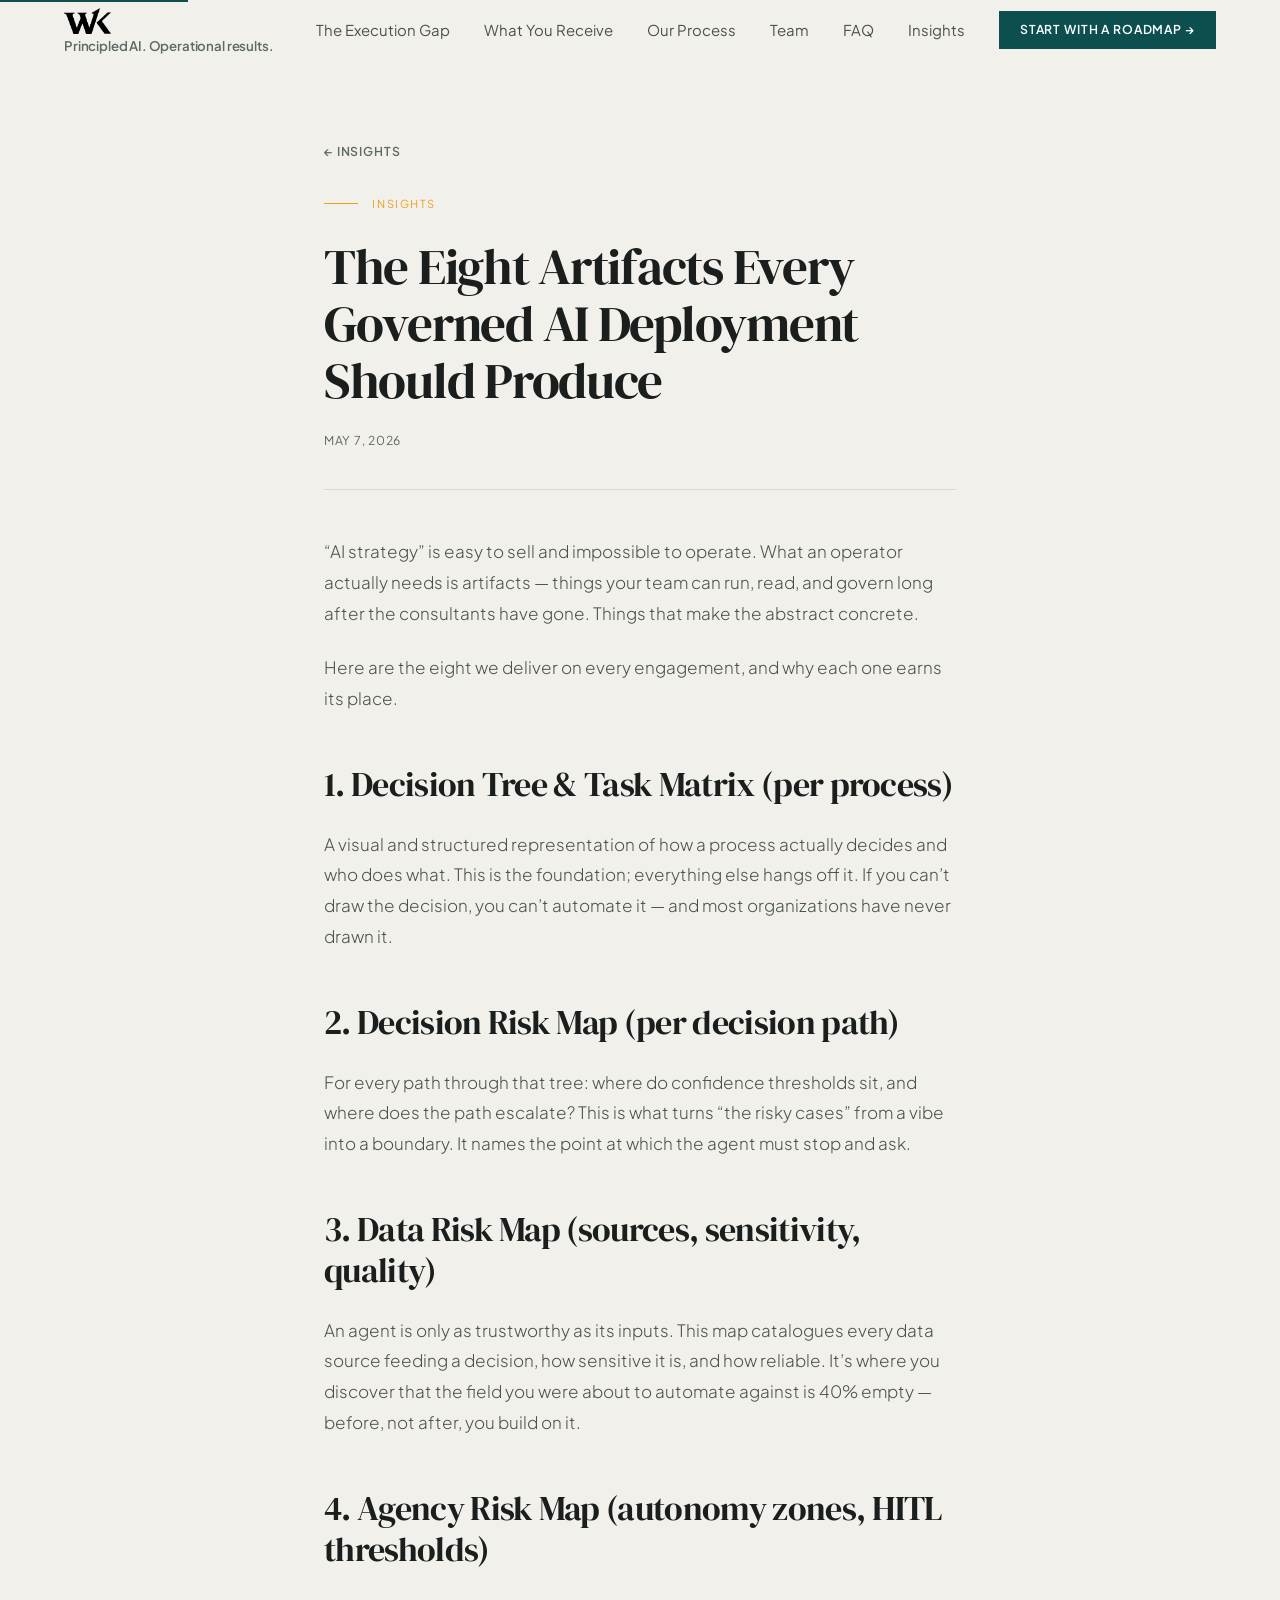
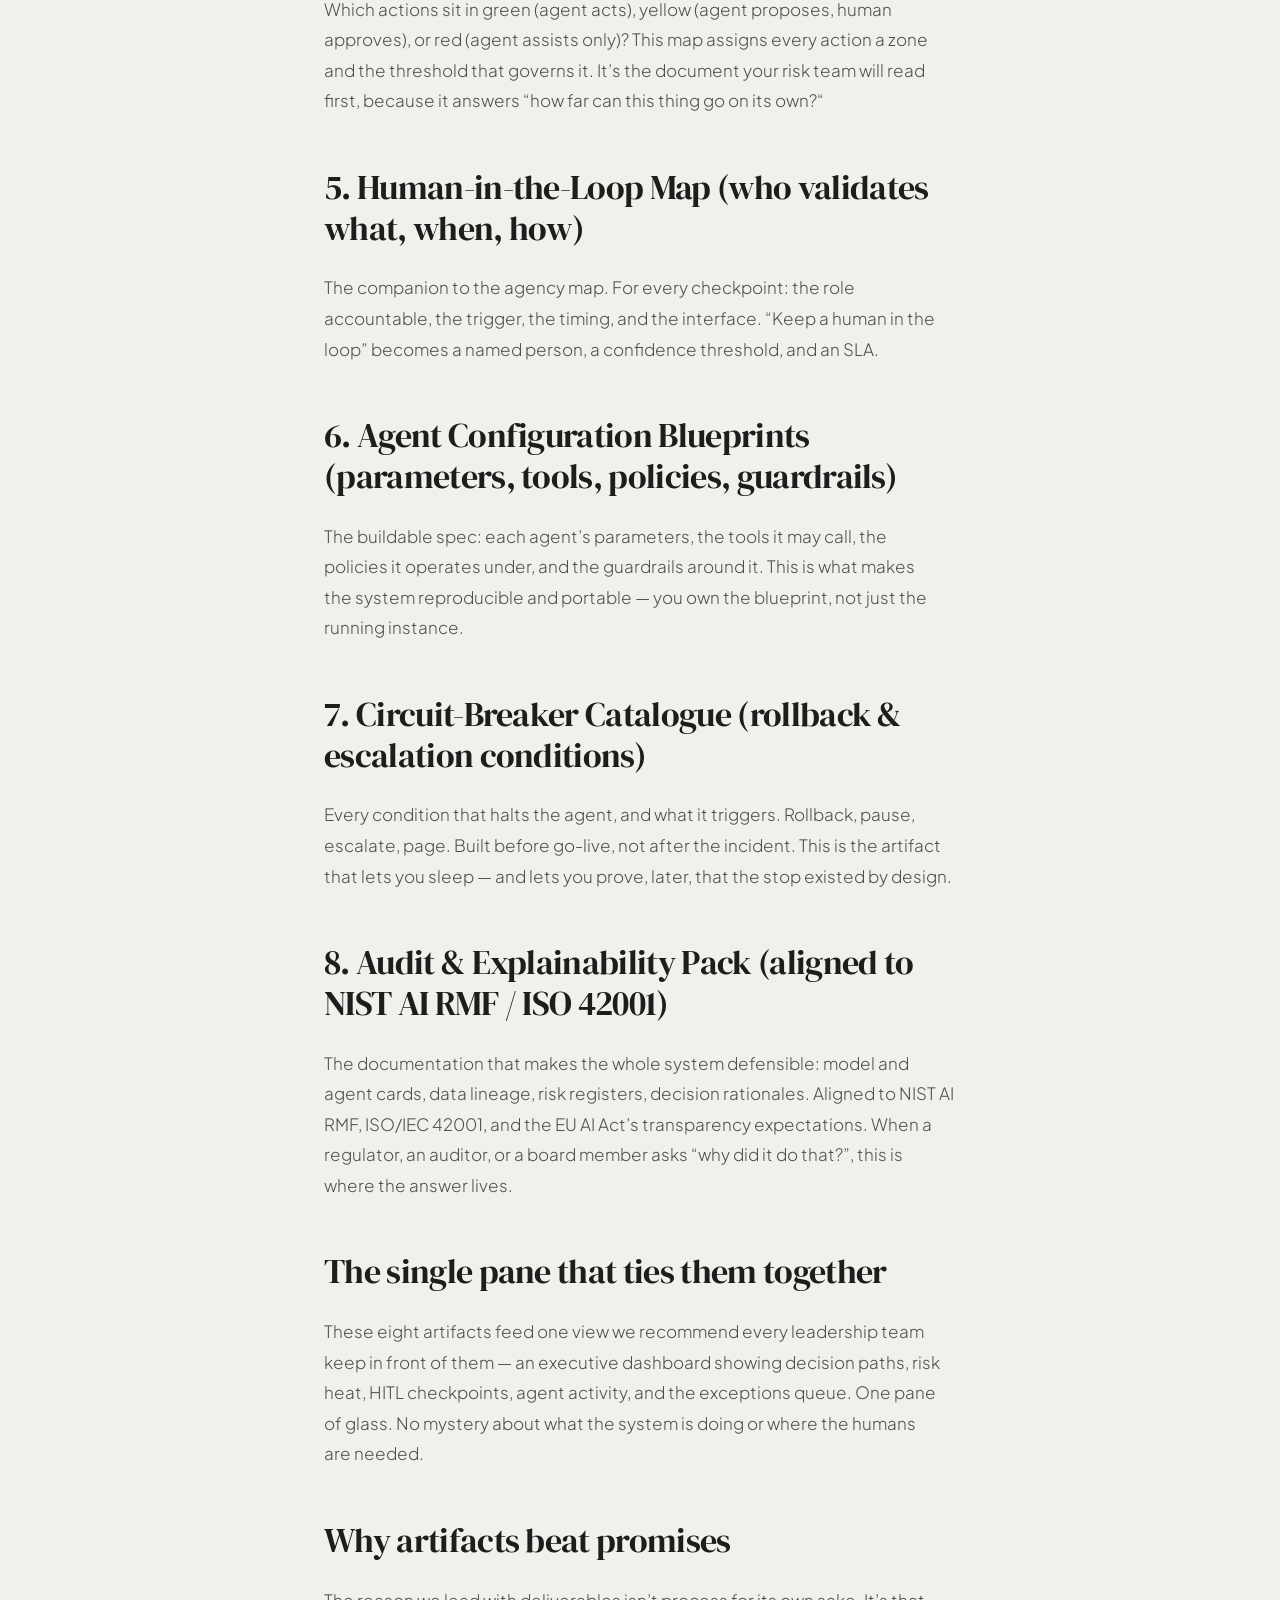
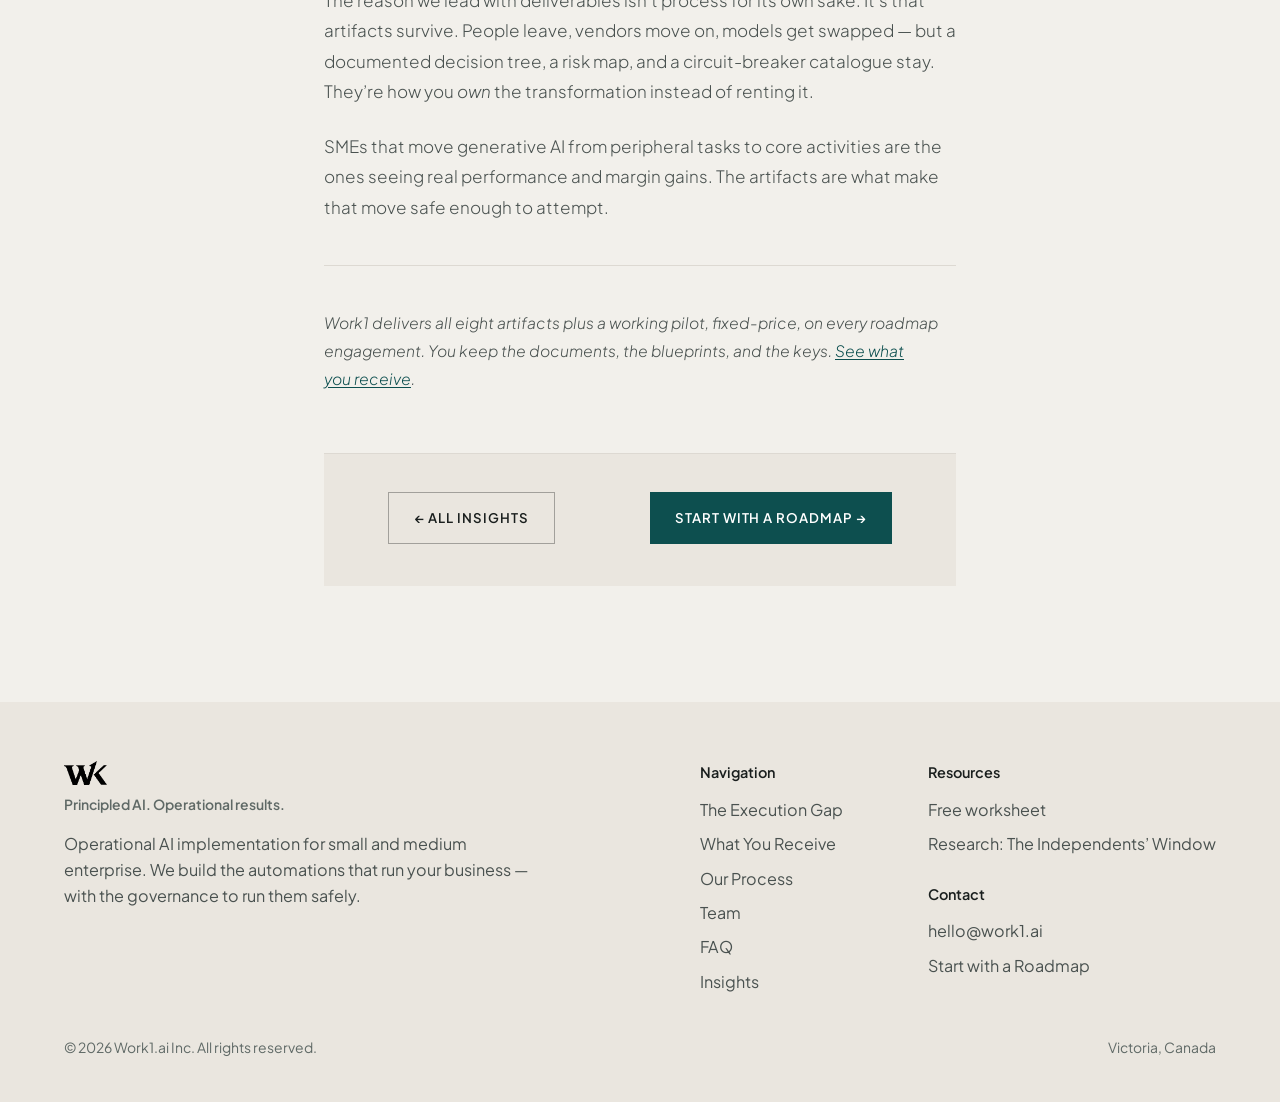
<file: blog/eight-artifacts-governed-ai/index.html>
<!DOCTYPE html><html lang="en-CA"> <head><meta charset="UTF-8"><meta name="viewport" content="width=device-width, initial-scale=1.0"><title>The Eight Artifacts Every Governed AI Deployment Should Produce | Work1.ai</title><meta name="description" content="Abstract AI strategy is worthless to an operator. These are the eight concrete artifacts a governed agentic deployment leaves behind — documents and configurations your team can run, read, and audit."><link rel="canonical" href="https://work1.ai/blog/eight-artifacts-governed-ai/"><!-- Open Graph --><meta property="og:title" content="The Eight Artifacts Every Governed AI Deployment Should Produce | Work1.ai"><meta property="og:description" content="Abstract AI strategy is worthless to an operator. These are the eight concrete artifacts a governed agentic deployment leaves behind — documents and configurations your team can run, read, and audit."><meta property="og:image" content="https://work1.ai/og-image.png?v=2"><meta property="og:image:width" content="1200"><meta property="og:image:height" content="630"><meta property="og:image:alt" content="Work1.ai — AI your ops team can actually trust. Operational AI for Canadian SMEs."><meta property="og:url" content="https://work1.ai/blog/eight-artifacts-governed-ai/"><meta property="og:type" content="website"><meta property="og:locale" content="en_CA"><meta property="og:site_name" content="Work1.ai"><!-- Twitter Card --><meta name="twitter:card" content="summary_large_image"><meta name="twitter:title" content="The Eight Artifacts Every Governed AI Deployment Should Produce | Work1.ai"><meta name="twitter:description" content="Abstract AI strategy is worthless to an operator. These are the eight concrete artifacts a governed agentic deployment leaves behind — documents and configurations your team can run, read, and audit."><meta name="twitter:image" content="https://work1.ai/og-image.png?v=2"><meta name="twitter:image:alt" content="Work1.ai — AI your ops team can actually trust. Operational AI for Canadian SMEs."><!-- Geo-targeting --><link rel="alternate" hreflang="en-CA" href="https://work1.ai/blog/eight-artifacts-governed-ai/"><meta name="geo.region" content="CA"><meta name="geo.placename" content="Victoria, British Columbia, Canada"><meta name="geo.position" content="48.4284;-123.3656"><meta name="ICBM" content="48.4284, -123.3656"><!-- Favicons --><link rel="icon" href="/favicon.ico?v=2" sizes="any"><link rel="apple-touch-icon" href="/apple-touch-icon.png?v=2" sizes="180x180"><link rel="preconnect" href="https://fonts.googleapis.com"><link rel="preconnect" href="https://fonts.gstatic.com" crossorigin><link href="https://fonts.googleapis.com/css2?family=DM+Serif+Display:ital@0;1&family=Plus+Jakarta+Sans:ital,wght@0,300;0,400;0,500;0,600;1,300&display=swap" rel="stylesheet"><link rel="stylesheet" href="/_astro/_id_.CWtEp9t9.css"></head> <body> <a href="#main-content" class="skip-link">Skip to main content</a>  <nav aria-label="Main navigation"> <a href="/" class="nav-logo" aria-label="Work1.ai home"> <img src="/_astro/logo-text-black.B_WvGTBp_Z9fixE.webp" alt="Work1.ai" loading="eager" decoding="async" fetchpriority="auto" width="153" height="85" class="nav-logo-img"> <span class="nav-logo-tagline">Principled AI. Operational results.</span> </a> <div class="nav-links"> <a href="/#problem" class="nav-link">The Execution Gap</a><a href="/#deliverables" class="nav-link">What You Receive</a><a href="/#process" class="nav-link">Our Process</a><a href="/#team" class="nav-link">Team</a><a href="/#faq" class="nav-link">FAQ</a><a href="/blog/" class="nav-link">Insights</a> <a href="https://meetings-na3.hubspot.com/matt-alfke" class="nav-cta" rel="noopener"> Start with a Roadmap → </a> </div> <button type="button" class="nav-toggle" aria-label="Open menu" aria-expanded="false" aria-controls="nav-mobile-menu"> <svg width="22" height="22" viewBox="0 0 24 24" fill="none" stroke="#1A1F1E" stroke-width="1.75" stroke-linecap="round" stroke-linejoin="round" aria-hidden="true"> <line x1="3" y1="6" x2="21" y2="6"></line> <line x1="3" y1="12" x2="21" y2="12"></line> <line x1="3" y1="18" x2="21" y2="18"></line> </svg> </button> </nav> <div class="nav-mobile-menu" id="nav-mobile-menu"> <a href="/#problem" class="nav-mobile-link">The Execution Gap</a><a href="/#deliverables" class="nav-mobile-link">What You Receive</a><a href="/#process" class="nav-mobile-link">Our Process</a><a href="/#team" class="nav-mobile-link">Team</a><a href="/#faq" class="nav-mobile-link">FAQ</a><a href="/blog/" class="nav-mobile-link">Insights</a> <a href="https://meetings-na3.hubspot.com/matt-alfke" class="nav-mobile-cta" rel="noopener"> Start with a Roadmap → </a> </div> <script>
  (function () {
    var navToggle = document.querySelector('.nav-toggle');
    var navMobileMenu = document.querySelector('.nav-mobile-menu');
    if (!navToggle || !navMobileMenu) return;

    navToggle.addEventListener('click', function () {
      var isOpen = navMobileMenu.classList.toggle('open');
      navToggle.setAttribute('aria-expanded', isOpen ? 'true' : 'false');
      navToggle.setAttribute('aria-label', isOpen ? 'Close menu' : 'Open menu');
    });

    navMobileMenu.querySelectorAll('a').forEach(function (link) {
      link.addEventListener('click', function () {
        navMobileMenu.classList.remove('open');
        navToggle.setAttribute('aria-expanded', 'false');
        navToggle.setAttribute('aria-label', 'Open menu');
      });
    });

    // Esc closes the menu — it is a fixed overlay, so it needs a keyboard exit.
    document.addEventListener('keydown', function (e) {
      if (e.key === 'Escape' && navMobileMenu.classList.contains('open')) {
        navMobileMenu.classList.remove('open');
        navToggle.setAttribute('aria-expanded', 'false');
        navToggle.setAttribute('aria-label', 'Open menu');
        navToggle.focus();
      }
    });
  })();
</script> <main id="main-content"> <article class="post"> <div class="container post-container"> <header class="post-header"> <a href="/blog/" class="post-back">← Insights</a> <div class="rule-label"><span>Insights</span></div> <h1 class="post-title">The Eight Artifacts Every Governed AI Deployment Should Produce</h1> <div class="post-meta"> <time datetime="2026-05-07T00:00:00.000Z">May 7, 2026</time>  </div> </header> <div class="prose"> <p>“AI strategy” is easy to sell and impossible to operate. What an operator actually needs is artifacts — things your team can run, read, and govern long after the consultants have gone. Things that make the abstract concrete.</p>
<p>Here are the eight we deliver on every engagement, and why each one earns its place.</p>
<h2 id="1-decision-tree--task-matrix-per-process">1. Decision Tree &#x26; Task Matrix (per process)</h2>
<p>A visual and structured representation of how a process actually decides and who does what. This is the foundation; everything else hangs off it. If you can’t draw the decision, you can’t automate it — and most organizations have never drawn it.</p>
<h2 id="2-decision-risk-map-per-decision-path">2. Decision Risk Map (per decision path)</h2>
<p>For every path through that tree: where do confidence thresholds sit, and where does the path escalate? This is what turns “the risky cases” from a vibe into a boundary. It names the point at which the agent must stop and ask.</p>
<h2 id="3-data-risk-map-sources-sensitivity-quality">3. Data Risk Map (sources, sensitivity, quality)</h2>
<p>An agent is only as trustworthy as its inputs. This map catalogues every data source feeding a decision, how sensitive it is, and how reliable. It’s where you discover that the field you were about to automate against is 40% empty — before, not after, you build on it.</p>
<h2 id="4-agency-risk-map-autonomy-zones-hitl-thresholds">4. Agency Risk Map (autonomy zones, HITL thresholds)</h2>
<p>Which actions sit in green (agent acts), yellow (agent proposes, human approves), or red (agent assists only)? This map assigns every action a zone and the threshold that governs it. It’s the document your risk team will read first, because it answers “how far can this thing go on its own?“</p>
<h2 id="5-human-in-the-loop-map-who-validates-what-when-how">5. Human-in-the-Loop Map (who validates what, when, how)</h2>
<p>The companion to the agency map. For every checkpoint: the role accountable, the trigger, the timing, and the interface. “Keep a human in the loop” becomes a named person, a confidence threshold, and an SLA.</p>
<h2 id="6-agent-configuration-blueprints-parameters-tools-policies-guardrails">6. Agent Configuration Blueprints (parameters, tools, policies, guardrails)</h2>
<p>The buildable spec: each agent’s parameters, the tools it may call, the policies it operates under, and the guardrails around it. This is what makes the system reproducible and portable — you own the blueprint, not just the running instance.</p>
<h2 id="7-circuit-breaker-catalogue-rollback--escalation-conditions">7. Circuit-Breaker Catalogue (rollback &#x26; escalation conditions)</h2>
<p>Every condition that halts the agent, and what it triggers. Rollback, pause, escalate, page. Built before go-live, not after the incident. This is the artifact that lets you sleep — and lets you prove, later, that the stop existed by design.</p>
<h2 id="8-audit--explainability-pack-aligned-to-nist-ai-rmf--iso-42001">8. Audit &#x26; Explainability Pack (aligned to NIST AI RMF / ISO 42001)</h2>
<p>The documentation that makes the whole system defensible: model and agent cards, data lineage, risk registers, decision rationales. Aligned to NIST AI RMF, ISO/IEC 42001, and the EU AI Act’s transparency expectations. When a regulator, an auditor, or a board member asks “why did it do that?”, this is where the answer lives.</p>
<h2 id="the-single-pane-that-ties-them-together">The single pane that ties them together</h2>
<p>These eight artifacts feed one view we recommend every leadership team keep in front of them — an executive dashboard showing decision paths, risk heat, HITL checkpoints, agent activity, and the exceptions queue. One pane of glass. No mystery about what the system is doing or where the humans are needed.</p>
<h2 id="why-artifacts-beat-promises">Why artifacts beat promises</h2>
<p>The reason we lead with deliverables isn’t process for its own sake. It’s that artifacts survive. People leave, vendors move on, models get swapped — but a documented decision tree, a risk map, and a circuit-breaker catalogue stay. They’re how you <em>own</em> the transformation instead of renting it.</p>
<p>SMEs that move generative AI from peripheral tasks to core activities are the ones seeing real performance and margin gains. The artifacts are what make that move safe enough to attempt.</p>
<hr>
<p><em>Work1 delivers all eight artifacts plus a working pilot, fixed-price, on every roadmap engagement. You keep the documents, the blueprints, and the keys. <a href="/#deliverables">See what you receive</a>.</em></p> </div> <footer class="post-footer"> <a href="/blog/" class="btn btn-ghost">← All insights</a> <a href="/#cta" class="btn btn-teal">Start with a roadmap →</a> </footer> </div> </article> </main> <footer role="contentinfo"> <div class="footer-grid"> <div> <img src="/_astro/logo-text-black.B_WvGTBp_Z9fixE.webp" alt="Work1.ai" loading="lazy" decoding="async" fetchpriority="auto" width="153" height="85" class="footer-brand-logo"> <div class="footer-brand-tagline">Principled AI. Operational results.</div> <div class="footer-tagline">Operational AI implementation for small and medium enterprise. We build the automations that run your business — with the governance to run them safely.</div> </div> <div> <div class="footer-col-title">Navigation</div> <div class="footer-links"> <a href="/#problem">The Execution Gap</a> <a href="/#deliverables">What You Receive</a> <a href="/#process">Our Process</a> <a href="/#team">Team</a> <a href="/#faq">FAQ</a> <a href="/blog/">Insights</a> </div> </div> <div> <div class="footer-col-title">Resources</div> <div class="footer-links"> <a href="/map-one-decision/">Free worksheet</a> <a href="/the-independents-window/">Research: The Independents’ Window</a> </div> <div class="footer-col-title" style="margin-top:1.5rem;">Contact</div> <div class="footer-links"> <a href="mailto:hello@work1.ai">hello@work1.ai</a> <a href="https://meetings-na3.hubspot.com/matt-alfke" rel="noopener">Start with a Roadmap</a> </div> </div> </div> <div class="footer-bottom"> <div class="footer-copy">© 2026 Work1.ai Inc. All rights reserved.</div> <div class="footer-locs">Victoria, Canada</div> </div> </footer>  <script>
  (function() {
    if (!('IntersectionObserver' in window)) return;

    var observer = new IntersectionObserver(function(entries) {
      entries.forEach(function(entry) {
        if (entry.isIntersecting) {
          entry.target.classList.add('visible');
          observer.unobserve(entry.target);
        }
      });
    }, { threshold: 0.08, rootMargin: '0px 0px -30px 0px' });

    function initObserver() {
      document.querySelectorAll('.reveal').forEach(function(el) {
        el.classList.add('animate-ready');
        observer.observe(el);
      });
    }

    if (document.readyState === 'loading') {
      document.addEventListener('DOMContentLoaded', initObserver);
    } else {
      initObserver();
    }
  })();
  </script>  </body></html>
</file>
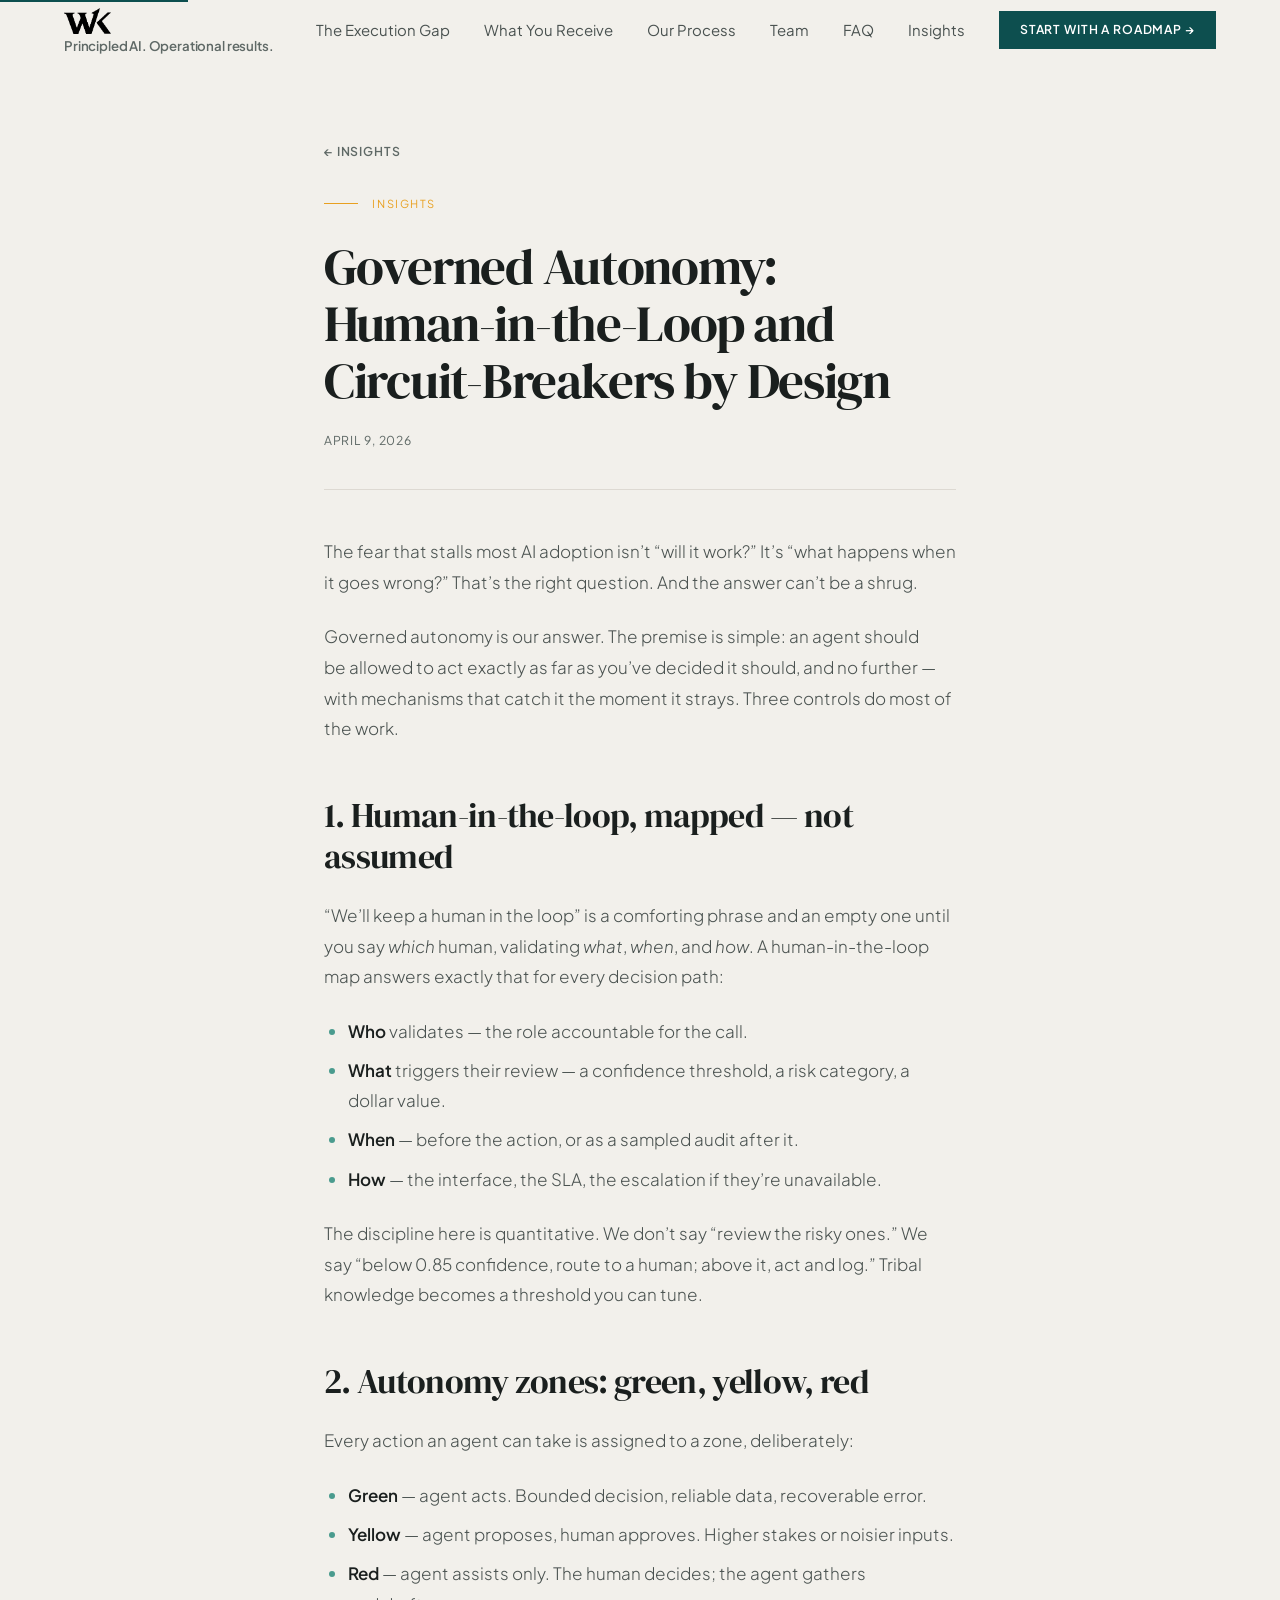
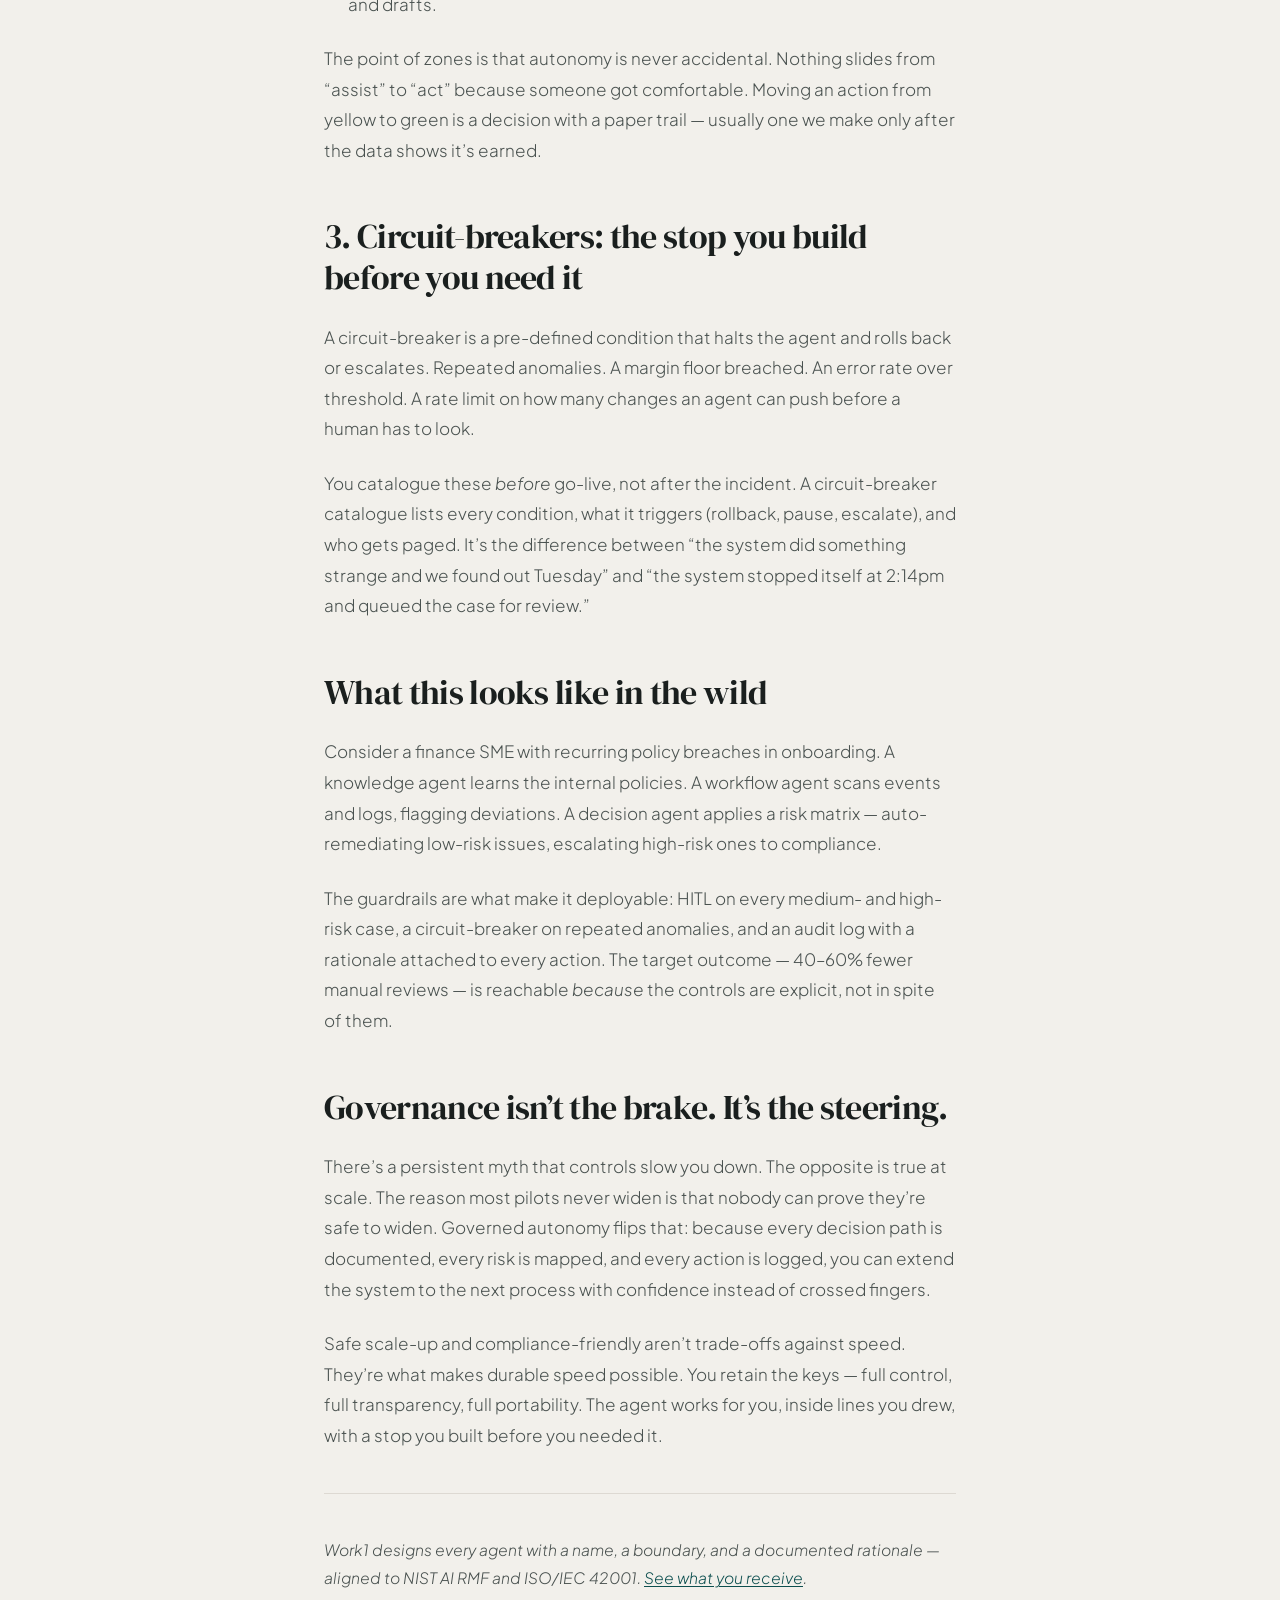
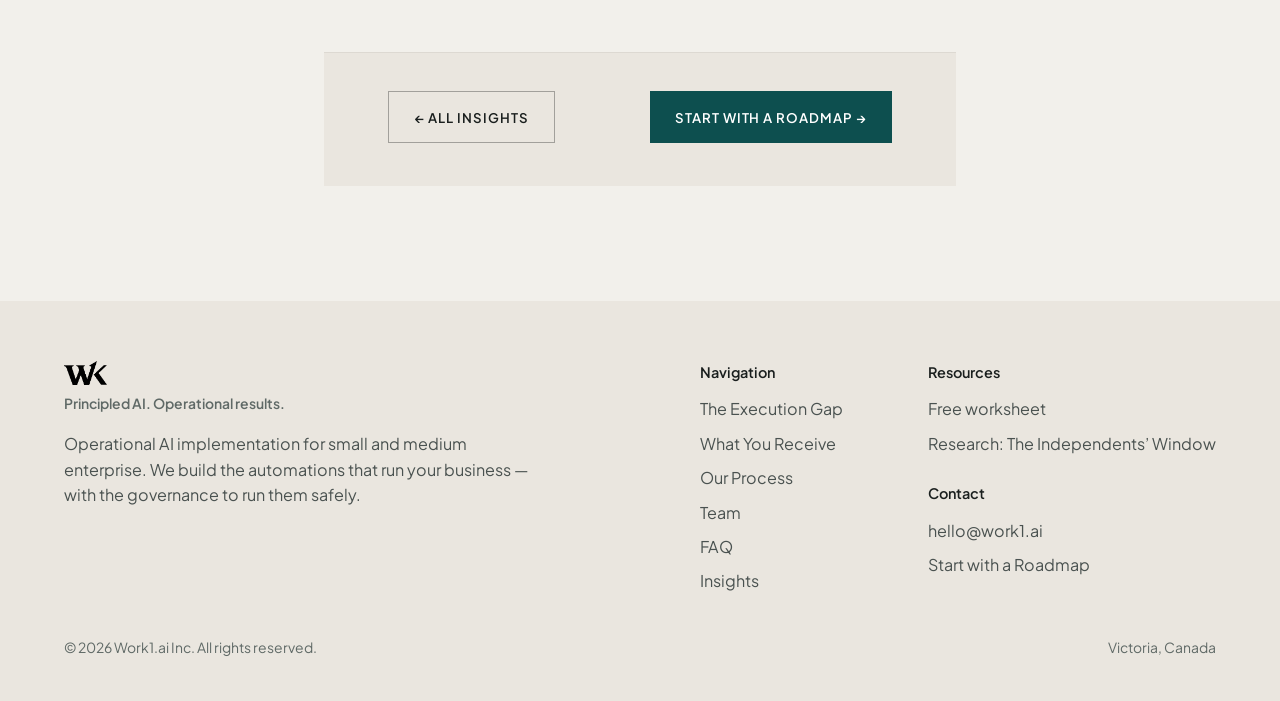
<file: blog/governed-autonomy-hitl-circuit-breakers/index.html>
<!DOCTYPE html><html lang="en-CA"> <head><meta charset="UTF-8"><meta name="viewport" content="width=device-width, initial-scale=1.0"><title>Governed Autonomy: Human-in-the-Loop and Circuit-Breakers by Design | Work1.ai</title><meta name="description" content="Safe AI isn't AI that never acts. It's AI that acts inside boundaries you can see and stop. A practical look at autonomy zones, HITL checkpoints, and circuit-breakers — the controls that make scaling defensible."><link rel="canonical" href="https://work1.ai/blog/governed-autonomy-hitl-circuit-breakers/"><!-- Open Graph --><meta property="og:title" content="Governed Autonomy: Human-in-the-Loop and Circuit-Breakers by Design | Work1.ai"><meta property="og:description" content="Safe AI isn't AI that never acts. It's AI that acts inside boundaries you can see and stop. A practical look at autonomy zones, HITL checkpoints, and circuit-breakers — the controls that make scaling defensible."><meta property="og:image" content="https://work1.ai/og-image.png?v=2"><meta property="og:image:width" content="1200"><meta property="og:image:height" content="630"><meta property="og:image:alt" content="Work1.ai — AI your ops team can actually trust. Operational AI for Canadian SMEs."><meta property="og:url" content="https://work1.ai/blog/governed-autonomy-hitl-circuit-breakers/"><meta property="og:type" content="website"><meta property="og:locale" content="en_CA"><meta property="og:site_name" content="Work1.ai"><!-- Twitter Card --><meta name="twitter:card" content="summary_large_image"><meta name="twitter:title" content="Governed Autonomy: Human-in-the-Loop and Circuit-Breakers by Design | Work1.ai"><meta name="twitter:description" content="Safe AI isn't AI that never acts. It's AI that acts inside boundaries you can see and stop. A practical look at autonomy zones, HITL checkpoints, and circuit-breakers — the controls that make scaling defensible."><meta name="twitter:image" content="https://work1.ai/og-image.png?v=2"><meta name="twitter:image:alt" content="Work1.ai — AI your ops team can actually trust. Operational AI for Canadian SMEs."><!-- Geo-targeting --><link rel="alternate" hreflang="en-CA" href="https://work1.ai/blog/governed-autonomy-hitl-circuit-breakers/"><meta name="geo.region" content="CA"><meta name="geo.placename" content="Victoria, British Columbia, Canada"><meta name="geo.position" content="48.4284;-123.3656"><meta name="ICBM" content="48.4284, -123.3656"><!-- Favicons --><link rel="icon" href="/favicon.ico?v=2" sizes="any"><link rel="apple-touch-icon" href="/apple-touch-icon.png?v=2" sizes="180x180"><link rel="preconnect" href="https://fonts.googleapis.com"><link rel="preconnect" href="https://fonts.gstatic.com" crossorigin><link href="https://fonts.googleapis.com/css2?family=DM+Serif+Display:ital@0;1&family=Plus+Jakarta+Sans:ital,wght@0,300;0,400;0,500;0,600;1,300&display=swap" rel="stylesheet"><link rel="stylesheet" href="/_astro/_id_.CWtEp9t9.css"></head> <body> <a href="#main-content" class="skip-link">Skip to main content</a>  <nav aria-label="Main navigation"> <a href="/" class="nav-logo" aria-label="Work1.ai home"> <img src="/_astro/logo-text-black.B_WvGTBp_Z9fixE.webp" alt="Work1.ai" loading="eager" decoding="async" fetchpriority="auto" width="153" height="85" class="nav-logo-img"> <span class="nav-logo-tagline">Principled AI. Operational results.</span> </a> <div class="nav-links"> <a href="/#problem" class="nav-link">The Execution Gap</a><a href="/#deliverables" class="nav-link">What You Receive</a><a href="/#process" class="nav-link">Our Process</a><a href="/#team" class="nav-link">Team</a><a href="/#faq" class="nav-link">FAQ</a><a href="/blog/" class="nav-link">Insights</a> <a href="https://meetings-na3.hubspot.com/matt-alfke" class="nav-cta" rel="noopener"> Start with a Roadmap → </a> </div> <button type="button" class="nav-toggle" aria-label="Open menu" aria-expanded="false" aria-controls="nav-mobile-menu"> <svg width="22" height="22" viewBox="0 0 24 24" fill="none" stroke="#1A1F1E" stroke-width="1.75" stroke-linecap="round" stroke-linejoin="round" aria-hidden="true"> <line x1="3" y1="6" x2="21" y2="6"></line> <line x1="3" y1="12" x2="21" y2="12"></line> <line x1="3" y1="18" x2="21" y2="18"></line> </svg> </button> </nav> <div class="nav-mobile-menu" id="nav-mobile-menu"> <a href="/#problem" class="nav-mobile-link">The Execution Gap</a><a href="/#deliverables" class="nav-mobile-link">What You Receive</a><a href="/#process" class="nav-mobile-link">Our Process</a><a href="/#team" class="nav-mobile-link">Team</a><a href="/#faq" class="nav-mobile-link">FAQ</a><a href="/blog/" class="nav-mobile-link">Insights</a> <a href="https://meetings-na3.hubspot.com/matt-alfke" class="nav-mobile-cta" rel="noopener"> Start with a Roadmap → </a> </div> <script>
  (function () {
    var navToggle = document.querySelector('.nav-toggle');
    var navMobileMenu = document.querySelector('.nav-mobile-menu');
    if (!navToggle || !navMobileMenu) return;

    navToggle.addEventListener('click', function () {
      var isOpen = navMobileMenu.classList.toggle('open');
      navToggle.setAttribute('aria-expanded', isOpen ? 'true' : 'false');
      navToggle.setAttribute('aria-label', isOpen ? 'Close menu' : 'Open menu');
    });

    navMobileMenu.querySelectorAll('a').forEach(function (link) {
      link.addEventListener('click', function () {
        navMobileMenu.classList.remove('open');
        navToggle.setAttribute('aria-expanded', 'false');
        navToggle.setAttribute('aria-label', 'Open menu');
      });
    });

    // Esc closes the menu — it is a fixed overlay, so it needs a keyboard exit.
    document.addEventListener('keydown', function (e) {
      if (e.key === 'Escape' && navMobileMenu.classList.contains('open')) {
        navMobileMenu.classList.remove('open');
        navToggle.setAttribute('aria-expanded', 'false');
        navToggle.setAttribute('aria-label', 'Open menu');
        navToggle.focus();
      }
    });
  })();
</script> <main id="main-content"> <article class="post"> <div class="container post-container"> <header class="post-header"> <a href="/blog/" class="post-back">← Insights</a> <div class="rule-label"><span>Insights</span></div> <h1 class="post-title">Governed Autonomy: Human-in-the-Loop and Circuit-Breakers by Design</h1> <div class="post-meta"> <time datetime="2026-04-09T00:00:00.000Z">April 9, 2026</time>  </div> </header> <div class="prose"> <p>The fear that stalls most AI adoption isn’t “will it work?” It’s “what happens when it goes wrong?” That’s the right question. And the answer can’t be a shrug.</p>
<p>Governed autonomy is our answer. The premise is simple: an agent should be allowed to act exactly as far as you’ve decided it should, and no further — with mechanisms that catch it the moment it strays. Three controls do most of the work.</p>
<h2 id="1-human-in-the-loop-mapped--not-assumed">1. Human-in-the-loop, mapped — not assumed</h2>
<p>“We’ll keep a human in the loop” is a comforting phrase and an empty one until you say <em>which</em> human, validating <em>what</em>, <em>when</em>, and <em>how</em>. A human-in-the-loop map answers exactly that for every decision path:</p>
<ul>
<li><strong>Who</strong> validates — the role accountable for the call.</li>
<li><strong>What</strong> triggers their review — a confidence threshold, a risk category, a dollar value.</li>
<li><strong>When</strong> — before the action, or as a sampled audit after it.</li>
<li><strong>How</strong> — the interface, the SLA, the escalation if they’re unavailable.</li>
</ul>
<p>The discipline here is quantitative. We don’t say “review the risky ones.” We say “below 0.85 confidence, route to a human; above it, act and log.” Tribal knowledge becomes a threshold you can tune.</p>
<h2 id="2-autonomy-zones-green-yellow-red">2. Autonomy zones: green, yellow, red</h2>
<p>Every action an agent can take is assigned to a zone, deliberately:</p>
<ul>
<li><strong>Green</strong> — agent acts. Bounded decision, reliable data, recoverable error.</li>
<li><strong>Yellow</strong> — agent proposes, human approves. Higher stakes or noisier inputs.</li>
<li><strong>Red</strong> — agent assists only. The human decides; the agent gathers and drafts.</li>
</ul>
<p>The point of zones is that autonomy is never accidental. Nothing slides from “assist” to “act” because someone got comfortable. Moving an action from yellow to green is a decision with a paper trail — usually one we make only after the data shows it’s earned.</p>
<h2 id="3-circuit-breakers-the-stop-you-build-before-you-need-it">3. Circuit-breakers: the stop you build before you need it</h2>
<p>A circuit-breaker is a pre-defined condition that halts the agent and rolls back or escalates. Repeated anomalies. A margin floor breached. An error rate over threshold. A rate limit on how many changes an agent can push before a human has to look.</p>
<p>You catalogue these <em>before</em> go-live, not after the incident. A circuit-breaker catalogue lists every condition, what it triggers (rollback, pause, escalate), and who gets paged. It’s the difference between “the system did something strange and we found out Tuesday” and “the system stopped itself at 2:14pm and queued the case for review.”</p>
<h2 id="what-this-looks-like-in-the-wild">What this looks like in the wild</h2>
<p>Consider a finance SME with recurring policy breaches in onboarding. A knowledge agent learns the internal policies. A workflow agent scans events and logs, flagging deviations. A decision agent applies a risk matrix — auto-remediating low-risk issues, escalating high-risk ones to compliance.</p>
<p>The guardrails are what make it deployable: HITL on every medium- and high-risk case, a circuit-breaker on repeated anomalies, and an audit log with a rationale attached to every action. The target outcome — 40–60% fewer manual reviews — is reachable <em>because</em> the controls are explicit, not in spite of them.</p>
<h2 id="governance-isnt-the-brake-its-the-steering">Governance isn’t the brake. It’s the steering.</h2>
<p>There’s a persistent myth that controls slow you down. The opposite is true at scale. The reason most pilots never widen is that nobody can prove they’re safe to widen. Governed autonomy flips that: because every decision path is documented, every risk is mapped, and every action is logged, you can extend the system to the next process with confidence instead of crossed fingers.</p>
<p>Safe scale-up and compliance-friendly aren’t trade-offs against speed. They’re what makes durable speed possible. You retain the keys — full control, full transparency, full portability. The agent works for you, inside lines you drew, with a stop you built before you needed it.</p>
<hr>
<p><em>Work1 designs every agent with a name, a boundary, and a documented rationale — aligned to NIST AI RMF and ISO/IEC 42001. <a href="/#deliverables">See what you receive</a>.</em></p> </div> <footer class="post-footer"> <a href="/blog/" class="btn btn-ghost">← All insights</a> <a href="/#cta" class="btn btn-teal">Start with a roadmap →</a> </footer> </div> </article> </main> <footer role="contentinfo"> <div class="footer-grid"> <div> <img src="/_astro/logo-text-black.B_WvGTBp_Z9fixE.webp" alt="Work1.ai" loading="lazy" decoding="async" fetchpriority="auto" width="153" height="85" class="footer-brand-logo"> <div class="footer-brand-tagline">Principled AI. Operational results.</div> <div class="footer-tagline">Operational AI implementation for small and medium enterprise. We build the automations that run your business — with the governance to run them safely.</div> </div> <div> <div class="footer-col-title">Navigation</div> <div class="footer-links"> <a href="/#problem">The Execution Gap</a> <a href="/#deliverables">What You Receive</a> <a href="/#process">Our Process</a> <a href="/#team">Team</a> <a href="/#faq">FAQ</a> <a href="/blog/">Insights</a> </div> </div> <div> <div class="footer-col-title">Resources</div> <div class="footer-links"> <a href="/map-one-decision/">Free worksheet</a> <a href="/the-independents-window/">Research: The Independents’ Window</a> </div> <div class="footer-col-title" style="margin-top:1.5rem;">Contact</div> <div class="footer-links"> <a href="mailto:hello@work1.ai">hello@work1.ai</a> <a href="https://meetings-na3.hubspot.com/matt-alfke" rel="noopener">Start with a Roadmap</a> </div> </div> </div> <div class="footer-bottom"> <div class="footer-copy">© 2026 Work1.ai Inc. All rights reserved.</div> <div class="footer-locs">Victoria, Canada</div> </div> </footer>  <script>
  (function() {
    if (!('IntersectionObserver' in window)) return;

    var observer = new IntersectionObserver(function(entries) {
      entries.forEach(function(entry) {
        if (entry.isIntersecting) {
          entry.target.classList.add('visible');
          observer.unobserve(entry.target);
        }
      });
    }, { threshold: 0.08, rootMargin: '0px 0px -30px 0px' });

    function initObserver() {
      document.querySelectorAll('.reveal').forEach(function(el) {
        el.classList.add('animate-ready');
        observer.observe(el);
      });
    }

    if (document.readyState === 'loading') {
      document.addEventListener('DOMContentLoaded', initObserver);
    } else {
      initObserver();
    }
  })();
  </script>  </body></html>
</file>
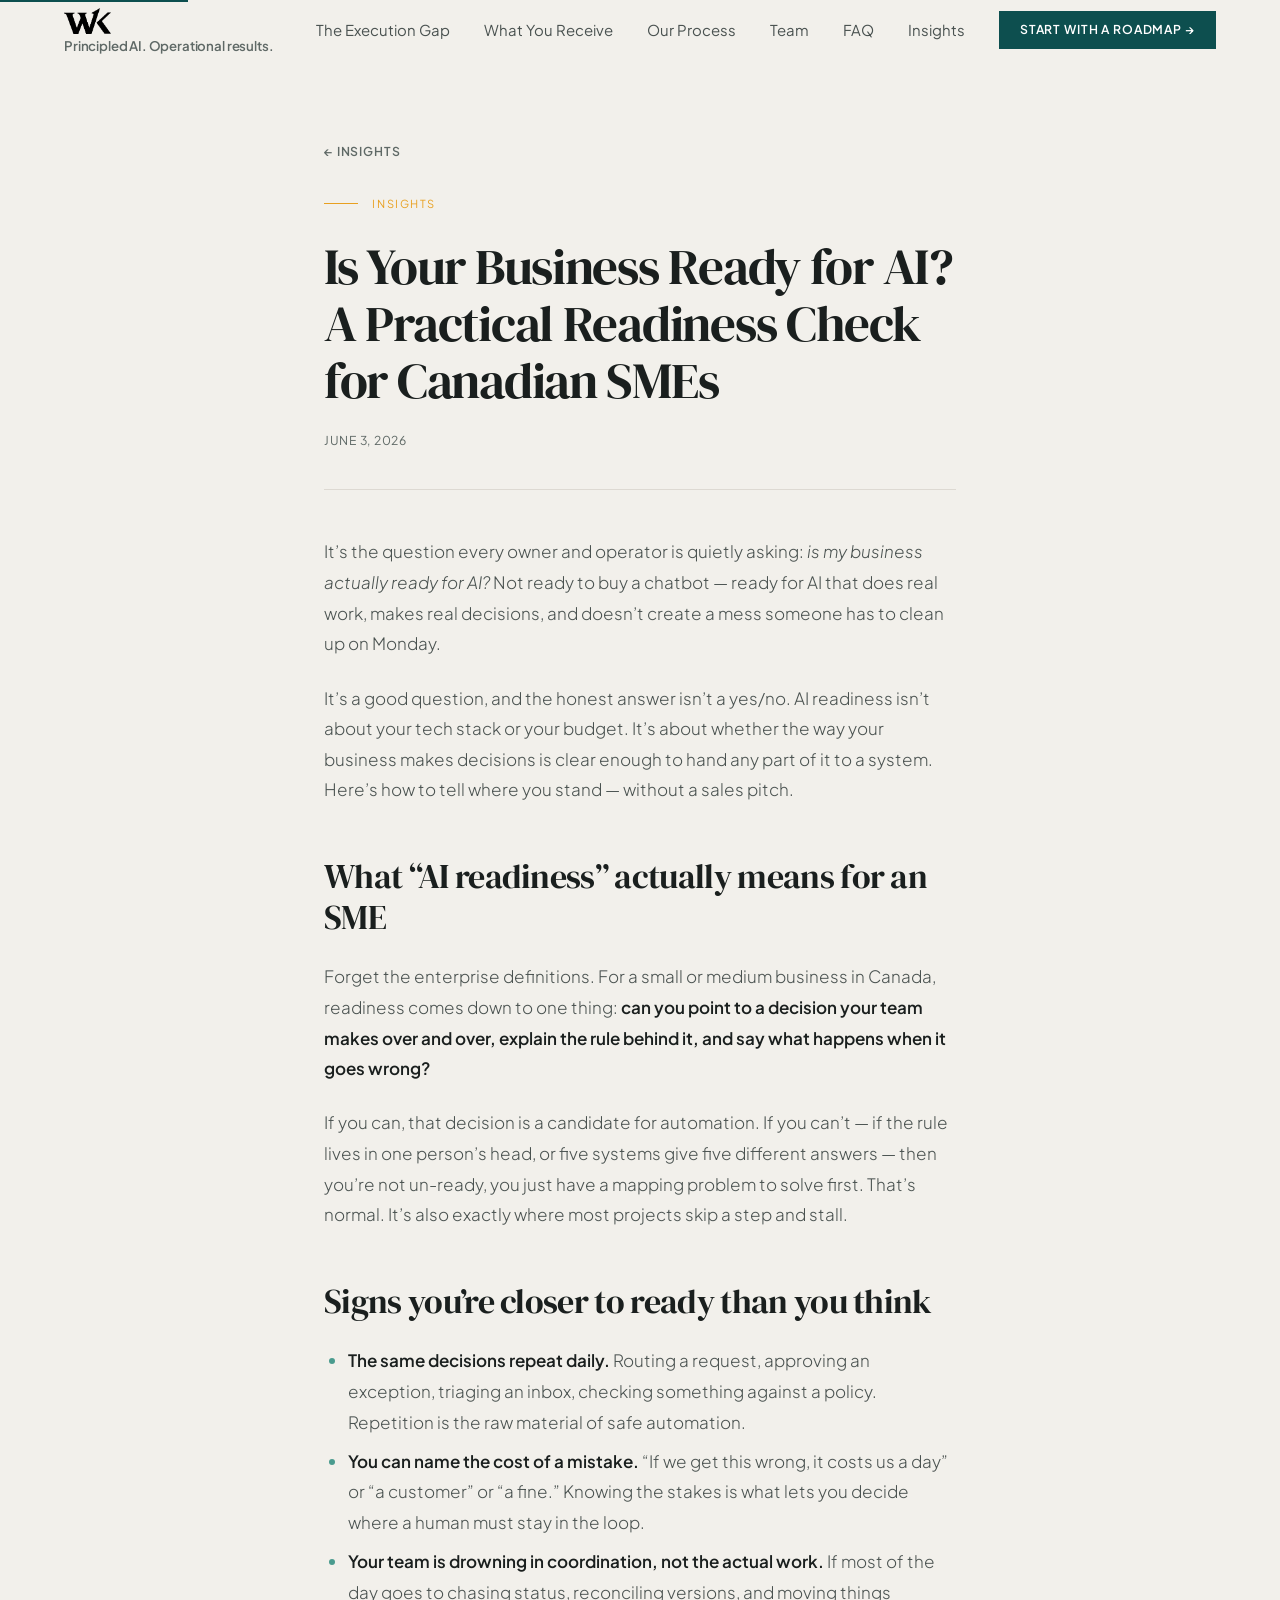
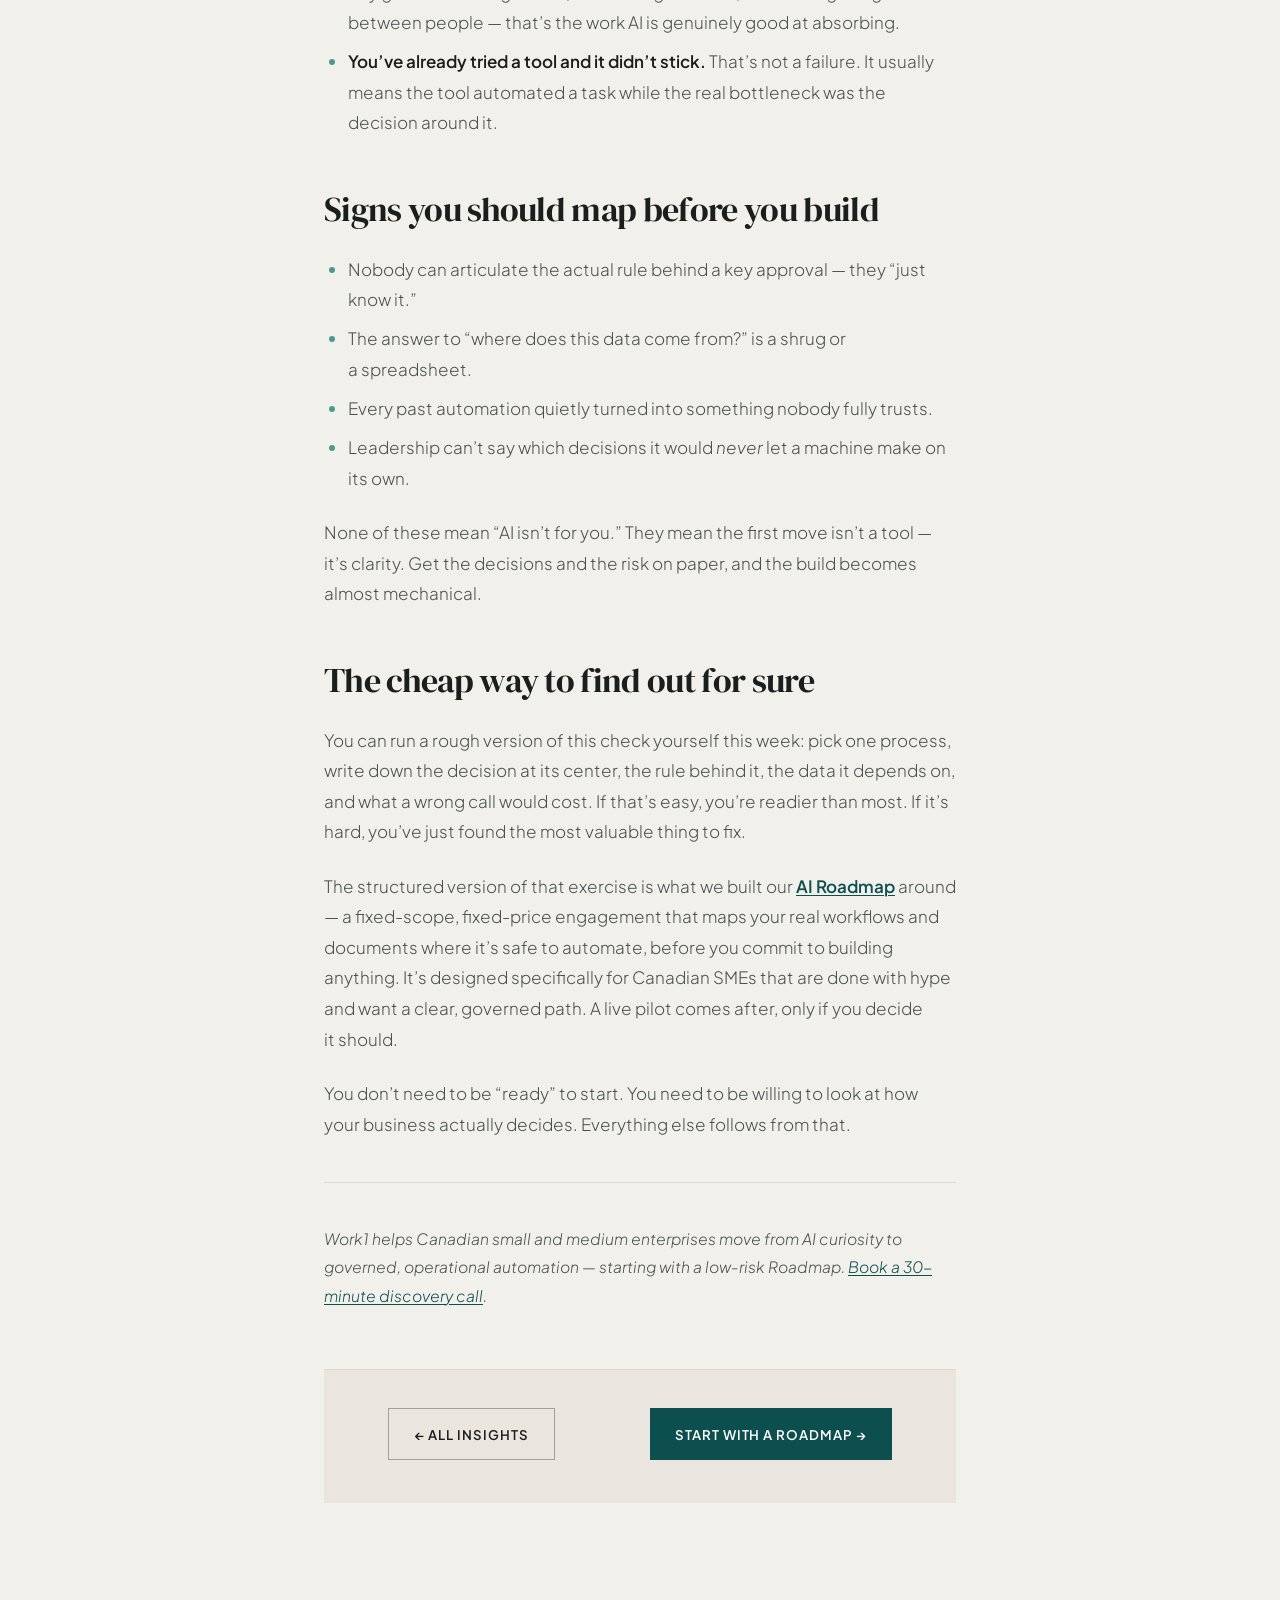
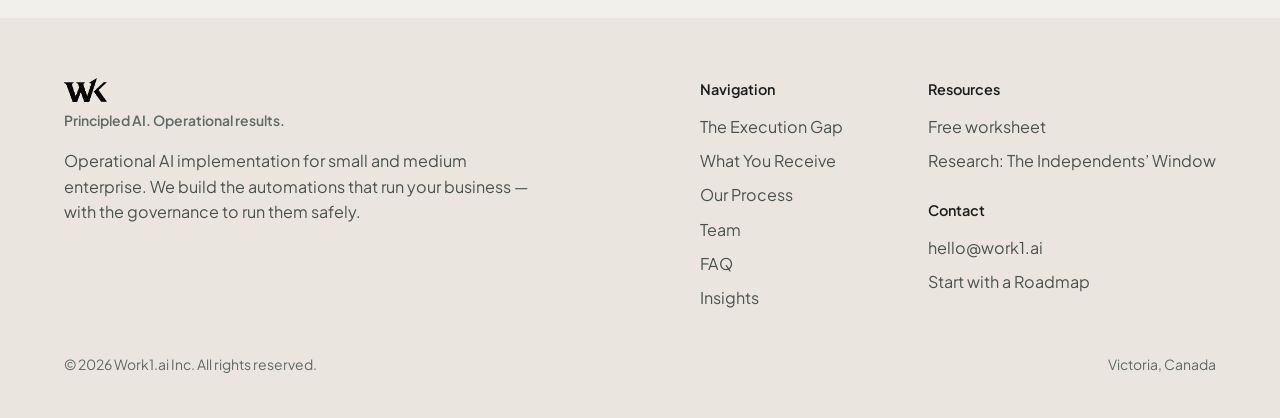
<file: blog/is-your-business-ready-for-ai/index.html>
<!DOCTYPE html><html lang="en-CA"> <head><meta charset="UTF-8"><meta name="viewport" content="width=device-width, initial-scale=1.0"><title>Is Your Business Ready for AI? A Practical Readiness Check for Canadian SMEs | Work1.ai</title><meta name="description" content="Wondering whether your company is ready for AI? Here are the real-world signs that an SME is ready for agentic automation — and the ones that mean you should map your workflows first. A plain-English readiness check from Work1.ai."><link rel="canonical" href="https://work1.ai/blog/is-your-business-ready-for-ai/"><!-- Open Graph --><meta property="og:title" content="Is Your Business Ready for AI? A Practical Readiness Check for Canadian SMEs | Work1.ai"><meta property="og:description" content="Wondering whether your company is ready for AI? Here are the real-world signs that an SME is ready for agentic automation — and the ones that mean you should map your workflows first. A plain-English readiness check from Work1.ai."><meta property="og:image" content="https://work1.ai/og-image.png?v=2"><meta property="og:image:width" content="1200"><meta property="og:image:height" content="630"><meta property="og:image:alt" content="Work1.ai — AI your ops team can actually trust. Operational AI for Canadian SMEs."><meta property="og:url" content="https://work1.ai/blog/is-your-business-ready-for-ai/"><meta property="og:type" content="website"><meta property="og:locale" content="en_CA"><meta property="og:site_name" content="Work1.ai"><!-- Twitter Card --><meta name="twitter:card" content="summary_large_image"><meta name="twitter:title" content="Is Your Business Ready for AI? A Practical Readiness Check for Canadian SMEs | Work1.ai"><meta name="twitter:description" content="Wondering whether your company is ready for AI? Here are the real-world signs that an SME is ready for agentic automation — and the ones that mean you should map your workflows first. A plain-English readiness check from Work1.ai."><meta name="twitter:image" content="https://work1.ai/og-image.png?v=2"><meta name="twitter:image:alt" content="Work1.ai — AI your ops team can actually trust. Operational AI for Canadian SMEs."><!-- Geo-targeting --><link rel="alternate" hreflang="en-CA" href="https://work1.ai/blog/is-your-business-ready-for-ai/"><meta name="geo.region" content="CA"><meta name="geo.placename" content="Victoria, British Columbia, Canada"><meta name="geo.position" content="48.4284;-123.3656"><meta name="ICBM" content="48.4284, -123.3656"><!-- Favicons --><link rel="icon" href="/favicon.ico?v=2" sizes="any"><link rel="apple-touch-icon" href="/apple-touch-icon.png?v=2" sizes="180x180"><link rel="preconnect" href="https://fonts.googleapis.com"><link rel="preconnect" href="https://fonts.gstatic.com" crossorigin><link href="https://fonts.googleapis.com/css2?family=DM+Serif+Display:ital@0;1&family=Plus+Jakarta+Sans:ital,wght@0,300;0,400;0,500;0,600;1,300&display=swap" rel="stylesheet"><link rel="stylesheet" href="/_astro/_id_.CWtEp9t9.css"></head> <body> <a href="#main-content" class="skip-link">Skip to main content</a>  <nav aria-label="Main navigation"> <a href="/" class="nav-logo" aria-label="Work1.ai home"> <img src="/_astro/logo-text-black.B_WvGTBp_Z9fixE.webp" alt="Work1.ai" loading="eager" decoding="async" fetchpriority="auto" width="153" height="85" class="nav-logo-img"> <span class="nav-logo-tagline">Principled AI. Operational results.</span> </a> <div class="nav-links"> <a href="/#problem" class="nav-link">The Execution Gap</a><a href="/#deliverables" class="nav-link">What You Receive</a><a href="/#process" class="nav-link">Our Process</a><a href="/#team" class="nav-link">Team</a><a href="/#faq" class="nav-link">FAQ</a><a href="/blog/" class="nav-link">Insights</a> <a href="https://meetings-na3.hubspot.com/matt-alfke" class="nav-cta" rel="noopener"> Start with a Roadmap → </a> </div> <button type="button" class="nav-toggle" aria-label="Open menu" aria-expanded="false" aria-controls="nav-mobile-menu"> <svg width="22" height="22" viewBox="0 0 24 24" fill="none" stroke="#1A1F1E" stroke-width="1.75" stroke-linecap="round" stroke-linejoin="round" aria-hidden="true"> <line x1="3" y1="6" x2="21" y2="6"></line> <line x1="3" y1="12" x2="21" y2="12"></line> <line x1="3" y1="18" x2="21" y2="18"></line> </svg> </button> </nav> <div class="nav-mobile-menu" id="nav-mobile-menu"> <a href="/#problem" class="nav-mobile-link">The Execution Gap</a><a href="/#deliverables" class="nav-mobile-link">What You Receive</a><a href="/#process" class="nav-mobile-link">Our Process</a><a href="/#team" class="nav-mobile-link">Team</a><a href="/#faq" class="nav-mobile-link">FAQ</a><a href="/blog/" class="nav-mobile-link">Insights</a> <a href="https://meetings-na3.hubspot.com/matt-alfke" class="nav-mobile-cta" rel="noopener"> Start with a Roadmap → </a> </div> <script>
  (function () {
    var navToggle = document.querySelector('.nav-toggle');
    var navMobileMenu = document.querySelector('.nav-mobile-menu');
    if (!navToggle || !navMobileMenu) return;

    navToggle.addEventListener('click', function () {
      var isOpen = navMobileMenu.classList.toggle('open');
      navToggle.setAttribute('aria-expanded', isOpen ? 'true' : 'false');
      navToggle.setAttribute('aria-label', isOpen ? 'Close menu' : 'Open menu');
    });

    navMobileMenu.querySelectorAll('a').forEach(function (link) {
      link.addEventListener('click', function () {
        navMobileMenu.classList.remove('open');
        navToggle.setAttribute('aria-expanded', 'false');
        navToggle.setAttribute('aria-label', 'Open menu');
      });
    });

    // Esc closes the menu — it is a fixed overlay, so it needs a keyboard exit.
    document.addEventListener('keydown', function (e) {
      if (e.key === 'Escape' && navMobileMenu.classList.contains('open')) {
        navMobileMenu.classList.remove('open');
        navToggle.setAttribute('aria-expanded', 'false');
        navToggle.setAttribute('aria-label', 'Open menu');
        navToggle.focus();
      }
    });
  })();
</script> <main id="main-content"> <article class="post"> <div class="container post-container"> <header class="post-header"> <a href="/blog/" class="post-back">← Insights</a> <div class="rule-label"><span>Insights</span></div> <h1 class="post-title">Is Your Business Ready for AI? A Practical Readiness Check for Canadian SMEs</h1> <div class="post-meta"> <time datetime="2026-06-03T00:00:00.000Z">June 3, 2026</time>  </div> </header> <div class="prose"> <p>It’s the question every owner and operator is quietly asking: <em>is my business actually ready for AI?</em> Not ready to buy a chatbot — ready for AI that does real work, makes real decisions, and doesn’t create a mess someone has to clean up on Monday.</p>
<p>It’s a good question, and the honest answer isn’t a yes/no. AI readiness isn’t about your tech stack or your budget. It’s about whether the way your business makes decisions is clear enough to hand any part of it to a system. Here’s how to tell where you stand — without a sales pitch.</p>
<h2 id="what-ai-readiness-actually-means-for-an-sme">What “AI readiness” actually means for an SME</h2>
<p>Forget the enterprise definitions. For a small or medium business in Canada, readiness comes down to one thing: <strong>can you point to a decision your team makes over and over, explain the rule behind it, and say what happens when it goes wrong?</strong></p>
<p>If you can, that decision is a candidate for automation. If you can’t — if the rule lives in one person’s head, or five systems give five different answers — then you’re not un-ready, you just have a mapping problem to solve first. That’s normal. It’s also exactly where most projects skip a step and stall.</p>
<h2 id="signs-youre-closer-to-ready-than-you-think">Signs you’re closer to ready than you think</h2>
<ul>
<li><strong>The same decisions repeat daily.</strong> Routing a request, approving an exception, triaging an inbox, checking something against a policy. Repetition is the raw material of safe automation.</li>
<li><strong>You can name the cost of a mistake.</strong> “If we get this wrong, it costs us a day” or “a customer” or “a fine.” Knowing the stakes is what lets you decide where a human must stay in the loop.</li>
<li><strong>Your team is drowning in coordination, not the actual work.</strong> If most of the day goes to chasing status, reconciling versions, and moving things between people — that’s the work AI is genuinely good at absorbing.</li>
<li><strong>You’ve already tried a tool and it didn’t stick.</strong> That’s not a failure. It usually means the tool automated a task while the real bottleneck was the decision around it.</li>
</ul>
<h2 id="signs-you-should-map-before-you-build">Signs you should map before you build</h2>
<ul>
<li>Nobody can articulate the actual rule behind a key approval — they “just know it.”</li>
<li>The answer to “where does this data come from?” is a shrug or a spreadsheet.</li>
<li>Every past automation quietly turned into something nobody fully trusts.</li>
<li>Leadership can’t say which decisions it would <em>never</em> let a machine make on its own.</li>
</ul>
<p>None of these mean “AI isn’t for you.” They mean the first move isn’t a tool — it’s clarity. Get the decisions and the risk on paper, and the build becomes almost mechanical.</p>
<h2 id="the-cheap-way-to-find-out-for-sure">The cheap way to find out for sure</h2>
<p>You can run a rough version of this check yourself this week: pick one process, write down the decision at its center, the rule behind it, the data it depends on, and what a wrong call would cost. If that’s easy, you’re readier than most. If it’s hard, you’ve just found the most valuable thing to fix.</p>
<p>The structured version of that exercise is what we built our <strong><a href="/#cta">AI Roadmap</a></strong> around — a fixed-scope, fixed-price engagement that maps your real workflows and documents where it’s safe to automate, before you commit to building anything. It’s designed specifically for Canadian SMEs that are done with hype and want a clear, governed path. A live pilot comes after, only if you decide it should.</p>
<p>You don’t need to be “ready” to start. You need to be willing to look at how your business actually decides. Everything else follows from that.</p>
<hr>
<p><em>Work1 helps Canadian small and medium enterprises move from AI curiosity to governed, operational automation — starting with a low-risk Roadmap. <a href="/#cta">Book a 30-minute discovery call</a>.</em></p> </div> <footer class="post-footer"> <a href="/blog/" class="btn btn-ghost">← All insights</a> <a href="/#cta" class="btn btn-teal">Start with a roadmap →</a> </footer> </div> </article> </main> <footer role="contentinfo"> <div class="footer-grid"> <div> <img src="/_astro/logo-text-black.B_WvGTBp_Z9fixE.webp" alt="Work1.ai" loading="lazy" decoding="async" fetchpriority="auto" width="153" height="85" class="footer-brand-logo"> <div class="footer-brand-tagline">Principled AI. Operational results.</div> <div class="footer-tagline">Operational AI implementation for small and medium enterprise. We build the automations that run your business — with the governance to run them safely.</div> </div> <div> <div class="footer-col-title">Navigation</div> <div class="footer-links"> <a href="/#problem">The Execution Gap</a> <a href="/#deliverables">What You Receive</a> <a href="/#process">Our Process</a> <a href="/#team">Team</a> <a href="/#faq">FAQ</a> <a href="/blog/">Insights</a> </div> </div> <div> <div class="footer-col-title">Resources</div> <div class="footer-links"> <a href="/map-one-decision/">Free worksheet</a> <a href="/the-independents-window/">Research: The Independents’ Window</a> </div> <div class="footer-col-title" style="margin-top:1.5rem;">Contact</div> <div class="footer-links"> <a href="mailto:hello@work1.ai">hello@work1.ai</a> <a href="https://meetings-na3.hubspot.com/matt-alfke" rel="noopener">Start with a Roadmap</a> </div> </div> </div> <div class="footer-bottom"> <div class="footer-copy">© 2026 Work1.ai Inc. All rights reserved.</div> <div class="footer-locs">Victoria, Canada</div> </div> </footer>  <script>
  (function() {
    if (!('IntersectionObserver' in window)) return;

    var observer = new IntersectionObserver(function(entries) {
      entries.forEach(function(entry) {
        if (entry.isIntersecting) {
          entry.target.classList.add('visible');
          observer.unobserve(entry.target);
        }
      });
    }, { threshold: 0.08, rootMargin: '0px 0px -30px 0px' });

    function initObserver() {
      document.querySelectorAll('.reveal').forEach(function(el) {
        el.classList.add('animate-ready');
        observer.observe(el);
      });
    }

    if (document.readyState === 'loading') {
      document.addEventListener('DOMContentLoaded', initObserver);
    } else {
      initObserver();
    }
  })();
  </script>  </body></html>
</file>
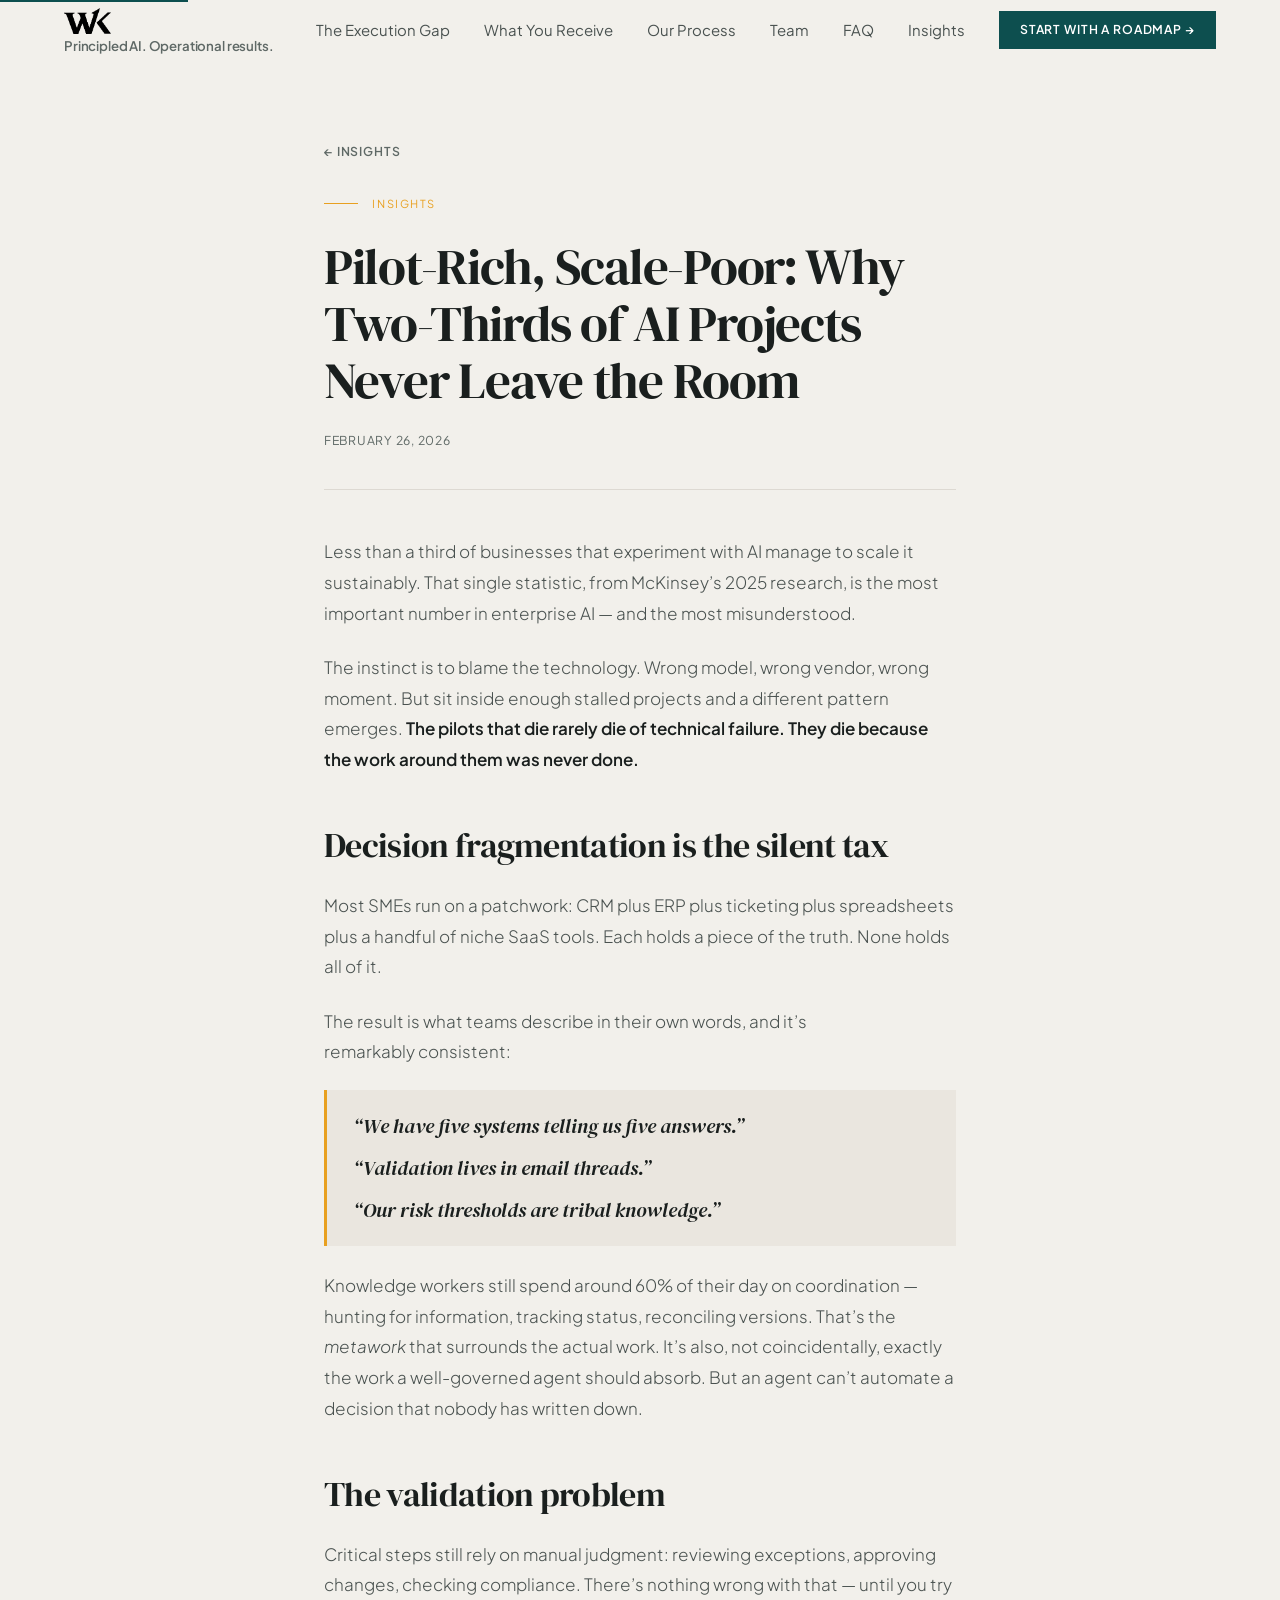
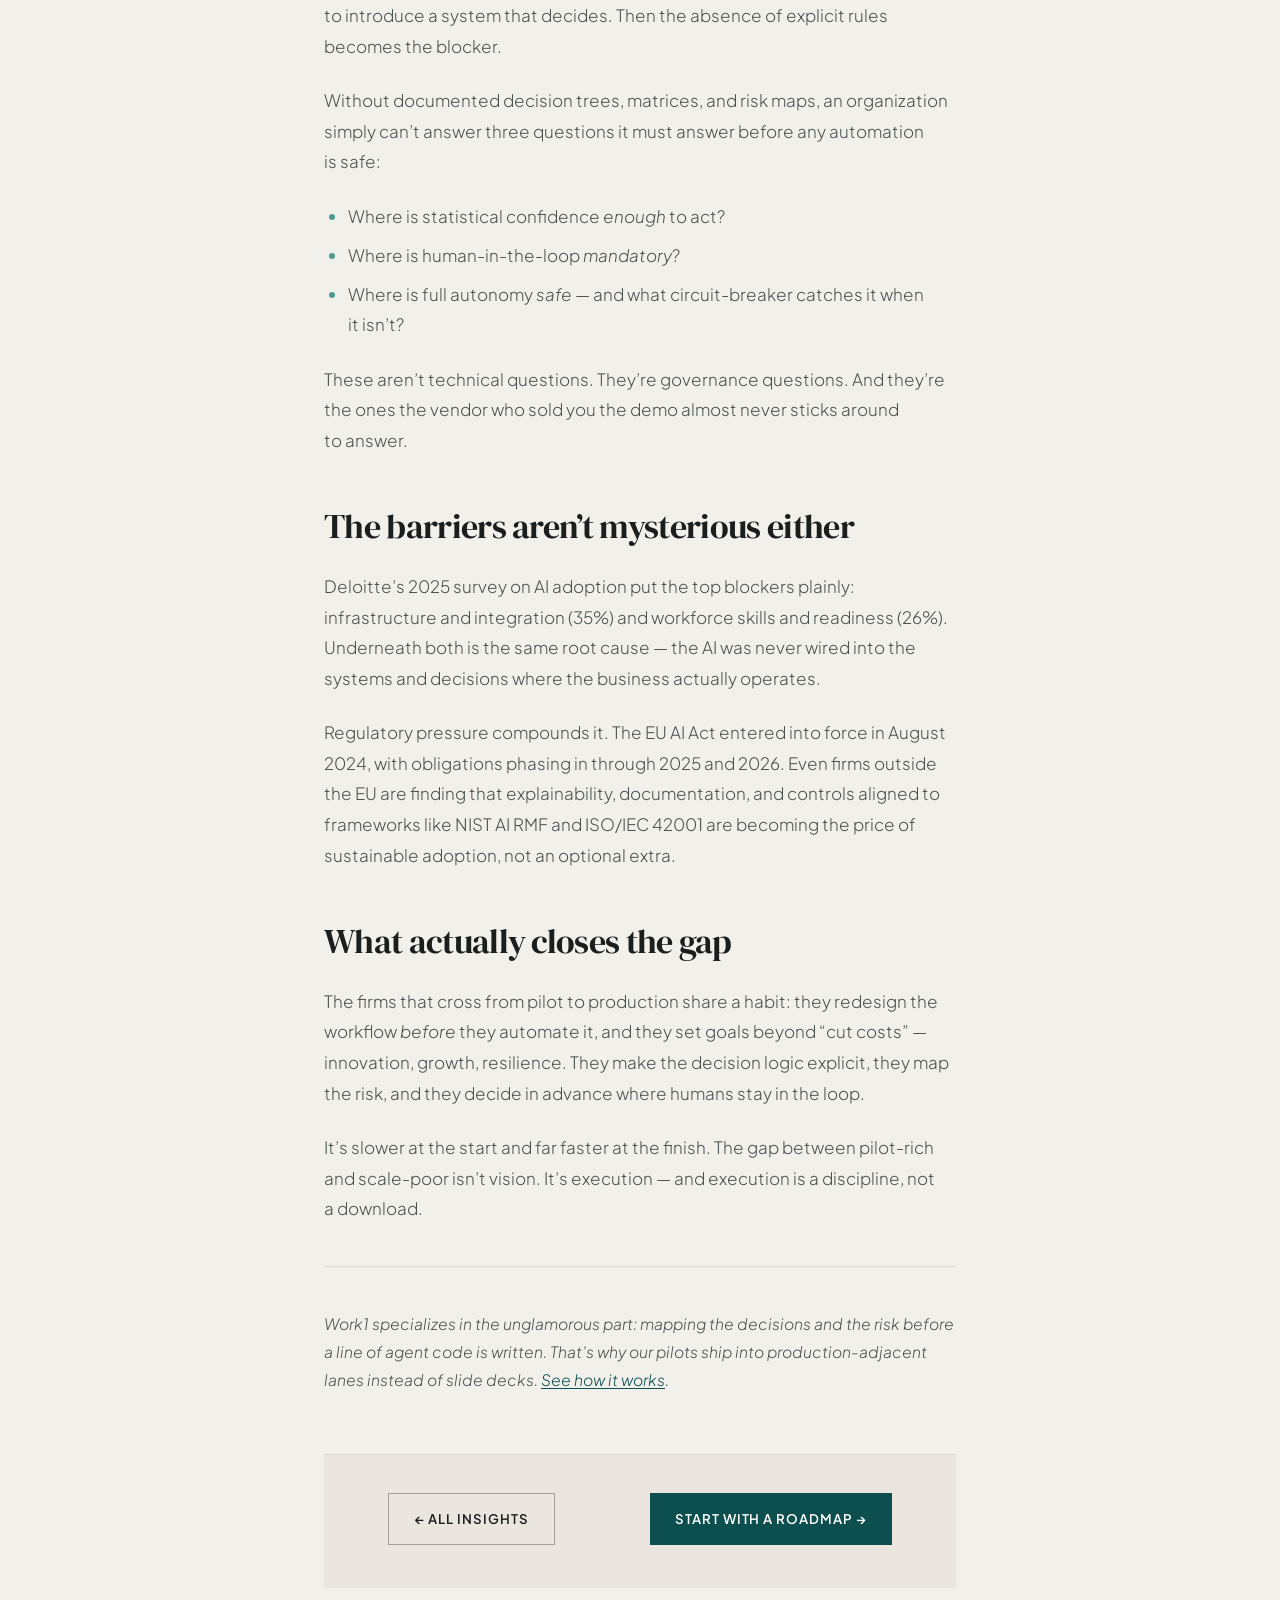
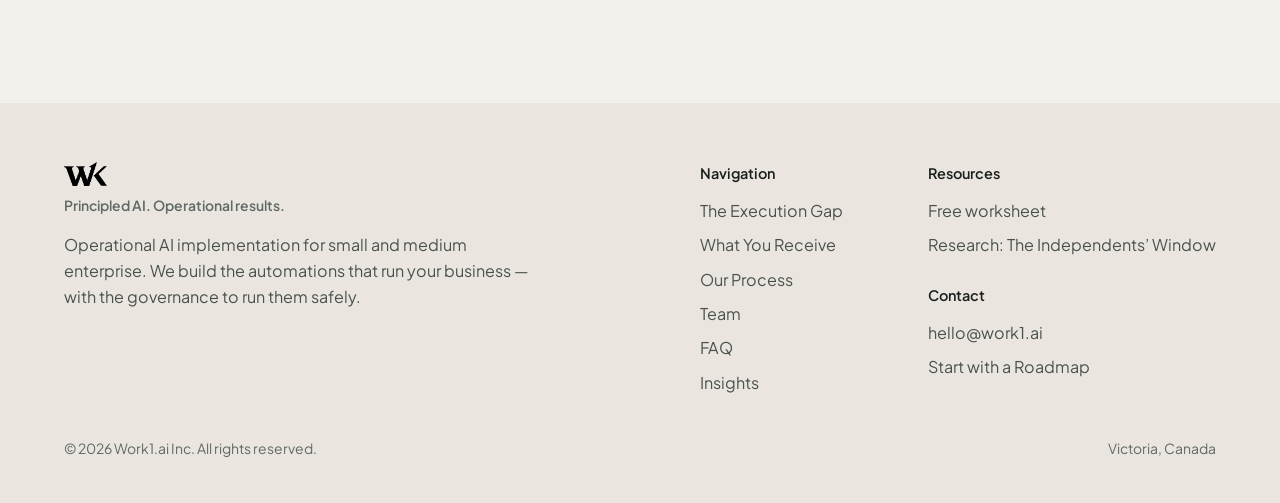
<file: blog/pilot-rich-scale-poor/index.html>
<!DOCTYPE html><html lang="en-CA"> <head><meta charset="UTF-8"><meta name="viewport" content="width=device-width, initial-scale=1.0"><title>Pilot-Rich, Scale-Poor: Why Two-Thirds of AI Projects Never Leave the Room | Work1.ai</title><meta name="description" content="Most AI pilots don't fail on the technology. They stall because nobody mapped the decision logic or the risk before building. A look at the real reasons AI projects don't scale — and what closes the gap."><link rel="canonical" href="https://work1.ai/blog/pilot-rich-scale-poor/"><!-- Open Graph --><meta property="og:title" content="Pilot-Rich, Scale-Poor: Why Two-Thirds of AI Projects Never Leave the Room | Work1.ai"><meta property="og:description" content="Most AI pilots don't fail on the technology. They stall because nobody mapped the decision logic or the risk before building. A look at the real reasons AI projects don't scale — and what closes the gap."><meta property="og:image" content="https://work1.ai/og-image.png?v=2"><meta property="og:image:width" content="1200"><meta property="og:image:height" content="630"><meta property="og:image:alt" content="Work1.ai — AI your ops team can actually trust. Operational AI for Canadian SMEs."><meta property="og:url" content="https://work1.ai/blog/pilot-rich-scale-poor/"><meta property="og:type" content="website"><meta property="og:locale" content="en_CA"><meta property="og:site_name" content="Work1.ai"><!-- Twitter Card --><meta name="twitter:card" content="summary_large_image"><meta name="twitter:title" content="Pilot-Rich, Scale-Poor: Why Two-Thirds of AI Projects Never Leave the Room | Work1.ai"><meta name="twitter:description" content="Most AI pilots don't fail on the technology. They stall because nobody mapped the decision logic or the risk before building. A look at the real reasons AI projects don't scale — and what closes the gap."><meta name="twitter:image" content="https://work1.ai/og-image.png?v=2"><meta name="twitter:image:alt" content="Work1.ai — AI your ops team can actually trust. Operational AI for Canadian SMEs."><!-- Geo-targeting --><link rel="alternate" hreflang="en-CA" href="https://work1.ai/blog/pilot-rich-scale-poor/"><meta name="geo.region" content="CA"><meta name="geo.placename" content="Victoria, British Columbia, Canada"><meta name="geo.position" content="48.4284;-123.3656"><meta name="ICBM" content="48.4284, -123.3656"><!-- Favicons --><link rel="icon" href="/favicon.ico?v=2" sizes="any"><link rel="apple-touch-icon" href="/apple-touch-icon.png?v=2" sizes="180x180"><link rel="preconnect" href="https://fonts.googleapis.com"><link rel="preconnect" href="https://fonts.gstatic.com" crossorigin><link href="https://fonts.googleapis.com/css2?family=DM+Serif+Display:ital@0;1&family=Plus+Jakarta+Sans:ital,wght@0,300;0,400;0,500;0,600;1,300&display=swap" rel="stylesheet"><link rel="stylesheet" href="/_astro/_id_.CWtEp9t9.css"></head> <body> <a href="#main-content" class="skip-link">Skip to main content</a>  <nav aria-label="Main navigation"> <a href="/" class="nav-logo" aria-label="Work1.ai home"> <img src="/_astro/logo-text-black.B_WvGTBp_Z9fixE.webp" alt="Work1.ai" loading="eager" decoding="async" fetchpriority="auto" width="153" height="85" class="nav-logo-img"> <span class="nav-logo-tagline">Principled AI. Operational results.</span> </a> <div class="nav-links"> <a href="/#problem" class="nav-link">The Execution Gap</a><a href="/#deliverables" class="nav-link">What You Receive</a><a href="/#process" class="nav-link">Our Process</a><a href="/#team" class="nav-link">Team</a><a href="/#faq" class="nav-link">FAQ</a><a href="/blog/" class="nav-link">Insights</a> <a href="https://meetings-na3.hubspot.com/matt-alfke" class="nav-cta" rel="noopener"> Start with a Roadmap → </a> </div> <button type="button" class="nav-toggle" aria-label="Open menu" aria-expanded="false" aria-controls="nav-mobile-menu"> <svg width="22" height="22" viewBox="0 0 24 24" fill="none" stroke="#1A1F1E" stroke-width="1.75" stroke-linecap="round" stroke-linejoin="round" aria-hidden="true"> <line x1="3" y1="6" x2="21" y2="6"></line> <line x1="3" y1="12" x2="21" y2="12"></line> <line x1="3" y1="18" x2="21" y2="18"></line> </svg> </button> </nav> <div class="nav-mobile-menu" id="nav-mobile-menu"> <a href="/#problem" class="nav-mobile-link">The Execution Gap</a><a href="/#deliverables" class="nav-mobile-link">What You Receive</a><a href="/#process" class="nav-mobile-link">Our Process</a><a href="/#team" class="nav-mobile-link">Team</a><a href="/#faq" class="nav-mobile-link">FAQ</a><a href="/blog/" class="nav-mobile-link">Insights</a> <a href="https://meetings-na3.hubspot.com/matt-alfke" class="nav-mobile-cta" rel="noopener"> Start with a Roadmap → </a> </div> <script>
  (function () {
    var navToggle = document.querySelector('.nav-toggle');
    var navMobileMenu = document.querySelector('.nav-mobile-menu');
    if (!navToggle || !navMobileMenu) return;

    navToggle.addEventListener('click', function () {
      var isOpen = navMobileMenu.classList.toggle('open');
      navToggle.setAttribute('aria-expanded', isOpen ? 'true' : 'false');
      navToggle.setAttribute('aria-label', isOpen ? 'Close menu' : 'Open menu');
    });

    navMobileMenu.querySelectorAll('a').forEach(function (link) {
      link.addEventListener('click', function () {
        navMobileMenu.classList.remove('open');
        navToggle.setAttribute('aria-expanded', 'false');
        navToggle.setAttribute('aria-label', 'Open menu');
      });
    });

    // Esc closes the menu — it is a fixed overlay, so it needs a keyboard exit.
    document.addEventListener('keydown', function (e) {
      if (e.key === 'Escape' && navMobileMenu.classList.contains('open')) {
        navMobileMenu.classList.remove('open');
        navToggle.setAttribute('aria-expanded', 'false');
        navToggle.setAttribute('aria-label', 'Open menu');
        navToggle.focus();
      }
    });
  })();
</script> <main id="main-content"> <article class="post"> <div class="container post-container"> <header class="post-header"> <a href="/blog/" class="post-back">← Insights</a> <div class="rule-label"><span>Insights</span></div> <h1 class="post-title">Pilot-Rich, Scale-Poor: Why Two-Thirds of AI Projects Never Leave the Room</h1> <div class="post-meta"> <time datetime="2026-02-26T00:00:00.000Z">February 26, 2026</time>  </div> </header> <div class="prose"> <p>Less than a third of businesses that experiment with AI manage to scale it sustainably. That single statistic, from McKinsey’s 2025 research, is the most important number in enterprise AI — and the most misunderstood.</p>
<p>The instinct is to blame the technology. Wrong model, wrong vendor, wrong moment. But sit inside enough stalled projects and a different pattern emerges. <strong>The pilots that die rarely die of technical failure. They die because the work around them was never done.</strong></p>
<h2 id="decision-fragmentation-is-the-silent-tax">Decision fragmentation is the silent tax</h2>
<p>Most SMEs run on a patchwork: CRM plus ERP plus ticketing plus spreadsheets plus a handful of niche SaaS tools. Each holds a piece of the truth. None holds all of it.</p>
<p>The result is what teams describe in their own words, and it’s remarkably consistent:</p>
<blockquote>
<p>“We have five systems telling us five answers.”</p>
<p>“Validation lives in email threads.”</p>
<p>“Our risk thresholds are tribal knowledge.”</p>
</blockquote>
<p>Knowledge workers still spend around 60% of their day on coordination — hunting for information, tracking status, reconciling versions. That’s the <em>metawork</em> that surrounds the actual work. It’s also, not coincidentally, exactly the work a well-governed agent should absorb. But an agent can’t automate a decision that nobody has written down.</p>
<h2 id="the-validation-problem">The validation problem</h2>
<p>Critical steps still rely on manual judgment: reviewing exceptions, approving changes, checking compliance. There’s nothing wrong with that — until you try to introduce a system that decides. Then the absence of explicit rules becomes the blocker.</p>
<p>Without documented decision trees, matrices, and risk maps, an organization simply can’t answer three questions it must answer before any automation is safe:</p>
<ul>
<li>Where is statistical confidence <em>enough</em> to act?</li>
<li>Where is human-in-the-loop <em>mandatory</em>?</li>
<li>Where is full autonomy <em>safe</em> — and what circuit-breaker catches it when it isn’t?</li>
</ul>
<p>These aren’t technical questions. They’re governance questions. And they’re the ones the vendor who sold you the demo almost never sticks around to answer.</p>
<h2 id="the-barriers-arent-mysterious-either">The barriers aren’t mysterious either</h2>
<p>Deloitte’s 2025 survey on AI adoption put the top blockers plainly: infrastructure and integration (35%) and workforce skills and readiness (26%). Underneath both is the same root cause — the AI was never wired into the systems and decisions where the business actually operates.</p>
<p>Regulatory pressure compounds it. The EU AI Act entered into force in August 2024, with obligations phasing in through 2025 and 2026. Even firms outside the EU are finding that explainability, documentation, and controls aligned to frameworks like NIST AI RMF and ISO/IEC 42001 are becoming the price of sustainable adoption, not an optional extra.</p>
<h2 id="what-actually-closes-the-gap">What actually closes the gap</h2>
<p>The firms that cross from pilot to production share a habit: they redesign the workflow <em>before</em> they automate it, and they set goals beyond “cut costs” — innovation, growth, resilience. They make the decision logic explicit, they map the risk, and they decide in advance where humans stay in the loop.</p>
<p>It’s slower at the start and far faster at the finish. The gap between pilot-rich and scale-poor isn’t vision. It’s execution — and execution is a discipline, not a download.</p>
<hr>
<p><em>Work1 specializes in the unglamorous part: mapping the decisions and the risk before a line of agent code is written. That’s why our pilots ship into production-adjacent lanes instead of slide decks. <a href="/#process">See how it works</a>.</em></p> </div> <footer class="post-footer"> <a href="/blog/" class="btn btn-ghost">← All insights</a> <a href="/#cta" class="btn btn-teal">Start with a roadmap →</a> </footer> </div> </article> </main> <footer role="contentinfo"> <div class="footer-grid"> <div> <img src="/_astro/logo-text-black.B_WvGTBp_Z9fixE.webp" alt="Work1.ai" loading="lazy" decoding="async" fetchpriority="auto" width="153" height="85" class="footer-brand-logo"> <div class="footer-brand-tagline">Principled AI. Operational results.</div> <div class="footer-tagline">Operational AI implementation for small and medium enterprise. We build the automations that run your business — with the governance to run them safely.</div> </div> <div> <div class="footer-col-title">Navigation</div> <div class="footer-links"> <a href="/#problem">The Execution Gap</a> <a href="/#deliverables">What You Receive</a> <a href="/#process">Our Process</a> <a href="/#team">Team</a> <a href="/#faq">FAQ</a> <a href="/blog/">Insights</a> </div> </div> <div> <div class="footer-col-title">Resources</div> <div class="footer-links"> <a href="/map-one-decision/">Free worksheet</a> <a href="/the-independents-window/">Research: The Independents’ Window</a> </div> <div class="footer-col-title" style="margin-top:1.5rem;">Contact</div> <div class="footer-links"> <a href="mailto:hello@work1.ai">hello@work1.ai</a> <a href="https://meetings-na3.hubspot.com/matt-alfke" rel="noopener">Start with a Roadmap</a> </div> </div> </div> <div class="footer-bottom"> <div class="footer-copy">© 2026 Work1.ai Inc. All rights reserved.</div> <div class="footer-locs">Victoria, Canada</div> </div> </footer>  <script>
  (function() {
    if (!('IntersectionObserver' in window)) return;

    var observer = new IntersectionObserver(function(entries) {
      entries.forEach(function(entry) {
        if (entry.isIntersecting) {
          entry.target.classList.add('visible');
          observer.unobserve(entry.target);
        }
      });
    }, { threshold: 0.08, rootMargin: '0px 0px -30px 0px' });

    function initObserver() {
      document.querySelectorAll('.reveal').forEach(function(el) {
        el.classList.add('animate-ready');
        observer.observe(el);
      });
    }

    if (document.readyState === 'loading') {
      document.addEventListener('DOMContentLoaded', initObserver);
    } else {
      initObserver();
    }
  })();
  </script>  </body></html>
</file>
<file: _astro/_id_.CWtEp9t9.css>
*,*:before,*:after{box-sizing:border-box;margin:0;padding:0}:root{--teal-deep: #0D4F4F;--teal-mid: #166060;--teal-light: #4A9B8E;--teal-pale: #C8E6E2;--amber: #E8A020;--amber-light: #FDF3DC;--amber-dark: #B87C10;--amber-text: #7A5200;--amber-on-teal: #F2B544;--clay: #C4614A;--clay-light: #F5E2DC;--ink: #1A1F1E;--ink-muted: #4A5250;--ink-faint: #5F6966;--paper: #F2F0EB;--paper-warm: #EAE6DF;--paper-card: #FAFAF7;--rule: #DDD9D2;--ease-out: cubic-bezier(.16, 1, .3, 1);--serif: "DM Serif Display", Georgia, serif;--sans: "Plus Jakarta Sans", system-ui, sans-serif}html{scroll-behavior:smooth;font-size:17px}body{background:var(--paper);color:var(--ink);font-family:var(--sans);font-size:16px;line-height:1.6;-webkit-font-smoothing:antialiased;overflow-x:hidden}p,blockquote,li{text-wrap:pretty}nav{position:fixed;top:0;left:0;right:0;z-index:200;background:#f2f0ebf2;backdrop-filter:blur(12px);height:60px;display:flex;align-items:center;padding:0 clamp(1.5rem,5vw,4rem);justify-content:space-between}.nav-logo{font-family:var(--serif);font-weight:400;color:var(--ink);text-decoration:none;letter-spacing:-.01em;display:flex;flex-direction:column;gap:0}.nav-logo-img{height:26px;width:auto;align-self:flex-start;display:block}.nav-logo-tagline{font-family:var(--sans);font-size:.78rem;font-weight:600;color:var(--ink-faint);line-height:1;margin-top:.3rem}.nav-links{display:flex;gap:2rem;align-items:center}.nav-link{font-size:.88rem;color:var(--ink-muted);text-decoration:none;transition:color .2s;font-weight:400}.nav-link:hover{color:var(--teal-deep)}.nav-cta{background:var(--teal-deep);color:#fff!important;padding:.55rem 1.25rem;font-size:.72rem!important;font-weight:600!important;letter-spacing:.07em;text-transform:uppercase;text-decoration:none;transition:background .2s}.nav-cta:hover{background:var(--teal-mid)!important}.nav-toggle{display:none;background:none;border:none;cursor:pointer;padding:.4rem;margin-left:.75rem;align-items:center;justify-content:center}.nav-toggle svg{display:block}.nav-mobile-menu{display:none;flex-direction:column;position:fixed;top:60px;left:0;right:0;z-index:199;background:var(--paper);padding:.25rem clamp(1.5rem,5vw,4rem) 1.5rem;box-shadow:0 12px 24px #0d4f4f1a}.nav-mobile-menu.open{display:flex}.nav-mobile-link{padding:.9rem 0;font-size:1.05rem;color:var(--ink);text-decoration:none}.nav-mobile-cta{margin-top:1.25rem;background:var(--teal-deep);color:#fff;text-align:center;padding:.85rem;font-size:.75rem;font-weight:600;letter-spacing:.07em;text-transform:uppercase;text-decoration:none}.nav-mobile-cta:hover{background:var(--teal-mid)}#hero{padding-top:60px;background:var(--teal-deep);color:#fff}.hero-inner{max-width:1160px;margin:0 auto;padding:clamp(3rem,6vw,4.5rem) clamp(1.5rem,5vw,4rem) clamp(3.5rem,7vw,5.5rem)}.hero-positioning{font-size:1rem;color:var(--teal-pale);margin-bottom:1rem;opacity:0;animation:fadeUp .7s var(--ease-out) forwards}.hero-h1{font-family:var(--serif);font-size:clamp(2.5rem,4.9vw,4.4rem);font-weight:400;line-height:1;letter-spacing:-.03em;color:#fff;max-width:17ch;text-wrap:balance;opacity:0;animation:fadeUp .7s var(--ease-out) .1s forwards}.hero-h1 em{font-style:italic;color:var(--amber)}.hero-split{display:grid;grid-template-columns:minmax(0,1.1fr) minmax(0,.9fr);gap:clamp(2rem,4vw,3.5rem);align-items:start}.hero-sub{font-size:1.08rem;line-height:1.65;color:#ffffffd9;max-width:46ch;opacity:0;animation:fadeUp .7s var(--ease-out) .25s forwards}.hero-sub strong{color:#fff;font-weight:600}.hero-actions{margin-top:2rem;display:flex;gap:1rem;flex-wrap:wrap;opacity:0;animation:fadeUp .7s var(--ease-out) .35s forwards}.hero-visual{margin:clamp(2rem,4vw,3rem) 0 0;opacity:0;animation:fadeUp .9s var(--ease-out) .3s forwards}.cb-video{width:100%;height:auto;display:block;aspect-ratio:16 / 9;background:var(--teal-mid);border-radius:4px}.cb-caption{font-size:.85rem;color:#ffffffc7;line-height:1.55;margin-top:.9rem;max-width:60ch}.hero-facts{list-style:none;display:grid;grid-template-columns:repeat(3,1fr);gap:1.25rem 2.5rem;margin-top:clamp(2.5rem,5vw,4rem)}.hero-fact{font-size:.92rem;color:#ffffffd9;line-height:1.55;display:flex;gap:.6rem;align-items:baseline}.check-mark{flex-shrink:0;color:var(--amber);position:relative;top:.15em}.btn{display:inline-flex;align-items:center;justify-content:center;gap:.5rem;min-height:48px;font-family:var(--sans);font-size:.78rem;font-weight:600;letter-spacing:.07em;text-transform:uppercase;text-decoration:none;padding:.85rem 1.5rem;transition:background-color .2s,color .2s,border-color .2s,transform .15s var(--ease-out)}.btn:active{transform:translateY(1px)}.btn-primary{background:var(--amber);color:var(--ink)}.btn-primary:hover{background:#f2b33f;color:var(--ink)}.btn-outline{background:transparent;color:#fff;border:1.5px solid rgba(255,255,255,.45)}.btn-outline:hover{border-color:#fff;background:#ffffff14}.btn-teal{background:var(--teal-deep);color:#fff}.btn-teal:hover{background:var(--teal-mid)}.btn-ink{background:var(--ink);color:#fff}.btn-ink:hover{background:#2a3230}.btn-ghost{background:transparent;color:var(--ink);border:1.5px solid rgba(26,31,30,.35)}.btn-ghost:hover{border-color:var(--teal-deep);color:var(--teal-deep)}.btn-amber-outline{background:transparent;color:var(--ink);border:1.5px solid rgba(26,31,30,.35)}.btn-amber-outline:hover{border-color:var(--ink);background:#1a1f1e0f}.container{max-width:1160px;margin:0 auto;padding:0 clamp(1.5rem,5vw,4rem)}.rule-label{display:flex;align-items:center;gap:.85rem;margin-bottom:1.5rem}.rule-label:before{content:"";width:2rem;height:1px;background:var(--amber)}.rule-label span{font-size:.65rem;letter-spacing:.14em;text-transform:uppercase;color:var(--amber)}h2.section-h{font-family:var(--serif);font-size:clamp(2rem,3.6vw,3rem);font-weight:400;line-height:1.08;letter-spacing:-.025em;text-wrap:balance}.section-intro{font-size:1.1rem;color:var(--ink-muted);line-height:1.65;max-width:52ch;margin-top:1.1rem}.section-intro-centred{text-align:center;margin-left:auto;margin-right:auto}#problem{background:var(--paper-warm);padding:clamp(5rem,10vw,8.5rem) 0}.problem-header{max-width:62ch;margin-bottom:3.5rem}.problem-grid{display:grid;grid-template-columns:1fr 1.15fr;gap:clamp(3rem,7vw,7rem);align-items:start}.problem-sticky{position:sticky;top:6rem}.stat-row{display:flex;flex-direction:column;gap:1.75rem}.stat-item{display:grid;grid-template-columns:6.5rem 1fr;gap:1.5rem;align-items:center}.stat-num{font-family:var(--serif);font-size:3.2rem;color:var(--teal-mid);line-height:1;letter-spacing:-.04em;text-align:right}.stat-item:first-child .stat-num{color:var(--amber-text)}.stat-text{font-size:1rem;color:var(--ink);line-height:1.55}.stat-source{font-size:.82rem;color:var(--ink-faint);margin-top:.3rem}.problem-cards{display:flex;flex-direction:column;gap:2.75rem}.problem-card h3{font-family:var(--serif);font-size:1.4rem;font-weight:400;margin-bottom:.7rem;line-height:1.2;text-wrap:balance}.problem-card p{font-size:1rem;color:var(--ink-muted);line-height:1.7}#process{background:var(--teal-deep);padding:clamp(5rem,10vw,8.5rem) 0}.process-top{max-width:62ch;margin-bottom:3.5rem}.process-top h2{color:#fff}.process-top p{color:#ffffffd1}.phases-progress{height:3px;background:#ffffff1f;margin-bottom:3rem}.phases-progress-fill{height:100%;width:0%;background:var(--amber);transition:width 1.1s var(--ease-out)}.phases-flow{list-style:none;display:grid;grid-template-columns:repeat(3,1fr);gap:2.5rem;margin-bottom:3.5rem}.phases-flow-4{grid-template-columns:repeat(4,1fr)}.phase-flow-badge{font-size:.82rem;color:var(--teal-pale);margin-bottom:.9rem}.phase-flow h3{font-family:var(--serif);font-size:1.4rem;font-weight:400;color:#fff;line-height:1.2;margin-bottom:.25rem}.phase-flow-tag{display:block;font-size:.82rem;font-weight:600;color:var(--amber-on-teal);margin-bottom:.9rem}.phase-flow p{font-size:.95rem;color:#ffffffd1;line-height:1.65;margin-bottom:1rem}.phase-flow-note{font-size:.85rem;color:var(--teal-pale);line-height:1.55}.process-close{display:flex;flex-wrap:wrap;align-items:center;gap:1.5rem 2.5rem}.process-note{background:#ffffff12;padding:1.4rem 1.6rem;font-size:1rem;color:#ffffffd9;line-height:1.65;max-width:62ch;flex:1 1 30rem}.process-note strong{font-weight:600;display:block;margin-bottom:.4rem;color:#f5be57}#deliverables{background:var(--paper);padding:clamp(5rem,10vw,8.5rem) 0}.del-header{max-width:62ch}.del-layout{display:grid;grid-template-columns:minmax(0,.9fr) minmax(0,1.1fr);gap:clamp(2.5rem,6vw,5rem);align-items:start;margin-top:3.5rem}.del-list{list-style:none;display:flex;flex-direction:column;gap:2.25rem}.del-item h3{font-family:var(--serif);font-size:1.4rem;font-weight:400;line-height:1.2;margin-bottom:.5rem}.del-item p{font-size:1rem;color:var(--ink-muted);line-height:1.7}.sample-deliverable{margin:0;padding:clamp(1.75rem,3.5vw,2.75rem);background:var(--paper-warm);text-align:center}.sample-deliverable figcaption{margin-bottom:1.75rem}.sample-deliverable h3{font-family:var(--serif);font-size:1.4rem;font-weight:400;line-height:1.2;color:var(--ink);margin-bottom:.5rem}.sample-badge{font-size:.82rem;color:var(--ink-faint)}.tree-node,.tree-decision{display:inline-block;font-size:.95rem;color:var(--ink);line-height:1.45;background:var(--paper-card);padding:.8rem 1.1rem;font-weight:500}.tree-connector-v{width:2px;height:1.5rem;background:var(--teal-light);margin:0 auto}.tree-branches{display:grid;grid-template-columns:1fr 1fr;gap:1rem}.tree-branch-label{font-size:.82rem;font-weight:600;color:var(--ink-muted);margin:.75rem 0 .5rem}.tree-outcome{padding:.9rem 1rem;font-size:.95rem;line-height:1.5;text-align:left;color:var(--ink)}.tree-outcome-escalate{background:var(--amber-light)}.tree-outcome-auto{background:var(--teal-pale)}.lead-magnet-section{background:var(--paper-warm);padding:clamp(4rem,8vw,6rem) 0}.lead-magnet-inner{display:grid;grid-template-columns:1.15fr .85fr;gap:clamp(2.5rem,6vw,5rem);align-items:center}.lead-magnet-h{font-family:var(--serif);font-weight:400;font-size:clamp(1.9rem,3.2vw,2.6rem);line-height:1.12;color:var(--ink);letter-spacing:-.02em;margin-bottom:1.1rem;text-wrap:balance}.lead-magnet-h em{font-style:italic;color:var(--amber-text)}.lead-magnet-sub{font-size:1rem;line-height:1.7;color:var(--ink-muted);max-width:54ch;margin-bottom:1.5rem}.lead-magnet-facts{list-style:none;display:flex;flex-direction:column;gap:.6rem;margin-bottom:2rem}.lead-magnet-fact{font-size:.95rem;color:var(--ink);line-height:1.55;display:flex;gap:.6rem;align-items:baseline}.lead-magnet-fact .check-mark{color:var(--teal-mid)}.lead-magnet-visual{position:relative;display:flex;justify-content:center}.lead-magnet-cover-wrap{position:relative;width:230px}.lead-magnet-cover-img{width:100%;height:auto;display:block;border-radius:2px;transform:rotate(-4deg);transition:transform .3s var(--ease-out)}.lead-magnet-visual:hover .lead-magnet-cover-img{transform:rotate(-2deg) scale(1.03)}.lead-magnet-badge{position:absolute;top:-14px;right:-20px;z-index:2;background:var(--amber);color:var(--ink);font-family:var(--sans);font-size:.78rem;font-weight:700;padding:.4rem .8rem;transform:rotate(6deg)}.testimonials-section{background:var(--paper);padding:clamp(4.5rem,9vw,7rem) 0}.testimonials-header{max-width:620px;margin:0 auto 3rem;text-align:center}.testimonials-grid{display:grid;grid-template-columns:1fr 1fr;gap:2rem;max-width:960px;margin:0 auto}.testimonial-card{background:var(--paper-warm);padding:clamp(1.75rem,3vw,2.5rem)}.proof-placeholder-wrap{display:flex;flex-direction:column;align-items:flex-start;margin-bottom:1.5rem}.proof-client-logo{max-width:11rem;max-height:4rem;width:auto;height:auto;display:block}.proof-quote{font-family:var(--serif);font-style:italic;font-size:1.3rem;color:var(--ink);line-height:1.45;margin-bottom:1.25rem}.proof-attribution{display:flex;align-items:center;gap:.85rem;margin-bottom:1rem}.proof-avatar-placeholder{width:3rem;height:3rem;border-radius:50%;flex-shrink:0}.proof-avatar-photo{overflow:hidden}.proof-avatar-photo img{width:100%;height:100%;object-fit:cover;display:block}.proof-attribution-text{display:flex;flex-direction:column}.proof-client-name{font-size:.95rem;color:var(--ink);font-weight:600}.proof-client-role{font-size:.82rem;color:var(--ink-faint);margin-top:.1rem}.proof-stat{display:inline-block;font-size:.82rem;font-weight:600;color:var(--amber-text);background:var(--amber-light);padding:.3rem .65rem}.team-section{background:var(--paper);padding:clamp(5rem,10vw,8rem) 0}.team-header{max-width:620px;margin:0 auto 3.5rem;text-align:center}.team-grid{display:grid;grid-template-columns:repeat(3,1fr);gap:1.5rem;max-width:1000px;margin:0 auto 3rem}.team-card{background:var(--paper-warm);padding:2.25rem 1.75rem;text-align:center}.team-photo-wrap{position:relative;width:5.5rem;margin:0 auto 1.25rem}.team-photo-placeholder{width:5.5rem;height:5.5rem;border-radius:50%}.team-photo-real{overflow:hidden}.team-photo-real img{width:100%;height:100%;object-fit:cover;display:block}.team-linkedin-badge{position:absolute;bottom:-2px;right:-2px;width:1.75rem;height:1.75rem;border-radius:50%;background:var(--teal-deep);border:2px solid var(--paper-warm);display:flex;align-items:center;justify-content:center;color:#fff;transition:background-color .2s,transform .2s var(--ease-out)}.team-linkedin-badge:hover{background:var(--amber-dark);transform:scale(1.08)}.team-name{font-family:var(--serif);font-size:1.4rem;color:var(--ink);font-weight:400;line-height:1.2;margin-bottom:.25rem}.team-role{font-size:.82rem;font-weight:600;color:var(--teal-mid);margin-bottom:.9rem}.team-bio{font-size:.95rem;color:var(--ink-muted);line-height:1.65}.team-credential{margin-top:1rem;font-size:.85rem;color:var(--ink-faint);line-height:1.55}.team-status-note{font-size:.82rem;color:var(--ink-faint);font-style:italic;margin-top:.5rem}.team-tags{display:flex;flex-wrap:wrap;justify-content:center;gap:.75rem 2rem;max-width:820px;margin:0 auto}.team-tags span{font-size:.95rem;color:var(--ink);padding-left:1rem;position:relative}.team-tags span:before{content:"";position:absolute;left:0;top:.55em;width:6px;height:6px;border-radius:50%;background:var(--teal-light)}.team-bench-note{text-align:center;font-size:.95rem;color:var(--ink-muted);line-height:1.65;max-width:56ch;margin:2.25rem auto 0}.faq-section{background:var(--paper-warm);padding:clamp(5rem,10vw,8rem) 0}.faq-header{max-width:620px;margin:0 auto 3rem;text-align:center}.faq-list{max-width:820px;margin:0 auto;display:flex;flex-direction:column;gap:.5rem}.faq-item{background:var(--paper)}.faq-item summary{list-style:none;cursor:pointer;padding:1.4rem 1.5rem;font-family:var(--serif);font-size:1.25rem;font-weight:400;line-height:1.3;color:var(--ink);display:flex;align-items:center;justify-content:space-between;gap:1.5rem;transition:color .2s}.faq-item summary::-webkit-details-marker{display:none}.faq-item summary:hover{color:var(--teal-mid)}.faq-toggle-icon{font-family:var(--sans);font-size:1.5rem;font-weight:400;line-height:1;color:var(--teal-mid);flex-shrink:0;transition:transform .25s var(--ease-out),color .25s}.faq-item[open] .faq-toggle-icon{transform:rotate(45deg);color:var(--amber-text)}.faq-answer{padding:0 1.5rem 1.6rem;font-size:1rem;color:var(--ink-muted);line-height:1.7;max-width:68ch}.faq-answer strong{color:var(--ink);font-weight:600}.faq-stat{display:inline;font-weight:600;color:var(--teal-deep);background:var(--teal-pale);padding:.05rem .4rem}.faq-source{display:block;font-size:.82rem;color:var(--ink-faint);margin-top:.75rem}.faq-source a{color:inherit;text-underline-offset:2px}#cta{background:var(--paper);padding:clamp(5rem,10vw,8.5rem) 0}.cta-grid{display:grid;grid-template-columns:1fr 1fr;gap:clamp(3rem,6vw,6rem);align-items:center}.cta-left h2{font-family:var(--serif);font-size:clamp(2rem,3.6vw,3rem);font-weight:400;line-height:1.08;letter-spacing:-.025em;margin-bottom:1.25rem}.cta-left p{font-size:1rem;color:var(--ink-muted);line-height:1.7;margin-bottom:2rem}.cta-checklist{background:var(--paper-warm);padding:1.5rem 1.75rem}.cta-checklist-title{font-size:.95rem;font-weight:600;color:var(--ink);margin-bottom:.85rem}.cta-check{font-size:.95rem;color:var(--ink);line-height:1.55;display:flex;gap:.65rem;align-items:baseline}.cta-check+.cta-check{margin-top:.6rem}.cta-check .check-mark{color:var(--teal-mid)}.cta-right{background:var(--amber);padding:clamp(2rem,4vw,3rem)}.cta-right h3{font-family:var(--serif);font-size:2rem;color:var(--ink);font-weight:400;line-height:1.12;margin-bottom:1rem;text-wrap:balance}.cta-right p{font-size:1rem;color:var(--ink);line-height:1.6;margin-bottom:1.75rem}.cta-price-block{background:#ffffff38;padding:1.25rem 1.4rem;margin-bottom:1.75rem;display:flex;flex-direction:column;gap:.35rem}.cta-price-eyebrow{font-size:.85rem;font-weight:600;color:var(--ink)}.cta-price{font-family:var(--serif);font-size:1.6rem;line-height:1.15;color:var(--ink)}.cta-price-detail{font-size:.9rem;color:var(--ink);line-height:1.55}.cta-right-btn{width:100%}.cta-bottom-note{text-align:center;font-size:.85rem;color:var(--ink);margin-top:1rem}.cta-scarcity{display:inline-block;font-size:.85rem;font-weight:600;color:var(--amber-text);background:var(--amber-light);padding:.35rem .8rem;margin-bottom:1.25rem}footer{background:var(--paper-warm);padding:3.5rem clamp(1.5rem,5vw,4rem) 2.5rem}.footer-grid{max-width:1160px;margin:0 auto 2.5rem;display:grid;grid-template-columns:1fr auto auto;gap:5rem;align-items:start}.footer-brand-logo{height:24px;width:auto;display:block}.footer-brand-tagline{font-size:.82rem;font-weight:600;color:var(--ink-faint);margin:.5rem 0 .9rem}.footer-tagline{font-size:.95rem;color:var(--ink-muted);max-width:40ch;line-height:1.6}.footer-col-title{font-size:.85rem;font-weight:600;color:var(--ink);margin-bottom:.75rem}.footer-links{display:flex;flex-direction:column;gap:.5rem}.footer-links a{font-size:.95rem;color:var(--ink-muted);text-decoration:none;transition:color .2s}.footer-links a:hover{color:var(--teal-deep);text-decoration:underline;text-underline-offset:3px}.footer-bottom{max-width:1160px;margin:0 auto;display:flex;justify-content:space-between;align-items:center}.footer-copy,.footer-locs{font-size:.82rem;color:var(--ink-faint)}.book-bar{display:none}@media(max-width:960px){.book-bar{display:block;position:fixed;left:0;right:0;bottom:0;z-index:150;padding:.75rem clamp(1rem,5vw,1.5rem) calc(.75rem + env(safe-area-inset-bottom));background:var(--paper);box-shadow:0 -8px 24px #0d4f4f1f;transition:transform .3s var(--ease-out)}.book-bar.is-hidden{transform:translateY(110%)}.book-bar-btn{width:100%}body:has(.book-bar) footer{padding-bottom:calc(2.5rem + 72px)}}@keyframes fadeUp{0%{opacity:0;transform:translateY(14px)}to{opacity:1;transform:translateY(0)}}.reveal{opacity:1;transform:none}.reveal.animate-ready{opacity:0;transform:translateY(20px);transition:opacity .7s var(--ease-out),transform .7s var(--ease-out)}.reveal.animate-ready.visible{opacity:1;transform:translateY(0)}.reveal-delay-1{transition-delay:.1s}.reveal-delay-2{transition-delay:.2s}.reveal-delay-3{transition-delay:.3s}.reveal-delay-4{transition-delay:.4s}@media(max-width:1200px){.phases-flow-4{grid-template-columns:repeat(2,1fr);row-gap:3rem}}@media(max-width:960px){.hero-split,.hero-facts{grid-template-columns:1fr}.problem-grid,.cta-grid,.del-layout{grid-template-columns:1fr;gap:2.5rem}.problem-sticky{position:static}.phases-flow,.phases-flow-4{grid-template-columns:1fr;gap:2.5rem}.team-grid{grid-template-columns:1fr;max-width:460px}.testimonials-grid{grid-template-columns:1fr;max-width:560px}.lead-magnet-inner{grid-template-columns:1fr}.lead-magnet-visual{order:-1;justify-content:flex-start;margin:0 0 1rem 1rem}.footer-grid{grid-template-columns:1fr;gap:2rem}.nav-link{display:none}.nav-toggle{display:flex}}@media(max-width:560px){.nav-links .nav-cta,.nav-logo-tagline{display:none}.hero-actions{flex-direction:column}.stat-item{grid-template-columns:5rem 1fr;gap:1rem}.stat-num{font-size:2.6rem}.tree-branches{grid-template-columns:1fr}h2.section-h,.cta-left h2,.lead-magnet-h{font-size:1.6rem}.problem-card h3,.del-item h3,.sample-deliverable h3,.phase-flow h3{font-size:1.2rem}.proof-quote{font-size:1.1rem}.faq-item summary{padding:1.2rem 1.1rem;font-size:1.12rem}.faq-answer{padding:0 1.1rem 1.4rem}}.blog-hero{position:relative;overflow:hidden;background:var(--teal-deep);padding:calc(60px + clamp(3.5rem,8vw,6rem)) 0 clamp(3rem,6vw,5rem)}.blog-hero-bg{position:absolute;inset:0;pointer-events:none;background:radial-gradient(ellipse 60% 70% at 78% 20%,rgba(74,155,142,.3) 0%,transparent 60%),radial-gradient(ellipse 40% 50% at 12% 90%,rgba(232,160,32,.1) 0%,transparent 60%)}.blog-hero-grid{position:absolute;inset:0;pointer-events:none;background-image:linear-gradient(rgba(255,255,255,.035) 1px,transparent 1px),linear-gradient(90deg,rgba(255,255,255,.035) 1px,transparent 1px);background-size:64px 64px}.blog-hero .container{position:relative;z-index:2}.blog-hero .rule-label:before{background:var(--amber)}.blog-hero .rule-label span{color:var(--amber)}.blog-hero-h1{font-family:var(--serif);font-size:clamp(2.4rem,5vw,4rem);font-weight:300;line-height:1.08;letter-spacing:-.03em;color:#fffffff0;max-width:16ch}.blog-hero-h1 em{font-style:italic;color:var(--amber)}.blog-hero-sub{font-size:1rem;line-height:1.75;color:#ffffff80;max-width:56ch;margin-top:1.5rem;font-weight:300}.blog-list-section{padding:clamp(3.5rem,8vw,6rem) 0 clamp(5rem,10vw,8rem)}.blog-empty{color:var(--ink-muted);font-weight:300}.blog-list{list-style:none;display:flex;flex-direction:column}.blog-list-item{border-top:1px solid var(--rule)}.blog-list-item:last-child{border-bottom:1px solid var(--rule)}.blog-list-link{display:grid;grid-template-columns:4rem 1fr;gap:2rem;padding:2.5rem 1.25rem;text-decoration:none;color:inherit;border-left:3px solid transparent;margin-left:-1.25rem;transition:border-color .25s,background .25s,padding-left .25s}.blog-list-link:hover{border-left-color:var(--teal-light);background:var(--paper-warm);padding-left:1.75rem}.blog-list-num{font-family:var(--serif);font-size:2.4rem;color:#0d4f4f29;line-height:1;letter-spacing:-.04em;padding-top:.4rem}.blog-list-link:hover .blog-list-num{color:var(--amber)}.blog-list-date{font-size:.62rem;letter-spacing:.1em;text-transform:uppercase;color:var(--ink-faint);display:block;margin-bottom:.7rem}.blog-list-title{font-family:var(--serif);font-size:clamp(1.3rem,2.4vw,1.7rem);font-weight:400;line-height:1.22;letter-spacing:-.015em;margin-bottom:.7rem}.blog-list-desc{font-size:.88rem;color:var(--ink-muted);line-height:1.72;font-weight:300;max-width:62ch}.blog-list-cta{display:inline-block;margin-top:1rem;font-size:.72rem;font-weight:600;letter-spacing:.07em;text-transform:uppercase;color:var(--teal-deep)}.post{padding:calc(60px + clamp(2.5rem,6vw,4.5rem)) 0 clamp(4rem,9vw,7rem)}.post-container{max-width:760px}.post-header{margin-bottom:2.75rem;padding-bottom:2.25rem;border-bottom:1px solid var(--rule)}.post-back{display:inline-block;margin-bottom:2rem;font-size:.72rem;font-weight:600;letter-spacing:.07em;text-transform:uppercase;color:var(--ink-faint);text-decoration:none;transition:color .2s}.post-back:hover{color:var(--teal-deep)}.post-title{font-family:var(--serif);font-size:clamp(2rem,4.5vw,3rem);font-weight:400;line-height:1.12;letter-spacing:-.025em}.post-meta{margin-top:1.25rem;display:flex;gap:1.25rem;align-items:baseline;font-size:.72rem;letter-spacing:.06em;text-transform:uppercase;color:var(--ink-faint)}.post-updated{color:var(--teal-light)}.prose{font-size:1rem;line-height:1.8;color:var(--ink);font-weight:300}.prose>*+*{margin-top:1.4rem}.prose h2{font-family:var(--serif);font-size:clamp(1.5rem,3vw,2rem);font-weight:400;line-height:1.2;letter-spacing:-.02em;margin-top:3rem;margin-bottom:.25rem}.prose h3{font-family:var(--serif);font-size:1.3rem;font-weight:400;line-height:1.25;margin-top:2.25rem}.prose p{color:var(--ink-muted)}.prose strong{color:var(--ink);font-weight:600}.prose a{color:var(--teal-deep);text-decoration:underline;text-underline-offset:2px;text-decoration-thickness:1px;transition:color .2s}.prose a:hover{color:var(--teal-light)}.prose em{font-style:italic}.prose ul,.prose ol{padding-left:1.4rem;color:var(--ink-muted)}.prose li{margin-top:.5rem}.prose li::marker{color:var(--teal-light)}.prose blockquote{border-left:3px solid var(--amber);background:var(--paper-warm);padding:1.25rem 1.5rem;font-family:var(--serif);font-size:1.15rem;font-style:italic;color:var(--ink);line-height:1.5}.prose blockquote p{color:var(--ink)}.prose blockquote p+p{margin-top:.75rem}.prose code{font-family:ui-monospace,SFMono-Regular,Menlo,monospace;font-size:.85em;background:var(--paper-warm);padding:.12em .4em;border:1px solid var(--rule)}.prose hr{border:none;border-top:1px solid var(--rule);margin:2.5rem 0}.prose hr+p{font-size:.92rem;color:var(--ink-muted)}.post-footer{margin-top:3.5rem;padding-top:2.25rem;border-top:1px solid var(--rule);display:flex;gap:1rem;flex-wrap:wrap;justify-content:space-between}@media(max-width:560px){.blog-list-link{grid-template-columns:1fr;gap:.75rem}.blog-list-num{font-size:1.6rem;padding-top:0}.post-footer{flex-direction:column}}a:focus-visible,button:focus-visible,summary:focus-visible,[tabindex]:focus-visible{outline:2px solid var(--amber);outline-offset:2px}.nav-cta:focus-visible{outline-color:#fff}#hero a:focus-visible,#process a:focus-visible,.lead-magnet-section a:focus-visible,.cta-right a:focus-visible{outline-color:#fff}.skip-link{position:absolute;top:-40px;left:0;background:var(--teal-deep);color:#fff;padding:8px 16px;z-index:1000;transition:top .2s}.skip-link:focus{top:0}@media(prefers-reduced-motion:reduce){html{scroll-behavior:auto}.reveal.animate-ready,.reveal.animate-ready.visible{opacity:1;transform:none;transition:none}.phases-progress-fill{transition:none}.hero-positioning,.hero-h1,.hero-sub,.hero-actions,.hero-visual{animation:none;opacity:1}}.worksheet-page{background:var(--teal-deep)}
</file>
<file: _astro/map-one-decision.dVk67zoX.css>
.worksheet-header[data-astro-cid-ibejc5xi]{height:64px;display:flex;align-items:center;justify-content:space-between;padding:0 clamp(1.5rem,5vw,3rem);border-bottom:1px solid rgba(255,255,255,.1);position:relative;z-index:10}.site-logo-wrap[data-astro-cid-ibejc5xi]{display:flex;flex-direction:column}.site-logo[data-astro-cid-ibejc5xi]{height:22px;width:auto;display:block}.exit-link[data-astro-cid-ibejc5xi]{font-size:.78rem;color:#fff9;text-decoration:none}.exit-link[data-astro-cid-ibejc5xi]:hover{color:#fff}main[data-astro-cid-ibejc5xi]{position:relative;min-height:calc(100vh - 64px);overflow:hidden;display:flex;align-items:center;padding:clamp(2.5rem,6vw,4rem) 0}.container[data-astro-cid-ibejc5xi]{max-width:1080px;margin:0 auto;padding:0 clamp(1.5rem,5vw,3rem)}.bg-texture[data-astro-cid-ibejc5xi]{position:absolute;inset:0;pointer-events:none;background-image:radial-gradient(circle,rgba(232,160,32,.13) 1.4px,transparent 1.4px),linear-gradient(rgba(255,255,255,.035) 1px,transparent 1px),linear-gradient(90deg,rgba(255,255,255,.035) 1px,transparent 1px);background-size:64px 64px,64px 64px,64px 64px}.bg-glow[data-astro-cid-ibejc5xi]{position:absolute;top:-8rem;right:-6rem;width:30rem;height:30rem;background:radial-gradient(circle,rgba(74,155,142,.25) 0%,transparent 70%);pointer-events:none}.grid[data-astro-cid-ibejc5xi]{position:relative;display:grid;grid-template-columns:1.05fr .95fr;gap:clamp(2.5rem,6vw,5rem);align-items:center}.screen[data-astro-cid-ibejc5xi]{display:none}.screen[data-astro-cid-ibejc5xi].active{display:block}.rule-label[data-astro-cid-ibejc5xi]{font-size:.68rem;letter-spacing:.14em;text-transform:uppercase;color:var(--amber);display:flex;align-items:center;gap:.75rem;margin-bottom:1.5rem}.rule-label[data-astro-cid-ibejc5xi]:before{content:"";width:1.5rem;height:1px;background:var(--amber)}h1[data-astro-cid-ibejc5xi]{font-family:var(--serif);font-weight:300;letter-spacing:-.02em;font-size:clamp(2rem,4vw,2.8rem);line-height:1.15;color:#fffffff2;margin-bottom:1.25rem}h1[data-astro-cid-ibejc5xi] em[data-astro-cid-ibejc5xi]{font-style:italic;color:var(--amber)}.sub[data-astro-cid-ibejc5xi]{font-size:1rem;color:#ffffffb3;line-height:1.75;max-width:48ch;margin-bottom:2rem;font-weight:300}.facts[data-astro-cid-ibejc5xi]{display:flex;flex-direction:column;gap:.7rem;margin-bottom:2.25rem}.fact[data-astro-cid-ibejc5xi]{font-size:.85rem;color:#ffffffc7;display:flex;gap:.65rem;align-items:baseline}.fact-mark[data-astro-cid-ibejc5xi]{color:var(--amber);font-weight:700;flex-shrink:0}.btn[data-astro-cid-ibejc5xi]{display:inline-flex;align-items:center;justify-content:center;gap:.5rem;font-family:var(--sans);font-size:.78rem;font-weight:600;letter-spacing:.06em;text-transform:uppercase;text-decoration:none;padding:.95rem 2rem;border:none;cursor:pointer;transition:all .2s}.btn-primary[data-astro-cid-ibejc5xi]{background:var(--amber);color:var(--ink)}.btn-primary[data-astro-cid-ibejc5xi]:hover{background:var(--amber-dark)}.btn-primary[data-astro-cid-ibejc5xi]:disabled{opacity:.7;cursor:default}.gate-note[data-astro-cid-ibejc5xi]{font-size:.72rem;color:#fff6;margin-top:.25rem}.gate-error[data-astro-cid-ibejc5xi]{font-size:.78rem;color:#e8a0a0;display:none;margin-top:.5rem}.hubspot-form-mount[data-astro-cid-ibejc5xi]{display:none;max-width:420px}.hubspot-form-mount[data-astro-cid-ibejc5xi].visible{display:block;background:var(--paper-card);border-radius:4px;padding:1.75rem;margin-top:.5rem}.download-icon[data-astro-cid-ibejc5xi]{width:3.75rem;height:3.75rem;border-radius:50%;background:#e8a02026;display:flex;align-items:center;justify-content:center;margin-bottom:1.75rem}.cover-visual[data-astro-cid-ibejc5xi]{position:relative;display:flex;justify-content:center}.cover-wrap[data-astro-cid-ibejc5xi]{position:relative;width:clamp(220px,24vw,300px)}.cover-img[data-astro-cid-ibejc5xi]{width:100%;height:auto;display:block;border-radius:2px;box-shadow:0 30px 70px -12px #0000008c,0 0 0 1px #ffffff14;transform:rotate(-4deg);transition:transform .4s ease}.cover-visual[data-astro-cid-ibejc5xi]:hover .cover-img[data-astro-cid-ibejc5xi]{transform:rotate(-2deg) scale(1.02)}.cover-badge[data-astro-cid-ibejc5xi]{position:absolute;top:-14px;right:-18px;z-index:2;background:var(--amber);color:var(--ink);font-size:.62rem;font-weight:700;letter-spacing:.06em;text-transform:uppercase;padding:.45rem .8rem;transform:rotate(6deg);box-shadow:0 6px 16px #0000004d}@media(max-width:860px){.grid[data-astro-cid-ibejc5xi]{grid-template-columns:1fr;text-align:center}.rule-label[data-astro-cid-ibejc5xi],.facts[data-astro-cid-ibejc5xi]{justify-content:center}.sub[data-astro-cid-ibejc5xi],.hubspot-form-mount[data-astro-cid-ibejc5xi]{margin-left:auto;margin-right:auto}.fact[data-astro-cid-ibejc5xi]{justify-content:center}.cover-visual[data-astro-cid-ibejc5xi]{order:-1;margin-bottom:1rem}}@media(prefers-reduced-motion:reduce){.cover-img[data-astro-cid-ibejc5xi],.cover-visual[data-astro-cid-ibejc5xi]:hover .cover-img[data-astro-cid-ibejc5xi]{transition:none;transform:none}}
</file>
<file: _astro/index.CECCPD64.css>
.skip-link{position:absolute;left:-9999px;top:0;z-index:100;padding:10px 16px;background:#0d4f4f;color:#fff;font:600 14px Plus Jakarta Sans,sans-serif}.skip-link:focus{left:12px;top:12px}:root{--paper:#F2F0EB;--paper-warm:#EAE6DF;--card:#FAFAF7;--rule:#DDD9D2;--rule-2:#E7E3DC;--ink:#1A1F1E;--ink-2:#4A5250;--ink-3:#6E7875;--teal:#0D4F4F;--teal-mid:#166060;--teal-light:#4A9B8E;--teal-pale:#C8E6E2;--teal-wash:#E4F0EC;--amber:#E8A020;--amber-ink:#8A5A00;--amber-wash:#FDF3DC;--clay:#C4614A;--clay-wash:#F5E2DC;--hero:#0D4F4F;--hero-em:#C8E6E2;--hero-ink:#FFFFFF;--hero-2:rgba(255,255,255,.72);--hero-3:rgba(255,255,255,.5);--hero-rule:rgba(255,255,255,.14);--b-inst:#C4512E;--b-nat:#4A5FC0;--b-reg:#00897A;--b-ind:#B87800;--p-bc:#00897A;--p-ab:#B87800;--p-ca:#6E7875;--s1:#E8F2EF;--s2:#C8E6E2;--s3:#97CEC5;--s4:#63B1A6;--s5:#3A8F86;--s6:#1F6E69;--s7:#0D4F4F;--spike:#D98E10;--spike-edge:#8A5A00;--map-stroke:#FAFAF7;--map-hover:#1A1F1E;--good:#2F7D5B;--warn:#9A6A00;--serif:"DM Serif Display", Georgia, "Times New Roman", serif;--sans:"Plus Jakarta Sans", system-ui, -apple-system, "Segoe UI", sans-serif}@media(prefers-color-scheme:dark){:root:not([data-theme=light]){color-scheme:dark;--paper:#0F1716;--paper-warm:#15201E;--card:#14201F;--rule:#273533;--rule-2:#1E2B29;--ink:#E8ECEA;--ink-2:#BCC6C3;--ink-3:#8F9B98;--teal:#8FD0C4;--teal-mid:#6DBFB1;--teal-light:#4A9B8E;--teal-pale:#1F4744;--teal-wash:#173331;--amber:#E8A020;--amber-ink:#F0B850;--amber-wash:#2A2312;--clay:#E07A62;--clay-wash:#2E1C17;--hero:#0A3B3B;--hero-rule:rgba(255,255,255,.12);--b-inst:#E06A48;--b-nat:#7385E8;--b-reg:#12A896;--b-ind:#B8840A;--p-bc:#12A896;--p-ab:#B8840A;--p-ca:#8F9B98;--s1:#1E3B38;--s2:#1F4D48;--s3:#205C56;--s4:#2A7A71;--s5:#3F998E;--s6:#64BAAE;--s7:#9EDCD1;--spike:#E8A020;--spike-edge:#F5C873;--map-stroke:#3A4C49;--map-hover:#FFFFFF;--good:#5DB98F;--warn:#E0B04A}}:root[data-theme=dark]{color-scheme:dark;--paper:#0F1716;--paper-warm:#15201E;--card:#14201F;--rule:#273533;--rule-2:#1E2B29;--ink:#E8ECEA;--ink-2:#BCC6C3;--ink-3:#8F9B98;--teal:#8FD0C4;--teal-mid:#6DBFB1;--teal-light:#4A9B8E;--teal-pale:#1F4744;--teal-wash:#173331;--amber:#E8A020;--amber-ink:#F0B850;--amber-wash:#2A2312;--clay:#E07A62;--clay-wash:#2E1C17;--hero:#0A3B3B;--hero-rule:rgba(255,255,255,.12);--b-inst:#E06A48;--b-nat:#7385E8;--b-reg:#12A896;--b-ind:#B8840A;--p-bc:#12A896;--p-ab:#B8840A;--p-ca:#8F9B98;--s1:#1E3B38;--s2:#1F4D48;--s3:#205C56;--s4:#2A7A71;--s5:#3F998E;--s6:#64BAAE;--s7:#9EDCD1;--spike:#E8A020;--spike-edge:#F5C873;--map-stroke:#3A4C49;--map-hover:#FFFFFF;--good:#5DB98F;--warn:#E0B04A}*{box-sizing:border-box}html{scroll-behavior:smooth}body{background:var(--paper);color:var(--ink);font:16px/1.65 var(--sans);margin:0;-webkit-font-smoothing:antialiased}.wrap{max-width:1120px;margin:0 auto;padding-left:max(20px,env(safe-area-inset-left,0px));padding-right:max(20px,env(safe-area-inset-right,0px))}a{color:var(--teal-mid);text-underline-offset:2px}a:focus-visible,button:focus-visible{outline:2px solid var(--amber);outline-offset:2px}h1,h2,h3,h4{font-family:var(--serif);font-weight:400;text-wrap:balance;letter-spacing:-.01em;margin:0}h2{font-size:clamp(30px,4.2vw,44px);line-height:1.08}h2 em,h1 em{font-style:italic}h3{font-size:24px;line-height:1.2;margin-top:36px}p{max-width:68ch;margin:0}.eyebrow{font:600 11.5px/1.2 var(--sans);letter-spacing:.14em;text-transform:uppercase;color:var(--teal-light)}.rule{width:44px;height:2px;background:var(--amber);border:0;margin:18px 0 0}.lede{font-size:18.5px;line-height:1.6;color:var(--ink-2)}.small{font-size:13px;line-height:1.55}.muted{color:var(--ink-3)}.num{font-variant-numeric:tabular-nums}.stack{display:flex;flex-direction:column;gap:14px}.cover{background:var(--hero);color:var(--hero-ink);position:relative;overflow:hidden}.cover:before{content:"";position:absolute;inset:0;background-image:linear-gradient(var(--hero-rule) 1px,transparent 1px),linear-gradient(90deg,var(--hero-rule) 1px,transparent 1px);background-size:56px 56px;opacity:.5;pointer-events:none}.cover:after{content:"";position:absolute;right:-10%;top:-20%;width:60%;height:90%;background:radial-gradient(closest-side,rgba(232,160,32,.16),transparent);pointer-events:none}.cover .wrap{position:relative;z-index:1;padding-block:44px 40px}.cover-top{display:flex;justify-content:space-between;align-items:flex-start;gap:20px;flex-wrap:wrap}.mark{display:block;width:74px;height:40px;background:currentColor;-webkit-mask:url([data-uri]) no-repeat left center/contain;mask:url([data-uri]) no-repeat left center/contain}.tagline{font:500 10.5px var(--sans);letter-spacing:.16em;text-transform:uppercase;color:var(--hero-3);margin-top:10px}.badge{font:500 10.5px var(--sans);letter-spacing:.16em;text-transform:uppercase;color:var(--hero-2);border:1px solid var(--hero-rule);padding:9px 14px}.cover .eyebrow{color:var(--amber);margin-top:clamp(56px,10vw,120px)}.cover h1{font-size:clamp(46px,8vw,92px);line-height:.98;letter-spacing:-.025em;margin-top:18px;max-width:13ch}.cover h1 em{color:var(--hero-em)}.cover .sub{font-size:18px;font-weight:300;line-height:1.65;color:var(--hero-2);max-width:56ch;margin-top:26px}.cover .rule{margin-top:30px}.facts{display:grid;grid-template-columns:repeat(auto-fit,minmax(150px,1fr));gap:18px 28px;margin-top:48px;padding-top:26px;border-top:1px solid var(--hero-rule)}.fact b{display:block;font:400 34px/1.05 var(--serif);color:var(--hero-ink)}.fact span{display:block;font-size:12.5px;line-height:1.45;color:var(--hero-2);margin-top:6px}.meta{display:flex;flex-wrap:wrap;gap:14px 40px;margin-top:40px;padding-top:20px;border-top:1px solid var(--hero-rule)}.meta div{font-size:13.5px;color:var(--hero-ink)}.meta small{display:block;font:500 10px var(--sans);letter-spacing:.16em;text-transform:uppercase;color:var(--hero-3);margin-bottom:5px}nav.toc{position:sticky;top:env(safe-area-inset-top,0px);z-index:20;background:var(--paper);border-bottom:1px solid var(--rule)}nav.toc .wrap{display:flex;gap:4px 22px;overflow-x:auto;padding-block:12px;scrollbar-width:none}nav.toc a{font-size:13px;font-weight:500;color:var(--ink-2);text-decoration:none;white-space:nowrap}nav.toc a:hover{color:var(--teal-mid)}body:before{content:"";position:fixed;inset:0 0 auto;height:env(safe-area-inset-top,0px);z-index:30;background:var(--paper)}section.part{padding-block:64px 8px}section.part>.wrap>header{display:flex;flex-direction:column;gap:12px;margin-bottom:26px}.label{display:inline-block;font:600 10.5px/1.6 var(--sans);letter-spacing:.06em;text-transform:uppercase;padding:1px 7px;border-radius:3px;white-space:nowrap;vertical-align:2px}.l-stat,.l-reg{background:var(--teal-wash);color:var(--teal-mid)}.l-firm{background:var(--amber-wash);color:var(--amber-ink)}.l-survey{background:var(--paper-warm);color:var(--ink-2)}.l-est{background:var(--clay-wash);color:var(--clay)}.findings{display:grid;grid-template-columns:repeat(auto-fit,minmax(300px,1fr));gap:26px 36px}.finding{border-top:1px solid var(--ink);padding-top:14px;display:flex;flex-direction:column;gap:8px;min-width:0}.finding h4{font-size:21px;line-height:1.22}.finding p{font-size:14.5px;color:var(--ink-2)}.finding .n{font:400 30px/1 var(--serif);color:var(--teal-mid)}.callout{background:var(--hero);color:var(--hero-ink);padding:34px clamp(22px,4vw,44px);margin-top:44px;position:relative;overflow:hidden}.callout .eyebrow{color:var(--amber)}.callout h3{font-size:clamp(24px,3vw,32px);line-height:1.2;margin-top:12px;max-width:30ch}.callout h3 em{color:var(--hero-em)}.callout p{color:var(--hero-2);margin-top:14px;font-size:15.5px}.trio{display:grid;grid-template-columns:repeat(auto-fit,minmax(220px,1fr));gap:14px;margin-top:16px}.tile{background:var(--card);border:1px solid var(--rule);padding:18px 20px;display:flex;flex-direction:column;gap:6px}.tile .eyebrow{color:var(--ink-3);font-size:10px}.tile h5{font:400 20px/1.2 var(--serif);margin:0;color:var(--teal-mid)}.tile p{font-size:13.5px;color:var(--ink-2)}.ladder{display:grid;grid-template-columns:repeat(auto-fit,minmax(200px,1fr));gap:0;margin-top:28px;border:1px solid var(--rule);background:var(--card)}.rung{padding:20px 22px;border-right:1px solid var(--rule);display:flex;flex-direction:column;gap:6px;min-width:0}.rung:last-child{border-right:0}.rung b{font:400 36px/1 var(--serif);color:var(--ink)}.rung .range{font-size:12.5px;color:var(--ink-3)}.rung p{font-size:13.5px;color:var(--ink-2)}@media(max-width:760px){.rung{border-right:0;border-bottom:1px solid var(--rule)}.rung:last-child{border-bottom:0}}.mapgrid{display:grid;grid-template-columns:minmax(0,1fr) 300px;gap:22px;align-items:start}@media(max-width:900px){.mapgrid{grid-template-columns:1fr}}.mapbox{background:var(--card);border:1px solid var(--rule);position:relative}.mapbox svg{display:block;width:100%;height:auto}.mapbox .cd{stroke:var(--map-stroke);stroke-width:.7;cursor:pointer;transition:opacity .15s}.mapbox .cd.hot{stroke:var(--map-hover);stroke-width:1.6}.mapbox .pr{fill:none;stroke:var(--ink);stroke-width:1.2;pointer-events:none}.mapbox .spike{fill:var(--spike);fill-opacity:.62;stroke:var(--spike-edge);stroke-width:.9;pointer-events:none}.mapbox .spike.hot{fill-opacity:.95}.mapbox .slabel{font:600 13px var(--sans);fill:var(--ink);paint-order:stroke;stroke:var(--card);stroke-width:3px;pointer-events:none}.mapbox .slabel tspan.v{font-weight:500;fill:var(--ink-2)}.mapbox .provlbl{font:400 22px var(--serif);fill:var(--ink-3);pointer-events:none}.controls{display:flex;flex-wrap:wrap;gap:8px;margin-bottom:12px}.seg{display:inline-flex;border:1px solid var(--rule);background:var(--card);border-radius:999px;padding:3px;flex-wrap:wrap}.seg button{font:500 13px var(--sans);color:var(--ink-2);background:transparent;border:0;border-radius:999px;padding:7px 14px;cursor:pointer}.seg button[aria-pressed=true]{background:var(--teal-mid);color:#fff}:root[data-theme=dark] .seg button[aria-pressed=true]{color:#0f1716}@media(prefers-color-scheme:dark){:root:not([data-theme=light]) .seg button[aria-pressed=true]{color:#0f1716}}.legend{display:flex;flex-wrap:wrap;gap:6px 14px;font-size:12.5px;color:var(--ink-2);align-items:center}.legend .sw{display:inline-block;width:14px;height:14px;border-radius:3px;vertical-align:-2px;margin-right:5px}.ramp{display:flex;gap:2px;align-items:center}.ramp i{display:block;width:28px;height:12px}.ramp i:first-child{border-radius:3px 0 0 3px}.ramp i:last-child{border-radius:0 3px 3px 0}.panel{background:var(--card);border:1px solid var(--rule);padding:18px 20px;display:flex;flex-direction:column;gap:10px;min-width:0}.panel h4{font-size:22px;line-height:1.2}.panel dl{display:grid;grid-template-columns:1fr auto;gap:6px 12px;margin:0;font-size:13.5px}.panel dt{color:var(--ink-2)}.panel dd{margin:0;text-align:right;font-weight:600;font-variant-numeric:tabular-nums}.panel .src{font-size:11.5px;color:var(--ink-3);line-height:1.5}.tip{position:absolute;pointer-events:none;background:var(--ink);color:var(--paper);font-size:12.5px;line-height:1.45;padding:8px 10px;border-radius:4px;max-width:240px;z-index:5}.tip b{display:block;font-weight:600}.scroll{overflow-x:auto;border:1px solid var(--rule);background:var(--card);margin-top:14px}table.data{border-collapse:collapse;width:100%;font-size:13.5px;font-variant-numeric:tabular-nums}table.data th{font:600 10.5px/1.3 var(--sans);letter-spacing:.07em;text-transform:uppercase;color:var(--ink-2);text-align:left;background:var(--paper-warm);padding:10px 12px;border-bottom:1px solid var(--rule);white-space:nowrap}table.data td{padding:9px 12px;border-bottom:1px solid var(--rule-2);vertical-align:top}table.data tr:last-child td{border-bottom:0}table.data td.r,table.data th.r{text-align:right}table.data tbody tr:hover td{background:var(--teal-wash)}table.gap td{min-width:200px;font-size:13.5px;line-height:1.5}table.gap td:first-child{min-width:150px;font-weight:600}table.gap td.ai{background:color-mix(in srgb,var(--teal-wash) 60%,transparent)}.dist{max-height:520px;overflow:auto}.dist th{position:sticky;top:0}.chart{background:var(--card);border:1px solid var(--rule);padding:16px 18px;min-width:0}.chart h4{font:600 14px/1.35 var(--sans);margin:0 0 4px}.chart .sub{font-size:12.5px;color:var(--ink-3);margin-bottom:10px}.chart svg{display:block;width:100%;height:auto;overflow:visible}.chart svg text{font-family:var(--sans)}.ax{fill:var(--ink-3);font-size:11px}.lbl{fill:var(--ink);font-size:12px}.val{fill:var(--ink-2);font-size:11.5px;font-weight:600}.grid{stroke:var(--rule-2);stroke-width:1}.base{stroke:var(--ink-3);stroke-width:1}.two{display:grid;grid-template-columns:repeat(auto-fit,minmax(320px,1fr));gap:18px}.hit{fill:transparent;cursor:default}.metros{display:grid;grid-template-columns:repeat(auto-fill,minmax(196px,1fr));gap:14px}.metro{background:var(--card);border:1px solid var(--rule);padding:16px 18px;display:flex;flex-direction:column;gap:10px;min-width:0}.metro header{display:flex;justify-content:space-between;align-items:baseline;gap:10px}.metro h4{font-size:21px}.metro .prov{font:600 10.5px var(--sans);letter-spacing:.1em;color:var(--ink-3)}.metro dl{display:grid;grid-template-columns:1fr auto;gap:4px 10px;margin:0;font-size:13px}.metro dt{color:var(--ink-2)}.metro dd{margin:0;text-align:right;font-weight:600;font-variant-numeric:tabular-nums}.metro .note{font-size:12.5px;color:var(--ink-2);border-top:1px solid var(--rule-2);padding-top:8px}.bands{display:grid;grid-template-columns:repeat(auto-fit,minmax(240px,1fr));gap:14px}.band{background:var(--card);border:1px solid var(--rule);padding:18px 20px;display:flex;flex-direction:column;gap:8px;min-width:0}.band .chip{display:inline-flex;align-items:center;gap:8px;font:600 11px var(--sans);letter-spacing:.1em;text-transform:uppercase;color:var(--ink-2)}.band .chip i{display:inline-block;width:12px;height:12px;border-radius:3px}.band h4{font-size:21px;line-height:1.2}.band p{font-size:13.5px;color:var(--ink-2)}.band ul{margin:0;padding-left:18px;font-size:13.5px;color:var(--ink-2)}.band li{margin-bottom:4px}.fees{display:grid;grid-template-columns:repeat(auto-fit,minmax(220px,1fr));gap:14px;margin-top:18px}.fee{background:var(--card);border:1px solid var(--rule);padding:16px 18px;display:flex;flex-direction:column;gap:4px}.fee b{font:400 30px/1.1 var(--serif)}.fee span{font-size:13px;color:var(--ink-2)}.steps{display:grid;grid-template-columns:repeat(auto-fit,minmax(250px,1fr));gap:14px;margin-top:20px}.step{background:var(--card);border:1px solid var(--rule);padding:20px 22px;display:flex;flex-direction:column;gap:8px}.step .k{font:600 11px var(--sans);letter-spacing:.14em;text-transform:uppercase;color:var(--amber-ink)}.step h4{font-size:22px;line-height:1.2}.step p{font-size:14px;color:var(--ink-2)}.cta{display:flex;flex-wrap:wrap;gap:20px 36px;align-items:center;justify-content:space-between;background:var(--hero);color:var(--hero-ink);padding:34px clamp(22px,4vw,44px);margin-top:30px}.cta h3{margin:0;font-size:clamp(24px,3vw,34px);max-width:24ch}.cta p{color:var(--hero-2);margin-top:10px;font-size:15px}.btn{display:inline-flex;align-items:center;gap:10px;background:var(--amber);color:#1a1f1e;font:600 15px var(--sans);text-decoration:none;padding:14px 26px;border-radius:2px;white-space:nowrap}.btn:hover{filter:brightness(1.05)}.method ol{padding-left:20px;margin:10px 0 0;max-width:74ch}.method li{margin-bottom:8px;font-size:14.5px;color:var(--ink-2)}.sources{columns:2 380px;column-gap:36px;font-size:12.5px;line-height:1.5;margin-top:12px}.sources p{break-inside:avoid;margin:0 0 9px;max-width:none;overflow-wrap:anywhere;color:var(--ink-2)}.sources h4{column-span:all;font:600 11px var(--sans);letter-spacing:.12em;text-transform:uppercase;color:var(--ink-3);margin:18px 0 8px}footer.foot{margin-top:56px;border-top:1px solid var(--rule);padding-block:26px 46px}footer.foot .wrap{display:flex;flex-wrap:wrap;gap:14px 30px;justify-content:space-between;font-size:12.5px;color:var(--ink-3)}.foot .mark{width:52px;height:28px;color:var(--ink)}@media(prefers-reduced-motion:reduce){*{transition:none!important;scroll-behavior:auto!important}}@page{size:A4 portrait;margin:16mm 15mm 18mm}@page :first{margin:0}@media print{:root{color-scheme:light}html,body{background:#fff}body{font-size:10.5pt;line-height:1.55}nav.toc,.controls,.tip,body:before{display:none!important}.wrap{max-width:none;padding:0}.cover{height:297mm;display:flex;-webkit-print-color-adjust:exact;print-color-adjust:exact}.cover .wrap{padding:22mm 18mm 18mm;display:flex;flex-direction:column;width:100%}.cover .meta{margin-top:auto}.cover h1{font-size:66pt}section.part{padding-block:0;break-before:page}section.part>.wrap>header{margin-bottom:14px}h2{font-size:26pt}h3{font-size:16pt;margin-top:18px;break-after:avoid}.finding,.metro,.band,.tile,.fee,.step,.chart,.panel,.rung,tr{break-inside:avoid}.findings{gap:14px 24px}.finding h4{font-size:14pt}.finding p{font-size:9.5pt}.callout,.cta,.label,.seg,.mapbox,.ramp i,.sw,.band .chip i,table.data th{-webkit-print-color-adjust:exact;print-color-adjust:exact}.mapgrid{grid-template-columns:1fr}.mapbox{break-inside:avoid}.panel#dpanel{display:none}.dist{max-height:none;overflow:visible}.scroll{overflow:visible}table.data{font-size:8.5pt}table.data th{font-size:7pt}table.data td{padding:5px 7px}table.gap td,table.gap td:first-child{min-width:0}table.data{table-layout:fixed;width:100%}table.data th{white-space:normal}.scroll{overflow:hidden}.dist td br{display:none}.dist td .small{margin-left:4px;font-size:6.5pt}.dist td{padding:2.5px 6px;font-size:7.5pt;line-height:1.3}.dist table.data th:first-child,.dist td:first-child{width:22%}.callout,.cta{break-inside:avoid}.metros{grid-template-columns:repeat(2,1fr);gap:10px}.metro{padding:10px 12px;gap:6px}.metro dl{font-size:8.5pt}.metro h4{font-size:13pt}.metro .note{font-size:8.5pt}.two,.bands,.findings{grid-template-columns:1fr 1fr}.fees{grid-template-columns:repeat(4,1fr)}.fee b{font-size:18pt}.fee span{font-size:8.5pt}.steps{grid-template-columns:repeat(3,1fr)}.print-only{display:block!important}.sources{columns:2;font-size:7.5pt}a{color:inherit;text-decoration:none}footer.foot{display:none}}.print-only{display:none}.cover-cta{display:flex;flex-wrap:wrap;gap:14px 26px;align-items:center;margin-top:34px}.cover-cta a.skip{color:var(--hero-2);font-size:14px}.cta-actions{display:flex;flex-direction:column;align-items:flex-start;gap:12px}.cta-alt{color:var(--hero-2);font-size:14px}nav.toc .btn{margin-left:auto;flex-shrink:0;padding:6px 14px;font-size:13px;color:#1a1f1e}.evidence{display:grid;grid-template-columns:repeat(auto-fit,minmax(220px,1fr));gap:14px;margin:20px 0 6px}.evidence div{background:var(--card);border:1px solid var(--rule);padding:14px 16px;font-size:13.5px;color:var(--ink-2)}.evidence b{display:block;font:400 28px/1.1 var(--serif);color:var(--ink);margin-bottom:4px}@media print{.cover-cta{display:none!important}}
</file>
